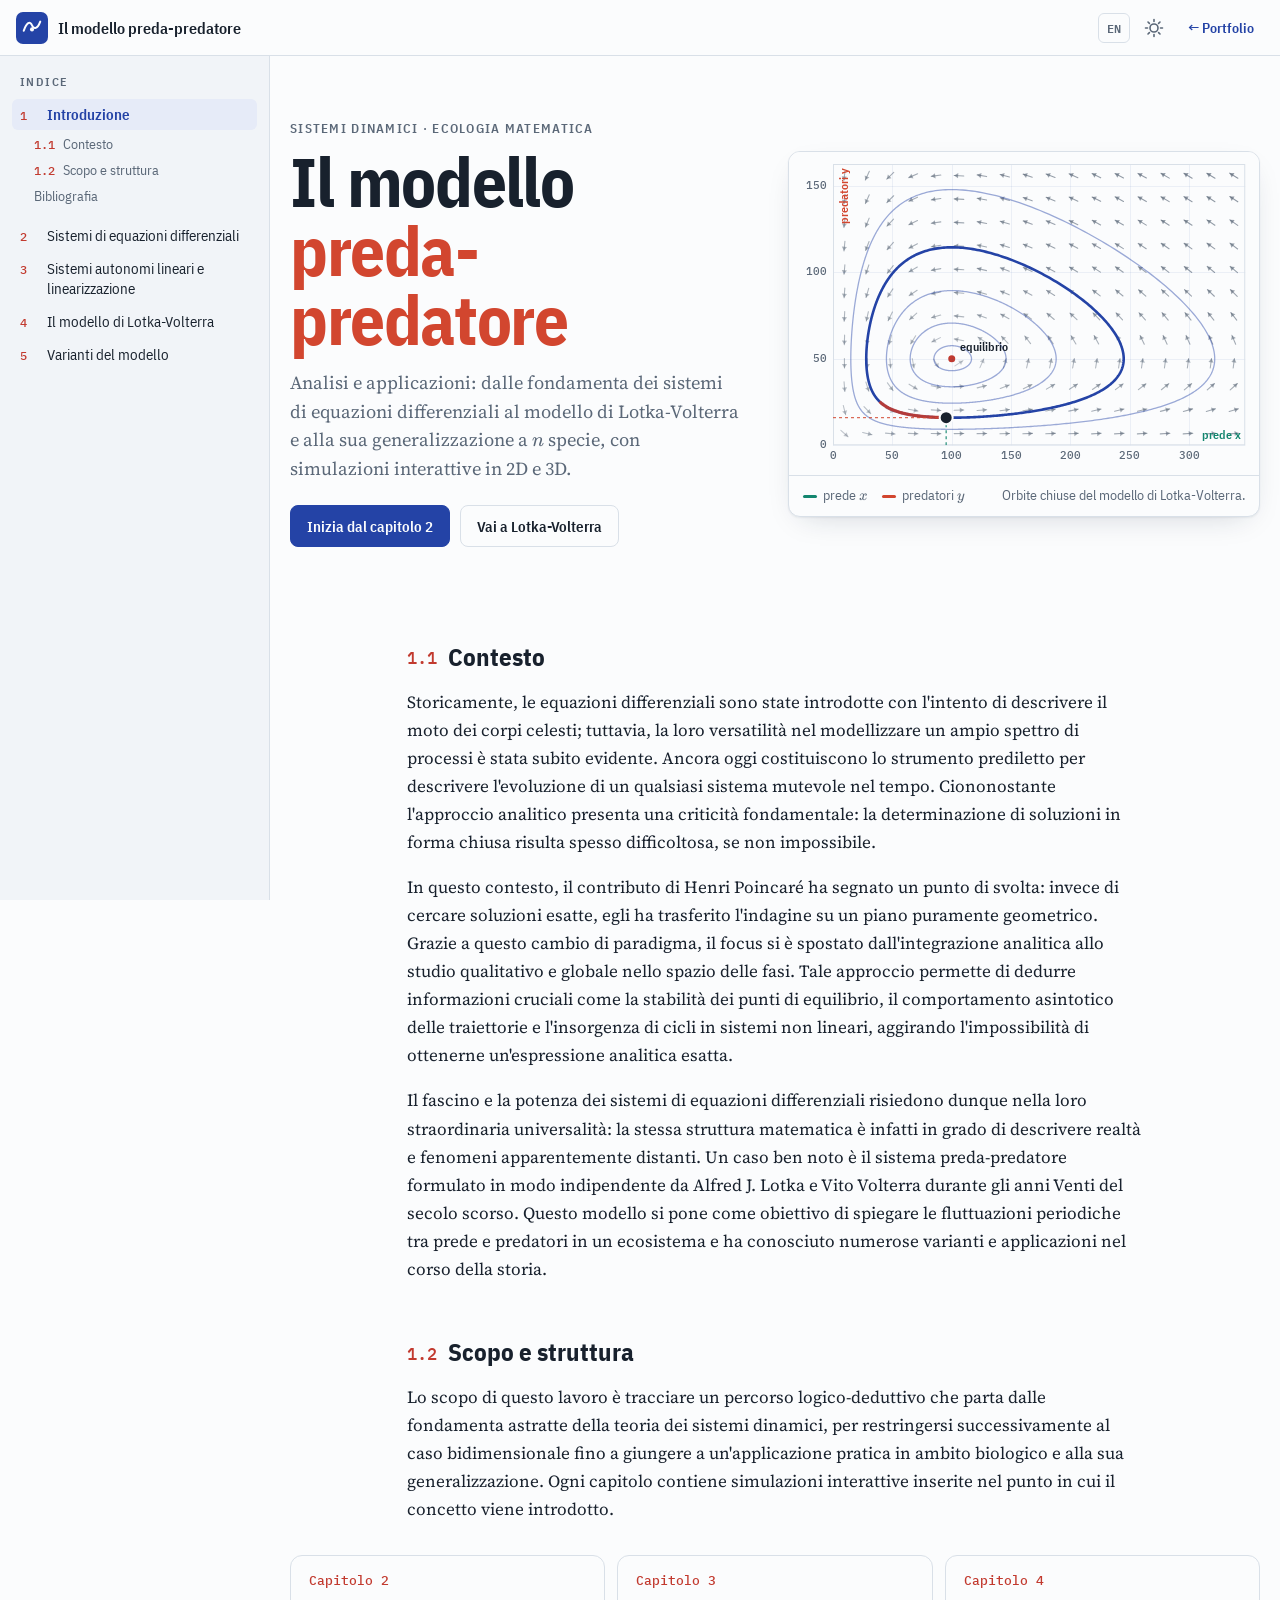
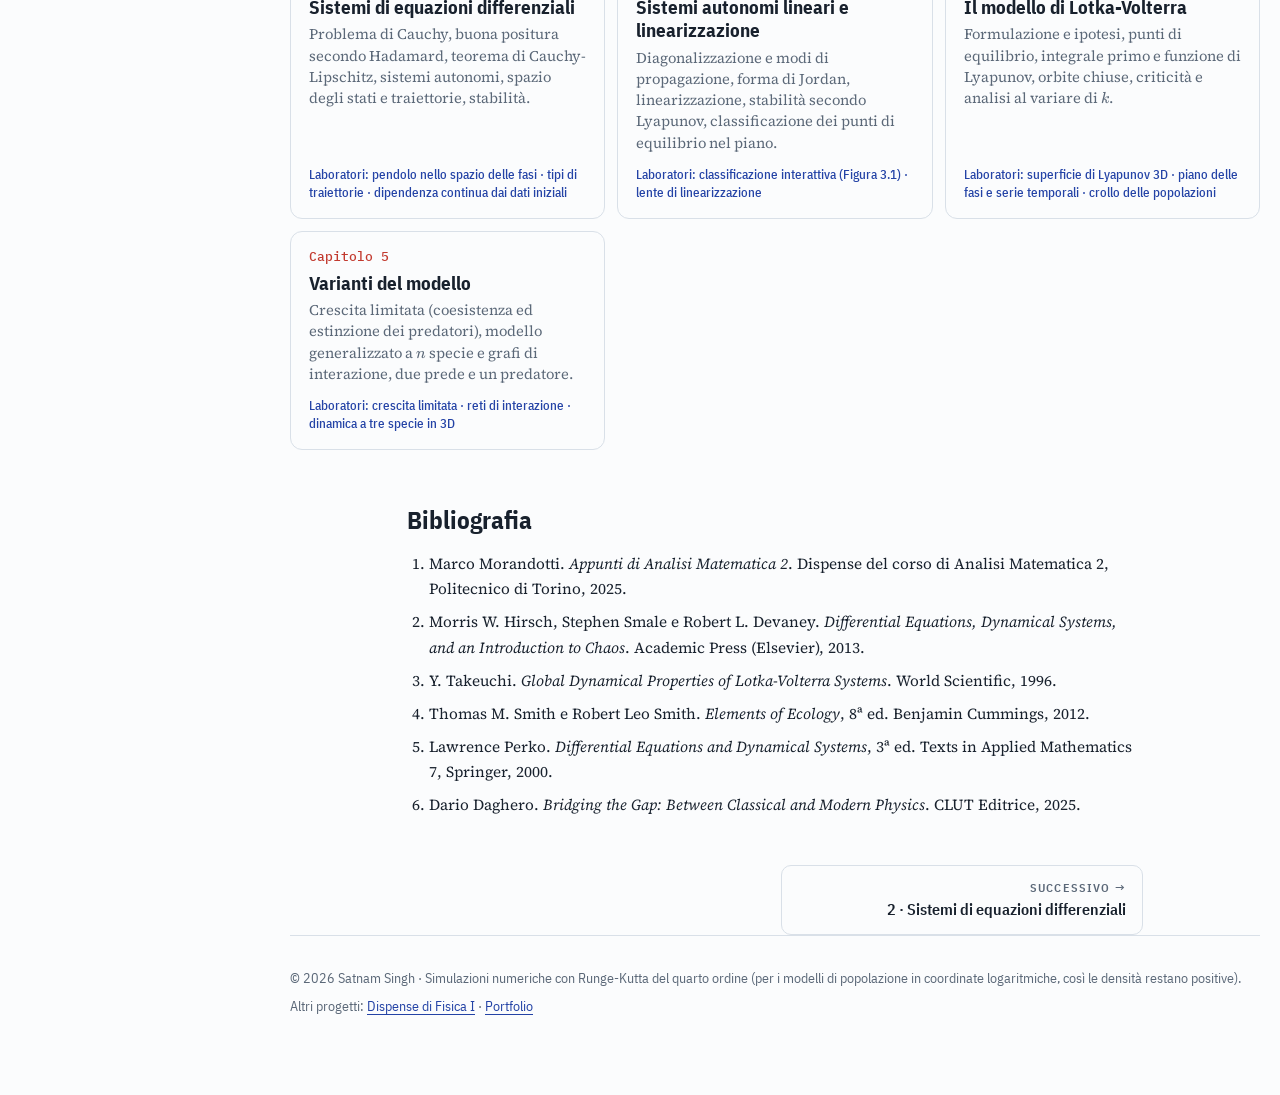
<file: index.html>
<!doctype html>
<html lang="it">
<head>
<meta charset="utf-8">
<title>Il modello preda-predatore – analisi e applicazioni</title>
<meta name="viewport" content="width=device-width, initial-scale=1, viewport-fit=cover">
<meta name="claude:viewport-fit-sides" content="cover">
<meta name="description" content="Il modello preda-predatore di Lotka-Volterra dalle basi: equazioni differenziali, spazio delle fasi, linearizzazione, funzione di Lyapunov e generalizzazione a n specie, con simulazioni interattive.">
<meta name="author" content="Satnam Singh">
<link rel="canonical" href="https://namsat.github.io/lotka-volterra/">
<meta property="og:title" content="Il modello preda-predatore – analisi e applicazioni">
<meta property="og:description" content="Il modello preda-predatore di Lotka-Volterra dalle basi: equazioni differenziali, spazio delle fasi, linearizzazione, funzione di Lyapunov e generalizzazione a n specie, con simulazioni interattive.">
<meta property="og:type" content="website">
<meta property="og:url" content="https://namsat.github.io/lotka-volterra/">
<meta property="og:site_name" content="Il modello preda-predatore">
<meta property="og:locale" content="it_IT">
<meta property="og:image" content="https://namsat.github.io/lotka-volterra/assets/og.png">
<meta name="twitter:card" content="summary_large_image">
<link rel="icon" href="assets/favicon.svg" type="image/svg+xml">
<link rel="icon" href="assets/favicon-48.png" sizes="48x48" type="image/png">
<link rel="apple-touch-icon" href="assets/apple-touch-icon.png">
<script type="application/ld+json">{"@context": "https://schema.org", "@type": "LearningResource", "headline": "Il modello preda-predatore – analisi e applicazioni", "name": "Il modello preda-predatore – analisi e applicazioni", "inLanguage": "it", "author": {"@type": "Person", "name": "Satnam Singh"}, "url": "https://namsat.github.io/lotka-volterra/", "image": "https://namsat.github.io/lotka-volterra/assets/og.png", "about": ["Lotka-Volterra", "sistemi dinamici", "equazioni differenziali"], "educationalLevel": "Università"}</script><script type="application/ld+json">{"@context": "https://schema.org", "@type": "BreadcrumbList", "itemListElement": [{"@type": "ListItem", "position": 1, "name": "Il modello preda-predatore", "item": "https://namsat.github.io/lotka-volterra/"}]}</script>
<script>try{var t=localStorage.getItem('lv-theme');if(t)document.documentElement.dataset.theme=t}catch(e){}</script>
<link rel="preconnect" href="https://fonts.googleapis.com">
<link rel="preconnect" href="https://fonts.gstatic.com" crossorigin>
<link rel="stylesheet" href="https://fonts.googleapis.com/css2?family=IBM+Plex+Mono:wght@400;500&family=IBM+Plex+Sans+Condensed:wght@500;600;700&family=Source+Serif+4:ital,opsz,wght@0,8..60,400;0,8..60,600;1,8..60,400&display=swap">
<link rel="stylesheet" href="assets/katex.min.css">
<link rel="stylesheet" href="assets/style.css">
<!-- analytics:start -->
<!-- Google tag (gtag.js) + consenso -->
<script>
(function(){
  if(!/(^|\.)namsat\.github\.io$/.test(location.hostname))return;
  var ID='G-EHDDLEJ30T',K='ss-consent',w=window,d=document;
  w.dataLayer=w.dataLayer||[];function gtag(){dataLayer.push(arguments)}w.gtag=gtag;
  var c=null;try{c=localStorage.getItem(K)}catch(e){}
  gtag('consent','default',{ad_storage:'denied',ad_user_data:'denied',ad_personalization:'denied',analytics_storage:c==='y'?'granted':'denied'});
  gtag('js',new Date());gtag('config',ID);
  var it=(d.documentElement.lang||'').slice(0,2)==='it';
  var T=it?{m:'Uso Google Analytics per contare le visite in forma aggregata. Niente pubblicità, niente profilazione.',y:'Accetta',n:'Rifiuta',p:'Preferenze cookie'}
          :{m:'I use Google Analytics to count visits in aggregate. No ads, no profiling.',y:'Accept',n:'Decline',p:'Cookie preferences'};
  function set(v){try{localStorage.setItem(K,v)}catch(e){}gtag('consent','update',{analytics_storage:v==='y'?'granted':'denied'});var b=d.getElementById('ss-cb');if(b)b.remove()}
  function show(){
    if(d.getElementById('ss-cb'))return;
    var b=d.createElement('div');b.id='ss-cb';b.setAttribute('role','dialog');b.setAttribute('aria-label',T.p);b.className='notranslate';
    b.innerHTML='<p>'+T.m+'</p><div><button type="button" data-v="n">'+T.n+'</button><button type="button" data-v="y">'+T.y+'</button></div>';
    b.addEventListener('click',function(e){var v=e.target.getAttribute&&e.target.getAttribute('data-v');if(v)set(v)});
    d.body.appendChild(b);
  }
  w.ssConsent=show;
  var css='#ss-cb{position:fixed;left:16px;right:16px;bottom:16px;z-index:2147483000;max-width:34rem;margin:0 auto;display:flex;flex-wrap:wrap;gap:.6rem 1rem;align-items:center;justify-content:space-between;padding:.75rem .9rem;border-radius:10px;font:14px/1.45 system-ui,-apple-system,Segoe UI,sans-serif;background:#fff;color:#1d1d1f;border:1px solid rgba(0,0,0,.14);box-shadow:0 8px 28px rgba(0,0,0,.16)}'
   +'#ss-cb p{margin:0;flex:1 1 16rem}#ss-cb div{display:flex;gap:.5rem}'
   +'#ss-cb button{font:inherit;cursor:pointer;padding:.4rem .9rem;border-radius:7px;border:1px solid currentColor;background:transparent;color:inherit}'
   +'#ss-cb button[data-v=y]{background:#1d1d1f;color:#fff;border-color:#1d1d1f}'
   +'@media (prefers-color-scheme:dark){:root:not([data-theme=light]) #ss-cb{background:#1f2023;color:#ececec;border-color:rgba(255,255,255,.16)}:root:not([data-theme=light]) #ss-cb button[data-v=y]{background:#ececec;color:#1f2023;border-color:#ececec}}'
   +':root[data-theme=dark] #ss-cb{background:#1f2023;color:#ececec;border-color:rgba(255,255,255,.16)}:root[data-theme=dark] #ss-cb button[data-v=y]{background:#ececec;color:#1f2023;border-color:#ececec}'
   +'.ss-cl{font:inherit;color:inherit;opacity:.75;background:none;border:0;padding:0;cursor:pointer;text-decoration:underline}';
  var st=d.createElement('style');st.textContent=css;d.head.appendChild(st);
  function ready(){
    var f=d.querySelectorAll('footer');f=f[f.length-1];
    if(f){var l=d.createElement('button');l.type='button';l.className='ss-cl';l.textContent=T.p;l.onclick=show;var p=d.createElement('p');p.appendChild(l);f.appendChild(p)}
    if(c!=='y'&&c!=='n')show();
  }
  if(d.readyState==='loading')d.addEventListener('DOMContentLoaded',ready);else ready();
})();
</script>
<script async src="https://www.googletagmanager.com/gtag/js?id=G-EHDDLEJ30T"></script>
<!-- analytics:end -->
</head>
<body>
<a class="skip" href="#main">Vai al contenuto</a>
<header class="top">
  <button class="icon-btn menu-btn" id="menu-btn" aria-label="Apri indice" aria-controls="side-nav" aria-expanded="false"><svg viewBox="0 0 20 20" aria-hidden="true"><path d="M3 5h14M3 10h14M3 15h14"/></svg></button>
  <a class="brand" href="index.html"><span class="brand-mark" aria-hidden="true"><svg viewBox="0 0 24 24"><path d="M3 15c3-9 7-11 9-6s6 4 9-4" fill="none" stroke="#fbfcfd" stroke-width="2.2" stroke-linecap="round"/><circle cx="12" cy="13.5" r="2.2" fill="#fbfcfd"/></svg></span><span class="brand-t">Il modello preda-predatore</span></a>
  <div class="top-r" style="margin-left:auto">
    <a class="en-btn" id="en-btn" href="#" hidden translate="no" lang="en" title="Read in English (Google Translate)">EN</a>
    <button class="icon-btn" id="theme-btn" aria-label="Cambia tema"><svg viewBox="0 0 20 20" aria-hidden="true"><circle cx="10" cy="10" r="4"/><path d="M10 1.5v2M10 16.5v2M1.5 10h2M16.5 10h2M4 4l1.4 1.4M14.6 14.6 16 16M4 16l1.4-1.4M14.6 5.4 16 4"/></svg></button>
    <a class="port" href="/">← Portfolio</a>
  </div>
</header>
<div class="layout">
  <nav class="side-nav" id="side-nav" aria-label="Indice">
    <h2>Indice</h2>
    <ol>
<li><a href="index.html" class="cur" aria-current="page"><span class="n">1</span><span>Introduzione</span></a>
<ol>
<li><a href="#contesto"><span class="n">1.1</span>Contesto</a></li>
<li><a href="#percorso"><span class="n">1.2</span>Scopo e struttura</a></li>
<li><a href="#bibliografia">Bibliografia</a></li>
</ol>
</li>
<li><a href="capitolo-2.html"><span class="n">2</span><span>Sistemi di equazioni differenziali</span></a>
</li>
<li><a href="capitolo-3.html"><span class="n">3</span><span>Sistemi autonomi lineari e linearizzazione</span></a>
</li>
<li><a href="capitolo-4.html"><span class="n">4</span><span>Il modello di Lotka-Volterra</span></a>
</li>
<li><a href="capitolo-5.html"><span class="n">5</span><span>Varianti del modello</span></a>
</li>
</ol>
  </nav>
  <div class="scrim" id="scrim" hidden></div>
  <main class="content" id="main">
<section class="hero">
  <div>
    <p class="eyebrow">Sistemi dinamici · ecologia matematica</p>
    <h1>Il modello <span class="c2">preda-predatore</span></h1>
    <p class="lede">Analisi e applicazioni: dalle fondamenta dei sistemi di equazioni differenziali al modello di Lotka-Volterra e alla sua generalizzazione a <span class="math inline notranslate" translate="no"><span class="katex"><span class="katex-html" aria-hidden="true"><span class="base"><span class="strut" style="height:0.4306em;"></span><span class="mord mathnormal">n</span></span></span></span></span> specie, con simulazioni interattive in 2D e 3D.</p>
    <div class="cta"><a class="btn btn-p" href="capitolo-2.html">Inizia dal capitolo 2</a><a class="btn" href="capitolo-4.html">Vai a Lotka-Volterra</a></div>
  </div>
  <figure class="hero-fig">
    <canvas id="hero-cv" width="640" height="440" aria-label="Animazione di un'orbita di Lotka-Volterra nel piano delle fasi"></canvas>
    <figcaption><span class="legend"><span><i style="background:var(--sp1)"></i>prede <span class="math inline notranslate" translate="no"><span class="katex"><span class="katex-html" aria-hidden="true"><span class="base"><span class="strut" style="height:0.4306em;"></span><span class="mord mathnormal">x</span></span></span></span></span></span><span><i style="background:var(--sp2)"></i>predatori <span class="math inline notranslate" translate="no"><span class="katex"><span class="katex-html" aria-hidden="true"><span class="base"><span class="strut" style="height:0.625em;vertical-align:-0.1944em;"></span><span class="mord mathnormal" style="margin-right:0.0359em;">y</span></span></span></span></span></span></span><span>Orbite chiuse del modello di Lotka-Volterra.</span></figcaption>
  </figure>
</section>

<article class="prose">
<h2 id="contesto"><span class="hn">1.1</span> Contesto</h2>
<p>Storicamente, le equazioni differenziali sono state introdotte con l'intento di descrivere il moto dei corpi celesti; tuttavia, la loro versatilità nel modellizzare un ampio spettro di processi è stata subito evidente. Ancora oggi costituiscono lo strumento prediletto per descrivere l'evoluzione di un qualsiasi sistema mutevole nel tempo. Ciononostante l'approccio analitico presenta una criticità fondamentale: la determinazione di soluzioni in forma chiusa risulta spesso difficoltosa, se non impossibile.</p>
<p>In questo contesto, il contributo di Henri Poincaré ha segnato un punto di svolta: invece di cercare soluzioni esatte, egli ha trasferito l'indagine su un piano puramente geometrico. Grazie a questo cambio di paradigma, il focus si è spostato dall'integrazione analitica allo studio qualitativo e globale nello spazio delle fasi. Tale approccio permette di dedurre informazioni cruciali come la stabilità dei punti di equilibrio, il comportamento asintotico delle traiettorie e l'insorgenza di cicli in sistemi non lineari, aggirando l'impossibilità di ottenerne un'espressione analitica esatta.</p>
<p>Il fascino e la potenza dei sistemi di equazioni differenziali risiedono dunque nella loro straordinaria universalità: la stessa struttura matematica è infatti in grado di descrivere realtà e fenomeni apparentemente distanti. Un caso ben noto è il sistema preda-predatore formulato in modo indipendente da Alfred J. Lotka e Vito Volterra durante gli anni Venti del secolo scorso. Questo modello si pone come obiettivo di spiegare le fluttuazioni periodiche tra prede e predatori in un ecosistema e ha conosciuto numerose varianti e applicazioni nel corso della storia.</p>

<h2 id="percorso"><span class="hn">1.2</span> Scopo e struttura</h2>
<p>Lo scopo di questo lavoro è tracciare un percorso logico-deduttivo che parta dalle fondamenta astratte della teoria dei sistemi dinamici, per restringersi successivamente al caso bidimensionale fino a giungere a un'applicazione pratica in ambito biologico e alla sua generalizzazione. Ogni capitolo contiene simulazioni interattive inserite nel punto in cui il concetto viene introdotto.</p>
</article>

<ol class="chap-cards">
  <li><a href="capitolo-2.html"><span class="card-n">Capitolo 2</span><span class="card-t">Sistemi di equazioni differenziali</span><span class="card-d">Problema di Cauchy, buona positura secondo Hadamard, teorema di Cauchy-Lipschitz, sistemi autonomi, spazio degli stati e traiettorie, stabilità.</span><span class="card-l">Laboratori: pendolo nello spazio delle fasi · tipi di traiettorie · dipendenza continua dai dati iniziali</span></a></li>
  <li><a href="capitolo-3.html"><span class="card-n">Capitolo 3</span><span class="card-t">Sistemi autonomi lineari e linearizzazione</span><span class="card-d">Diagonalizzazione e modi di propagazione, forma di Jordan, linearizzazione, stabilità secondo Lyapunov, classificazione dei punti di equilibrio nel piano.</span><span class="card-l">Laboratori: classificazione interattiva (Figura 3.1) · lente di linearizzazione</span></a></li>
  <li><a href="capitolo-4.html"><span class="card-n">Capitolo 4</span><span class="card-t">Il modello di Lotka-Volterra</span><span class="card-d">Formulazione e ipotesi, punti di equilibrio, integrale primo e funzione di Lyapunov, orbite chiuse, criticità e analisi al variare di <span class="math inline notranslate" translate="no"><span class="katex"><span class="katex-html" aria-hidden="true"><span class="base"><span class="strut" style="height:0.6944em;"></span><span class="mord mathnormal" style="margin-right:0.0315em;">k</span></span></span></span></span>.</span><span class="card-l">Laboratori: superficie di Lyapunov 3D · piano delle fasi e serie temporali · crollo delle popolazioni</span></a></li>
  <li><a href="capitolo-5.html"><span class="card-n">Capitolo 5</span><span class="card-t">Varianti del modello</span><span class="card-d">Crescita limitata (coesistenza ed estinzione dei predatori), modello generalizzato a <span class="math inline notranslate" translate="no"><span class="katex"><span class="katex-html" aria-hidden="true"><span class="base"><span class="strut" style="height:0.4306em;"></span><span class="mord mathnormal">n</span></span></span></span></span> specie e grafi di interazione, due prede e un predatore.</span><span class="card-l">Laboratori: crescita limitata · reti di interazione · dinamica a tre specie in 3D</span></a></li>
</ol>

<article class="prose">
<h2 id="bibliografia">Bibliografia</h2>
<ol class="biblio">
  <li>Marco Morandotti. <em>Appunti di Analisi Matematica 2</em>. Dispense del corso di Analisi Matematica 2, Politecnico di Torino, 2025.</li>
  <li>Morris W. Hirsch, Stephen Smale e Robert L. Devaney. <em>Differential Equations, Dynamical Systems, and an Introduction to Chaos</em>. Academic Press (Elsevier), 2013.</li>
  <li>Y. Takeuchi. <em>Global Dynamical Properties of Lotka-Volterra Systems</em>. World Scientific, 1996.</li>
  <li>Thomas M. Smith e Robert Leo Smith. <em>Elements of Ecology</em>, 8ª ed. Benjamin Cummings, 2012.</li>
  <li>Lawrence Perko. <em>Differential Equations and Dynamical Systems</em>, 3ª ed. Texts in Applied Mathematics 7, Springer, 2000.</li>
  <li>Dario Daghero. <em>Bridging the Gap: Between Classical and Modern Physics</em>. CLUT Editrice, 2025.</li>
</ol>
</article>

    <nav class="pn-row" aria-label="Capitoli"><span></span><a class="pn next" href="capitolo-2.html" rel="next"><span class="pn-l">Successivo →</span><span class="pn-t">2 · Sistemi di equazioni differenziali</span></a></nav>
    <footer class="foot">
      <p>© 2026 Satnam Singh · Simulazioni numeriche con Runge-Kutta del quarto ordine (per i modelli di popolazione in coordinate logaritmiche, così le densità restano positive).</p>
      <p>Altri progetti: <a href="https://namsat.github.io/fisica1/">Dispense di Fisica I</a> · <a href="/">Portfolio</a></p>
    </footer>
  </main>
</div>
<script src="assets/lv.js"></script>
</body>
</html>
</file>
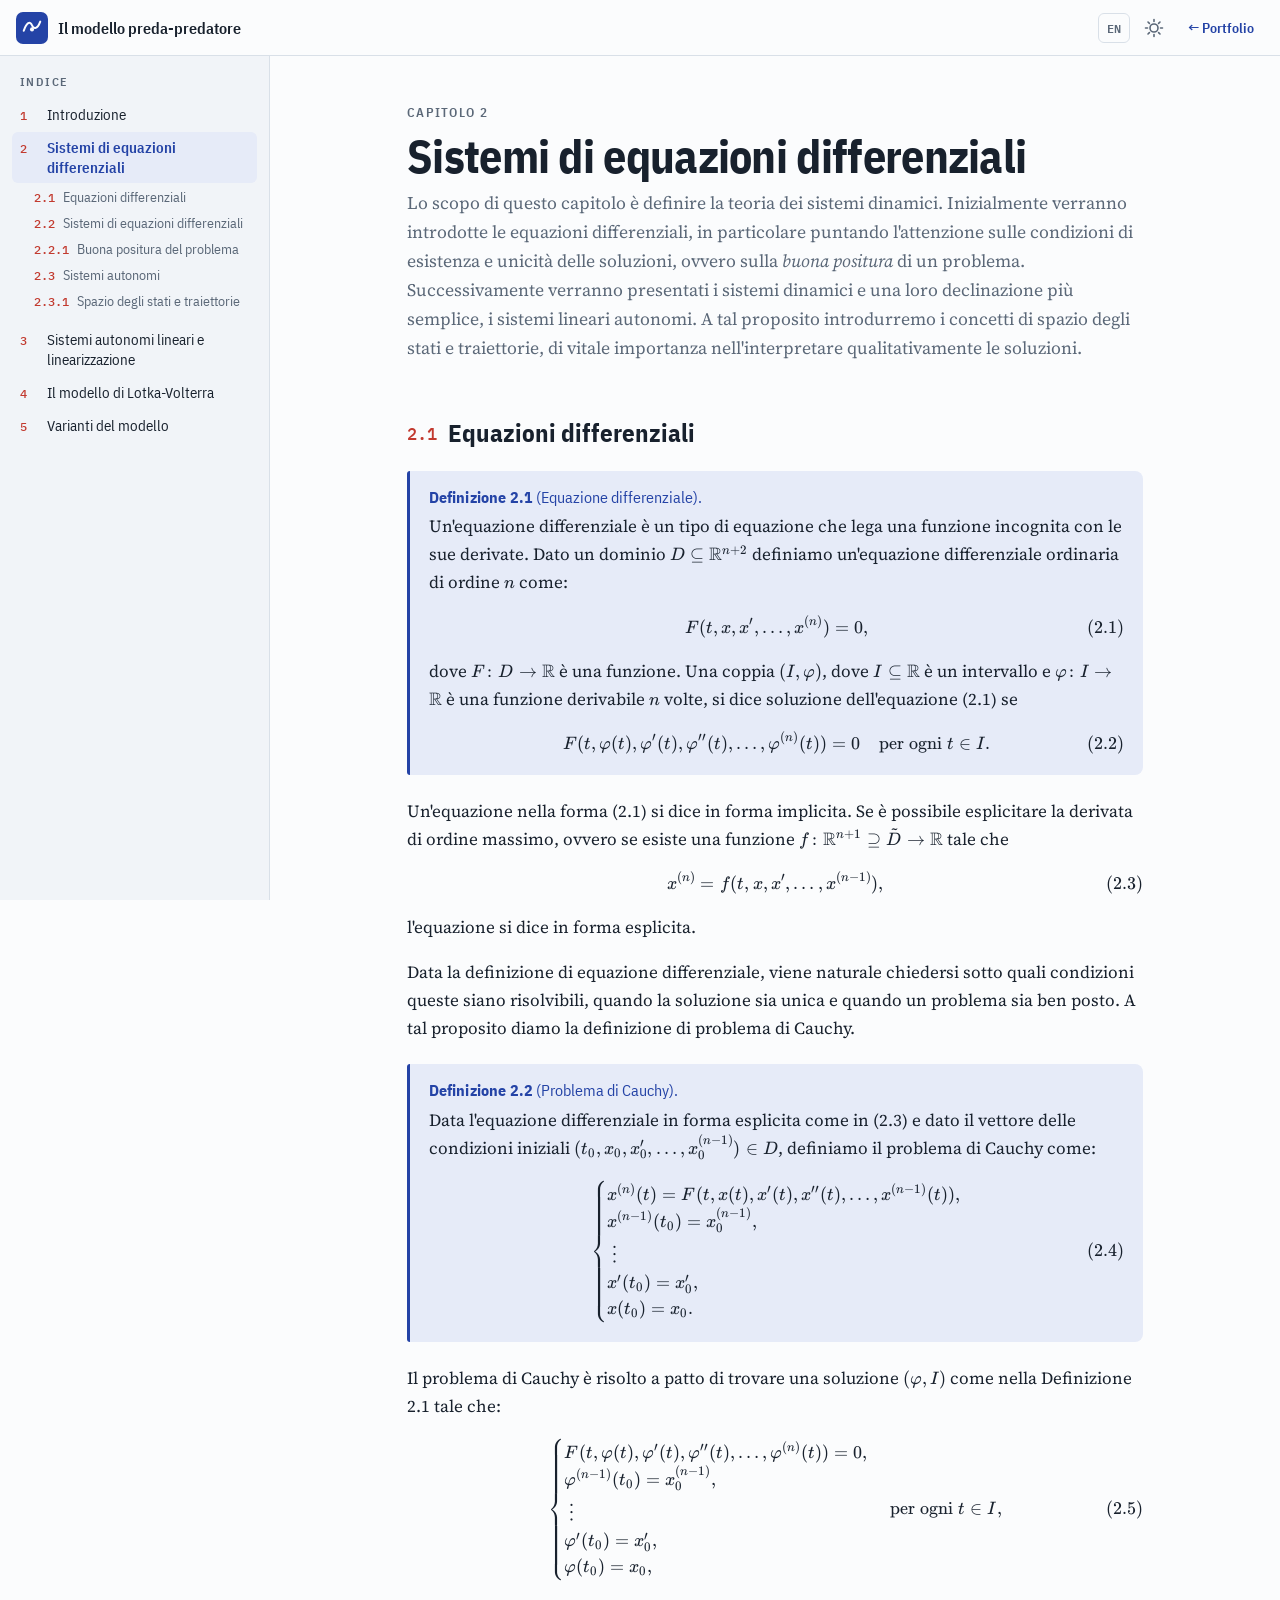
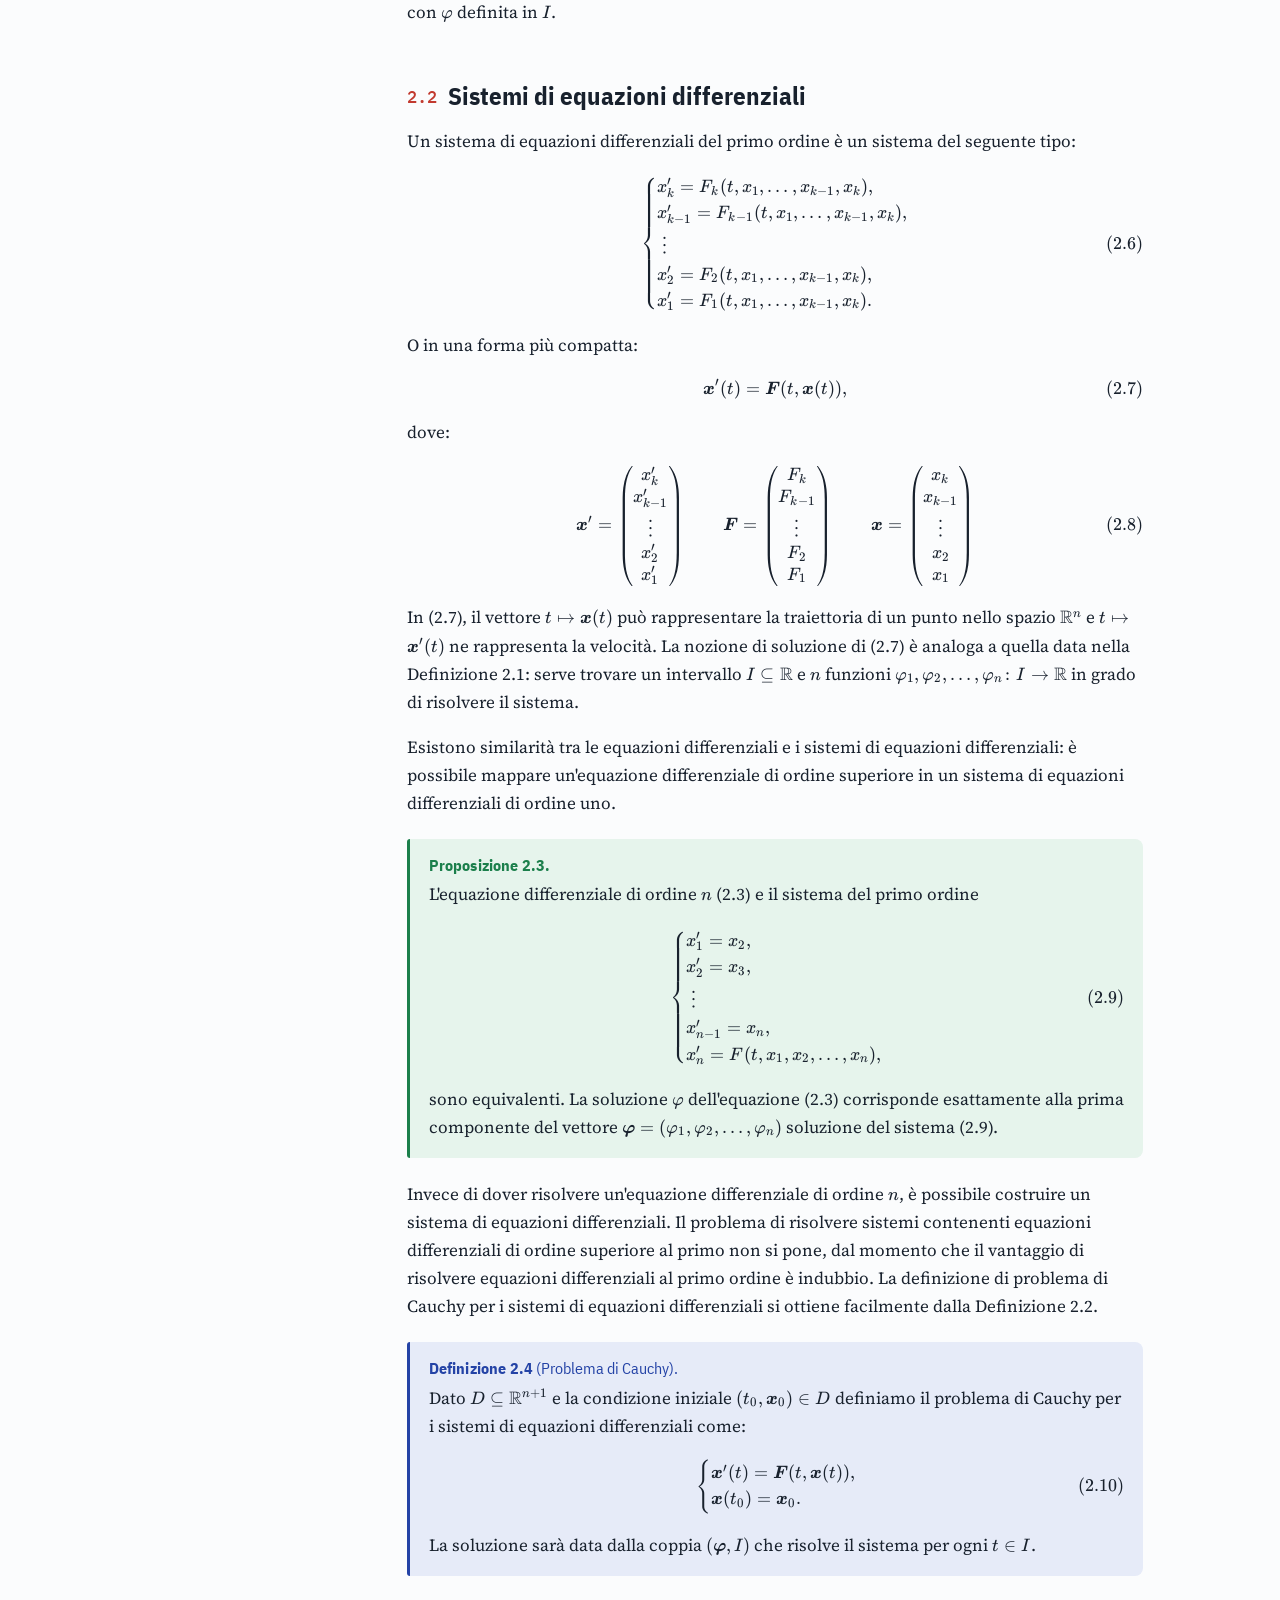
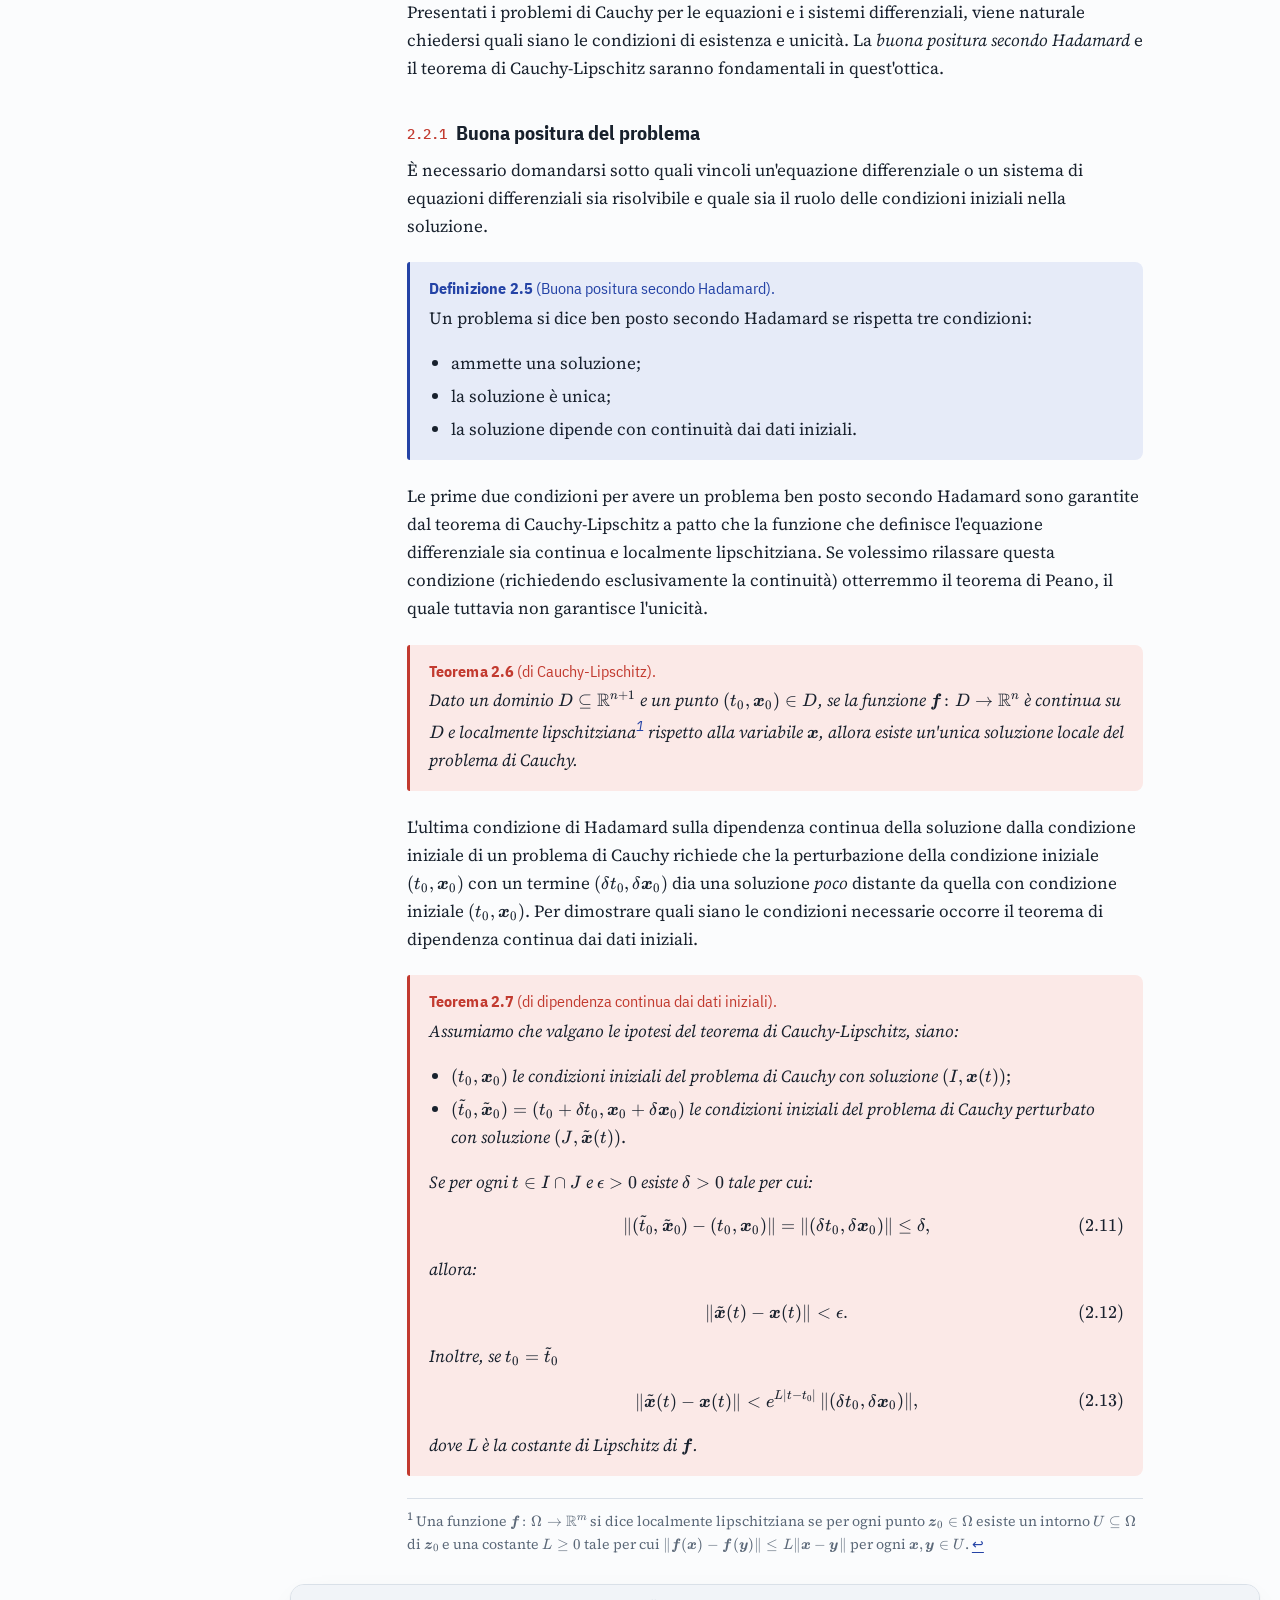
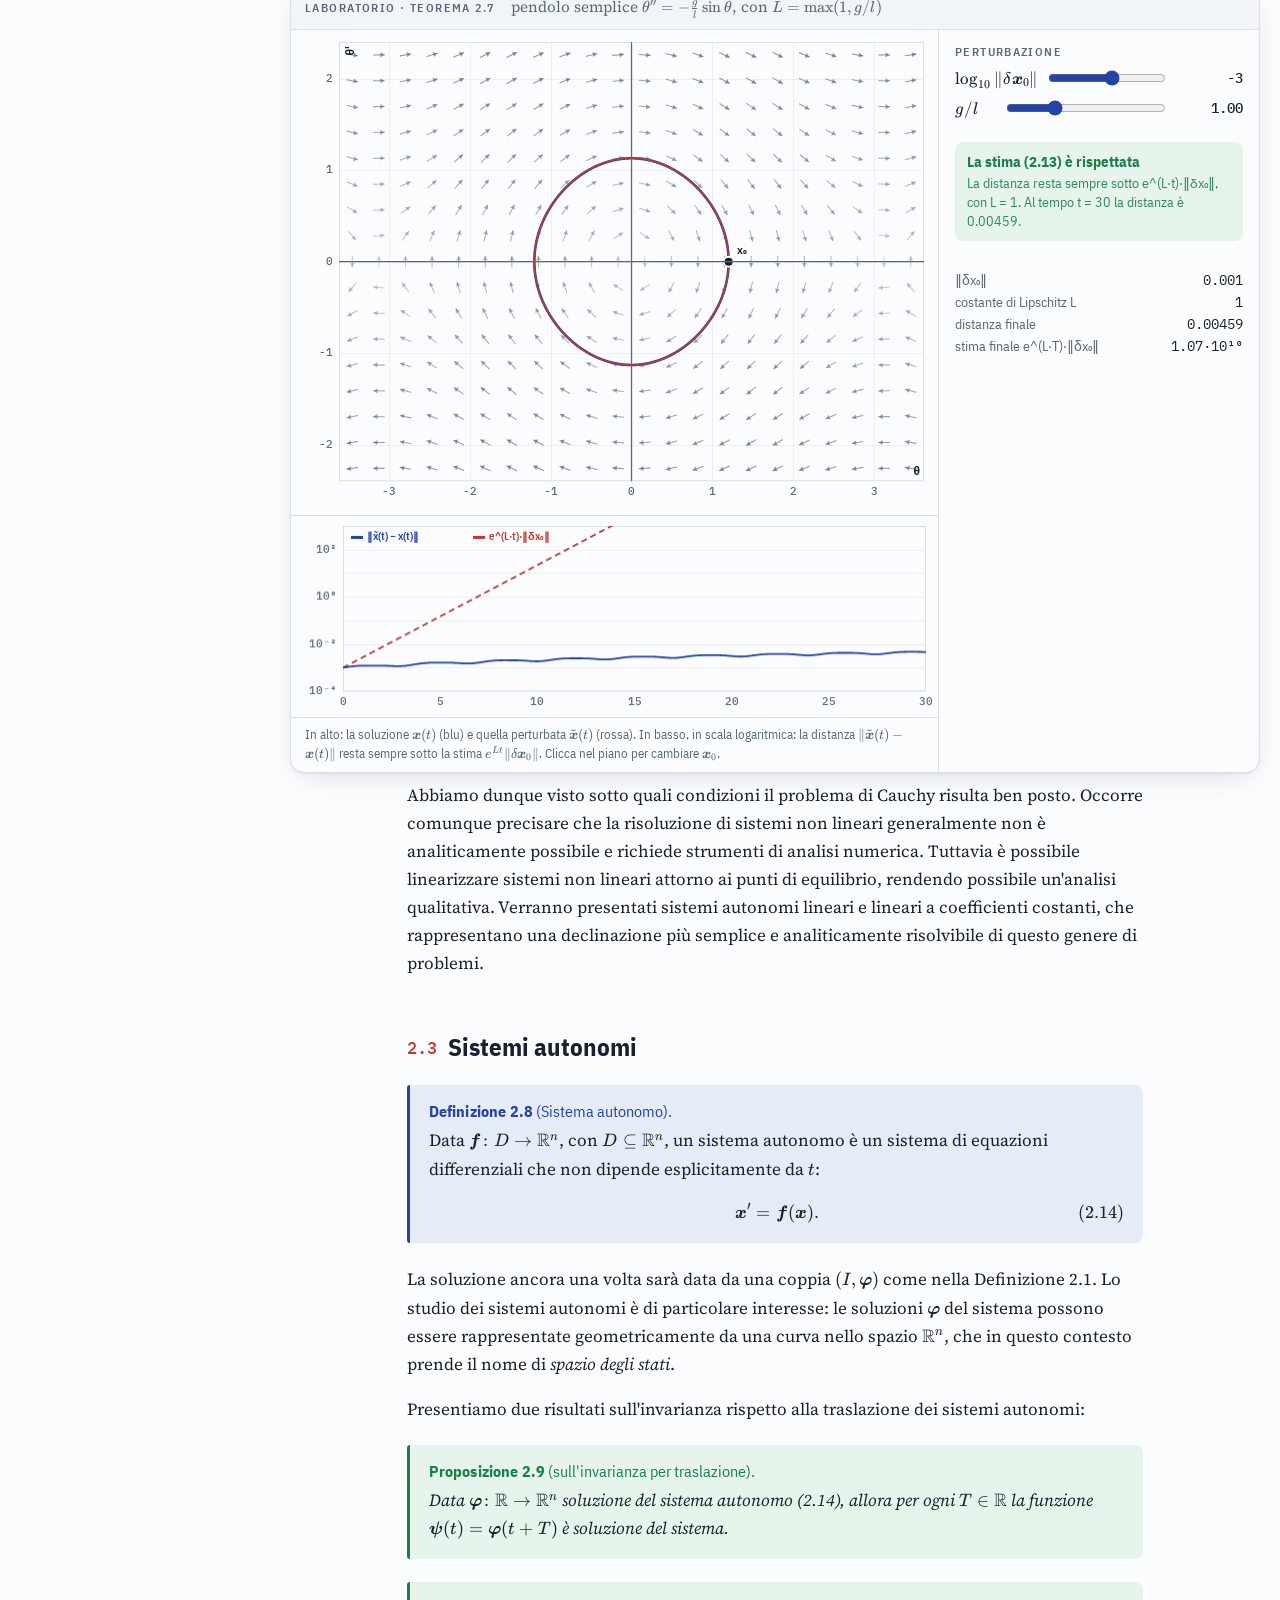
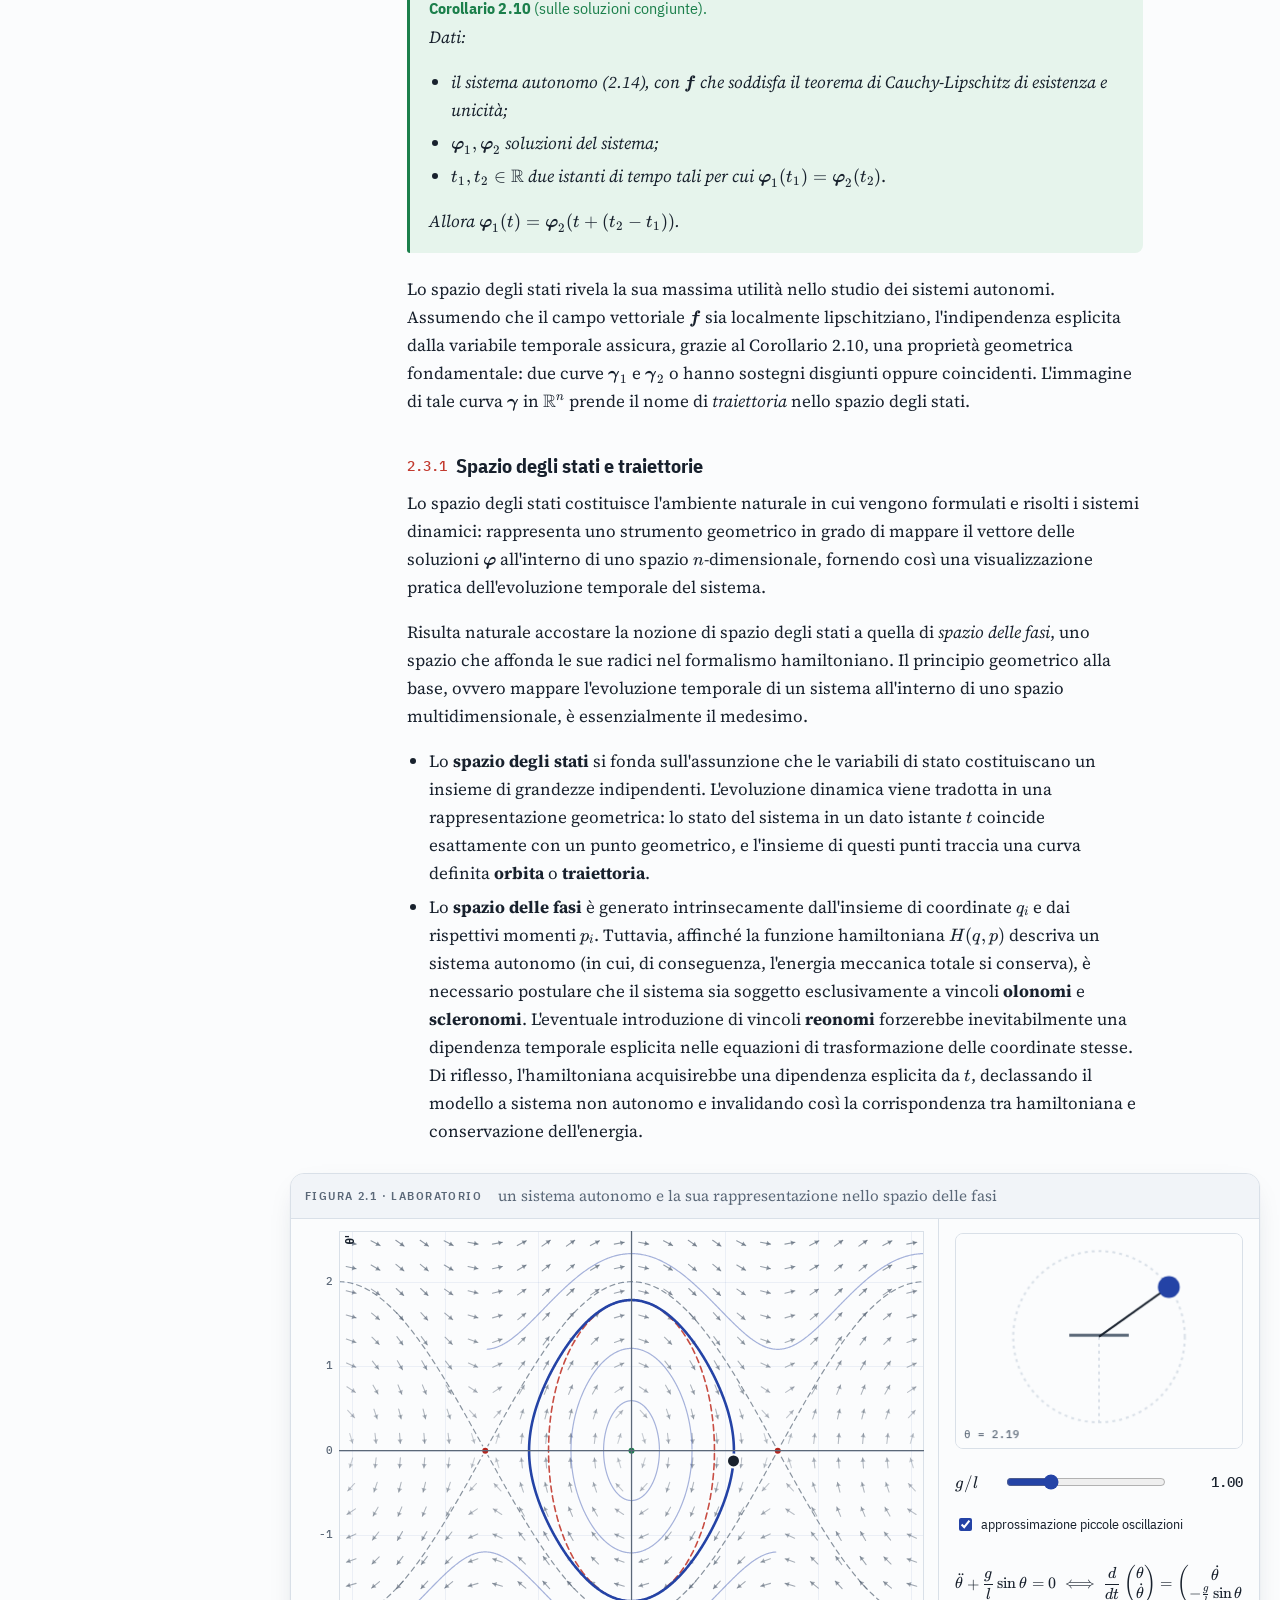
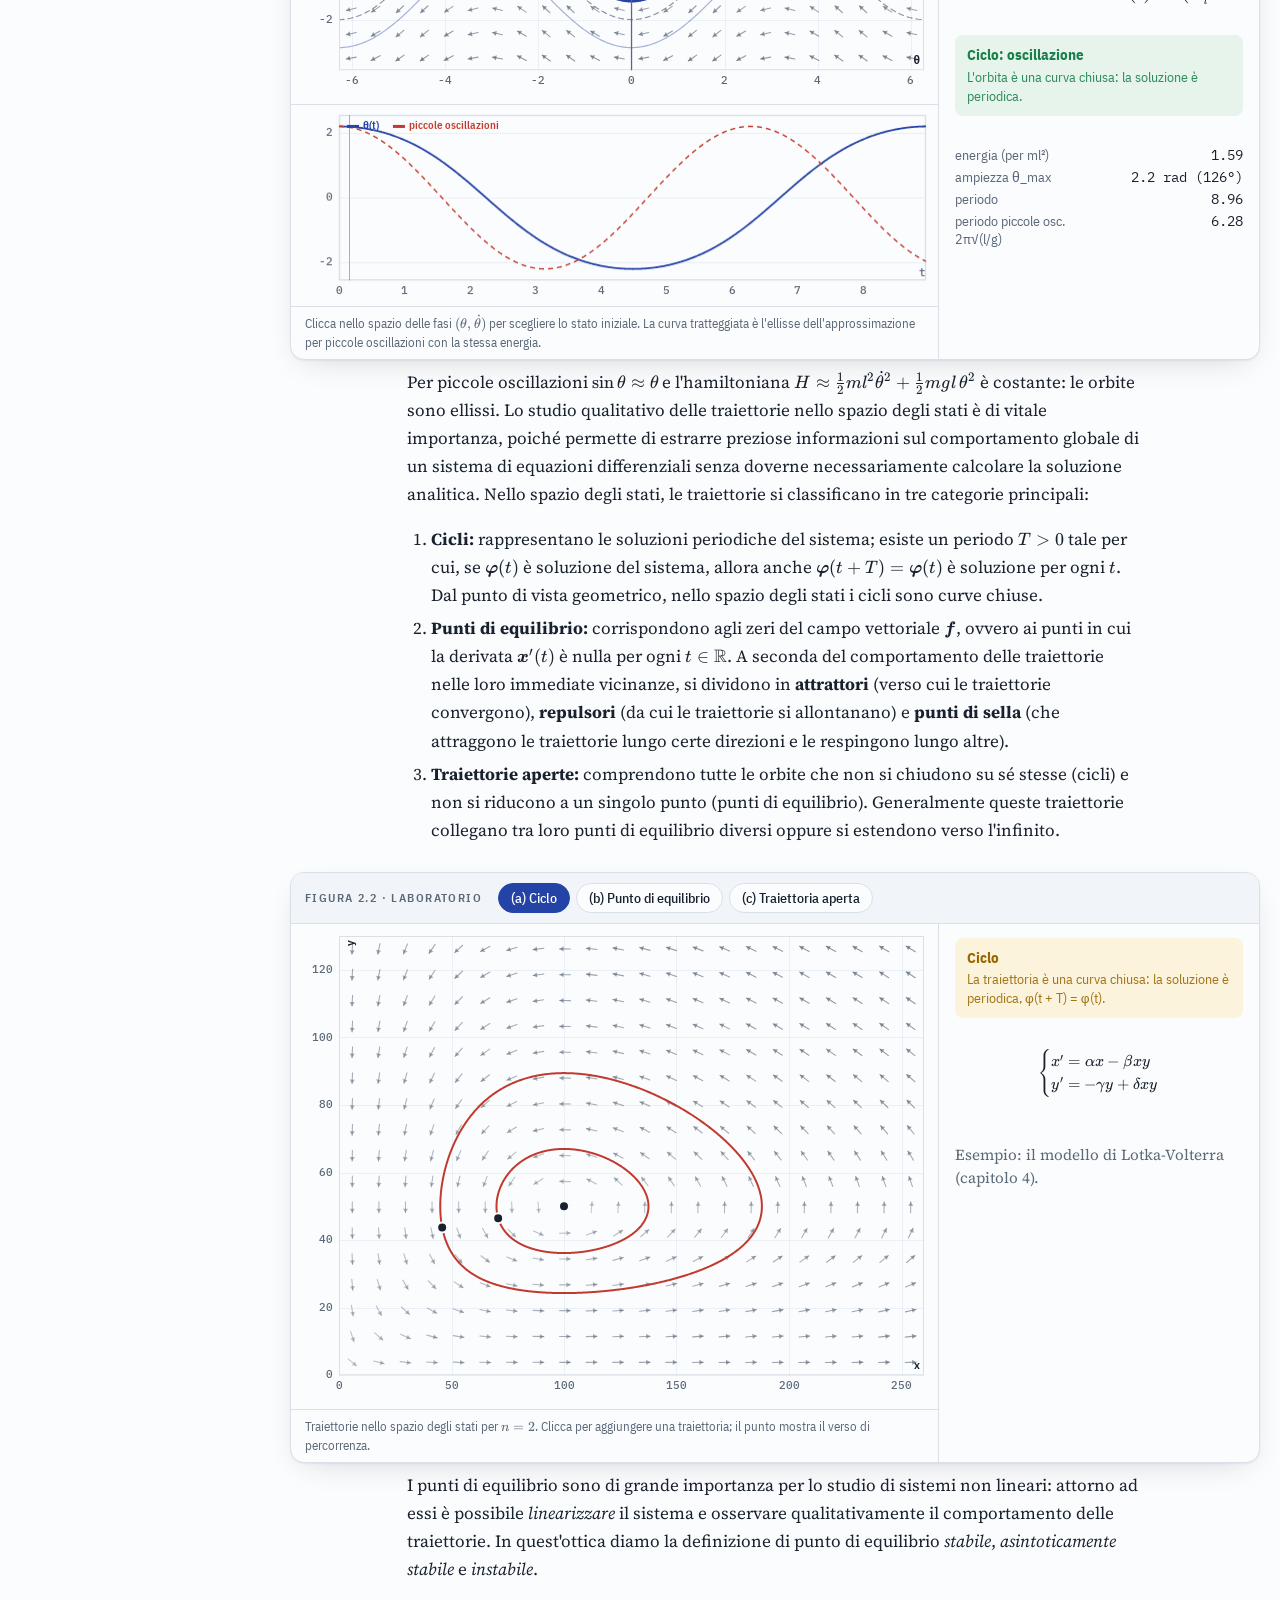
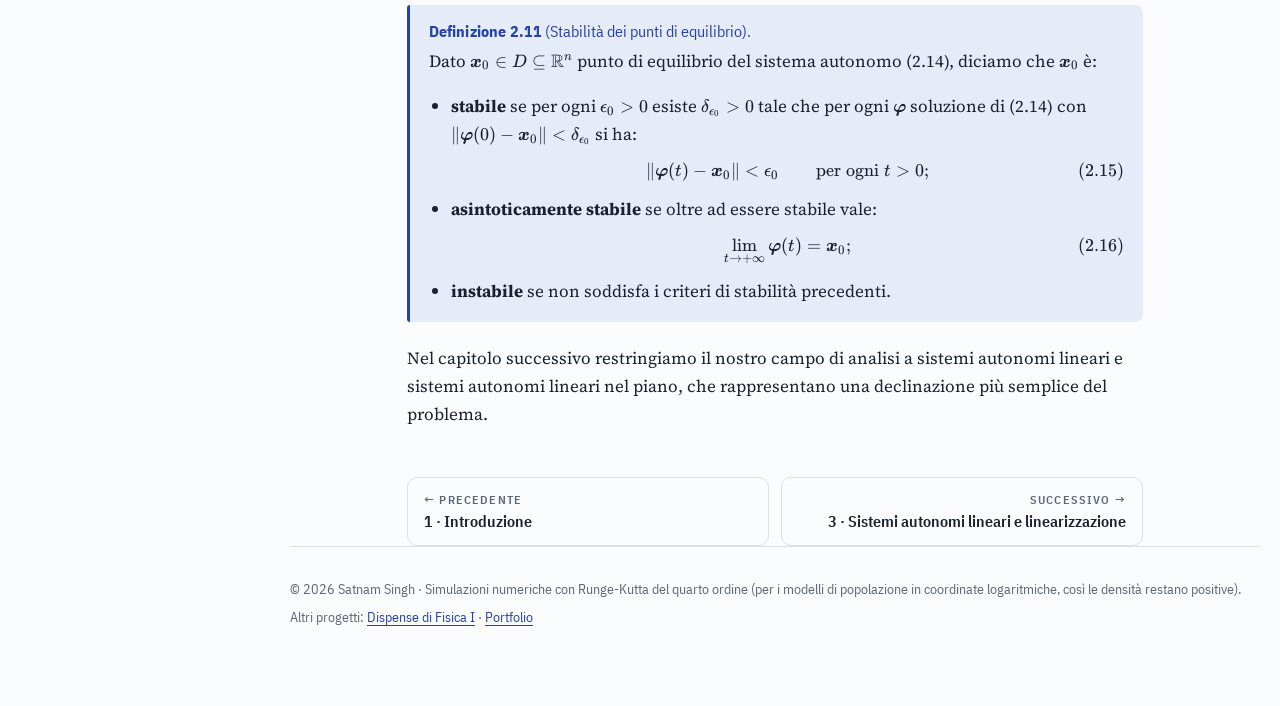
<file: capitolo-2.html>
<!doctype html>
<html lang="it">
<head>
<meta charset="utf-8">
<title>Sistemi di equazioni differenziali – problema di Cauchy, sistemi autonomi e spazio degli stati</title>
<meta name="viewport" content="width=device-width, initial-scale=1, viewport-fit=cover">
<meta name="claude:viewport-fit-sides" content="cover">
<meta name="description" content="Equazioni e sistemi differenziali, problema di Cauchy, buona positura secondo Hadamard, teorema di Cauchy-Lipschitz, dipendenza continua, sistemi autonomi, spazio degli stati e stabilità degli equilibri.">
<meta name="author" content="Satnam Singh">
<link rel="canonical" href="https://namsat.github.io/lotka-volterra/capitolo-2.html">
<meta property="og:title" content="Sistemi di equazioni differenziali – problema di Cauchy, sistemi autonomi e spazio degli stati">
<meta property="og:description" content="Equazioni e sistemi differenziali, problema di Cauchy, buona positura secondo Hadamard, teorema di Cauchy-Lipschitz, dipendenza continua, sistemi autonomi, spazio degli stati e stabilità degli equilibri.">
<meta property="og:type" content="article">
<meta property="og:url" content="https://namsat.github.io/lotka-volterra/capitolo-2.html">
<meta property="og:site_name" content="Il modello preda-predatore">
<meta property="og:locale" content="it_IT">
<meta property="og:image" content="https://namsat.github.io/lotka-volterra/assets/og.png">
<meta name="twitter:card" content="summary_large_image">
<link rel="icon" href="assets/favicon.svg" type="image/svg+xml">
<link rel="icon" href="assets/favicon-48.png" sizes="48x48" type="image/png">
<link rel="apple-touch-icon" href="assets/apple-touch-icon.png">
<script type="application/ld+json">{"@context": "https://schema.org", "@type": "Article", "headline": "Sistemi di equazioni differenziali – problema di Cauchy, sistemi autonomi e spazio degli stati", "name": "Sistemi di equazioni differenziali – problema di Cauchy, sistemi autonomi e spazio degli stati", "inLanguage": "it", "author": {"@type": "Person", "name": "Satnam Singh"}, "url": "https://namsat.github.io/lotka-volterra/capitolo-2.html", "image": "https://namsat.github.io/lotka-volterra/assets/og.png", "about": ["Lotka-Volterra", "sistemi dinamici", "equazioni differenziali"], "educationalLevel": "Università"}</script><script type="application/ld+json">{"@context": "https://schema.org", "@type": "BreadcrumbList", "itemListElement": [{"@type": "ListItem", "position": 1, "name": "Il modello preda-predatore", "item": "https://namsat.github.io/lotka-volterra/"}, {"@type": "ListItem", "position": 2, "name": "Sistemi di equazioni differenziali", "item": "https://namsat.github.io/lotka-volterra/capitolo-2.html"}]}</script>
<script>try{var t=localStorage.getItem('lv-theme');if(t)document.documentElement.dataset.theme=t}catch(e){}</script>
<link rel="preconnect" href="https://fonts.googleapis.com">
<link rel="preconnect" href="https://fonts.gstatic.com" crossorigin>
<link rel="stylesheet" href="https://fonts.googleapis.com/css2?family=IBM+Plex+Mono:wght@400;500&family=IBM+Plex+Sans+Condensed:wght@500;600;700&family=Source+Serif+4:ital,opsz,wght@0,8..60,400;0,8..60,600;1,8..60,400&display=swap">
<link rel="stylesheet" href="assets/katex.min.css">
<link rel="stylesheet" href="assets/style.css">
<!-- analytics:start -->
<!-- Google tag (gtag.js) + consenso -->
<script>
(function(){
  if(!/(^|\.)namsat\.github\.io$/.test(location.hostname))return;
  var ID='G-EHDDLEJ30T',K='ss-consent',w=window,d=document;
  w.dataLayer=w.dataLayer||[];function gtag(){dataLayer.push(arguments)}w.gtag=gtag;
  var c=null;try{c=localStorage.getItem(K)}catch(e){}
  gtag('consent','default',{ad_storage:'denied',ad_user_data:'denied',ad_personalization:'denied',analytics_storage:c==='y'?'granted':'denied'});
  gtag('js',new Date());gtag('config',ID);
  var it=(d.documentElement.lang||'').slice(0,2)==='it';
  var T=it?{m:'Uso Google Analytics per contare le visite in forma aggregata. Niente pubblicità, niente profilazione.',y:'Accetta',n:'Rifiuta',p:'Preferenze cookie'}
          :{m:'I use Google Analytics to count visits in aggregate. No ads, no profiling.',y:'Accept',n:'Decline',p:'Cookie preferences'};
  function set(v){try{localStorage.setItem(K,v)}catch(e){}gtag('consent','update',{analytics_storage:v==='y'?'granted':'denied'});var b=d.getElementById('ss-cb');if(b)b.remove()}
  function show(){
    if(d.getElementById('ss-cb'))return;
    var b=d.createElement('div');b.id='ss-cb';b.setAttribute('role','dialog');b.setAttribute('aria-label',T.p);b.className='notranslate';
    b.innerHTML='<p>'+T.m+'</p><div><button type="button" data-v="n">'+T.n+'</button><button type="button" data-v="y">'+T.y+'</button></div>';
    b.addEventListener('click',function(e){var v=e.target.getAttribute&&e.target.getAttribute('data-v');if(v)set(v)});
    d.body.appendChild(b);
  }
  w.ssConsent=show;
  var css='#ss-cb{position:fixed;left:16px;right:16px;bottom:16px;z-index:2147483000;max-width:34rem;margin:0 auto;display:flex;flex-wrap:wrap;gap:.6rem 1rem;align-items:center;justify-content:space-between;padding:.75rem .9rem;border-radius:10px;font:14px/1.45 system-ui,-apple-system,Segoe UI,sans-serif;background:#fff;color:#1d1d1f;border:1px solid rgba(0,0,0,.14);box-shadow:0 8px 28px rgba(0,0,0,.16)}'
   +'#ss-cb p{margin:0;flex:1 1 16rem}#ss-cb div{display:flex;gap:.5rem}'
   +'#ss-cb button{font:inherit;cursor:pointer;padding:.4rem .9rem;border-radius:7px;border:1px solid currentColor;background:transparent;color:inherit}'
   +'#ss-cb button[data-v=y]{background:#1d1d1f;color:#fff;border-color:#1d1d1f}'
   +'@media (prefers-color-scheme:dark){:root:not([data-theme=light]) #ss-cb{background:#1f2023;color:#ececec;border-color:rgba(255,255,255,.16)}:root:not([data-theme=light]) #ss-cb button[data-v=y]{background:#ececec;color:#1f2023;border-color:#ececec}}'
   +':root[data-theme=dark] #ss-cb{background:#1f2023;color:#ececec;border-color:rgba(255,255,255,.16)}:root[data-theme=dark] #ss-cb button[data-v=y]{background:#ececec;color:#1f2023;border-color:#ececec}'
   +'.ss-cl{font:inherit;color:inherit;opacity:.75;background:none;border:0;padding:0;cursor:pointer;text-decoration:underline}';
  var st=d.createElement('style');st.textContent=css;d.head.appendChild(st);
  function ready(){
    var f=d.querySelectorAll('footer');f=f[f.length-1];
    if(f){var l=d.createElement('button');l.type='button';l.className='ss-cl';l.textContent=T.p;l.onclick=show;var p=d.createElement('p');p.appendChild(l);f.appendChild(p)}
    if(c!=='y'&&c!=='n')show();
  }
  if(d.readyState==='loading')d.addEventListener('DOMContentLoaded',ready);else ready();
})();
</script>
<script async src="https://www.googletagmanager.com/gtag/js?id=G-EHDDLEJ30T"></script>
<!-- analytics:end -->
</head>
<body>
<a class="skip" href="#main">Vai al contenuto</a>
<header class="top">
  <button class="icon-btn menu-btn" id="menu-btn" aria-label="Apri indice" aria-controls="side-nav" aria-expanded="false"><svg viewBox="0 0 20 20" aria-hidden="true"><path d="M3 5h14M3 10h14M3 15h14"/></svg></button>
  <a class="brand" href="index.html"><span class="brand-mark" aria-hidden="true"><svg viewBox="0 0 24 24"><path d="M3 15c3-9 7-11 9-6s6 4 9-4" fill="none" stroke="#fbfcfd" stroke-width="2.2" stroke-linecap="round"/><circle cx="12" cy="13.5" r="2.2" fill="#fbfcfd"/></svg></span><span class="brand-t">Il modello preda-predatore</span></a>
  <div class="top-r" style="margin-left:auto">
    <a class="en-btn" id="en-btn" href="#" hidden translate="no" lang="en" title="Read in English (Google Translate)">EN</a>
    <button class="icon-btn" id="theme-btn" aria-label="Cambia tema"><svg viewBox="0 0 20 20" aria-hidden="true"><circle cx="10" cy="10" r="4"/><path d="M10 1.5v2M10 16.5v2M1.5 10h2M16.5 10h2M4 4l1.4 1.4M14.6 14.6 16 16M4 16l1.4-1.4M14.6 5.4 16 4"/></svg></button>
    <a class="port" href="/">← Portfolio</a>
  </div>
</header>
<div class="layout">
  <nav class="side-nav" id="side-nav" aria-label="Indice">
    <h2>Indice</h2>
    <ol>
<li><a href="index.html"><span class="n">1</span><span>Introduzione</span></a>
</li>
<li><a href="capitolo-2.html" class="cur" aria-current="page"><span class="n">2</span><span>Sistemi di equazioni differenziali</span></a>
<ol>
<li><a href="#equazioni-differenziali"><span class="n">2.1</span>Equazioni differenziali</a></li>
<li><a href="#sistemi-di-equazioni-differenziali"><span class="n">2.2</span>Sistemi di equazioni differenziali</a></li>
<li><a href="#buona-positura"><span class="n">2.2.1</span>Buona positura del problema</a></li>
<li><a href="#sistemi-autonomi"><span class="n">2.3</span>Sistemi autonomi</a></li>
<li><a href="#spazio-degli-stati"><span class="n">2.3.1</span>Spazio degli stati e traiettorie</a></li>
</ol>
</li>
<li><a href="capitolo-3.html"><span class="n">3</span><span>Sistemi autonomi lineari e linearizzazione</span></a>
</li>
<li><a href="capitolo-4.html"><span class="n">4</span><span>Il modello di Lotka-Volterra</span></a>
</li>
<li><a href="capitolo-5.html"><span class="n">5</span><span>Varianti del modello</span></a>
</li>
</ol>
  </nav>
  <div class="scrim" id="scrim" hidden></div>
  <main class="content" id="main">
<header class="ch-h"><p class="eyebrow">Capitolo 2</p><h1>Sistemi di equazioni differenziali</h1></header>
<article class="prose">
<p class="intro">Lo scopo di questo capitolo è definire la teoria dei sistemi dinamici. Inizialmente verranno introdotte le equazioni differenziali, in particolare puntando l'attenzione sulle condizioni di esistenza e unicità delle soluzioni, ovvero sulla <em>buona positura</em> di un problema. Successivamente verranno presentati i sistemi dinamici e una loro declinazione più semplice, i sistemi lineari autonomi. A tal proposito introdurremo i concetti di spazio degli stati e traiettorie, di vitale importanza nell'interpretare qualitativamente le soluzioni.</p>

<h2 id="equazioni-differenziali"><span class="hn">2.1</span> Equazioni differenziali</h2>
<div class="thm def"><p class="thm-h"><b>Definizione 2.1</b> (Equazione differenziale).</p>
<p>Un'equazione differenziale è un tipo di equazione che lega una funzione incognita con le sue derivate. Dato un dominio <span class="math inline notranslate" translate="no"><span class="katex"><span class="katex-html" aria-hidden="true"><span class="base"><span class="strut" style="height:0.8193em;vertical-align:-0.136em;"></span><span class="mord mathnormal" style="margin-right:0.0278em;">D</span><span class="mspace" style="margin-right:0.2778em;"></span><span class="mrel">⊆</span><span class="mspace" style="margin-right:0.2778em;"></span></span><span class="base"><span class="strut" style="height:0.8141em;"></span><span class="mord"><span class="mord mathbb">R</span><span class="msupsub"><span class="vlist-t"><span class="vlist-r"><span class="vlist" style="height:0.8141em;"><span style="top:-3.063em;margin-right:0.05em;"><span class="pstrut" style="height:2.7em;"></span><span class="sizing reset-size6 size3 mtight"><span class="mord mtight"><span class="mord mathnormal mtight">n</span><span class="mbin mtight">+</span><span class="mord mtight">2</span></span></span></span></span></span></span></span></span></span></span></span></span> definiamo un'equazione differenziale ordinaria di ordine <span class="math inline notranslate" translate="no"><span class="katex"><span class="katex-html" aria-hidden="true"><span class="base"><span class="strut" style="height:0.4306em;"></span><span class="mord mathnormal">n</span></span></span></span></span> come:</p>
<span class="math display notranslate" translate="no"><span class="katex-display"><span class="katex"><span class="katex-html" aria-hidden="true"><span class="base"><span class="strut" style="height:1.188em;vertical-align:-0.25em;"></span><span class="mord mathnormal" style="margin-right:0.1389em;">F</span><span class="mopen">(</span><span class="mord mathnormal">t</span><span class="mpunct">,</span><span class="mspace" style="margin-right:0.1667em;"></span><span class="mord mathnormal">x</span><span class="mpunct">,</span><span class="mspace" style="margin-right:0.1667em;"></span><span class="mord"><span class="mord mathnormal">x</span><span class="msupsub"><span class="vlist-t"><span class="vlist-r"><span class="vlist" style="height:0.8019em;"><span style="top:-3.113em;margin-right:0.05em;"><span class="pstrut" style="height:2.7em;"></span><span class="sizing reset-size6 size3 mtight"><span class="mord mtight"><span class="mord mtight">′</span></span></span></span></span></span></span></span></span><span class="mpunct">,</span><span class="mspace" style="margin-right:0.1667em;"></span><span class="minner">…</span><span class="mspace" style="margin-right:0.1667em;"></span><span class="mpunct">,</span><span class="mspace" style="margin-right:0.1667em;"></span><span class="mord"><span class="mord mathnormal">x</span><span class="msupsub"><span class="vlist-t"><span class="vlist-r"><span class="vlist" style="height:0.938em;"><span style="top:-3.113em;margin-right:0.05em;"><span class="pstrut" style="height:2.7em;"></span><span class="sizing reset-size6 size3 mtight"><span class="mord mtight"><span class="mopen mtight">(</span><span class="mord mathnormal mtight">n</span><span class="mclose mtight">)</span></span></span></span></span></span></span></span></span><span class="mclose">)</span><span class="mspace" style="margin-right:0.2778em;"></span><span class="mrel">=</span><span class="mspace" style="margin-right:0.2778em;"></span></span><span class="base"><span class="strut" style="height:0.8389em;vertical-align:-0.1944em;"></span><span class="mord">0</span><span class="mpunct">,</span></span><span class="tag"><span class="strut" style="height:1.188em;vertical-align:-0.25em;"></span><span class="mord text"><span class="mord">(</span><span class="mord"><span class="mord">2.1</span></span><span class="mord">)</span></span></span></span></span></span></span>
<p>dove <span class="math inline notranslate" translate="no"><span class="katex"><span class="katex-html" aria-hidden="true"><span class="base"><span class="strut" style="height:0.6833em;"></span><span class="mord mathnormal" style="margin-right:0.1389em;">F</span><span class="mspace nobreak"></span><span class="mspace" style="margin-right:0.1111em;"></span><span class="mpunct"></span><span class="mspace" style="margin-right:-0.1667em;"></span><span class="mspace" style="margin-right:0.1667em;"></span><span class="mord"><span class="mrel">:</span></span><span class="mspace" style="margin-right:0.3333em;"></span><span class="mord mathnormal" style="margin-right:0.0278em;">D</span><span class="mspace" style="margin-right:0.2778em;"></span><span class="mrel">→</span><span class="mspace" style="margin-right:0.2778em;"></span></span><span class="base"><span class="strut" style="height:0.6889em;"></span><span class="mord mathbb">R</span></span></span></span></span> è una funzione. Una coppia <span class="math inline notranslate" translate="no"><span class="katex"><span class="katex-html" aria-hidden="true"><span class="base"><span class="strut" style="height:1em;vertical-align:-0.25em;"></span><span class="mopen">(</span><span class="mord mathnormal" style="margin-right:0.0785em;">I</span><span class="mpunct">,</span><span class="mspace" style="margin-right:0.1667em;"></span><span class="mord mathnormal">φ</span><span class="mclose">)</span></span></span></span></span>, dove <span class="math inline notranslate" translate="no"><span class="katex"><span class="katex-html" aria-hidden="true"><span class="base"><span class="strut" style="height:0.8193em;vertical-align:-0.136em;"></span><span class="mord mathnormal" style="margin-right:0.0785em;">I</span><span class="mspace" style="margin-right:0.2778em;"></span><span class="mrel">⊆</span><span class="mspace" style="margin-right:0.2778em;"></span></span><span class="base"><span class="strut" style="height:0.6889em;"></span><span class="mord mathbb">R</span></span></span></span></span> è un intervallo e <span class="math inline notranslate" translate="no"><span class="katex"><span class="katex-html" aria-hidden="true"><span class="base"><span class="strut" style="height:0.8778em;vertical-align:-0.1944em;"></span><span class="mord mathnormal">φ</span><span class="mspace nobreak"></span><span class="mspace" style="margin-right:0.1111em;"></span><span class="mpunct"></span><span class="mspace" style="margin-right:-0.1667em;"></span><span class="mspace" style="margin-right:0.1667em;"></span><span class="mord"><span class="mrel">:</span></span><span class="mspace" style="margin-right:0.3333em;"></span><span class="mord mathnormal" style="margin-right:0.0785em;">I</span><span class="mspace" style="margin-right:0.2778em;"></span><span class="mrel">→</span><span class="mspace" style="margin-right:0.2778em;"></span></span><span class="base"><span class="strut" style="height:0.6889em;"></span><span class="mord mathbb">R</span></span></span></span></span> è una funzione derivabile <span class="math inline notranslate" translate="no"><span class="katex"><span class="katex-html" aria-hidden="true"><span class="base"><span class="strut" style="height:0.4306em;"></span><span class="mord mathnormal">n</span></span></span></span></span> volte, si dice soluzione dell'equazione (2.1) se</p>
<span class="math display notranslate" translate="no"><span class="katex-display"><span class="katex"><span class="katex-html" aria-hidden="true"><span class="base"><span class="strut" style="height:1.188em;vertical-align:-0.25em;"></span><span class="mord mathnormal" style="margin-right:0.1389em;">F</span><span class="mopen">(</span><span class="mord mathnormal">t</span><span class="mpunct">,</span><span class="mspace" style="margin-right:0.1667em;"></span><span class="mord mathnormal">φ</span><span class="mopen">(</span><span class="mord mathnormal">t</span><span class="mclose">)</span><span class="mpunct">,</span><span class="mspace" style="margin-right:0.1667em;"></span><span class="mord"><span class="mord mathnormal">φ</span><span class="msupsub"><span class="vlist-t"><span class="vlist-r"><span class="vlist" style="height:0.8019em;"><span style="top:-3.113em;margin-right:0.05em;"><span class="pstrut" style="height:2.7em;"></span><span class="sizing reset-size6 size3 mtight"><span class="mord mtight"><span class="mord mtight">′</span></span></span></span></span></span></span></span></span><span class="mopen">(</span><span class="mord mathnormal">t</span><span class="mclose">)</span><span class="mpunct">,</span><span class="mspace" style="margin-right:0.1667em;"></span><span class="mord"><span class="mord mathnormal">φ</span><span class="msupsub"><span class="vlist-t"><span class="vlist-r"><span class="vlist" style="height:0.8019em;"><span style="top:-3.113em;margin-right:0.05em;"><span class="pstrut" style="height:2.7em;"></span><span class="sizing reset-size6 size3 mtight"><span class="mord mtight"><span class="mord mtight">′′</span></span></span></span></span></span></span></span></span><span class="mopen">(</span><span class="mord mathnormal">t</span><span class="mclose">)</span><span class="mpunct">,</span><span class="mspace" style="margin-right:0.1667em;"></span><span class="minner">…</span><span class="mspace" style="margin-right:0.1667em;"></span><span class="mpunct">,</span><span class="mspace" style="margin-right:0.1667em;"></span><span class="mord"><span class="mord mathnormal">φ</span><span class="msupsub"><span class="vlist-t"><span class="vlist-r"><span class="vlist" style="height:0.938em;"><span style="top:-3.113em;margin-right:0.05em;"><span class="pstrut" style="height:2.7em;"></span><span class="sizing reset-size6 size3 mtight"><span class="mord mtight"><span class="mopen mtight">(</span><span class="mord mathnormal mtight">n</span><span class="mclose mtight">)</span></span></span></span></span></span></span></span></span><span class="mopen">(</span><span class="mord mathnormal">t</span><span class="mclose">))</span><span class="mspace" style="margin-right:0.2778em;"></span><span class="mrel">=</span><span class="mspace" style="margin-right:0.2778em;"></span></span><span class="base"><span class="strut" style="height:0.8623em;vertical-align:-0.1944em;"></span><span class="mord">0</span><span class="mspace" style="margin-right:1em;"></span><span class="mord text"><span class="mord">per ogni </span></span><span class="mord mathnormal">t</span><span class="mspace" style="margin-right:0.2778em;"></span><span class="mrel">∈</span><span class="mspace" style="margin-right:0.2778em;"></span></span><span class="base"><span class="strut" style="height:0.6833em;"></span><span class="mord mathnormal" style="margin-right:0.0785em;">I</span><span class="mord">.</span></span><span class="tag"><span class="strut" style="height:1.188em;vertical-align:-0.25em;"></span><span class="mord text"><span class="mord">(</span><span class="mord"><span class="mord">2.2</span></span><span class="mord">)</span></span></span></span></span></span></span>
</div>
<p>Un'equazione nella forma (2.1) si dice in forma implicita. Se è possibile esplicitare la derivata di ordine massimo, ovvero se esiste una funzione <span class="math inline notranslate" translate="no"><span class="katex"><span class="katex-html" aria-hidden="true"><span class="base"><span class="strut" style="height:1.0085em;vertical-align:-0.1944em;"></span><span class="mord mathnormal" style="margin-right:0.1076em;">f</span><span class="mspace nobreak"></span><span class="mspace" style="margin-right:0.1111em;"></span><span class="mpunct"></span><span class="mspace" style="margin-right:-0.1667em;"></span><span class="mspace" style="margin-right:0.1667em;"></span><span class="mord"><span class="mrel">:</span></span><span class="mspace" style="margin-right:0.3333em;"></span><span class="mord"><span class="mord mathbb">R</span><span class="msupsub"><span class="vlist-t"><span class="vlist-r"><span class="vlist" style="height:0.8141em;"><span style="top:-3.063em;margin-right:0.05em;"><span class="pstrut" style="height:2.7em;"></span><span class="sizing reset-size6 size3 mtight"><span class="mord mtight"><span class="mord mathnormal mtight">n</span><span class="mbin mtight">+</span><span class="mord mtight">1</span></span></span></span></span></span></span></span></span><span class="mspace" style="margin-right:0.2778em;"></span><span class="mrel">⊇</span><span class="mspace" style="margin-right:0.2778em;"></span></span><span class="base"><span class="strut" style="height:0.9202em;"></span><span class="mord accent"><span class="vlist-t"><span class="vlist-r"><span class="vlist" style="height:0.9202em;"><span style="top:-3em;"><span class="pstrut" style="height:3em;"></span><span class="mord mathnormal" style="margin-right:0.0278em;">D</span></span><span style="top:-3.6023em;"><span class="pstrut" style="height:3em;"></span><span class="accent-body" style="left:-0.1944em;"><span class="mord">~</span></span></span></span></span></span></span><span class="mspace" style="margin-right:0.2778em;"></span><span class="mrel">→</span><span class="mspace" style="margin-right:0.2778em;"></span></span><span class="base"><span class="strut" style="height:0.6889em;"></span><span class="mord mathbb">R</span></span></span></span></span> tale che</p>
<span class="math display notranslate" translate="no"><span class="katex-display"><span class="katex"><span class="katex-html" aria-hidden="true"><span class="base"><span class="strut" style="height:0.938em;"></span><span class="mord"><span class="mord mathnormal">x</span><span class="msupsub"><span class="vlist-t"><span class="vlist-r"><span class="vlist" style="height:0.938em;"><span style="top:-3.113em;margin-right:0.05em;"><span class="pstrut" style="height:2.7em;"></span><span class="sizing reset-size6 size3 mtight"><span class="mord mtight"><span class="mopen mtight">(</span><span class="mord mathnormal mtight">n</span><span class="mclose mtight">)</span></span></span></span></span></span></span></span></span><span class="mspace" style="margin-right:0.2778em;"></span><span class="mrel">=</span><span class="mspace" style="margin-right:0.2778em;"></span></span><span class="base"><span class="strut" style="height:1.188em;vertical-align:-0.25em;"></span><span class="mord mathnormal" style="margin-right:0.1076em;">f</span><span class="mopen">(</span><span class="mord mathnormal">t</span><span class="mpunct">,</span><span class="mspace" style="margin-right:0.1667em;"></span><span class="mord mathnormal">x</span><span class="mpunct">,</span><span class="mspace" style="margin-right:0.1667em;"></span><span class="mord"><span class="mord mathnormal">x</span><span class="msupsub"><span class="vlist-t"><span class="vlist-r"><span class="vlist" style="height:0.8019em;"><span style="top:-3.113em;margin-right:0.05em;"><span class="pstrut" style="height:2.7em;"></span><span class="sizing reset-size6 size3 mtight"><span class="mord mtight"><span class="mord mtight">′</span></span></span></span></span></span></span></span></span><span class="mpunct">,</span><span class="mspace" style="margin-right:0.1667em;"></span><span class="minner">…</span><span class="mspace" style="margin-right:0.1667em;"></span><span class="mpunct">,</span><span class="mspace" style="margin-right:0.1667em;"></span><span class="mord"><span class="mord mathnormal">x</span><span class="msupsub"><span class="vlist-t"><span class="vlist-r"><span class="vlist" style="height:0.938em;"><span style="top:-3.113em;margin-right:0.05em;"><span class="pstrut" style="height:2.7em;"></span><span class="sizing reset-size6 size3 mtight"><span class="mord mtight"><span class="mopen mtight">(</span><span class="mord mathnormal mtight">n</span><span class="mbin mtight">−</span><span class="mord mtight">1</span><span class="mclose mtight">)</span></span></span></span></span></span></span></span></span><span class="mclose">)</span><span class="mpunct">,</span></span><span class="tag"><span class="strut" style="height:1.188em;vertical-align:-0.25em;"></span><span class="mord text"><span class="mord">(</span><span class="mord"><span class="mord">2.3</span></span><span class="mord">)</span></span></span></span></span></span></span>
<p>l'equazione si dice in forma esplicita.</p>
<p>Data la definizione di equazione differenziale, viene naturale chiedersi sotto quali condizioni queste siano risolvibili, quando la soluzione sia unica e quando un problema sia ben posto. A tal proposito diamo la definizione di problema di Cauchy.</p>
<div class="thm def"><p class="thm-h"><b>Definizione 2.2</b> (Problema di Cauchy).</p>
<p>Data l'equazione differenziale in forma esplicita come in (2.3) e dato il vettore delle condizioni iniziali <span class="math inline notranslate" translate="no"><span class="katex"><span class="katex-html" aria-hidden="true"><span class="base"><span class="strut" style="height:1.3111em;vertical-align:-0.2663em;"></span><span class="mopen">(</span><span class="mord"><span class="mord mathnormal">t</span><span class="msupsub"><span class="vlist-t vlist-t2"><span class="vlist-r"><span class="vlist" style="height:0.3011em;"><span style="top:-2.55em;margin-left:0em;margin-right:0.05em;"><span class="pstrut" style="height:2.7em;"></span><span class="sizing reset-size6 size3 mtight"><span class="mord mtight">0</span></span></span></span><span class="vlist-s">​</span></span><span class="vlist-r"><span class="vlist" style="height:0.15em;"><span></span></span></span></span></span></span><span class="mpunct">,</span><span class="mspace" style="margin-right:0.1667em;"></span><span class="mord"><span class="mord mathnormal">x</span><span class="msupsub"><span class="vlist-t vlist-t2"><span class="vlist-r"><span class="vlist" style="height:0.3011em;"><span style="top:-2.55em;margin-left:0em;margin-right:0.05em;"><span class="pstrut" style="height:2.7em;"></span><span class="sizing reset-size6 size3 mtight"><span class="mord mtight">0</span></span></span></span><span class="vlist-s">​</span></span><span class="vlist-r"><span class="vlist" style="height:0.15em;"><span></span></span></span></span></span></span><span class="mpunct">,</span><span class="mspace" style="margin-right:0.1667em;"></span><span class="mord"><span class="mord mathnormal">x</span><span class="msupsub"><span class="vlist-t vlist-t2"><span class="vlist-r"><span class="vlist" style="height:0.7519em;"><span style="top:-2.4519em;margin-left:0em;margin-right:0.05em;"><span class="pstrut" style="height:2.7em;"></span><span class="sizing reset-size6 size3 mtight"><span class="mord mtight">0</span></span></span><span style="top:-3.063em;margin-right:0.05em;"><span class="pstrut" style="height:2.7em;"></span><span class="sizing reset-size6 size3 mtight"><span class="mord mtight"><span class="mord mtight">′</span></span></span></span></span><span class="vlist-s">​</span></span><span class="vlist-r"><span class="vlist" style="height:0.2481em;"><span></span></span></span></span></span></span><span class="mpunct">,</span><span class="mspace" style="margin-right:0.1667em;"></span><span class="minner">…</span><span class="mspace" style="margin-right:0.1667em;"></span><span class="mpunct">,</span><span class="mspace" style="margin-right:0.1667em;"></span><span class="mord"><span class="mord mathnormal">x</span><span class="msupsub"><span class="vlist-t vlist-t2"><span class="vlist-r"><span class="vlist" style="height:1.0448em;"><span style="top:-2.4337em;margin-left:0em;margin-right:0.05em;"><span class="pstrut" style="height:2.7em;"></span><span class="sizing reset-size6 size3 mtight"><span class="mord mtight">0</span></span></span><span style="top:-3.2198em;margin-right:0.05em;"><span class="pstrut" style="height:2.7em;"></span><span class="sizing reset-size6 size3 mtight"><span class="mord mtight"><span class="mopen mtight">(</span><span class="mord mathnormal mtight">n</span><span class="mbin mtight">−</span><span class="mord mtight">1</span><span class="mclose mtight">)</span></span></span></span></span><span class="vlist-s">​</span></span><span class="vlist-r"><span class="vlist" style="height:0.2663em;"><span></span></span></span></span></span></span><span class="mclose">)</span><span class="mspace" style="margin-right:0.2778em;"></span><span class="mrel">∈</span><span class="mspace" style="margin-right:0.2778em;"></span></span><span class="base"><span class="strut" style="height:0.6833em;"></span><span class="mord mathnormal" style="margin-right:0.0278em;">D</span></span></span></span></span>, definiamo il problema di Cauchy come:</p>
<span class="math display notranslate" translate="no"><span class="katex-display"><span class="katex"><span class="katex-html" aria-hidden="true"><span class="base"><span class="strut" style="height:7.8em;vertical-align:-3.65em;"></span><span class="minner"><span class="mopen"><span class="delimsizing mult"><span class="vlist-t vlist-t2"><span class="vlist-r"><span class="vlist" style="height:4.15em;"><span style="top:-1.366em;"><span class="pstrut" style="height:4.116em;"></span><span class="delimsizinginner delim-size4"><span>⎩</span></span></span><span style="top:-1.358em;"><span class="pstrut" style="height:4.116em;"></span><span style="height:2.116em;width:0.8889em;"><svg xmlns="http://www.w3.org/2000/svg" width="0.8889em" height="2.116em" style="width:0.8889em" viewBox="0 0 888.89 2116" preserveAspectRatio="xMinYMin"><path d="M384 0 H504 V2116 H384z M384 0 H504 V2116 H384z"/></svg></span></span><span style="top:-4.116em;"><span class="pstrut" style="height:4.116em;"></span><span class="delimsizinginner delim-size4"><span>⎨</span></span></span><span style="top:-5.258em;"><span class="pstrut" style="height:4.116em;"></span><span style="height:2.116em;width:0.8889em;"><svg xmlns="http://www.w3.org/2000/svg" width="0.8889em" height="2.116em" style="width:0.8889em" viewBox="0 0 888.89 2116" preserveAspectRatio="xMinYMin"><path d="M384 0 H504 V2116 H384z M384 0 H504 V2116 H384z"/></svg></span></span><span style="top:-7.366em;"><span class="pstrut" style="height:4.116em;"></span><span class="delimsizinginner delim-size4"><span>⎧</span></span></span></span><span class="vlist-s">​</span></span><span class="vlist-r"><span class="vlist" style="height:3.65em;"><span></span></span></span></span></span></span><span class="mord"><span class="mtable"><span class="col-align-l"><span class="vlist-t vlist-t2"><span class="vlist-r"><span class="vlist" style="height:4.1144em;"><span style="top:-6.7939em;"><span class="pstrut" style="height:3.6875em;"></span><span class="mord"><span class="mord"><span class="mord mathnormal">x</span><span class="msupsub"><span class="vlist-t"><span class="vlist-r"><span class="vlist" style="height:0.888em;"><span style="top:-3.063em;margin-right:0.05em;"><span class="pstrut" style="height:2.7em;"></span><span class="sizing reset-size6 size3 mtight"><span class="mord mtight"><span class="mopen mtight">(</span><span class="mord mathnormal mtight">n</span><span class="mclose mtight">)</span></span></span></span></span></span></span></span></span><span class="mopen">(</span><span class="mord mathnormal">t</span><span class="mclose">)</span><span class="mspace" style="margin-right:0.2778em;"></span><span class="mrel">=</span><span class="mspace" style="margin-right:0.2778em;"></span><span class="mord mathnormal" style="margin-right:0.1389em;">F</span><span class="mopen">(</span><span class="mord mathnormal">t</span><span class="mpunct">,</span><span class="mspace" style="margin-right:0.1667em;"></span><span class="mord mathnormal">x</span><span class="mopen">(</span><span class="mord mathnormal">t</span><span class="mclose">)</span><span class="mpunct">,</span><span class="mspace" style="margin-right:0.1667em;"></span><span class="mord"><span class="mord mathnormal">x</span><span class="msupsub"><span class="vlist-t"><span class="vlist-r"><span class="vlist" style="height:0.7519em;"><span style="top:-3.063em;margin-right:0.05em;"><span class="pstrut" style="height:2.7em;"></span><span class="sizing reset-size6 size3 mtight"><span class="mord mtight"><span class="mord mtight">′</span></span></span></span></span></span></span></span></span><span class="mopen">(</span><span class="mord mathnormal">t</span><span class="mclose">)</span><span class="mpunct">,</span><span class="mspace" style="margin-right:0.1667em;"></span><span class="mord"><span class="mord mathnormal">x</span><span class="msupsub"><span class="vlist-t"><span class="vlist-r"><span class="vlist" style="height:0.7519em;"><span style="top:-3.063em;margin-right:0.05em;"><span class="pstrut" style="height:2.7em;"></span><span class="sizing reset-size6 size3 mtight"><span class="mord mtight"><span class="mord mtight">′′</span></span></span></span></span></span></span></span></span><span class="mopen">(</span><span class="mord mathnormal">t</span><span class="mclose">)</span><span class="mpunct">,</span><span class="mspace" style="margin-right:0.1667em;"></span><span class="minner">…</span><span class="mspace" style="margin-right:0.1667em;"></span><span class="mpunct">,</span><span class="mspace" style="margin-right:0.1667em;"></span><span class="mord"><span class="mord mathnormal">x</span><span class="msupsub"><span class="vlist-t"><span class="vlist-r"><span class="vlist" style="height:0.888em;"><span style="top:-3.063em;margin-right:0.05em;"><span class="pstrut" style="height:2.7em;"></span><span class="sizing reset-size6 size3 mtight"><span class="mord mtight"><span class="mopen mtight">(</span><span class="mord mathnormal mtight">n</span><span class="mbin mtight">−</span><span class="mord mtight">1</span><span class="mclose mtight">)</span></span></span></span></span></span></span></span></span><span class="mopen">(</span><span class="mord mathnormal">t</span><span class="mclose">))</span><span class="mpunct">,</span></span></span><span style="top:-5.3171em;"><span class="pstrut" style="height:3.6875em;"></span><span class="mord"><span class="mord"><span class="mord mathnormal">x</span><span class="msupsub"><span class="vlist-t"><span class="vlist-r"><span class="vlist" style="height:0.888em;"><span style="top:-3.063em;margin-right:0.05em;"><span class="pstrut" style="height:2.7em;"></span><span class="sizing reset-size6 size3 mtight"><span class="mord mtight"><span class="mopen mtight">(</span><span class="mord mathnormal mtight">n</span><span class="mbin mtight">−</span><span class="mord mtight">1</span><span class="mclose mtight">)</span></span></span></span></span></span></span></span></span><span class="mopen">(</span><span class="mord"><span class="mord mathnormal">t</span><span class="msupsub"><span class="vlist-t vlist-t2"><span class="vlist-r"><span class="vlist" style="height:0.3011em;"><span style="top:-2.55em;margin-left:0em;margin-right:0.05em;"><span class="pstrut" style="height:2.7em;"></span><span class="sizing reset-size6 size3 mtight"><span class="mord mtight">0</span></span></span></span><span class="vlist-s">​</span></span><span class="vlist-r"><span class="vlist" style="height:0.15em;"><span></span></span></span></span></span></span><span class="mclose">)</span><span class="mspace" style="margin-right:0.2778em;"></span><span class="mrel">=</span><span class="mspace" style="margin-right:0.2778em;"></span><span class="mord"><span class="mord mathnormal">x</span><span class="msupsub"><span class="vlist-t vlist-t2"><span class="vlist-r"><span class="vlist" style="height:1.0448em;"><span style="top:-2.4337em;margin-left:0em;margin-right:0.05em;"><span class="pstrut" style="height:2.7em;"></span><span class="sizing reset-size6 size3 mtight"><span class="mord mtight">0</span></span></span><span style="top:-3.2198em;margin-right:0.05em;"><span class="pstrut" style="height:2.7em;"></span><span class="sizing reset-size6 size3 mtight"><span class="mord mtight"><span class="mopen mtight">(</span><span class="mord mathnormal mtight">n</span><span class="mbin mtight">−</span><span class="mord mtight">1</span><span class="mclose mtight">)</span></span></span></span></span><span class="vlist-s">​</span></span><span class="vlist-r"><span class="vlist" style="height:0.2663em;"><span></span></span></span></span></span></span><span class="mpunct">,</span></span></span><span style="top:-3.3851em;"><span class="pstrut" style="height:3.6875em;"></span><span class="mord"><span class="mspace"> </span><span class="mord"><span class="mord">⋮</span><span class="mord rule" style="border-right-width:0em;border-top-width:1.5em;bottom:0em;"></span></span></span></span><span style="top:-1.9451em;"><span class="pstrut" style="height:3.6875em;"></span><span class="mord"><span class="mord"><span class="mord mathnormal">x</span><span class="msupsub"><span class="vlist-t"><span class="vlist-r"><span class="vlist" style="height:0.7519em;"><span style="top:-3.063em;margin-right:0.05em;"><span class="pstrut" style="height:2.7em;"></span><span class="sizing reset-size6 size3 mtight"><span class="mord mtight"><span class="mord mtight">′</span></span></span></span></span></span></span></span></span><span class="mopen">(</span><span class="mord"><span class="mord mathnormal">t</span><span class="msupsub"><span class="vlist-t vlist-t2"><span class="vlist-r"><span class="vlist" style="height:0.3011em;"><span style="top:-2.55em;margin-left:0em;margin-right:0.05em;"><span class="pstrut" style="height:2.7em;"></span><span class="sizing reset-size6 size3 mtight"><span class="mord mtight">0</span></span></span></span><span class="vlist-s">​</span></span><span class="vlist-r"><span class="vlist" style="height:0.15em;"><span></span></span></span></span></span></span><span class="mclose">)</span><span class="mspace" style="margin-right:0.2778em;"></span><span class="mrel">=</span><span class="mspace" style="margin-right:0.2778em;"></span><span class="mord"><span class="mord mathnormal">x</span><span class="msupsub"><span class="vlist-t vlist-t2"><span class="vlist-r"><span class="vlist" style="height:0.7519em;"><span style="top:-2.4519em;margin-left:0em;margin-right:0.05em;"><span class="pstrut" style="height:2.7em;"></span><span class="sizing reset-size6 size3 mtight"><span class="mord mtight">0</span></span></span><span style="top:-3.063em;margin-right:0.05em;"><span class="pstrut" style="height:2.7em;"></span><span class="sizing reset-size6 size3 mtight"><span class="mord mtight"><span class="mord mtight">′</span></span></span></span></span><span class="vlist-s">​</span></span><span class="vlist-r"><span class="vlist" style="height:0.2481em;"><span></span></span></span></span></span></span><span class="mpunct">,</span></span></span><span style="top:-0.5051em;"><span class="pstrut" style="height:3.6875em;"></span><span class="mord"><span class="mord mathnormal">x</span><span class="mopen">(</span><span class="mord"><span class="mord mathnormal">t</span><span class="msupsub"><span class="vlist-t vlist-t2"><span class="vlist-r"><span class="vlist" style="height:0.3011em;"><span style="top:-2.55em;margin-left:0em;margin-right:0.05em;"><span class="pstrut" style="height:2.7em;"></span><span class="sizing reset-size6 size3 mtight"><span class="mord mtight">0</span></span></span></span><span class="vlist-s">​</span></span><span class="vlist-r"><span class="vlist" style="height:0.15em;"><span></span></span></span></span></span></span><span class="mclose">)</span><span class="mspace" style="margin-right:0.2778em;"></span><span class="mrel">=</span><span class="mspace" style="margin-right:0.2778em;"></span><span class="mord"><span class="mord mathnormal">x</span><span class="msupsub"><span class="vlist-t vlist-t2"><span class="vlist-r"><span class="vlist" style="height:0.3011em;"><span style="top:-2.55em;margin-left:0em;margin-right:0.05em;"><span class="pstrut" style="height:2.7em;"></span><span class="sizing reset-size6 size3 mtight"><span class="mord mtight">0</span></span></span></span><span class="vlist-s">​</span></span><span class="vlist-r"><span class="vlist" style="height:0.15em;"><span></span></span></span></span></span></span><span class="mord">.</span></span></span></span><span class="vlist-s">​</span></span><span class="vlist-r"><span class="vlist" style="height:3.6144em;"><span></span></span></span></span></span></span></span><span class="mclose nulldelimiter"></span></span></span><span class="tag"><span class="strut" style="height:7.8em;vertical-align:-3.65em;"></span><span class="mord text"><span class="mord">(</span><span class="mord"><span class="mord">2.4</span></span><span class="mord">)</span></span></span></span></span></span></span>
</div>
<p>Il problema di Cauchy è risolto a patto di trovare una soluzione <span class="math inline notranslate" translate="no"><span class="katex"><span class="katex-html" aria-hidden="true"><span class="base"><span class="strut" style="height:1em;vertical-align:-0.25em;"></span><span class="mopen">(</span><span class="mord mathnormal">φ</span><span class="mpunct">,</span><span class="mspace" style="margin-right:0.1667em;"></span><span class="mord mathnormal" style="margin-right:0.0785em;">I</span><span class="mclose">)</span></span></span></span></span> come nella Definizione 2.1 tale che:</p>
<span class="math display notranslate" translate="no"><span class="katex-display"><span class="katex"><span class="katex-html" aria-hidden="true"><span class="base"><span class="strut" style="height:7.8em;vertical-align:-3.65em;"></span><span class="minner"><span class="mopen"><span class="delimsizing mult"><span class="vlist-t vlist-t2"><span class="vlist-r"><span class="vlist" style="height:4.15em;"><span style="top:-1.366em;"><span class="pstrut" style="height:4.116em;"></span><span class="delimsizinginner delim-size4"><span>⎩</span></span></span><span style="top:-1.358em;"><span class="pstrut" style="height:4.116em;"></span><span style="height:2.116em;width:0.8889em;"><svg xmlns="http://www.w3.org/2000/svg" width="0.8889em" height="2.116em" style="width:0.8889em" viewBox="0 0 888.89 2116" preserveAspectRatio="xMinYMin"><path d="M384 0 H504 V2116 H384z M384 0 H504 V2116 H384z"/></svg></span></span><span style="top:-4.116em;"><span class="pstrut" style="height:4.116em;"></span><span class="delimsizinginner delim-size4"><span>⎨</span></span></span><span style="top:-5.258em;"><span class="pstrut" style="height:4.116em;"></span><span style="height:2.116em;width:0.8889em;"><svg xmlns="http://www.w3.org/2000/svg" width="0.8889em" height="2.116em" style="width:0.8889em" viewBox="0 0 888.89 2116" preserveAspectRatio="xMinYMin"><path d="M384 0 H504 V2116 H384z M384 0 H504 V2116 H384z"/></svg></span></span><span style="top:-7.366em;"><span class="pstrut" style="height:4.116em;"></span><span class="delimsizinginner delim-size4"><span>⎧</span></span></span></span><span class="vlist-s">​</span></span><span class="vlist-r"><span class="vlist" style="height:3.65em;"><span></span></span></span></span></span></span><span class="mord"><span class="mtable"><span class="col-align-l"><span class="vlist-t vlist-t2"><span class="vlist-r"><span class="vlist" style="height:4.1144em;"><span style="top:-6.7939em;"><span class="pstrut" style="height:3.6875em;"></span><span class="mord"><span class="mord mathnormal" style="margin-right:0.1389em;">F</span><span class="mopen">(</span><span class="mord mathnormal">t</span><span class="mpunct">,</span><span class="mspace" style="margin-right:0.1667em;"></span><span class="mord mathnormal">φ</span><span class="mopen">(</span><span class="mord mathnormal">t</span><span class="mclose">)</span><span class="mpunct">,</span><span class="mspace" style="margin-right:0.1667em;"></span><span class="mord"><span class="mord mathnormal">φ</span><span class="msupsub"><span class="vlist-t"><span class="vlist-r"><span class="vlist" style="height:0.7519em;"><span style="top:-3.063em;margin-right:0.05em;"><span class="pstrut" style="height:2.7em;"></span><span class="sizing reset-size6 size3 mtight"><span class="mord mtight"><span class="mord mtight">′</span></span></span></span></span></span></span></span></span><span class="mopen">(</span><span class="mord mathnormal">t</span><span class="mclose">)</span><span class="mpunct">,</span><span class="mspace" style="margin-right:0.1667em;"></span><span class="mord"><span class="mord mathnormal">φ</span><span class="msupsub"><span class="vlist-t"><span class="vlist-r"><span class="vlist" style="height:0.7519em;"><span style="top:-3.063em;margin-right:0.05em;"><span class="pstrut" style="height:2.7em;"></span><span class="sizing reset-size6 size3 mtight"><span class="mord mtight"><span class="mord mtight">′′</span></span></span></span></span></span></span></span></span><span class="mopen">(</span><span class="mord mathnormal">t</span><span class="mclose">)</span><span class="mpunct">,</span><span class="mspace" style="margin-right:0.1667em;"></span><span class="minner">…</span><span class="mspace" style="margin-right:0.1667em;"></span><span class="mpunct">,</span><span class="mspace" style="margin-right:0.1667em;"></span><span class="mord"><span class="mord mathnormal">φ</span><span class="msupsub"><span class="vlist-t"><span class="vlist-r"><span class="vlist" style="height:0.888em;"><span style="top:-3.063em;margin-right:0.05em;"><span class="pstrut" style="height:2.7em;"></span><span class="sizing reset-size6 size3 mtight"><span class="mord mtight"><span class="mopen mtight">(</span><span class="mord mathnormal mtight">n</span><span class="mclose mtight">)</span></span></span></span></span></span></span></span></span><span class="mopen">(</span><span class="mord mathnormal">t</span><span class="mclose">))</span><span class="mspace" style="margin-right:0.2778em;"></span><span class="mrel">=</span><span class="mspace" style="margin-right:0.2778em;"></span><span class="mord">0</span><span class="mpunct">,</span></span></span><span style="top:-5.3171em;"><span class="pstrut" style="height:3.6875em;"></span><span class="mord"><span class="mord"><span class="mord mathnormal">φ</span><span class="msupsub"><span class="vlist-t"><span class="vlist-r"><span class="vlist" style="height:0.888em;"><span style="top:-3.063em;margin-right:0.05em;"><span class="pstrut" style="height:2.7em;"></span><span class="sizing reset-size6 size3 mtight"><span class="mord mtight"><span class="mopen mtight">(</span><span class="mord mathnormal mtight">n</span><span class="mbin mtight">−</span><span class="mord mtight">1</span><span class="mclose mtight">)</span></span></span></span></span></span></span></span></span><span class="mopen">(</span><span class="mord"><span class="mord mathnormal">t</span><span class="msupsub"><span class="vlist-t vlist-t2"><span class="vlist-r"><span class="vlist" style="height:0.3011em;"><span style="top:-2.55em;margin-left:0em;margin-right:0.05em;"><span class="pstrut" style="height:2.7em;"></span><span class="sizing reset-size6 size3 mtight"><span class="mord mtight">0</span></span></span></span><span class="vlist-s">​</span></span><span class="vlist-r"><span class="vlist" style="height:0.15em;"><span></span></span></span></span></span></span><span class="mclose">)</span><span class="mspace" style="margin-right:0.2778em;"></span><span class="mrel">=</span><span class="mspace" style="margin-right:0.2778em;"></span><span class="mord"><span class="mord mathnormal">x</span><span class="msupsub"><span class="vlist-t vlist-t2"><span class="vlist-r"><span class="vlist" style="height:1.0448em;"><span style="top:-2.4337em;margin-left:0em;margin-right:0.05em;"><span class="pstrut" style="height:2.7em;"></span><span class="sizing reset-size6 size3 mtight"><span class="mord mtight">0</span></span></span><span style="top:-3.2198em;margin-right:0.05em;"><span class="pstrut" style="height:2.7em;"></span><span class="sizing reset-size6 size3 mtight"><span class="mord mtight"><span class="mopen mtight">(</span><span class="mord mathnormal mtight">n</span><span class="mbin mtight">−</span><span class="mord mtight">1</span><span class="mclose mtight">)</span></span></span></span></span><span class="vlist-s">​</span></span><span class="vlist-r"><span class="vlist" style="height:0.2663em;"><span></span></span></span></span></span></span><span class="mpunct">,</span></span></span><span style="top:-3.3851em;"><span class="pstrut" style="height:3.6875em;"></span><span class="mord"><span class="mspace"> </span><span class="mord"><span class="mord">⋮</span><span class="mord rule" style="border-right-width:0em;border-top-width:1.5em;bottom:0em;"></span></span></span></span><span style="top:-1.9451em;"><span class="pstrut" style="height:3.6875em;"></span><span class="mord"><span class="mord"><span class="mord mathnormal">φ</span><span class="msupsub"><span class="vlist-t"><span class="vlist-r"><span class="vlist" style="height:0.7519em;"><span style="top:-3.063em;margin-right:0.05em;"><span class="pstrut" style="height:2.7em;"></span><span class="sizing reset-size6 size3 mtight"><span class="mord mtight"><span class="mord mtight">′</span></span></span></span></span></span></span></span></span><span class="mopen">(</span><span class="mord"><span class="mord mathnormal">t</span><span class="msupsub"><span class="vlist-t vlist-t2"><span class="vlist-r"><span class="vlist" style="height:0.3011em;"><span style="top:-2.55em;margin-left:0em;margin-right:0.05em;"><span class="pstrut" style="height:2.7em;"></span><span class="sizing reset-size6 size3 mtight"><span class="mord mtight">0</span></span></span></span><span class="vlist-s">​</span></span><span class="vlist-r"><span class="vlist" style="height:0.15em;"><span></span></span></span></span></span></span><span class="mclose">)</span><span class="mspace" style="margin-right:0.2778em;"></span><span class="mrel">=</span><span class="mspace" style="margin-right:0.2778em;"></span><span class="mord"><span class="mord mathnormal">x</span><span class="msupsub"><span class="vlist-t vlist-t2"><span class="vlist-r"><span class="vlist" style="height:0.7519em;"><span style="top:-2.4519em;margin-left:0em;margin-right:0.05em;"><span class="pstrut" style="height:2.7em;"></span><span class="sizing reset-size6 size3 mtight"><span class="mord mtight">0</span></span></span><span style="top:-3.063em;margin-right:0.05em;"><span class="pstrut" style="height:2.7em;"></span><span class="sizing reset-size6 size3 mtight"><span class="mord mtight"><span class="mord mtight">′</span></span></span></span></span><span class="vlist-s">​</span></span><span class="vlist-r"><span class="vlist" style="height:0.2481em;"><span></span></span></span></span></span></span><span class="mpunct">,</span></span></span><span style="top:-0.5051em;"><span class="pstrut" style="height:3.6875em;"></span><span class="mord"><span class="mord mathnormal">φ</span><span class="mopen">(</span><span class="mord"><span class="mord mathnormal">t</span><span class="msupsub"><span class="vlist-t vlist-t2"><span class="vlist-r"><span class="vlist" style="height:0.3011em;"><span style="top:-2.55em;margin-left:0em;margin-right:0.05em;"><span class="pstrut" style="height:2.7em;"></span><span class="sizing reset-size6 size3 mtight"><span class="mord mtight">0</span></span></span></span><span class="vlist-s">​</span></span><span class="vlist-r"><span class="vlist" style="height:0.15em;"><span></span></span></span></span></span></span><span class="mclose">)</span><span class="mspace" style="margin-right:0.2778em;"></span><span class="mrel">=</span><span class="mspace" style="margin-right:0.2778em;"></span><span class="mord"><span class="mord mathnormal">x</span><span class="msupsub"><span class="vlist-t vlist-t2"><span class="vlist-r"><span class="vlist" style="height:0.3011em;"><span style="top:-2.55em;margin-left:0em;margin-right:0.05em;"><span class="pstrut" style="height:2.7em;"></span><span class="sizing reset-size6 size3 mtight"><span class="mord mtight">0</span></span></span></span><span class="vlist-s">​</span></span><span class="vlist-r"><span class="vlist" style="height:0.15em;"><span></span></span></span></span></span></span><span class="mpunct">,</span></span></span></span><span class="vlist-s">​</span></span><span class="vlist-r"><span class="vlist" style="height:3.6144em;"><span></span></span></span></span></span></span></span><span class="mclose nulldelimiter"></span></span><span class="mspace" style="margin-right:1em;"></span><span class="mspace" style="margin-right:0.1667em;"></span><span class="mord text"><span class="mord">per ogni </span></span><span class="mord mathnormal">t</span><span class="mspace" style="margin-right:0.2778em;"></span><span class="mrel">∈</span><span class="mspace" style="margin-right:0.2778em;"></span></span><span class="base"><span class="strut" style="height:0.8778em;vertical-align:-0.1944em;"></span><span class="mord mathnormal" style="margin-right:0.0785em;">I</span><span class="mpunct">,</span></span><span class="tag"><span class="strut" style="height:7.8em;vertical-align:-3.65em;"></span><span class="mord text"><span class="mord">(</span><span class="mord"><span class="mord">2.5</span></span><span class="mord">)</span></span></span></span></span></span></span>
<p>con <span class="math inline notranslate" translate="no"><span class="katex"><span class="katex-html" aria-hidden="true"><span class="base"><span class="strut" style="height:0.625em;vertical-align:-0.1944em;"></span><span class="mord mathnormal">φ</span></span></span></span></span> definita in <span class="math inline notranslate" translate="no"><span class="katex"><span class="katex-html" aria-hidden="true"><span class="base"><span class="strut" style="height:0.6833em;"></span><span class="mord mathnormal" style="margin-right:0.0785em;">I</span></span></span></span></span>.</p>

<h2 id="sistemi-di-equazioni-differenziali"><span class="hn">2.2</span> Sistemi di equazioni differenziali</h2>
<p>Un sistema di equazioni differenziali del primo ordine è un sistema del seguente tipo:</p>
<span class="math display notranslate" translate="no"><span class="katex-display"><span class="katex"><span class="katex-html" aria-hidden="true"><span class="base"><span class="strut" style="height:7.692em;vertical-align:-3.596em;"></span><span class="minner"><span class="mopen"><span class="delimsizing mult"><span class="vlist-t vlist-t2"><span class="vlist-r"><span class="vlist" style="height:3.85em;"><span style="top:-1.366em;"><span class="pstrut" style="height:3.816em;"></span><span class="delimsizinginner delim-size4"><span>⎩</span></span></span><span style="top:-1.358em;"><span class="pstrut" style="height:3.816em;"></span><span style="height:1.816em;width:0.8889em;"><svg xmlns="http://www.w3.org/2000/svg" width="0.8889em" height="1.816em" style="width:0.8889em" viewBox="0 0 888.89 1816" preserveAspectRatio="xMinYMin"><path d="M384 0 H504 V1816 H384z M384 0 H504 V1816 H384z"/></svg></span></span><span style="top:-3.816em;"><span class="pstrut" style="height:3.816em;"></span><span class="delimsizinginner delim-size4"><span>⎨</span></span></span><span style="top:-4.958em;"><span class="pstrut" style="height:3.816em;"></span><span style="height:1.816em;width:0.8889em;"><svg xmlns="http://www.w3.org/2000/svg" width="0.8889em" height="1.816em" style="width:0.8889em" viewBox="0 0 888.89 1816" preserveAspectRatio="xMinYMin"><path d="M384 0 H504 V1816 H384z M384 0 H504 V1816 H384z"/></svg></span></span><span style="top:-6.766em;"><span class="pstrut" style="height:3.816em;"></span><span class="delimsizinginner delim-size4"><span>⎧</span></span></span></span><span class="vlist-s">​</span></span><span class="vlist-r"><span class="vlist" style="height:3.35em;"><span></span></span></span></span></span></span><span class="mord"><span class="mtable"><span class="col-align-l"><span class="vlist-t vlist-t2"><span class="vlist-r"><span class="vlist" style="height:4.096em;"><span style="top:-6.7755em;"><span class="pstrut" style="height:3.6875em;"></span><span class="mord"><span class="mord"><span class="mord mathnormal">x</span><span class="msupsub"><span class="vlist-t vlist-t2"><span class="vlist-r"><span class="vlist" style="height:0.7519em;"><span style="top:-2.4169em;margin-left:0em;margin-right:0.05em;"><span class="pstrut" style="height:2.7em;"></span><span class="sizing reset-size6 size3 mtight"><span class="mord mathnormal mtight" style="margin-right:0.0315em;">k</span></span></span><span style="top:-3.063em;margin-right:0.05em;"><span class="pstrut" style="height:2.7em;"></span><span class="sizing reset-size6 size3 mtight"><span class="mord mtight"><span class="mord mtight">′</span></span></span></span></span><span class="vlist-s">​</span></span><span class="vlist-r"><span class="vlist" style="height:0.2831em;"><span></span></span></span></span></span></span><span class="mspace" style="margin-right:0.2778em;"></span><span class="mrel">=</span><span class="mspace" style="margin-right:0.2778em;"></span><span class="mord"><span class="mord mathnormal" style="margin-right:0.1389em;">F</span><span class="msupsub"><span class="vlist-t vlist-t2"><span class="vlist-r"><span class="vlist" style="height:0.3361em;"><span style="top:-2.55em;margin-left:-0.1389em;margin-right:0.05em;"><span class="pstrut" style="height:2.7em;"></span><span class="sizing reset-size6 size3 mtight"><span class="mord mathnormal mtight" style="margin-right:0.0315em;">k</span></span></span></span><span class="vlist-s">​</span></span><span class="vlist-r"><span class="vlist" style="height:0.15em;"><span></span></span></span></span></span></span><span class="mopen">(</span><span class="mord mathnormal">t</span><span class="mpunct">,</span><span class="mspace" style="margin-right:0.1667em;"></span><span class="mord"><span class="mord mathnormal">x</span><span class="msupsub"><span class="vlist-t vlist-t2"><span class="vlist-r"><span class="vlist" style="height:0.3011em;"><span style="top:-2.55em;margin-left:0em;margin-right:0.05em;"><span class="pstrut" style="height:2.7em;"></span><span class="sizing reset-size6 size3 mtight"><span class="mord mtight">1</span></span></span></span><span class="vlist-s">​</span></span><span class="vlist-r"><span class="vlist" style="height:0.15em;"><span></span></span></span></span></span></span><span class="mpunct">,</span><span class="mspace" style="margin-right:0.1667em;"></span><span class="minner">…</span><span class="mspace" style="margin-right:0.1667em;"></span><span class="mpunct">,</span><span class="mspace" style="margin-right:0.1667em;"></span><span class="mord"><span class="mord mathnormal">x</span><span class="msupsub"><span class="vlist-t vlist-t2"><span class="vlist-r"><span class="vlist" style="height:0.3361em;"><span style="top:-2.55em;margin-left:0em;margin-right:0.05em;"><span class="pstrut" style="height:2.7em;"></span><span class="sizing reset-size6 size3 mtight"><span class="mord mtight"><span class="mord mathnormal mtight" style="margin-right:0.0315em;">k</span><span class="mbin mtight">−</span><span class="mord mtight">1</span></span></span></span></span><span class="vlist-s">​</span></span><span class="vlist-r"><span class="vlist" style="height:0.2083em;"><span></span></span></span></span></span></span><span class="mpunct">,</span><span class="mspace" style="margin-right:0.1667em;"></span><span class="mord"><span class="mord mathnormal">x</span><span class="msupsub"><span class="vlist-t vlist-t2"><span class="vlist-r"><span class="vlist" style="height:0.3361em;"><span style="top:-2.55em;margin-left:0em;margin-right:0.05em;"><span class="pstrut" style="height:2.7em;"></span><span class="sizing reset-size6 size3 mtight"><span class="mord mathnormal mtight" style="margin-right:0.0315em;">k</span></span></span></span><span class="vlist-s">​</span></span><span class="vlist-r"><span class="vlist" style="height:0.15em;"><span></span></span></span></span></span></span><span class="mclose">)</span><span class="mpunct">,</span></span></span><span style="top:-5.3355em;"><span class="pstrut" style="height:3.6875em;"></span><span class="mord"><span class="mord"><span class="mord mathnormal">x</span><span class="msupsub"><span class="vlist-t vlist-t2"><span class="vlist-r"><span class="vlist" style="height:0.7519em;"><span style="top:-2.4169em;margin-left:0em;margin-right:0.05em;"><span class="pstrut" style="height:2.7em;"></span><span class="sizing reset-size6 size3 mtight"><span class="mord mtight"><span class="mord mathnormal mtight" style="margin-right:0.0315em;">k</span><span class="mbin mtight">−</span><span class="mord mtight">1</span></span></span></span><span style="top:-3.063em;margin-right:0.05em;"><span class="pstrut" style="height:2.7em;"></span><span class="sizing reset-size6 size3 mtight"><span class="mord mtight"><span class="mord mtight">′</span></span></span></span></span><span class="vlist-s">​</span></span><span class="vlist-r"><span class="vlist" style="height:0.3414em;"><span></span></span></span></span></span></span><span class="mspace" style="margin-right:0.2778em;"></span><span class="mrel">=</span><span class="mspace" style="margin-right:0.2778em;"></span><span class="mord"><span class="mord mathnormal" style="margin-right:0.1389em;">F</span><span class="msupsub"><span class="vlist-t vlist-t2"><span class="vlist-r"><span class="vlist" style="height:0.3361em;"><span style="top:-2.55em;margin-left:-0.1389em;margin-right:0.05em;"><span class="pstrut" style="height:2.7em;"></span><span class="sizing reset-size6 size3 mtight"><span class="mord mtight"><span class="mord mathnormal mtight" style="margin-right:0.0315em;">k</span><span class="mbin mtight">−</span><span class="mord mtight">1</span></span></span></span></span><span class="vlist-s">​</span></span><span class="vlist-r"><span class="vlist" style="height:0.2083em;"><span></span></span></span></span></span></span><span class="mopen">(</span><span class="mord mathnormal">t</span><span class="mpunct">,</span><span class="mspace" style="margin-right:0.1667em;"></span><span class="mord"><span class="mord mathnormal">x</span><span class="msupsub"><span class="vlist-t vlist-t2"><span class="vlist-r"><span class="vlist" style="height:0.3011em;"><span style="top:-2.55em;margin-left:0em;margin-right:0.05em;"><span class="pstrut" style="height:2.7em;"></span><span class="sizing reset-size6 size3 mtight"><span class="mord mtight">1</span></span></span></span><span class="vlist-s">​</span></span><span class="vlist-r"><span class="vlist" style="height:0.15em;"><span></span></span></span></span></span></span><span class="mpunct">,</span><span class="mspace" style="margin-right:0.1667em;"></span><span class="minner">…</span><span class="mspace" style="margin-right:0.1667em;"></span><span class="mpunct">,</span><span class="mspace" style="margin-right:0.1667em;"></span><span class="mord"><span class="mord mathnormal">x</span><span class="msupsub"><span class="vlist-t vlist-t2"><span class="vlist-r"><span class="vlist" style="height:0.3361em;"><span style="top:-2.55em;margin-left:0em;margin-right:0.05em;"><span class="pstrut" style="height:2.7em;"></span><span class="sizing reset-size6 size3 mtight"><span class="mord mtight"><span class="mord mathnormal mtight" style="margin-right:0.0315em;">k</span><span class="mbin mtight">−</span><span class="mord mtight">1</span></span></span></span></span><span class="vlist-s">​</span></span><span class="vlist-r"><span class="vlist" style="height:0.2083em;"><span></span></span></span></span></span></span><span class="mpunct">,</span><span class="mspace" style="margin-right:0.1667em;"></span><span class="mord"><span class="mord mathnormal">x</span><span class="msupsub"><span class="vlist-t vlist-t2"><span class="vlist-r"><span class="vlist" style="height:0.3361em;"><span style="top:-2.55em;margin-left:0em;margin-right:0.05em;"><span class="pstrut" style="height:2.7em;"></span><span class="sizing reset-size6 size3 mtight"><span class="mord mathnormal mtight" style="margin-right:0.0315em;">k</span></span></span></span><span class="vlist-s">​</span></span><span class="vlist-r"><span class="vlist" style="height:0.15em;"><span></span></span></span></span></span></span><span class="mclose">)</span><span class="mpunct">,</span></span></span><span style="top:-3.4035em;"><span class="pstrut" style="height:3.6875em;"></span><span class="mord"><span class="mspace"> </span><span class="mord"><span class="mord">⋮</span><span class="mord rule" style="border-right-width:0em;border-top-width:1.5em;bottom:0em;"></span></span></span></span><span style="top:-1.9635em;"><span class="pstrut" style="height:3.6875em;"></span><span class="mord"><span class="mord"><span class="mord mathnormal">x</span><span class="msupsub"><span class="vlist-t vlist-t2"><span class="vlist-r"><span class="vlist" style="height:0.7519em;"><span style="top:-2.4519em;margin-left:0em;margin-right:0.05em;"><span class="pstrut" style="height:2.7em;"></span><span class="sizing reset-size6 size3 mtight"><span class="mord mtight">2</span></span></span><span style="top:-3.063em;margin-right:0.05em;"><span class="pstrut" style="height:2.7em;"></span><span class="sizing reset-size6 size3 mtight"><span class="mord mtight"><span class="mord mtight">′</span></span></span></span></span><span class="vlist-s">​</span></span><span class="vlist-r"><span class="vlist" style="height:0.2481em;"><span></span></span></span></span></span></span><span class="mspace" style="margin-right:0.2778em;"></span><span class="mrel">=</span><span class="mspace" style="margin-right:0.2778em;"></span><span class="mord"><span class="mord mathnormal" style="margin-right:0.1389em;">F</span><span class="msupsub"><span class="vlist-t vlist-t2"><span class="vlist-r"><span class="vlist" style="height:0.3011em;"><span style="top:-2.55em;margin-left:-0.1389em;margin-right:0.05em;"><span class="pstrut" style="height:2.7em;"></span><span class="sizing reset-size6 size3 mtight"><span class="mord mtight">2</span></span></span></span><span class="vlist-s">​</span></span><span class="vlist-r"><span class="vlist" style="height:0.15em;"><span></span></span></span></span></span></span><span class="mopen">(</span><span class="mord mathnormal">t</span><span class="mpunct">,</span><span class="mspace" style="margin-right:0.1667em;"></span><span class="mord"><span class="mord mathnormal">x</span><span class="msupsub"><span class="vlist-t vlist-t2"><span class="vlist-r"><span class="vlist" style="height:0.3011em;"><span style="top:-2.55em;margin-left:0em;margin-right:0.05em;"><span class="pstrut" style="height:2.7em;"></span><span class="sizing reset-size6 size3 mtight"><span class="mord mtight">1</span></span></span></span><span class="vlist-s">​</span></span><span class="vlist-r"><span class="vlist" style="height:0.15em;"><span></span></span></span></span></span></span><span class="mpunct">,</span><span class="mspace" style="margin-right:0.1667em;"></span><span class="minner">…</span><span class="mspace" style="margin-right:0.1667em;"></span><span class="mpunct">,</span><span class="mspace" style="margin-right:0.1667em;"></span><span class="mord"><span class="mord mathnormal">x</span><span class="msupsub"><span class="vlist-t vlist-t2"><span class="vlist-r"><span class="vlist" style="height:0.3361em;"><span style="top:-2.55em;margin-left:0em;margin-right:0.05em;"><span class="pstrut" style="height:2.7em;"></span><span class="sizing reset-size6 size3 mtight"><span class="mord mtight"><span class="mord mathnormal mtight" style="margin-right:0.0315em;">k</span><span class="mbin mtight">−</span><span class="mord mtight">1</span></span></span></span></span><span class="vlist-s">​</span></span><span class="vlist-r"><span class="vlist" style="height:0.2083em;"><span></span></span></span></span></span></span><span class="mpunct">,</span><span class="mspace" style="margin-right:0.1667em;"></span><span class="mord"><span class="mord mathnormal">x</span><span class="msupsub"><span class="vlist-t vlist-t2"><span class="vlist-r"><span class="vlist" style="height:0.3361em;"><span style="top:-2.55em;margin-left:0em;margin-right:0.05em;"><span class="pstrut" style="height:2.7em;"></span><span class="sizing reset-size6 size3 mtight"><span class="mord mathnormal mtight" style="margin-right:0.0315em;">k</span></span></span></span><span class="vlist-s">​</span></span><span class="vlist-r"><span class="vlist" style="height:0.15em;"><span></span></span></span></span></span></span><span class="mclose">)</span><span class="mpunct">,</span></span></span><span style="top:-0.5235em;"><span class="pstrut" style="height:3.6875em;"></span><span class="mord"><span class="mord"><span class="mord mathnormal">x</span><span class="msupsub"><span class="vlist-t vlist-t2"><span class="vlist-r"><span class="vlist" style="height:0.7519em;"><span style="top:-2.4519em;margin-left:0em;margin-right:0.05em;"><span class="pstrut" style="height:2.7em;"></span><span class="sizing reset-size6 size3 mtight"><span class="mord mtight">1</span></span></span><span style="top:-3.063em;margin-right:0.05em;"><span class="pstrut" style="height:2.7em;"></span><span class="sizing reset-size6 size3 mtight"><span class="mord mtight"><span class="mord mtight">′</span></span></span></span></span><span class="vlist-s">​</span></span><span class="vlist-r"><span class="vlist" style="height:0.2481em;"><span></span></span></span></span></span></span><span class="mspace" style="margin-right:0.2778em;"></span><span class="mrel">=</span><span class="mspace" style="margin-right:0.2778em;"></span><span class="mord"><span class="mord mathnormal" style="margin-right:0.1389em;">F</span><span class="msupsub"><span class="vlist-t vlist-t2"><span class="vlist-r"><span class="vlist" style="height:0.3011em;"><span style="top:-2.55em;margin-left:-0.1389em;margin-right:0.05em;"><span class="pstrut" style="height:2.7em;"></span><span class="sizing reset-size6 size3 mtight"><span class="mord mtight">1</span></span></span></span><span class="vlist-s">​</span></span><span class="vlist-r"><span class="vlist" style="height:0.15em;"><span></span></span></span></span></span></span><span class="mopen">(</span><span class="mord mathnormal">t</span><span class="mpunct">,</span><span class="mspace" style="margin-right:0.1667em;"></span><span class="mord"><span class="mord mathnormal">x</span><span class="msupsub"><span class="vlist-t vlist-t2"><span class="vlist-r"><span class="vlist" style="height:0.3011em;"><span style="top:-2.55em;margin-left:0em;margin-right:0.05em;"><span class="pstrut" style="height:2.7em;"></span><span class="sizing reset-size6 size3 mtight"><span class="mord mtight">1</span></span></span></span><span class="vlist-s">​</span></span><span class="vlist-r"><span class="vlist" style="height:0.15em;"><span></span></span></span></span></span></span><span class="mpunct">,</span><span class="mspace" style="margin-right:0.1667em;"></span><span class="minner">…</span><span class="mspace" style="margin-right:0.1667em;"></span><span class="mpunct">,</span><span class="mspace" style="margin-right:0.1667em;"></span><span class="mord"><span class="mord mathnormal">x</span><span class="msupsub"><span class="vlist-t vlist-t2"><span class="vlist-r"><span class="vlist" style="height:0.3361em;"><span style="top:-2.55em;margin-left:0em;margin-right:0.05em;"><span class="pstrut" style="height:2.7em;"></span><span class="sizing reset-size6 size3 mtight"><span class="mord mtight"><span class="mord mathnormal mtight" style="margin-right:0.0315em;">k</span><span class="mbin mtight">−</span><span class="mord mtight">1</span></span></span></span></span><span class="vlist-s">​</span></span><span class="vlist-r"><span class="vlist" style="height:0.2083em;"><span></span></span></span></span></span></span><span class="mpunct">,</span><span class="mspace" style="margin-right:0.1667em;"></span><span class="mord"><span class="mord mathnormal">x</span><span class="msupsub"><span class="vlist-t vlist-t2"><span class="vlist-r"><span class="vlist" style="height:0.3361em;"><span style="top:-2.55em;margin-left:0em;margin-right:0.05em;"><span class="pstrut" style="height:2.7em;"></span><span class="sizing reset-size6 size3 mtight"><span class="mord mathnormal mtight" style="margin-right:0.0315em;">k</span></span></span></span><span class="vlist-s">​</span></span><span class="vlist-r"><span class="vlist" style="height:0.15em;"><span></span></span></span></span></span></span><span class="mclose">)</span><span class="mord">.</span></span></span></span><span class="vlist-s">​</span></span><span class="vlist-r"><span class="vlist" style="height:3.596em;"><span></span></span></span></span></span></span></span><span class="mclose nulldelimiter"></span></span></span><span class="tag"><span class="strut" style="height:7.692em;vertical-align:-3.596em;"></span><span class="mord text"><span class="mord">(</span><span class="mord"><span class="mord">2.6</span></span><span class="mord">)</span></span></span></span></span></span></span>
<p>O in una forma più compatta:</p>
<span class="math display notranslate" translate="no"><span class="katex-display"><span class="katex"><span class="katex-html" aria-hidden="true"><span class="base"><span class="strut" style="height:1.0519em;vertical-align:-0.25em;"></span><span class="mord"><span class="mord"><span class="mord"><span class="mord boldsymbol">x</span></span></span><span class="msupsub"><span class="vlist-t"><span class="vlist-r"><span class="vlist" style="height:0.8019em;"><span style="top:-3.113em;margin-right:0.05em;"><span class="pstrut" style="height:2.7em;"></span><span class="sizing reset-size6 size3 mtight"><span class="mord mtight"><span class="mord mtight">′</span></span></span></span></span></span></span></span></span><span class="mopen">(</span><span class="mord mathnormal">t</span><span class="mclose">)</span><span class="mspace" style="margin-right:0.2778em;"></span><span class="mrel">=</span><span class="mspace" style="margin-right:0.2778em;"></span></span><span class="base"><span class="strut" style="height:1em;vertical-align:-0.25em;"></span><span class="mord"><span class="mord"><span class="mord boldsymbol" style="margin-right:0.1597em;">F</span></span></span><span class="mopen">(</span><span class="mord mathnormal">t</span><span class="mpunct">,</span><span class="mspace" style="margin-right:0.1667em;"></span><span class="mord"><span class="mord"><span class="mord boldsymbol">x</span></span></span><span class="mopen">(</span><span class="mord mathnormal">t</span><span class="mclose">))</span><span class="mpunct">,</span></span><span class="tag"><span class="strut" style="height:1.0519em;vertical-align:-0.25em;"></span><span class="mord text"><span class="mord">(</span><span class="mord"><span class="mord">2.7</span></span><span class="mord">)</span></span></span></span></span></span></span>
<p>dove:</p>
<span class="math display notranslate" translate="no"><span class="katex-display"><span class="katex"><span class="katex-html" aria-hidden="true"><span class="base"><span class="strut" style="height:0.8019em;"></span><span class="mord"><span class="mord"><span class="mord"><span class="mord boldsymbol">x</span></span></span><span class="msupsub"><span class="vlist-t"><span class="vlist-r"><span class="vlist" style="height:0.8019em;"><span style="top:-3.113em;margin-right:0.05em;"><span class="pstrut" style="height:2.7em;"></span><span class="sizing reset-size6 size3 mtight"><span class="mord mtight"><span class="mord mtight">′</span></span></span></span></span></span></span></span></span><span class="mspace" style="margin-right:0.2778em;"></span><span class="mrel">=</span><span class="mspace" style="margin-right:0.2778em;"></span></span><span class="base"><span class="strut" style="height:6.66em;vertical-align:-3.08em;"></span><span class="minner"><span class="mopen"><span class="delimsizing mult"><span class="vlist-t vlist-t2"><span class="vlist-r"><span class="vlist" style="height:3.55em;"><span style="top:-5.55em;"><span class="pstrut" style="height:8.6em;"></span><span style="width:0.875em;height:6.6em;"><svg xmlns="http://www.w3.org/2000/svg" width="0.875em" height="6.6em" viewBox="0 0 875 6600"><path d="M863,9c0,-2,-2,-5,-6,-9c0,0,-17,0,-17,0c-12.7,0,-19.3,0.3,-20,1
c-5.3,5.3,-10.3,11,-15,17c-242.7,294.7,-395.3,682,-458,1162c-21.3,163.3,-33.3,349,
-36,557 l0,3084c0.2,6,0,26,0,60c2,159.3,10,310.7,24,454c53.3,528,210,
949.7,470,1265c4.7,6,9.7,11.7,15,17c0.7,0.7,7,1,19,1c0,0,18,0,18,0c4,-4,6,-7,6,-9
c0,-2.7,-3.3,-8.7,-10,-18c-135.3,-192.7,-235.5,-414.3,-300.5,-665c-65,-250.7,-102.5,
-544.7,-112.5,-882c-2,-104,-3,-167,-3,-189
l0,-3092c0,-162.7,5.7,-314,17,-454c20.7,-272,63.7,-513,129,-723c65.3,
-210,155.3,-396.3,270,-559c6.7,-9.3,10,-15.3,10,-18z"/></svg></span></span></span><span class="vlist-s">​</span></span><span class="vlist-r"><span class="vlist" style="height:3.05em;"><span></span></span></span></span></span></span><span class="mord"><span class="mtable"><span class="col-align-c"><span class="vlist-t vlist-t2"><span class="vlist-r"><span class="vlist" style="height:3.58em;"><span style="top:-6.4275em;"><span class="pstrut" style="height:3.6875em;"></span><span class="mord"><span class="mord"><span class="mord mathnormal">x</span><span class="msupsub"><span class="vlist-t vlist-t2"><span class="vlist-r"><span class="vlist" style="height:0.7519em;"><span style="top:-2.4169em;margin-left:0em;margin-right:0.05em;"><span class="pstrut" style="height:2.7em;"></span><span class="sizing reset-size6 size3 mtight"><span class="mord mathnormal mtight" style="margin-right:0.0315em;">k</span></span></span><span style="top:-3.063em;margin-right:0.05em;"><span class="pstrut" style="height:2.7em;"></span><span class="sizing reset-size6 size3 mtight"><span class="mord mtight"><span class="mord mtight">′</span></span></span></span></span><span class="vlist-s">​</span></span><span class="vlist-r"><span class="vlist" style="height:0.2831em;"><span></span></span></span></span></span></span></span></span><span style="top:-5.2275em;"><span class="pstrut" style="height:3.6875em;"></span><span class="mord"><span class="mord"><span class="mord mathnormal">x</span><span class="msupsub"><span class="vlist-t vlist-t2"><span class="vlist-r"><span class="vlist" style="height:0.7519em;"><span style="top:-2.4169em;margin-left:0em;margin-right:0.05em;"><span class="pstrut" style="height:2.7em;"></span><span class="sizing reset-size6 size3 mtight"><span class="mord mtight"><span class="mord mathnormal mtight" style="margin-right:0.0315em;">k</span><span class="mbin mtight">−</span><span class="mord mtight">1</span></span></span></span><span style="top:-3.063em;margin-right:0.05em;"><span class="pstrut" style="height:2.7em;"></span><span class="sizing reset-size6 size3 mtight"><span class="mord mtight"><span class="mord mtight">′</span></span></span></span></span><span class="vlist-s">​</span></span><span class="vlist-r"><span class="vlist" style="height:0.3414em;"><span></span></span></span></span></span></span></span></span><span style="top:-3.3675em;"><span class="pstrut" style="height:3.6875em;"></span><span class="mord"><span class="mord"><span class="mord">⋮</span><span class="mord rule" style="border-right-width:0em;border-top-width:1.5em;bottom:0em;"></span></span></span></span><span style="top:-2.1675em;"><span class="pstrut" style="height:3.6875em;"></span><span class="mord"><span class="mord"><span class="mord mathnormal">x</span><span class="msupsub"><span class="vlist-t vlist-t2"><span class="vlist-r"><span class="vlist" style="height:0.7519em;"><span style="top:-2.4519em;margin-left:0em;margin-right:0.05em;"><span class="pstrut" style="height:2.7em;"></span><span class="sizing reset-size6 size3 mtight"><span class="mord mtight">2</span></span></span><span style="top:-3.063em;margin-right:0.05em;"><span class="pstrut" style="height:2.7em;"></span><span class="sizing reset-size6 size3 mtight"><span class="mord mtight"><span class="mord mtight">′</span></span></span></span></span><span class="vlist-s">​</span></span><span class="vlist-r"><span class="vlist" style="height:0.2481em;"><span></span></span></span></span></span></span></span></span><span style="top:-0.9675em;"><span class="pstrut" style="height:3.6875em;"></span><span class="mord"><span class="mord"><span class="mord mathnormal">x</span><span class="msupsub"><span class="vlist-t vlist-t2"><span class="vlist-r"><span class="vlist" style="height:0.7519em;"><span style="top:-2.4519em;margin-left:0em;margin-right:0.05em;"><span class="pstrut" style="height:2.7em;"></span><span class="sizing reset-size6 size3 mtight"><span class="mord mtight">1</span></span></span><span style="top:-3.063em;margin-right:0.05em;"><span class="pstrut" style="height:2.7em;"></span><span class="sizing reset-size6 size3 mtight"><span class="mord mtight"><span class="mord mtight">′</span></span></span></span></span><span class="vlist-s">​</span></span><span class="vlist-r"><span class="vlist" style="height:0.2481em;"><span></span></span></span></span></span></span></span></span></span><span class="vlist-s">​</span></span><span class="vlist-r"><span class="vlist" style="height:3.08em;"><span></span></span></span></span></span></span></span><span class="mclose"><span class="delimsizing mult"><span class="vlist-t vlist-t2"><span class="vlist-r"><span class="vlist" style="height:3.55em;"><span style="top:-5.55em;"><span class="pstrut" style="height:8.6em;"></span><span style="width:0.875em;height:6.6em;"><svg xmlns="http://www.w3.org/2000/svg" width="0.875em" height="6.6em" viewBox="0 0 875 6600"><path d="M76,0c-16.7,0,-25,3,-25,9c0,2,2,6.3,6,13c21.3,28.7,42.3,60.3,
63,95c96.7,156.7,172.8,332.5,228.5,527.5c55.7,195,92.8,416.5,111.5,664.5
c11.3,139.3,17,290.7,17,454c0,28,1.7,43,3.3,45l0,3009
c-3,4,-3.3,16.7,-3.3,38c0,162,-5.7,313.7,-17,455c-18.7,248,-55.8,469.3,-111.5,664
c-55.7,194.7,-131.8,370.3,-228.5,527c-20.7,34.7,-41.7,66.3,-63,95c-2,3.3,-4,7,-6,11
c0,7.3,5.7,11,17,11c0,0,11,0,11,0c9.3,0,14.3,-0.3,15,-1c5.3,-5.3,10.3,-11,15,-17
c242.7,-294.7,395.3,-681.7,458,-1161c21.3,-164.7,33.3,-350.7,36,-558
l0,-3144c-2,-159.3,-10,-310.7,-24,-454c-53.3,-528,-210,-949.7,
-470,-1265c-4.7,-6,-9.7,-11.7,-15,-17c-0.7,-0.7,-6.7,-1,-18,-1z"/></svg></span></span></span><span class="vlist-s">​</span></span><span class="vlist-r"><span class="vlist" style="height:3.05em;"><span></span></span></span></span></span></span></span><span class="mspace" style="margin-right:2em;"></span><span class="mspace" style="margin-right:0.1667em;"></span><span class="mord"><span class="mord"><span class="mord boldsymbol" style="margin-right:0.1597em;">F</span></span></span><span class="mspace" style="margin-right:0.2778em;"></span><span class="mrel">=</span><span class="mspace" style="margin-right:0.2778em;"></span></span><span class="base"><span class="strut" style="height:6.66em;vertical-align:-3.08em;"></span><span class="minner"><span class="mopen"><span class="delimsizing mult"><span class="vlist-t vlist-t2"><span class="vlist-r"><span class="vlist" style="height:3.55em;"><span style="top:-5.55em;"><span class="pstrut" style="height:8.6em;"></span><span style="width:0.875em;height:6.6em;"><svg xmlns="http://www.w3.org/2000/svg" width="0.875em" height="6.6em" viewBox="0 0 875 6600"><path d="M863,9c0,-2,-2,-5,-6,-9c0,0,-17,0,-17,0c-12.7,0,-19.3,0.3,-20,1
c-5.3,5.3,-10.3,11,-15,17c-242.7,294.7,-395.3,682,-458,1162c-21.3,163.3,-33.3,349,
-36,557 l0,3084c0.2,6,0,26,0,60c2,159.3,10,310.7,24,454c53.3,528,210,
949.7,470,1265c4.7,6,9.7,11.7,15,17c0.7,0.7,7,1,19,1c0,0,18,0,18,0c4,-4,6,-7,6,-9
c0,-2.7,-3.3,-8.7,-10,-18c-135.3,-192.7,-235.5,-414.3,-300.5,-665c-65,-250.7,-102.5,
-544.7,-112.5,-882c-2,-104,-3,-167,-3,-189
l0,-3092c0,-162.7,5.7,-314,17,-454c20.7,-272,63.7,-513,129,-723c65.3,
-210,155.3,-396.3,270,-559c6.7,-9.3,10,-15.3,10,-18z"/></svg></span></span></span><span class="vlist-s">​</span></span><span class="vlist-r"><span class="vlist" style="height:3.05em;"><span></span></span></span></span></span></span><span class="mord"><span class="mtable"><span class="col-align-c"><span class="vlist-t vlist-t2"><span class="vlist-r"><span class="vlist" style="height:3.58em;"><span style="top:-6.4275em;"><span class="pstrut" style="height:3.6875em;"></span><span class="mord"><span class="mord"><span class="mord mathnormal" style="margin-right:0.1389em;">F</span><span class="msupsub"><span class="vlist-t vlist-t2"><span class="vlist-r"><span class="vlist" style="height:0.3361em;"><span style="top:-2.55em;margin-left:-0.1389em;margin-right:0.05em;"><span class="pstrut" style="height:2.7em;"></span><span class="sizing reset-size6 size3 mtight"><span class="mord mathnormal mtight" style="margin-right:0.0315em;">k</span></span></span></span><span class="vlist-s">​</span></span><span class="vlist-r"><span class="vlist" style="height:0.15em;"><span></span></span></span></span></span></span></span></span><span style="top:-5.2275em;"><span class="pstrut" style="height:3.6875em;"></span><span class="mord"><span class="mord"><span class="mord mathnormal" style="margin-right:0.1389em;">F</span><span class="msupsub"><span class="vlist-t vlist-t2"><span class="vlist-r"><span class="vlist" style="height:0.3361em;"><span style="top:-2.55em;margin-left:-0.1389em;margin-right:0.05em;"><span class="pstrut" style="height:2.7em;"></span><span class="sizing reset-size6 size3 mtight"><span class="mord mtight"><span class="mord mathnormal mtight" style="margin-right:0.0315em;">k</span><span class="mbin mtight">−</span><span class="mord mtight">1</span></span></span></span></span><span class="vlist-s">​</span></span><span class="vlist-r"><span class="vlist" style="height:0.2083em;"><span></span></span></span></span></span></span></span></span><span style="top:-3.3675em;"><span class="pstrut" style="height:3.6875em;"></span><span class="mord"><span class="mord"><span class="mord">⋮</span><span class="mord rule" style="border-right-width:0em;border-top-width:1.5em;bottom:0em;"></span></span></span></span><span style="top:-2.1675em;"><span class="pstrut" style="height:3.6875em;"></span><span class="mord"><span class="mord"><span class="mord mathnormal" style="margin-right:0.1389em;">F</span><span class="msupsub"><span class="vlist-t vlist-t2"><span class="vlist-r"><span class="vlist" style="height:0.3011em;"><span style="top:-2.55em;margin-left:-0.1389em;margin-right:0.05em;"><span class="pstrut" style="height:2.7em;"></span><span class="sizing reset-size6 size3 mtight"><span class="mord mtight">2</span></span></span></span><span class="vlist-s">​</span></span><span class="vlist-r"><span class="vlist" style="height:0.15em;"><span></span></span></span></span></span></span></span></span><span style="top:-0.9675em;"><span class="pstrut" style="height:3.6875em;"></span><span class="mord"><span class="mord"><span class="mord mathnormal" style="margin-right:0.1389em;">F</span><span class="msupsub"><span class="vlist-t vlist-t2"><span class="vlist-r"><span class="vlist" style="height:0.3011em;"><span style="top:-2.55em;margin-left:-0.1389em;margin-right:0.05em;"><span class="pstrut" style="height:2.7em;"></span><span class="sizing reset-size6 size3 mtight"><span class="mord mtight">1</span></span></span></span><span class="vlist-s">​</span></span><span class="vlist-r"><span class="vlist" style="height:0.15em;"><span></span></span></span></span></span></span></span></span></span><span class="vlist-s">​</span></span><span class="vlist-r"><span class="vlist" style="height:3.08em;"><span></span></span></span></span></span></span></span><span class="mclose"><span class="delimsizing mult"><span class="vlist-t vlist-t2"><span class="vlist-r"><span class="vlist" style="height:3.55em;"><span style="top:-5.55em;"><span class="pstrut" style="height:8.6em;"></span><span style="width:0.875em;height:6.6em;"><svg xmlns="http://www.w3.org/2000/svg" width="0.875em" height="6.6em" viewBox="0 0 875 6600"><path d="M76,0c-16.7,0,-25,3,-25,9c0,2,2,6.3,6,13c21.3,28.7,42.3,60.3,
63,95c96.7,156.7,172.8,332.5,228.5,527.5c55.7,195,92.8,416.5,111.5,664.5
c11.3,139.3,17,290.7,17,454c0,28,1.7,43,3.3,45l0,3009
c-3,4,-3.3,16.7,-3.3,38c0,162,-5.7,313.7,-17,455c-18.7,248,-55.8,469.3,-111.5,664
c-55.7,194.7,-131.8,370.3,-228.5,527c-20.7,34.7,-41.7,66.3,-63,95c-2,3.3,-4,7,-6,11
c0,7.3,5.7,11,17,11c0,0,11,0,11,0c9.3,0,14.3,-0.3,15,-1c5.3,-5.3,10.3,-11,15,-17
c242.7,-294.7,395.3,-681.7,458,-1161c21.3,-164.7,33.3,-350.7,36,-558
l0,-3144c-2,-159.3,-10,-310.7,-24,-454c-53.3,-528,-210,-949.7,
-470,-1265c-4.7,-6,-9.7,-11.7,-15,-17c-0.7,-0.7,-6.7,-1,-18,-1z"/></svg></span></span></span><span class="vlist-s">​</span></span><span class="vlist-r"><span class="vlist" style="height:3.05em;"><span></span></span></span></span></span></span></span><span class="mspace" style="margin-right:2em;"></span><span class="mspace" style="margin-right:0.1667em;"></span><span class="mord"><span class="mord"><span class="mord boldsymbol">x</span></span></span><span class="mspace" style="margin-right:0.2778em;"></span><span class="mrel">=</span><span class="mspace" style="margin-right:0.2778em;"></span></span><span class="base"><span class="strut" style="height:6.66em;vertical-align:-3.08em;"></span><span class="minner"><span class="mopen"><span class="delimsizing mult"><span class="vlist-t vlist-t2"><span class="vlist-r"><span class="vlist" style="height:3.55em;"><span style="top:-5.55em;"><span class="pstrut" style="height:8.6em;"></span><span style="width:0.875em;height:6.6em;"><svg xmlns="http://www.w3.org/2000/svg" width="0.875em" height="6.6em" viewBox="0 0 875 6600"><path d="M863,9c0,-2,-2,-5,-6,-9c0,0,-17,0,-17,0c-12.7,0,-19.3,0.3,-20,1
c-5.3,5.3,-10.3,11,-15,17c-242.7,294.7,-395.3,682,-458,1162c-21.3,163.3,-33.3,349,
-36,557 l0,3084c0.2,6,0,26,0,60c2,159.3,10,310.7,24,454c53.3,528,210,
949.7,470,1265c4.7,6,9.7,11.7,15,17c0.7,0.7,7,1,19,1c0,0,18,0,18,0c4,-4,6,-7,6,-9
c0,-2.7,-3.3,-8.7,-10,-18c-135.3,-192.7,-235.5,-414.3,-300.5,-665c-65,-250.7,-102.5,
-544.7,-112.5,-882c-2,-104,-3,-167,-3,-189
l0,-3092c0,-162.7,5.7,-314,17,-454c20.7,-272,63.7,-513,129,-723c65.3,
-210,155.3,-396.3,270,-559c6.7,-9.3,10,-15.3,10,-18z"/></svg></span></span></span><span class="vlist-s">​</span></span><span class="vlist-r"><span class="vlist" style="height:3.05em;"><span></span></span></span></span></span></span><span class="mord"><span class="mtable"><span class="col-align-c"><span class="vlist-t vlist-t2"><span class="vlist-r"><span class="vlist" style="height:3.58em;"><span style="top:-6.4275em;"><span class="pstrut" style="height:3.6875em;"></span><span class="mord"><span class="mord"><span class="mord mathnormal">x</span><span class="msupsub"><span class="vlist-t vlist-t2"><span class="vlist-r"><span class="vlist" style="height:0.3361em;"><span style="top:-2.55em;margin-left:0em;margin-right:0.05em;"><span class="pstrut" style="height:2.7em;"></span><span class="sizing reset-size6 size3 mtight"><span class="mord mathnormal mtight" style="margin-right:0.0315em;">k</span></span></span></span><span class="vlist-s">​</span></span><span class="vlist-r"><span class="vlist" style="height:0.15em;"><span></span></span></span></span></span></span></span></span><span style="top:-5.2275em;"><span class="pstrut" style="height:3.6875em;"></span><span class="mord"><span class="mord"><span class="mord mathnormal">x</span><span class="msupsub"><span class="vlist-t vlist-t2"><span class="vlist-r"><span class="vlist" style="height:0.3361em;"><span style="top:-2.55em;margin-left:0em;margin-right:0.05em;"><span class="pstrut" style="height:2.7em;"></span><span class="sizing reset-size6 size3 mtight"><span class="mord mtight"><span class="mord mathnormal mtight" style="margin-right:0.0315em;">k</span><span class="mbin mtight">−</span><span class="mord mtight">1</span></span></span></span></span><span class="vlist-s">​</span></span><span class="vlist-r"><span class="vlist" style="height:0.2083em;"><span></span></span></span></span></span></span></span></span><span style="top:-3.3675em;"><span class="pstrut" style="height:3.6875em;"></span><span class="mord"><span class="mord"><span class="mord">⋮</span><span class="mord rule" style="border-right-width:0em;border-top-width:1.5em;bottom:0em;"></span></span></span></span><span style="top:-2.1675em;"><span class="pstrut" style="height:3.6875em;"></span><span class="mord"><span class="mord"><span class="mord mathnormal">x</span><span class="msupsub"><span class="vlist-t vlist-t2"><span class="vlist-r"><span class="vlist" style="height:0.3011em;"><span style="top:-2.55em;margin-left:0em;margin-right:0.05em;"><span class="pstrut" style="height:2.7em;"></span><span class="sizing reset-size6 size3 mtight"><span class="mord mtight">2</span></span></span></span><span class="vlist-s">​</span></span><span class="vlist-r"><span class="vlist" style="height:0.15em;"><span></span></span></span></span></span></span></span></span><span style="top:-0.9675em;"><span class="pstrut" style="height:3.6875em;"></span><span class="mord"><span class="mord"><span class="mord mathnormal">x</span><span class="msupsub"><span class="vlist-t vlist-t2"><span class="vlist-r"><span class="vlist" style="height:0.3011em;"><span style="top:-2.55em;margin-left:0em;margin-right:0.05em;"><span class="pstrut" style="height:2.7em;"></span><span class="sizing reset-size6 size3 mtight"><span class="mord mtight">1</span></span></span></span><span class="vlist-s">​</span></span><span class="vlist-r"><span class="vlist" style="height:0.15em;"><span></span></span></span></span></span></span></span></span></span><span class="vlist-s">​</span></span><span class="vlist-r"><span class="vlist" style="height:3.08em;"><span></span></span></span></span></span></span></span><span class="mclose"><span class="delimsizing mult"><span class="vlist-t vlist-t2"><span class="vlist-r"><span class="vlist" style="height:3.55em;"><span style="top:-5.55em;"><span class="pstrut" style="height:8.6em;"></span><span style="width:0.875em;height:6.6em;"><svg xmlns="http://www.w3.org/2000/svg" width="0.875em" height="6.6em" viewBox="0 0 875 6600"><path d="M76,0c-16.7,0,-25,3,-25,9c0,2,2,6.3,6,13c21.3,28.7,42.3,60.3,
63,95c96.7,156.7,172.8,332.5,228.5,527.5c55.7,195,92.8,416.5,111.5,664.5
c11.3,139.3,17,290.7,17,454c0,28,1.7,43,3.3,45l0,3009
c-3,4,-3.3,16.7,-3.3,38c0,162,-5.7,313.7,-17,455c-18.7,248,-55.8,469.3,-111.5,664
c-55.7,194.7,-131.8,370.3,-228.5,527c-20.7,34.7,-41.7,66.3,-63,95c-2,3.3,-4,7,-6,11
c0,7.3,5.7,11,17,11c0,0,11,0,11,0c9.3,0,14.3,-0.3,15,-1c5.3,-5.3,10.3,-11,15,-17
c242.7,-294.7,395.3,-681.7,458,-1161c21.3,-164.7,33.3,-350.7,36,-558
l0,-3144c-2,-159.3,-10,-310.7,-24,-454c-53.3,-528,-210,-949.7,
-470,-1265c-4.7,-6,-9.7,-11.7,-15,-17c-0.7,-0.7,-6.7,-1,-18,-1z"/></svg></span></span></span><span class="vlist-s">​</span></span><span class="vlist-r"><span class="vlist" style="height:3.05em;"><span></span></span></span></span></span></span></span></span><span class="tag"><span class="strut" style="height:6.66em;vertical-align:-3.08em;"></span><span class="mord text"><span class="mord">(</span><span class="mord"><span class="mord">2.8</span></span><span class="mord">)</span></span></span></span></span></span></span>
<p>In (2.7), il vettore <span class="math inline notranslate" translate="no"><span class="katex"><span class="katex-html" aria-hidden="true"><span class="base"><span class="strut" style="height:0.6261em;vertical-align:-0.011em;"></span><span class="mord mathnormal">t</span><span class="mspace" style="margin-right:0.2778em;"></span><span class="mrel">↦</span><span class="mspace" style="margin-right:0.2778em;"></span></span><span class="base"><span class="strut" style="height:1em;vertical-align:-0.25em;"></span><span class="mord"><span class="mord"><span class="mord boldsymbol">x</span></span></span><span class="mopen">(</span><span class="mord mathnormal">t</span><span class="mclose">)</span></span></span></span></span> può rappresentare la traiettoria di un punto nello spazio <span class="math inline notranslate" translate="no"><span class="katex"><span class="katex-html" aria-hidden="true"><span class="base"><span class="strut" style="height:0.6889em;"></span><span class="mord"><span class="mord mathbb">R</span><span class="msupsub"><span class="vlist-t"><span class="vlist-r"><span class="vlist" style="height:0.6644em;"><span style="top:-3.063em;margin-right:0.05em;"><span class="pstrut" style="height:2.7em;"></span><span class="sizing reset-size6 size3 mtight"><span class="mord mathnormal mtight">n</span></span></span></span></span></span></span></span></span></span></span></span> e <span class="math inline notranslate" translate="no"><span class="katex"><span class="katex-html" aria-hidden="true"><span class="base"><span class="strut" style="height:0.6261em;vertical-align:-0.011em;"></span><span class="mord mathnormal">t</span><span class="mspace" style="margin-right:0.2778em;"></span><span class="mrel">↦</span><span class="mspace" style="margin-right:0.2778em;"></span></span><span class="base"><span class="strut" style="height:1.0019em;vertical-align:-0.25em;"></span><span class="mord"><span class="mord"><span class="mord"><span class="mord boldsymbol">x</span></span></span><span class="msupsub"><span class="vlist-t"><span class="vlist-r"><span class="vlist" style="height:0.7519em;"><span style="top:-3.063em;margin-right:0.05em;"><span class="pstrut" style="height:2.7em;"></span><span class="sizing reset-size6 size3 mtight"><span class="mord mtight"><span class="mord mtight">′</span></span></span></span></span></span></span></span></span><span class="mopen">(</span><span class="mord mathnormal">t</span><span class="mclose">)</span></span></span></span></span> ne rappresenta la velocità. La nozione di soluzione di (2.7) è analoga a quella data nella Definizione 2.1: serve trovare un intervallo <span class="math inline notranslate" translate="no"><span class="katex"><span class="katex-html" aria-hidden="true"><span class="base"><span class="strut" style="height:0.8193em;vertical-align:-0.136em;"></span><span class="mord mathnormal" style="margin-right:0.0785em;">I</span><span class="mspace" style="margin-right:0.2778em;"></span><span class="mrel">⊆</span><span class="mspace" style="margin-right:0.2778em;"></span></span><span class="base"><span class="strut" style="height:0.6889em;"></span><span class="mord mathbb">R</span></span></span></span></span> e <span class="math inline notranslate" translate="no"><span class="katex"><span class="katex-html" aria-hidden="true"><span class="base"><span class="strut" style="height:0.4306em;"></span><span class="mord mathnormal">n</span></span></span></span></span> funzioni <span class="math inline notranslate" translate="no"><span class="katex"><span class="katex-html" aria-hidden="true"><span class="base"><span class="strut" style="height:0.8778em;vertical-align:-0.1944em;"></span><span class="mord"><span class="mord mathnormal">φ</span><span class="msupsub"><span class="vlist-t vlist-t2"><span class="vlist-r"><span class="vlist" style="height:0.3011em;"><span style="top:-2.55em;margin-left:0em;margin-right:0.05em;"><span class="pstrut" style="height:2.7em;"></span><span class="sizing reset-size6 size3 mtight"><span class="mord mtight">1</span></span></span></span><span class="vlist-s">​</span></span><span class="vlist-r"><span class="vlist" style="height:0.15em;"><span></span></span></span></span></span></span><span class="mpunct">,</span><span class="mspace" style="margin-right:0.1667em;"></span><span class="mord"><span class="mord mathnormal">φ</span><span class="msupsub"><span class="vlist-t vlist-t2"><span class="vlist-r"><span class="vlist" style="height:0.3011em;"><span style="top:-2.55em;margin-left:0em;margin-right:0.05em;"><span class="pstrut" style="height:2.7em;"></span><span class="sizing reset-size6 size3 mtight"><span class="mord mtight">2</span></span></span></span><span class="vlist-s">​</span></span><span class="vlist-r"><span class="vlist" style="height:0.15em;"><span></span></span></span></span></span></span><span class="mpunct">,</span><span class="mspace" style="margin-right:0.1667em;"></span><span class="minner">…</span><span class="mspace" style="margin-right:0.1667em;"></span><span class="mpunct">,</span><span class="mspace" style="margin-right:0.1667em;"></span><span class="mord"><span class="mord mathnormal">φ</span><span class="msupsub"><span class="vlist-t vlist-t2"><span class="vlist-r"><span class="vlist" style="height:0.1514em;"><span style="top:-2.55em;margin-left:0em;margin-right:0.05em;"><span class="pstrut" style="height:2.7em;"></span><span class="sizing reset-size6 size3 mtight"><span class="mord mathnormal mtight">n</span></span></span></span><span class="vlist-s">​</span></span><span class="vlist-r"><span class="vlist" style="height:0.15em;"><span></span></span></span></span></span></span><span class="mspace nobreak"></span><span class="mspace" style="margin-right:0.1111em;"></span><span class="mpunct"></span><span class="mspace" style="margin-right:-0.1667em;"></span><span class="mspace" style="margin-right:0.1667em;"></span><span class="mord"><span class="mrel">:</span></span><span class="mspace" style="margin-right:0.3333em;"></span><span class="mord mathnormal" style="margin-right:0.0785em;">I</span><span class="mspace" style="margin-right:0.2778em;"></span><span class="mrel">→</span><span class="mspace" style="margin-right:0.2778em;"></span></span><span class="base"><span class="strut" style="height:0.6889em;"></span><span class="mord mathbb">R</span></span></span></span></span> in grado di risolvere il sistema.</p>
<p>Esistono similarità tra le equazioni differenziali e i sistemi di equazioni differenziali: è possibile mappare un'equazione differenziale di ordine superiore in un sistema di equazioni differenziali di ordine uno.</p>
<div class="thm prop"><p class="thm-h"><b>Proposizione 2.3.</b></p>
<p>L'equazione differenziale di ordine <span class="math inline notranslate" translate="no"><span class="katex"><span class="katex-html" aria-hidden="true"><span class="base"><span class="strut" style="height:0.4306em;"></span><span class="mord mathnormal">n</span></span></span></span></span> (2.3) e il sistema del primo ordine</p>
<span class="math display notranslate" translate="no"><span class="katex-display"><span class="katex"><span class="katex-html" aria-hidden="true"><span class="base"><span class="strut" style="height:7.692em;vertical-align:-3.596em;"></span><span class="minner"><span class="mopen"><span class="delimsizing mult"><span class="vlist-t vlist-t2"><span class="vlist-r"><span class="vlist" style="height:3.85em;"><span style="top:-1.366em;"><span class="pstrut" style="height:3.816em;"></span><span class="delimsizinginner delim-size4"><span>⎩</span></span></span><span style="top:-1.358em;"><span class="pstrut" style="height:3.816em;"></span><span style="height:1.816em;width:0.8889em;"><svg xmlns="http://www.w3.org/2000/svg" width="0.8889em" height="1.816em" style="width:0.8889em" viewBox="0 0 888.89 1816" preserveAspectRatio="xMinYMin"><path d="M384 0 H504 V1816 H384z M384 0 H504 V1816 H384z"/></svg></span></span><span style="top:-3.816em;"><span class="pstrut" style="height:3.816em;"></span><span class="delimsizinginner delim-size4"><span>⎨</span></span></span><span style="top:-4.958em;"><span class="pstrut" style="height:3.816em;"></span><span style="height:1.816em;width:0.8889em;"><svg xmlns="http://www.w3.org/2000/svg" width="0.8889em" height="1.816em" style="width:0.8889em" viewBox="0 0 888.89 1816" preserveAspectRatio="xMinYMin"><path d="M384 0 H504 V1816 H384z M384 0 H504 V1816 H384z"/></svg></span></span><span style="top:-6.766em;"><span class="pstrut" style="height:3.816em;"></span><span class="delimsizinginner delim-size4"><span>⎧</span></span></span></span><span class="vlist-s">​</span></span><span class="vlist-r"><span class="vlist" style="height:3.35em;"><span></span></span></span></span></span></span><span class="mord"><span class="mtable"><span class="col-align-l"><span class="vlist-t vlist-t2"><span class="vlist-r"><span class="vlist" style="height:4.096em;"><span style="top:-6.7755em;"><span class="pstrut" style="height:3.6875em;"></span><span class="mord"><span class="mord"><span class="mord mathnormal">x</span><span class="msupsub"><span class="vlist-t vlist-t2"><span class="vlist-r"><span class="vlist" style="height:0.7519em;"><span style="top:-2.4519em;margin-left:0em;margin-right:0.05em;"><span class="pstrut" style="height:2.7em;"></span><span class="sizing reset-size6 size3 mtight"><span class="mord mtight">1</span></span></span><span style="top:-3.063em;margin-right:0.05em;"><span class="pstrut" style="height:2.7em;"></span><span class="sizing reset-size6 size3 mtight"><span class="mord mtight"><span class="mord mtight">′</span></span></span></span></span><span class="vlist-s">​</span></span><span class="vlist-r"><span class="vlist" style="height:0.2481em;"><span></span></span></span></span></span></span><span class="mspace" style="margin-right:0.2778em;"></span><span class="mrel">=</span><span class="mspace" style="margin-right:0.2778em;"></span><span class="mord"><span class="mord mathnormal">x</span><span class="msupsub"><span class="vlist-t vlist-t2"><span class="vlist-r"><span class="vlist" style="height:0.3011em;"><span style="top:-2.55em;margin-left:0em;margin-right:0.05em;"><span class="pstrut" style="height:2.7em;"></span><span class="sizing reset-size6 size3 mtight"><span class="mord mtight">2</span></span></span></span><span class="vlist-s">​</span></span><span class="vlist-r"><span class="vlist" style="height:0.15em;"><span></span></span></span></span></span></span><span class="mpunct">,</span></span></span><span style="top:-5.3355em;"><span class="pstrut" style="height:3.6875em;"></span><span class="mord"><span class="mord"><span class="mord mathnormal">x</span><span class="msupsub"><span class="vlist-t vlist-t2"><span class="vlist-r"><span class="vlist" style="height:0.7519em;"><span style="top:-2.4519em;margin-left:0em;margin-right:0.05em;"><span class="pstrut" style="height:2.7em;"></span><span class="sizing reset-size6 size3 mtight"><span class="mord mtight">2</span></span></span><span style="top:-3.063em;margin-right:0.05em;"><span class="pstrut" style="height:2.7em;"></span><span class="sizing reset-size6 size3 mtight"><span class="mord mtight"><span class="mord mtight">′</span></span></span></span></span><span class="vlist-s">​</span></span><span class="vlist-r"><span class="vlist" style="height:0.2481em;"><span></span></span></span></span></span></span><span class="mspace" style="margin-right:0.2778em;"></span><span class="mrel">=</span><span class="mspace" style="margin-right:0.2778em;"></span><span class="mord"><span class="mord mathnormal">x</span><span class="msupsub"><span class="vlist-t vlist-t2"><span class="vlist-r"><span class="vlist" style="height:0.3011em;"><span style="top:-2.55em;margin-left:0em;margin-right:0.05em;"><span class="pstrut" style="height:2.7em;"></span><span class="sizing reset-size6 size3 mtight"><span class="mord mtight">3</span></span></span></span><span class="vlist-s">​</span></span><span class="vlist-r"><span class="vlist" style="height:0.15em;"><span></span></span></span></span></span></span><span class="mpunct">,</span></span></span><span style="top:-3.4035em;"><span class="pstrut" style="height:3.6875em;"></span><span class="mord"><span class="mspace"> </span><span class="mord"><span class="mord">⋮</span><span class="mord rule" style="border-right-width:0em;border-top-width:1.5em;bottom:0em;"></span></span></span></span><span style="top:-1.9635em;"><span class="pstrut" style="height:3.6875em;"></span><span class="mord"><span class="mord"><span class="mord mathnormal">x</span><span class="msupsub"><span class="vlist-t vlist-t2"><span class="vlist-r"><span class="vlist" style="height:0.7519em;"><span style="top:-2.4519em;margin-left:0em;margin-right:0.05em;"><span class="pstrut" style="height:2.7em;"></span><span class="sizing reset-size6 size3 mtight"><span class="mord mtight"><span class="mord mathnormal mtight">n</span><span class="mbin mtight">−</span><span class="mord mtight">1</span></span></span></span><span style="top:-3.063em;margin-right:0.05em;"><span class="pstrut" style="height:2.7em;"></span><span class="sizing reset-size6 size3 mtight"><span class="mord mtight"><span class="mord mtight">′</span></span></span></span></span><span class="vlist-s">​</span></span><span class="vlist-r"><span class="vlist" style="height:0.3064em;"><span></span></span></span></span></span></span><span class="mspace" style="margin-right:0.2778em;"></span><span class="mrel">=</span><span class="mspace" style="margin-right:0.2778em;"></span><span class="mord"><span class="mord mathnormal">x</span><span class="msupsub"><span class="vlist-t vlist-t2"><span class="vlist-r"><span class="vlist" style="height:0.1514em;"><span style="top:-2.55em;margin-left:0em;margin-right:0.05em;"><span class="pstrut" style="height:2.7em;"></span><span class="sizing reset-size6 size3 mtight"><span class="mord mathnormal mtight">n</span></span></span></span><span class="vlist-s">​</span></span><span class="vlist-r"><span class="vlist" style="height:0.15em;"><span></span></span></span></span></span></span><span class="mpunct">,</span></span></span><span style="top:-0.5235em;"><span class="pstrut" style="height:3.6875em;"></span><span class="mord"><span class="mord"><span class="mord mathnormal">x</span><span class="msupsub"><span class="vlist-t vlist-t2"><span class="vlist-r"><span class="vlist" style="height:0.7519em;"><span style="top:-2.453em;margin-left:0em;margin-right:0.05em;"><span class="pstrut" style="height:2.7em;"></span><span class="sizing reset-size6 size3 mtight"><span class="mord mathnormal mtight">n</span></span></span><span style="top:-3.063em;margin-right:0.05em;"><span class="pstrut" style="height:2.7em;"></span><span class="sizing reset-size6 size3 mtight"><span class="mord mtight"><span class="mord mtight">′</span></span></span></span></span><span class="vlist-s">​</span></span><span class="vlist-r"><span class="vlist" style="height:0.247em;"><span></span></span></span></span></span></span><span class="mspace" style="margin-right:0.2778em;"></span><span class="mrel">=</span><span class="mspace" style="margin-right:0.2778em;"></span><span class="mord mathnormal" style="margin-right:0.1389em;">F</span><span class="mopen">(</span><span class="mord mathnormal">t</span><span class="mpunct">,</span><span class="mspace" style="margin-right:0.1667em;"></span><span class="mord"><span class="mord mathnormal">x</span><span class="msupsub"><span class="vlist-t vlist-t2"><span class="vlist-r"><span class="vlist" style="height:0.3011em;"><span style="top:-2.55em;margin-left:0em;margin-right:0.05em;"><span class="pstrut" style="height:2.7em;"></span><span class="sizing reset-size6 size3 mtight"><span class="mord mtight">1</span></span></span></span><span class="vlist-s">​</span></span><span class="vlist-r"><span class="vlist" style="height:0.15em;"><span></span></span></span></span></span></span><span class="mpunct">,</span><span class="mspace" style="margin-right:0.1667em;"></span><span class="mord"><span class="mord mathnormal">x</span><span class="msupsub"><span class="vlist-t vlist-t2"><span class="vlist-r"><span class="vlist" style="height:0.3011em;"><span style="top:-2.55em;margin-left:0em;margin-right:0.05em;"><span class="pstrut" style="height:2.7em;"></span><span class="sizing reset-size6 size3 mtight"><span class="mord mtight">2</span></span></span></span><span class="vlist-s">​</span></span><span class="vlist-r"><span class="vlist" style="height:0.15em;"><span></span></span></span></span></span></span><span class="mpunct">,</span><span class="mspace" style="margin-right:0.1667em;"></span><span class="minner">…</span><span class="mspace" style="margin-right:0.1667em;"></span><span class="mpunct">,</span><span class="mspace" style="margin-right:0.1667em;"></span><span class="mord"><span class="mord mathnormal">x</span><span class="msupsub"><span class="vlist-t vlist-t2"><span class="vlist-r"><span class="vlist" style="height:0.1514em;"><span style="top:-2.55em;margin-left:0em;margin-right:0.05em;"><span class="pstrut" style="height:2.7em;"></span><span class="sizing reset-size6 size3 mtight"><span class="mord mathnormal mtight">n</span></span></span></span><span class="vlist-s">​</span></span><span class="vlist-r"><span class="vlist" style="height:0.15em;"><span></span></span></span></span></span></span><span class="mclose">)</span><span class="mpunct">,</span></span></span></span><span class="vlist-s">​</span></span><span class="vlist-r"><span class="vlist" style="height:3.596em;"><span></span></span></span></span></span></span></span><span class="mclose nulldelimiter"></span></span></span><span class="tag"><span class="strut" style="height:7.692em;vertical-align:-3.596em;"></span><span class="mord text"><span class="mord">(</span><span class="mord"><span class="mord">2.9</span></span><span class="mord">)</span></span></span></span></span></span></span>
<p>sono equivalenti. La soluzione <span class="math inline notranslate" translate="no"><span class="katex"><span class="katex-html" aria-hidden="true"><span class="base"><span class="strut" style="height:0.625em;vertical-align:-0.1944em;"></span><span class="mord mathnormal">φ</span></span></span></span></span> dell'equazione (2.3) corrisponde esattamente alla prima componente del vettore <span class="math inline notranslate" translate="no"><span class="katex"><span class="katex-html" aria-hidden="true"><span class="base"><span class="strut" style="height:0.6389em;vertical-align:-0.1944em;"></span><span class="mord"><span class="mord"><span class="mord boldsymbol">φ</span></span></span><span class="mspace" style="margin-right:0.2778em;"></span><span class="mrel">=</span><span class="mspace" style="margin-right:0.2778em;"></span></span><span class="base"><span class="strut" style="height:1em;vertical-align:-0.25em;"></span><span class="mopen">(</span><span class="mord"><span class="mord mathnormal">φ</span><span class="msupsub"><span class="vlist-t vlist-t2"><span class="vlist-r"><span class="vlist" style="height:0.3011em;"><span style="top:-2.55em;margin-left:0em;margin-right:0.05em;"><span class="pstrut" style="height:2.7em;"></span><span class="sizing reset-size6 size3 mtight"><span class="mord mtight">1</span></span></span></span><span class="vlist-s">​</span></span><span class="vlist-r"><span class="vlist" style="height:0.15em;"><span></span></span></span></span></span></span><span class="mpunct">,</span><span class="mspace" style="margin-right:0.1667em;"></span><span class="mord"><span class="mord mathnormal">φ</span><span class="msupsub"><span class="vlist-t vlist-t2"><span class="vlist-r"><span class="vlist" style="height:0.3011em;"><span style="top:-2.55em;margin-left:0em;margin-right:0.05em;"><span class="pstrut" style="height:2.7em;"></span><span class="sizing reset-size6 size3 mtight"><span class="mord mtight">2</span></span></span></span><span class="vlist-s">​</span></span><span class="vlist-r"><span class="vlist" style="height:0.15em;"><span></span></span></span></span></span></span><span class="mpunct">,</span><span class="mspace" style="margin-right:0.1667em;"></span><span class="minner">…</span><span class="mspace" style="margin-right:0.1667em;"></span><span class="mpunct">,</span><span class="mspace" style="margin-right:0.1667em;"></span><span class="mord"><span class="mord mathnormal">φ</span><span class="msupsub"><span class="vlist-t vlist-t2"><span class="vlist-r"><span class="vlist" style="height:0.1514em;"><span style="top:-2.55em;margin-left:0em;margin-right:0.05em;"><span class="pstrut" style="height:2.7em;"></span><span class="sizing reset-size6 size3 mtight"><span class="mord mathnormal mtight">n</span></span></span></span><span class="vlist-s">​</span></span><span class="vlist-r"><span class="vlist" style="height:0.15em;"><span></span></span></span></span></span></span><span class="mclose">)</span></span></span></span></span> soluzione del sistema (2.9).</p>
</div>
<p>Invece di dover risolvere un'equazione differenziale di ordine <span class="math inline notranslate" translate="no"><span class="katex"><span class="katex-html" aria-hidden="true"><span class="base"><span class="strut" style="height:0.4306em;"></span><span class="mord mathnormal">n</span></span></span></span></span>, è possibile costruire un sistema di equazioni differenziali. Il problema di risolvere sistemi contenenti equazioni differenziali di ordine superiore al primo non si pone, dal momento che il vantaggio di risolvere equazioni differenziali al primo ordine è indubbio. La definizione di problema di Cauchy per i sistemi di equazioni differenziali si ottiene facilmente dalla Definizione 2.2.</p>
<div class="thm def"><p class="thm-h"><b>Definizione 2.4</b> (Problema di Cauchy).</p>
<p>Dato <span class="math inline notranslate" translate="no"><span class="katex"><span class="katex-html" aria-hidden="true"><span class="base"><span class="strut" style="height:0.8193em;vertical-align:-0.136em;"></span><span class="mord mathnormal" style="margin-right:0.0278em;">D</span><span class="mspace" style="margin-right:0.2778em;"></span><span class="mrel">⊆</span><span class="mspace" style="margin-right:0.2778em;"></span></span><span class="base"><span class="strut" style="height:0.8141em;"></span><span class="mord"><span class="mord mathbb">R</span><span class="msupsub"><span class="vlist-t"><span class="vlist-r"><span class="vlist" style="height:0.8141em;"><span style="top:-3.063em;margin-right:0.05em;"><span class="pstrut" style="height:2.7em;"></span><span class="sizing reset-size6 size3 mtight"><span class="mord mtight"><span class="mord mathnormal mtight">n</span><span class="mbin mtight">+</span><span class="mord mtight">1</span></span></span></span></span></span></span></span></span></span></span></span></span> e la condizione iniziale <span class="math inline notranslate" translate="no"><span class="katex"><span class="katex-html" aria-hidden="true"><span class="base"><span class="strut" style="height:1em;vertical-align:-0.25em;"></span><span class="mopen">(</span><span class="mord"><span class="mord mathnormal">t</span><span class="msupsub"><span class="vlist-t vlist-t2"><span class="vlist-r"><span class="vlist" style="height:0.3011em;"><span style="top:-2.55em;margin-left:0em;margin-right:0.05em;"><span class="pstrut" style="height:2.7em;"></span><span class="sizing reset-size6 size3 mtight"><span class="mord mtight">0</span></span></span></span><span class="vlist-s">​</span></span><span class="vlist-r"><span class="vlist" style="height:0.15em;"><span></span></span></span></span></span></span><span class="mpunct">,</span><span class="mspace" style="margin-right:0.1667em;"></span><span class="mord"><span class="mord"><span class="mord"><span class="mord boldsymbol">x</span></span></span><span class="msupsub"><span class="vlist-t vlist-t2"><span class="vlist-r"><span class="vlist" style="height:0.3011em;"><span style="top:-2.55em;margin-right:0.05em;"><span class="pstrut" style="height:2.7em;"></span><span class="sizing reset-size6 size3 mtight"><span class="mord mtight">0</span></span></span></span><span class="vlist-s">​</span></span><span class="vlist-r"><span class="vlist" style="height:0.15em;"><span></span></span></span></span></span></span><span class="mclose">)</span><span class="mspace" style="margin-right:0.2778em;"></span><span class="mrel">∈</span><span class="mspace" style="margin-right:0.2778em;"></span></span><span class="base"><span class="strut" style="height:0.6833em;"></span><span class="mord mathnormal" style="margin-right:0.0278em;">D</span></span></span></span></span> definiamo il problema di Cauchy per i sistemi di equazioni differenziali come:</p>
<span class="math display notranslate" translate="no"><span class="katex-display"><span class="katex"><span class="katex-html" aria-hidden="true"><span class="base"><span class="strut" style="height:3em;vertical-align:-1.25em;"></span><span class="minner"><span class="mopen delimcenter" style="top:0em;"><span class="delimsizing size4">{</span></span><span class="mord"><span class="mtable"><span class="col-align-l"><span class="vlist-t vlist-t2"><span class="vlist-r"><span class="vlist" style="height:1.69em;"><span style="top:-3.69em;"><span class="pstrut" style="height:3.008em;"></span><span class="mord"><span class="mord"><span class="mord"><span class="mord"><span class="mord boldsymbol">x</span></span></span><span class="msupsub"><span class="vlist-t"><span class="vlist-r"><span class="vlist" style="height:0.7519em;"><span style="top:-3.063em;margin-right:0.05em;"><span class="pstrut" style="height:2.7em;"></span><span class="sizing reset-size6 size3 mtight"><span class="mord mtight"><span class="mord mtight">′</span></span></span></span></span></span></span></span></span><span class="mopen">(</span><span class="mord mathnormal">t</span><span class="mclose">)</span><span class="mspace" style="margin-right:0.2778em;"></span><span class="mrel">=</span><span class="mspace" style="margin-right:0.2778em;"></span><span class="mord"><span class="mord"><span class="mord boldsymbol" style="margin-right:0.1597em;">F</span></span></span><span class="mopen">(</span><span class="mord mathnormal">t</span><span class="mpunct">,</span><span class="mspace" style="margin-right:0.1667em;"></span><span class="mord"><span class="mord"><span class="mord boldsymbol">x</span></span></span><span class="mopen">(</span><span class="mord mathnormal">t</span><span class="mclose">))</span><span class="mpunct">,</span></span></span><span style="top:-2.25em;"><span class="pstrut" style="height:3.008em;"></span><span class="mord"><span class="mord"><span class="mord"><span class="mord boldsymbol">x</span></span></span><span class="mopen">(</span><span class="mord"><span class="mord mathnormal">t</span><span class="msupsub"><span class="vlist-t vlist-t2"><span class="vlist-r"><span class="vlist" style="height:0.3011em;"><span style="top:-2.55em;margin-left:0em;margin-right:0.05em;"><span class="pstrut" style="height:2.7em;"></span><span class="sizing reset-size6 size3 mtight"><span class="mord mtight">0</span></span></span></span><span class="vlist-s">​</span></span><span class="vlist-r"><span class="vlist" style="height:0.15em;"><span></span></span></span></span></span></span><span class="mclose">)</span><span class="mspace" style="margin-right:0.2778em;"></span><span class="mrel">=</span><span class="mspace" style="margin-right:0.2778em;"></span><span class="mord"><span class="mord"><span class="mord"><span class="mord boldsymbol">x</span></span></span><span class="msupsub"><span class="vlist-t vlist-t2"><span class="vlist-r"><span class="vlist" style="height:0.3011em;"><span style="top:-2.55em;margin-right:0.05em;"><span class="pstrut" style="height:2.7em;"></span><span class="sizing reset-size6 size3 mtight"><span class="mord mtight">0</span></span></span></span><span class="vlist-s">​</span></span><span class="vlist-r"><span class="vlist" style="height:0.15em;"><span></span></span></span></span></span></span><span class="mord">.</span></span></span></span><span class="vlist-s">​</span></span><span class="vlist-r"><span class="vlist" style="height:1.19em;"><span></span></span></span></span></span></span></span><span class="mclose nulldelimiter"></span></span></span><span class="tag"><span class="strut" style="height:3em;vertical-align:-1.25em;"></span><span class="mord text"><span class="mord">(</span><span class="mord"><span class="mord">2.10</span></span><span class="mord">)</span></span></span></span></span></span></span>
<p>La soluzione sarà data dalla coppia <span class="math inline notranslate" translate="no"><span class="katex"><span class="katex-html" aria-hidden="true"><span class="base"><span class="strut" style="height:1em;vertical-align:-0.25em;"></span><span class="mopen">(</span><span class="mord"><span class="mord"><span class="mord boldsymbol">φ</span></span></span><span class="mpunct">,</span><span class="mspace" style="margin-right:0.1667em;"></span><span class="mord mathnormal" style="margin-right:0.0785em;">I</span><span class="mclose">)</span></span></span></span></span> che risolve il sistema per ogni <span class="math inline notranslate" translate="no"><span class="katex"><span class="katex-html" aria-hidden="true"><span class="base"><span class="strut" style="height:0.6542em;vertical-align:-0.0391em;"></span><span class="mord mathnormal">t</span><span class="mspace" style="margin-right:0.2778em;"></span><span class="mrel">∈</span><span class="mspace" style="margin-right:0.2778em;"></span></span><span class="base"><span class="strut" style="height:0.6833em;"></span><span class="mord mathnormal" style="margin-right:0.0785em;">I</span></span></span></span></span>.</p>
</div>
<p>Presentati i problemi di Cauchy per le equazioni e i sistemi differenziali, viene naturale chiedersi quali siano le condizioni di esistenza e unicità. La <em>buona positura secondo Hadamard</em> e il teorema di Cauchy-Lipschitz saranno fondamentali in quest'ottica.</p>

<h3 id="buona-positura"><span class="hn">2.2.1</span> Buona positura del problema</h3>
<p>È necessario domandarsi sotto quali vincoli un'equazione differenziale o un sistema di equazioni differenziali sia risolvibile e quale sia il ruolo delle condizioni iniziali nella soluzione.</p>
<div class="thm def"><p class="thm-h"><b>Definizione 2.5</b> (Buona positura secondo Hadamard).</p>
<p>Un problema si dice ben posto secondo Hadamard se rispetta tre condizioni:</p>
<ul><li>ammette una soluzione;</li><li>la soluzione è unica;</li><li>la soluzione dipende con continuità dai dati iniziali.</li></ul>
</div>
<p>Le prime due condizioni per avere un problema ben posto secondo Hadamard sono garantite dal teorema di Cauchy-Lipschitz a patto che la funzione che definisce l'equazione differenziale sia continua e localmente lipschitziana. Se volessimo rilassare questa condizione (richiedendo esclusivamente la continuità) otterremmo il teorema di Peano, il quale tuttavia non garantisce l'unicità.</p>
<div class="thm teo"><p class="thm-h"><b>Teorema 2.6</b> (di Cauchy-Lipschitz).</p>
<p><em>Dato un dominio <span class="math inline notranslate" translate="no"><span class="katex"><span class="katex-html" aria-hidden="true"><span class="base"><span class="strut" style="height:0.8193em;vertical-align:-0.136em;"></span><span class="mord mathnormal" style="margin-right:0.0278em;">D</span><span class="mspace" style="margin-right:0.2778em;"></span><span class="mrel">⊆</span><span class="mspace" style="margin-right:0.2778em;"></span></span><span class="base"><span class="strut" style="height:0.8141em;"></span><span class="mord"><span class="mord mathbb">R</span><span class="msupsub"><span class="vlist-t"><span class="vlist-r"><span class="vlist" style="height:0.8141em;"><span style="top:-3.063em;margin-right:0.05em;"><span class="pstrut" style="height:2.7em;"></span><span class="sizing reset-size6 size3 mtight"><span class="mord mtight"><span class="mord mathnormal mtight">n</span><span class="mbin mtight">+</span><span class="mord mtight">1</span></span></span></span></span></span></span></span></span></span></span></span></span> e un punto <span class="math inline notranslate" translate="no"><span class="katex"><span class="katex-html" aria-hidden="true"><span class="base"><span class="strut" style="height:1em;vertical-align:-0.25em;"></span><span class="mopen">(</span><span class="mord"><span class="mord mathnormal">t</span><span class="msupsub"><span class="vlist-t vlist-t2"><span class="vlist-r"><span class="vlist" style="height:0.3011em;"><span style="top:-2.55em;margin-left:0em;margin-right:0.05em;"><span class="pstrut" style="height:2.7em;"></span><span class="sizing reset-size6 size3 mtight"><span class="mord mtight">0</span></span></span></span><span class="vlist-s">​</span></span><span class="vlist-r"><span class="vlist" style="height:0.15em;"><span></span></span></span></span></span></span><span class="mpunct">,</span><span class="mspace" style="margin-right:0.1667em;"></span><span class="mord"><span class="mord"><span class="mord"><span class="mord boldsymbol">x</span></span></span><span class="msupsub"><span class="vlist-t vlist-t2"><span class="vlist-r"><span class="vlist" style="height:0.3011em;"><span style="top:-2.55em;margin-right:0.05em;"><span class="pstrut" style="height:2.7em;"></span><span class="sizing reset-size6 size3 mtight"><span class="mord mtight">0</span></span></span></span><span class="vlist-s">​</span></span><span class="vlist-r"><span class="vlist" style="height:0.15em;"><span></span></span></span></span></span></span><span class="mclose">)</span><span class="mspace" style="margin-right:0.2778em;"></span><span class="mrel">∈</span><span class="mspace" style="margin-right:0.2778em;"></span></span><span class="base"><span class="strut" style="height:0.6833em;"></span><span class="mord mathnormal" style="margin-right:0.0278em;">D</span></span></span></span></span>, se la funzione <span class="math inline notranslate" translate="no"><span class="katex"><span class="katex-html" aria-hidden="true"><span class="base"><span class="strut" style="height:0.8889em;vertical-align:-0.1944em;"></span><span class="mord"><span class="mord"><span class="mord boldsymbol" style="margin-right:0.1104em;">f</span></span></span><span class="mspace nobreak"></span><span class="mspace" style="margin-right:0.1111em;"></span><span class="mpunct"></span><span class="mspace" style="margin-right:-0.1667em;"></span><span class="mspace" style="margin-right:0.1667em;"></span><span class="mord"><span class="mrel">:</span></span><span class="mspace" style="margin-right:0.3333em;"></span><span class="mord mathnormal" style="margin-right:0.0278em;">D</span><span class="mspace" style="margin-right:0.2778em;"></span><span class="mrel">→</span><span class="mspace" style="margin-right:0.2778em;"></span></span><span class="base"><span class="strut" style="height:0.6889em;"></span><span class="mord"><span class="mord mathbb">R</span><span class="msupsub"><span class="vlist-t"><span class="vlist-r"><span class="vlist" style="height:0.6644em;"><span style="top:-3.063em;margin-right:0.05em;"><span class="pstrut" style="height:2.7em;"></span><span class="sizing reset-size6 size3 mtight"><span class="mord mathnormal mtight">n</span></span></span></span></span></span></span></span></span></span></span></span> è continua su <span class="math inline notranslate" translate="no"><span class="katex"><span class="katex-html" aria-hidden="true"><span class="base"><span class="strut" style="height:0.6833em;"></span><span class="mord mathnormal" style="margin-right:0.0278em;">D</span></span></span></span></span> e localmente lipschitziana<sup class="fn" id="fnr1"><a href="#fn1">1</a></sup> rispetto alla variabile <span class="math inline notranslate" translate="no"><span class="katex"><span class="katex-html" aria-hidden="true"><span class="base"><span class="strut" style="height:0.4444em;"></span><span class="mord"><span class="mord"><span class="mord boldsymbol">x</span></span></span></span></span></span></span>, allora esiste un'unica soluzione locale del problema di Cauchy.</em></p>
</div>
<p>L'ultima condizione di Hadamard sulla dipendenza continua della soluzione dalla condizione iniziale di un problema di Cauchy richiede che la perturbazione della condizione iniziale <span class="math inline notranslate" translate="no"><span class="katex"><span class="katex-html" aria-hidden="true"><span class="base"><span class="strut" style="height:1em;vertical-align:-0.25em;"></span><span class="mopen">(</span><span class="mord"><span class="mord mathnormal">t</span><span class="msupsub"><span class="vlist-t vlist-t2"><span class="vlist-r"><span class="vlist" style="height:0.3011em;"><span style="top:-2.55em;margin-left:0em;margin-right:0.05em;"><span class="pstrut" style="height:2.7em;"></span><span class="sizing reset-size6 size3 mtight"><span class="mord mtight">0</span></span></span></span><span class="vlist-s">​</span></span><span class="vlist-r"><span class="vlist" style="height:0.15em;"><span></span></span></span></span></span></span><span class="mpunct">,</span><span class="mspace" style="margin-right:0.1667em;"></span><span class="mord"><span class="mord"><span class="mord"><span class="mord boldsymbol">x</span></span></span><span class="msupsub"><span class="vlist-t vlist-t2"><span class="vlist-r"><span class="vlist" style="height:0.3011em;"><span style="top:-2.55em;margin-right:0.05em;"><span class="pstrut" style="height:2.7em;"></span><span class="sizing reset-size6 size3 mtight"><span class="mord mtight">0</span></span></span></span><span class="vlist-s">​</span></span><span class="vlist-r"><span class="vlist" style="height:0.15em;"><span></span></span></span></span></span></span><span class="mclose">)</span></span></span></span></span> con un termine <span class="math inline notranslate" translate="no"><span class="katex"><span class="katex-html" aria-hidden="true"><span class="base"><span class="strut" style="height:1em;vertical-align:-0.25em;"></span><span class="mopen">(</span><span class="mord mathnormal" style="margin-right:0.0379em;">δ</span><span class="mord"><span class="mord mathnormal">t</span><span class="msupsub"><span class="vlist-t vlist-t2"><span class="vlist-r"><span class="vlist" style="height:0.3011em;"><span style="top:-2.55em;margin-left:0em;margin-right:0.05em;"><span class="pstrut" style="height:2.7em;"></span><span class="sizing reset-size6 size3 mtight"><span class="mord mtight">0</span></span></span></span><span class="vlist-s">​</span></span><span class="vlist-r"><span class="vlist" style="height:0.15em;"><span></span></span></span></span></span></span><span class="mpunct">,</span><span class="mspace" style="margin-right:0.1667em;"></span><span class="mord mathnormal" style="margin-right:0.0379em;">δ</span><span class="mord"><span class="mord"><span class="mord"><span class="mord boldsymbol">x</span></span></span><span class="msupsub"><span class="vlist-t vlist-t2"><span class="vlist-r"><span class="vlist" style="height:0.3011em;"><span style="top:-2.55em;margin-right:0.05em;"><span class="pstrut" style="height:2.7em;"></span><span class="sizing reset-size6 size3 mtight"><span class="mord mtight">0</span></span></span></span><span class="vlist-s">​</span></span><span class="vlist-r"><span class="vlist" style="height:0.15em;"><span></span></span></span></span></span></span><span class="mclose">)</span></span></span></span></span> dia una soluzione <em>poco</em> distante da quella con condizione iniziale <span class="math inline notranslate" translate="no"><span class="katex"><span class="katex-html" aria-hidden="true"><span class="base"><span class="strut" style="height:1em;vertical-align:-0.25em;"></span><span class="mopen">(</span><span class="mord"><span class="mord mathnormal">t</span><span class="msupsub"><span class="vlist-t vlist-t2"><span class="vlist-r"><span class="vlist" style="height:0.3011em;"><span style="top:-2.55em;margin-left:0em;margin-right:0.05em;"><span class="pstrut" style="height:2.7em;"></span><span class="sizing reset-size6 size3 mtight"><span class="mord mtight">0</span></span></span></span><span class="vlist-s">​</span></span><span class="vlist-r"><span class="vlist" style="height:0.15em;"><span></span></span></span></span></span></span><span class="mpunct">,</span><span class="mspace" style="margin-right:0.1667em;"></span><span class="mord"><span class="mord"><span class="mord"><span class="mord boldsymbol">x</span></span></span><span class="msupsub"><span class="vlist-t vlist-t2"><span class="vlist-r"><span class="vlist" style="height:0.3011em;"><span style="top:-2.55em;margin-right:0.05em;"><span class="pstrut" style="height:2.7em;"></span><span class="sizing reset-size6 size3 mtight"><span class="mord mtight">0</span></span></span></span><span class="vlist-s">​</span></span><span class="vlist-r"><span class="vlist" style="height:0.15em;"><span></span></span></span></span></span></span><span class="mclose">)</span></span></span></span></span>. Per dimostrare quali siano le condizioni necessarie occorre il teorema di dipendenza continua dai dati iniziali.</p>
<div class="thm teo"><p class="thm-h"><b>Teorema 2.7</b> (di dipendenza continua dai dati iniziali).</p>
<p><em>Assumiamo che valgano le ipotesi del teorema di Cauchy-Lipschitz, siano:</em></p>
<ul><li><span class="math inline notranslate" translate="no"><span class="katex"><span class="katex-html" aria-hidden="true"><span class="base"><span class="strut" style="height:1em;vertical-align:-0.25em;"></span><span class="mopen">(</span><span class="mord"><span class="mord mathnormal">t</span><span class="msupsub"><span class="vlist-t vlist-t2"><span class="vlist-r"><span class="vlist" style="height:0.3011em;"><span style="top:-2.55em;margin-left:0em;margin-right:0.05em;"><span class="pstrut" style="height:2.7em;"></span><span class="sizing reset-size6 size3 mtight"><span class="mord mtight">0</span></span></span></span><span class="vlist-s">​</span></span><span class="vlist-r"><span class="vlist" style="height:0.15em;"><span></span></span></span></span></span></span><span class="mpunct">,</span><span class="mspace" style="margin-right:0.1667em;"></span><span class="mord"><span class="mord"><span class="mord"><span class="mord boldsymbol">x</span></span></span><span class="msupsub"><span class="vlist-t vlist-t2"><span class="vlist-r"><span class="vlist" style="height:0.3011em;"><span style="top:-2.55em;margin-right:0.05em;"><span class="pstrut" style="height:2.7em;"></span><span class="sizing reset-size6 size3 mtight"><span class="mord mtight">0</span></span></span></span><span class="vlist-s">​</span></span><span class="vlist-r"><span class="vlist" style="height:0.15em;"><span></span></span></span></span></span></span><span class="mclose">)</span></span></span></span></span> <em>le condizioni iniziali del problema di Cauchy con soluzione</em> <span class="math inline notranslate" translate="no"><span class="katex"><span class="katex-html" aria-hidden="true"><span class="base"><span class="strut" style="height:1em;vertical-align:-0.25em;"></span><span class="mopen">(</span><span class="mord mathnormal" style="margin-right:0.0785em;">I</span><span class="mpunct">,</span><span class="mspace" style="margin-right:0.1667em;"></span><span class="mord"><span class="mord"><span class="mord boldsymbol">x</span></span></span><span class="mopen">(</span><span class="mord mathnormal">t</span><span class="mclose">))</span></span></span></span></span>;</li>
<li><span class="math inline notranslate" translate="no"><span class="katex"><span class="katex-html" aria-hidden="true"><span class="base"><span class="strut" style="height:1.1019em;vertical-align:-0.25em;"></span><span class="mopen">(</span><span class="mord"><span class="mord accent"><span class="vlist-t"><span class="vlist-r"><span class="vlist" style="height:0.8519em;"><span style="top:-3em;"><span class="pstrut" style="height:3em;"></span><span class="mord mathnormal">t</span></span><span style="top:-3.5341em;"><span class="pstrut" style="height:3em;"></span><span class="accent-body" style="left:-0.1667em;"><span class="mord">~</span></span></span></span></span></span></span><span class="msupsub"><span class="vlist-t vlist-t2"><span class="vlist-r"><span class="vlist" style="height:0.3011em;"><span style="top:-2.55em;margin-left:0em;margin-right:0.05em;"><span class="pstrut" style="height:2.7em;"></span><span class="sizing reset-size6 size3 mtight"><span class="mord mtight">0</span></span></span></span><span class="vlist-s">​</span></span><span class="vlist-r"><span class="vlist" style="height:0.15em;"><span></span></span></span></span></span></span><span class="mpunct">,</span><span class="mspace" style="margin-right:0.1667em;"></span><span class="mord"><span class="mord accent"><span class="vlist-t"><span class="vlist-r"><span class="vlist" style="height:0.6813em;"><span style="top:-3em;"><span class="pstrut" style="height:3em;"></span><span class="mord"><span class="mord"><span class="mord boldsymbol">x</span></span></span></span><span style="top:-3.3634em;"><span class="pstrut" style="height:3em;"></span><span class="accent-body" style="left:-0.25em;"><span class="mord">~</span></span></span></span></span></span></span><span class="msupsub"><span class="vlist-t vlist-t2"><span class="vlist-r"><span class="vlist" style="height:0.3011em;"><span style="top:-2.55em;margin-right:0.05em;"><span class="pstrut" style="height:2.7em;"></span><span class="sizing reset-size6 size3 mtight"><span class="mord mtight">0</span></span></span></span><span class="vlist-s">​</span></span><span class="vlist-r"><span class="vlist" style="height:0.15em;"><span></span></span></span></span></span></span><span class="mclose">)</span><span class="mspace" style="margin-right:0.2778em;"></span><span class="mrel">=</span><span class="mspace" style="margin-right:0.2778em;"></span></span><span class="base"><span class="strut" style="height:1em;vertical-align:-0.25em;"></span><span class="mopen">(</span><span class="mord"><span class="mord mathnormal">t</span><span class="msupsub"><span class="vlist-t vlist-t2"><span class="vlist-r"><span class="vlist" style="height:0.3011em;"><span style="top:-2.55em;margin-left:0em;margin-right:0.05em;"><span class="pstrut" style="height:2.7em;"></span><span class="sizing reset-size6 size3 mtight"><span class="mord mtight">0</span></span></span></span><span class="vlist-s">​</span></span><span class="vlist-r"><span class="vlist" style="height:0.15em;"><span></span></span></span></span></span></span><span class="mspace" style="margin-right:0.2222em;"></span><span class="mbin">+</span><span class="mspace" style="margin-right:0.2222em;"></span></span><span class="base"><span class="strut" style="height:0.8889em;vertical-align:-0.1944em;"></span><span class="mord mathnormal" style="margin-right:0.0379em;">δ</span><span class="mord"><span class="mord mathnormal">t</span><span class="msupsub"><span class="vlist-t vlist-t2"><span class="vlist-r"><span class="vlist" style="height:0.3011em;"><span style="top:-2.55em;margin-left:0em;margin-right:0.05em;"><span class="pstrut" style="height:2.7em;"></span><span class="sizing reset-size6 size3 mtight"><span class="mord mtight">0</span></span></span></span><span class="vlist-s">​</span></span><span class="vlist-r"><span class="vlist" style="height:0.15em;"><span></span></span></span></span></span></span><span class="mpunct">,</span><span class="mspace" style="margin-right:0.1667em;"></span><span class="mord"><span class="mord"><span class="mord"><span class="mord boldsymbol">x</span></span></span><span class="msupsub"><span class="vlist-t vlist-t2"><span class="vlist-r"><span class="vlist" style="height:0.3011em;"><span style="top:-2.55em;margin-right:0.05em;"><span class="pstrut" style="height:2.7em;"></span><span class="sizing reset-size6 size3 mtight"><span class="mord mtight">0</span></span></span></span><span class="vlist-s">​</span></span><span class="vlist-r"><span class="vlist" style="height:0.15em;"><span></span></span></span></span></span></span><span class="mspace" style="margin-right:0.2222em;"></span><span class="mbin">+</span><span class="mspace" style="margin-right:0.2222em;"></span></span><span class="base"><span class="strut" style="height:1em;vertical-align:-0.25em;"></span><span class="mord mathnormal" style="margin-right:0.0379em;">δ</span><span class="mord"><span class="mord"><span class="mord"><span class="mord boldsymbol">x</span></span></span><span class="msupsub"><span class="vlist-t vlist-t2"><span class="vlist-r"><span class="vlist" style="height:0.3011em;"><span style="top:-2.55em;margin-right:0.05em;"><span class="pstrut" style="height:2.7em;"></span><span class="sizing reset-size6 size3 mtight"><span class="mord mtight">0</span></span></span></span><span class="vlist-s">​</span></span><span class="vlist-r"><span class="vlist" style="height:0.15em;"><span></span></span></span></span></span></span><span class="mclose">)</span></span></span></span></span> <em>le condizioni iniziali del problema di Cauchy perturbato con soluzione</em> <span class="math inline notranslate" translate="no"><span class="katex"><span class="katex-html" aria-hidden="true"><span class="base"><span class="strut" style="height:1em;vertical-align:-0.25em;"></span><span class="mopen">(</span><span class="mord mathnormal" style="margin-right:0.0962em;">J</span><span class="mpunct">,</span><span class="mspace" style="margin-right:0.1667em;"></span><span class="mord accent"><span class="vlist-t"><span class="vlist-r"><span class="vlist" style="height:0.6813em;"><span style="top:-3em;"><span class="pstrut" style="height:3em;"></span><span class="mord"><span class="mord"><span class="mord boldsymbol">x</span></span></span></span><span style="top:-3.3634em;"><span class="pstrut" style="height:3em;"></span><span class="accent-body" style="left:-0.25em;"><span class="mord">~</span></span></span></span></span></span></span><span class="mopen">(</span><span class="mord mathnormal">t</span><span class="mclose">))</span></span></span></span></span>.</li></ul>
<p><em>Se per ogni <span class="math inline notranslate" translate="no"><span class="katex"><span class="katex-html" aria-hidden="true"><span class="base"><span class="strut" style="height:0.6542em;vertical-align:-0.0391em;"></span><span class="mord mathnormal">t</span><span class="mspace" style="margin-right:0.2778em;"></span><span class="mrel">∈</span><span class="mspace" style="margin-right:0.2778em;"></span></span><span class="base"><span class="strut" style="height:0.6833em;"></span><span class="mord mathnormal" style="margin-right:0.0785em;">I</span><span class="mspace" style="margin-right:0.2222em;"></span><span class="mbin">∩</span><span class="mspace" style="margin-right:0.2222em;"></span></span><span class="base"><span class="strut" style="height:0.6833em;"></span><span class="mord mathnormal" style="margin-right:0.0962em;">J</span></span></span></span></span> e <span class="math inline notranslate" translate="no"><span class="katex"><span class="katex-html" aria-hidden="true"><span class="base"><span class="strut" style="height:0.5782em;vertical-align:-0.0391em;"></span><span class="mord mathnormal">ϵ</span><span class="mspace" style="margin-right:0.2778em;"></span><span class="mrel">&gt;</span><span class="mspace" style="margin-right:0.2778em;"></span></span><span class="base"><span class="strut" style="height:0.6444em;"></span><span class="mord">0</span></span></span></span></span> esiste <span class="math inline notranslate" translate="no"><span class="katex"><span class="katex-html" aria-hidden="true"><span class="base"><span class="strut" style="height:0.7335em;vertical-align:-0.0391em;"></span><span class="mord mathnormal" style="margin-right:0.0379em;">δ</span><span class="mspace" style="margin-right:0.2778em;"></span><span class="mrel">&gt;</span><span class="mspace" style="margin-right:0.2778em;"></span></span><span class="base"><span class="strut" style="height:0.6444em;"></span><span class="mord">0</span></span></span></span></span> tale per cui:</em></p>
<span class="math display notranslate" translate="no"><span class="katex-display"><span class="katex"><span class="katex-html" aria-hidden="true"><span class="base"><span class="strut" style="height:1.1019em;vertical-align:-0.25em;"></span><span class="mord">∥</span><span class="mopen">(</span><span class="mord"><span class="mord accent"><span class="vlist-t"><span class="vlist-r"><span class="vlist" style="height:0.8519em;"><span style="top:-3em;"><span class="pstrut" style="height:3em;"></span><span class="mord mathnormal">t</span></span><span style="top:-3.5341em;"><span class="pstrut" style="height:3em;"></span><span class="accent-body" style="left:-0.1667em;"><span class="mord">~</span></span></span></span></span></span></span><span class="msupsub"><span class="vlist-t vlist-t2"><span class="vlist-r"><span class="vlist" style="height:0.3011em;"><span style="top:-2.55em;margin-left:0em;margin-right:0.05em;"><span class="pstrut" style="height:2.7em;"></span><span class="sizing reset-size6 size3 mtight"><span class="mord mtight">0</span></span></span></span><span class="vlist-s">​</span></span><span class="vlist-r"><span class="vlist" style="height:0.15em;"><span></span></span></span></span></span></span><span class="mpunct">,</span><span class="mspace" style="margin-right:0.1667em;"></span><span class="mord"><span class="mord accent"><span class="vlist-t"><span class="vlist-r"><span class="vlist" style="height:0.6813em;"><span style="top:-3em;"><span class="pstrut" style="height:3em;"></span><span class="mord"><span class="mord"><span class="mord boldsymbol">x</span></span></span></span><span style="top:-3.3634em;"><span class="pstrut" style="height:3em;"></span><span class="accent-body" style="left:-0.25em;"><span class="mord">~</span></span></span></span></span></span></span><span class="msupsub"><span class="vlist-t vlist-t2"><span class="vlist-r"><span class="vlist" style="height:0.3011em;"><span style="top:-2.55em;margin-right:0.05em;"><span class="pstrut" style="height:2.7em;"></span><span class="sizing reset-size6 size3 mtight"><span class="mord mtight">0</span></span></span></span><span class="vlist-s">​</span></span><span class="vlist-r"><span class="vlist" style="height:0.15em;"><span></span></span></span></span></span></span><span class="mclose">)</span><span class="mspace" style="margin-right:0.2222em;"></span><span class="mbin">−</span><span class="mspace" style="margin-right:0.2222em;"></span></span><span class="base"><span class="strut" style="height:1em;vertical-align:-0.25em;"></span><span class="mopen">(</span><span class="mord"><span class="mord mathnormal">t</span><span class="msupsub"><span class="vlist-t vlist-t2"><span class="vlist-r"><span class="vlist" style="height:0.3011em;"><span style="top:-2.55em;margin-left:0em;margin-right:0.05em;"><span class="pstrut" style="height:2.7em;"></span><span class="sizing reset-size6 size3 mtight"><span class="mord mtight">0</span></span></span></span><span class="vlist-s">​</span></span><span class="vlist-r"><span class="vlist" style="height:0.15em;"><span></span></span></span></span></span></span><span class="mpunct">,</span><span class="mspace" style="margin-right:0.1667em;"></span><span class="mord"><span class="mord"><span class="mord"><span class="mord boldsymbol">x</span></span></span><span class="msupsub"><span class="vlist-t vlist-t2"><span class="vlist-r"><span class="vlist" style="height:0.3011em;"><span style="top:-2.55em;margin-right:0.05em;"><span class="pstrut" style="height:2.7em;"></span><span class="sizing reset-size6 size3 mtight"><span class="mord mtight">0</span></span></span></span><span class="vlist-s">​</span></span><span class="vlist-r"><span class="vlist" style="height:0.15em;"><span></span></span></span></span></span></span><span class="mclose">)</span><span class="mord">∥</span><span class="mspace" style="margin-right:0.2778em;"></span><span class="mrel">=</span><span class="mspace" style="margin-right:0.2778em;"></span></span><span class="base"><span class="strut" style="height:1em;vertical-align:-0.25em;"></span><span class="mord">∥</span><span class="mopen">(</span><span class="mord mathnormal" style="margin-right:0.0379em;">δ</span><span class="mord"><span class="mord mathnormal">t</span><span class="msupsub"><span class="vlist-t vlist-t2"><span class="vlist-r"><span class="vlist" style="height:0.3011em;"><span style="top:-2.55em;margin-left:0em;margin-right:0.05em;"><span class="pstrut" style="height:2.7em;"></span><span class="sizing reset-size6 size3 mtight"><span class="mord mtight">0</span></span></span></span><span class="vlist-s">​</span></span><span class="vlist-r"><span class="vlist" style="height:0.15em;"><span></span></span></span></span></span></span><span class="mpunct">,</span><span class="mspace" style="margin-right:0.1667em;"></span><span class="mord mathnormal" style="margin-right:0.0379em;">δ</span><span class="mord"><span class="mord"><span class="mord"><span class="mord boldsymbol">x</span></span></span><span class="msupsub"><span class="vlist-t vlist-t2"><span class="vlist-r"><span class="vlist" style="height:0.3011em;"><span style="top:-2.55em;margin-right:0.05em;"><span class="pstrut" style="height:2.7em;"></span><span class="sizing reset-size6 size3 mtight"><span class="mord mtight">0</span></span></span></span><span class="vlist-s">​</span></span><span class="vlist-r"><span class="vlist" style="height:0.15em;"><span></span></span></span></span></span></span><span class="mclose">)</span><span class="mord">∥</span><span class="mspace" style="margin-right:0.2778em;"></span><span class="mrel">≤</span><span class="mspace" style="margin-right:0.2778em;"></span></span><span class="base"><span class="strut" style="height:0.8889em;vertical-align:-0.1944em;"></span><span class="mord mathnormal" style="margin-right:0.0379em;">δ</span><span class="mpunct">,</span></span><span class="tag"><span class="strut" style="height:1.1019em;vertical-align:-0.25em;"></span><span class="mord text"><span class="mord">(</span><span class="mord"><span class="mord">2.11</span></span><span class="mord">)</span></span></span></span></span></span></span>
<p><em>allora:</em></p>
<span class="math display notranslate" translate="no"><span class="katex-display"><span class="katex"><span class="katex-html" aria-hidden="true"><span class="base"><span class="strut" style="height:1em;vertical-align:-0.25em;"></span><span class="mord">∥</span><span class="mord accent"><span class="vlist-t"><span class="vlist-r"><span class="vlist" style="height:0.6813em;"><span style="top:-3em;"><span class="pstrut" style="height:3em;"></span><span class="mord"><span class="mord"><span class="mord boldsymbol">x</span></span></span></span><span style="top:-3.3634em;"><span class="pstrut" style="height:3em;"></span><span class="accent-body" style="left:-0.25em;"><span class="mord">~</span></span></span></span></span></span></span><span class="mopen">(</span><span class="mord mathnormal">t</span><span class="mclose">)</span><span class="mspace" style="margin-right:0.2222em;"></span><span class="mbin">−</span><span class="mspace" style="margin-right:0.2222em;"></span></span><span class="base"><span class="strut" style="height:1em;vertical-align:-0.25em;"></span><span class="mord"><span class="mord"><span class="mord boldsymbol">x</span></span></span><span class="mopen">(</span><span class="mord mathnormal">t</span><span class="mclose">)</span><span class="mord">∥</span><span class="mspace" style="margin-right:0.2778em;"></span><span class="mrel">&lt;</span><span class="mspace" style="margin-right:0.2778em;"></span></span><span class="base"><span class="strut" style="height:0.4306em;"></span><span class="mord mathnormal">ϵ</span><span class="mord">.</span></span><span class="tag"><span class="strut" style="height:1em;vertical-align:-0.25em;"></span><span class="mord text"><span class="mord">(</span><span class="mord"><span class="mord">2.12</span></span><span class="mord">)</span></span></span></span></span></span></span>
<p><em>Inoltre, se <span class="math inline notranslate" translate="no"><span class="katex"><span class="katex-html" aria-hidden="true"><span class="base"><span class="strut" style="height:0.7651em;vertical-align:-0.15em;"></span><span class="mord"><span class="mord mathnormal">t</span><span class="msupsub"><span class="vlist-t vlist-t2"><span class="vlist-r"><span class="vlist" style="height:0.3011em;"><span style="top:-2.55em;margin-left:0em;margin-right:0.05em;"><span class="pstrut" style="height:2.7em;"></span><span class="sizing reset-size6 size3 mtight"><span class="mord mtight">0</span></span></span></span><span class="vlist-s">​</span></span><span class="vlist-r"><span class="vlist" style="height:0.15em;"><span></span></span></span></span></span></span><span class="mspace" style="margin-right:0.2778em;"></span><span class="mrel">=</span><span class="mspace" style="margin-right:0.2778em;"></span></span><span class="base"><span class="strut" style="height:1.0019em;vertical-align:-0.15em;"></span><span class="mord"><span class="mord accent"><span class="vlist-t"><span class="vlist-r"><span class="vlist" style="height:0.8519em;"><span style="top:-3em;"><span class="pstrut" style="height:3em;"></span><span class="mord mathnormal">t</span></span><span style="top:-3.5341em;"><span class="pstrut" style="height:3em;"></span><span class="accent-body" style="left:-0.1667em;"><span class="mord">~</span></span></span></span></span></span></span><span class="msupsub"><span class="vlist-t vlist-t2"><span class="vlist-r"><span class="vlist" style="height:0.3011em;"><span style="top:-2.55em;margin-left:0em;margin-right:0.05em;"><span class="pstrut" style="height:2.7em;"></span><span class="sizing reset-size6 size3 mtight"><span class="mord mtight">0</span></span></span></span><span class="vlist-s">​</span></span><span class="vlist-r"><span class="vlist" style="height:0.15em;"><span></span></span></span></span></span></span></span></span></span></span></em></p>
<span class="math display notranslate" translate="no"><span class="katex-display"><span class="katex"><span class="katex-html" aria-hidden="true"><span class="base"><span class="strut" style="height:1em;vertical-align:-0.25em;"></span><span class="mord">∥</span><span class="mord accent"><span class="vlist-t"><span class="vlist-r"><span class="vlist" style="height:0.6813em;"><span style="top:-3em;"><span class="pstrut" style="height:3em;"></span><span class="mord"><span class="mord"><span class="mord boldsymbol">x</span></span></span></span><span style="top:-3.3634em;"><span class="pstrut" style="height:3em;"></span><span class="accent-body" style="left:-0.25em;"><span class="mord">~</span></span></span></span></span></span></span><span class="mopen">(</span><span class="mord mathnormal">t</span><span class="mclose">)</span><span class="mspace" style="margin-right:0.2222em;"></span><span class="mbin">−</span><span class="mspace" style="margin-right:0.2222em;"></span></span><span class="base"><span class="strut" style="height:1em;vertical-align:-0.25em;"></span><span class="mord"><span class="mord"><span class="mord boldsymbol">x</span></span></span><span class="mopen">(</span><span class="mord mathnormal">t</span><span class="mclose">)</span><span class="mord">∥</span><span class="mspace" style="margin-right:0.2778em;"></span><span class="mrel">&lt;</span><span class="mspace" style="margin-right:0.2778em;"></span></span><span class="base"><span class="strut" style="height:1.188em;vertical-align:-0.25em;"></span><span class="mord"><span class="mord mathnormal">e</span><span class="msupsub"><span class="vlist-t"><span class="vlist-r"><span class="vlist" style="height:0.938em;"><span style="top:-3.113em;margin-right:0.05em;"><span class="pstrut" style="height:2.7em;"></span><span class="sizing reset-size6 size3 mtight"><span class="mord mtight"><span class="mord mathnormal mtight">L</span><span class="mord mtight">∣</span><span class="mord mathnormal mtight">t</span><span class="mbin mtight">−</span><span class="mord mtight"><span class="mord mathnormal mtight">t</span><span class="msupsub"><span class="vlist-t vlist-t2"><span class="vlist-r"><span class="vlist" style="height:0.3173em;"><span style="top:-2.357em;margin-left:0em;margin-right:0.0714em;"><span class="pstrut" style="height:2.5em;"></span><span class="sizing reset-size3 size1 mtight"><span class="mord mtight">0</span></span></span></span><span class="vlist-s">​</span></span><span class="vlist-r"><span class="vlist" style="height:0.143em;"><span></span></span></span></span></span></span><span class="mord mtight">∣</span></span></span></span></span></span></span></span></span><span class="mspace" style="margin-right:0.1667em;"></span><span class="mord">∥</span><span class="mopen">(</span><span class="mord mathnormal" style="margin-right:0.0379em;">δ</span><span class="mord"><span class="mord mathnormal">t</span><span class="msupsub"><span class="vlist-t vlist-t2"><span class="vlist-r"><span class="vlist" style="height:0.3011em;"><span style="top:-2.55em;margin-left:0em;margin-right:0.05em;"><span class="pstrut" style="height:2.7em;"></span><span class="sizing reset-size6 size3 mtight"><span class="mord mtight">0</span></span></span></span><span class="vlist-s">​</span></span><span class="vlist-r"><span class="vlist" style="height:0.15em;"><span></span></span></span></span></span></span><span class="mpunct">,</span><span class="mspace" style="margin-right:0.1667em;"></span><span class="mord mathnormal" style="margin-right:0.0379em;">δ</span><span class="mord"><span class="mord"><span class="mord"><span class="mord boldsymbol">x</span></span></span><span class="msupsub"><span class="vlist-t vlist-t2"><span class="vlist-r"><span class="vlist" style="height:0.3011em;"><span style="top:-2.55em;margin-right:0.05em;"><span class="pstrut" style="height:2.7em;"></span><span class="sizing reset-size6 size3 mtight"><span class="mord mtight">0</span></span></span></span><span class="vlist-s">​</span></span><span class="vlist-r"><span class="vlist" style="height:0.15em;"><span></span></span></span></span></span></span><span class="mclose">)</span><span class="mord">∥</span><span class="mpunct">,</span></span><span class="tag"><span class="strut" style="height:1.188em;vertical-align:-0.25em;"></span><span class="mord text"><span class="mord">(</span><span class="mord"><span class="mord">2.13</span></span><span class="mord">)</span></span></span></span></span></span></span>
<p><em>dove <span class="math inline notranslate" translate="no"><span class="katex"><span class="katex-html" aria-hidden="true"><span class="base"><span class="strut" style="height:0.6833em;"></span><span class="mord mathnormal">L</span></span></span></span></span> è la costante di Lipschitz di <span class="math inline notranslate" translate="no"><span class="katex"><span class="katex-html" aria-hidden="true"><span class="base"><span class="strut" style="height:0.8889em;vertical-align:-0.1944em;"></span><span class="mord"><span class="mord"><span class="mord boldsymbol" style="margin-right:0.1104em;">f</span></span></span></span></span></span></span>.</em></p>
</div>
<p class="fnote" id="fn1"><sup>1</sup> Una funzione <span class="math inline notranslate" translate="no"><span class="katex"><span class="katex-html" aria-hidden="true"><span class="base"><span class="strut" style="height:0.8889em;vertical-align:-0.1944em;"></span><span class="mord"><span class="mord"><span class="mord boldsymbol" style="margin-right:0.1104em;">f</span></span></span><span class="mspace nobreak"></span><span class="mspace" style="margin-right:0.1111em;"></span><span class="mpunct"></span><span class="mspace" style="margin-right:-0.1667em;"></span><span class="mspace" style="margin-right:0.1667em;"></span><span class="mord"><span class="mrel">:</span></span><span class="mspace" style="margin-right:0.3333em;"></span><span class="mord">Ω</span><span class="mspace" style="margin-right:0.2778em;"></span><span class="mrel">→</span><span class="mspace" style="margin-right:0.2778em;"></span></span><span class="base"><span class="strut" style="height:0.6889em;"></span><span class="mord"><span class="mord mathbb">R</span><span class="msupsub"><span class="vlist-t"><span class="vlist-r"><span class="vlist" style="height:0.6644em;"><span style="top:-3.063em;margin-right:0.05em;"><span class="pstrut" style="height:2.7em;"></span><span class="sizing reset-size6 size3 mtight"><span class="mord mathnormal mtight">m</span></span></span></span></span></span></span></span></span></span></span></span> si dice localmente lipschitziana se per ogni punto <span class="math inline notranslate" translate="no"><span class="katex"><span class="katex-html" aria-hidden="true"><span class="base"><span class="strut" style="height:0.6891em;vertical-align:-0.15em;"></span><span class="mord"><span class="mord"><span class="mord"><span class="mord boldsymbol" style="margin-right:0.0421em;">z</span></span></span><span class="msupsub"><span class="vlist-t vlist-t2"><span class="vlist-r"><span class="vlist" style="height:0.3011em;"><span style="top:-2.55em;margin-right:0.05em;"><span class="pstrut" style="height:2.7em;"></span><span class="sizing reset-size6 size3 mtight"><span class="mord mtight">0</span></span></span></span><span class="vlist-s">​</span></span><span class="vlist-r"><span class="vlist" style="height:0.15em;"><span></span></span></span></span></span></span><span class="mspace" style="margin-right:0.2778em;"></span><span class="mrel">∈</span><span class="mspace" style="margin-right:0.2778em;"></span></span><span class="base"><span class="strut" style="height:0.6833em;"></span><span class="mord">Ω</span></span></span></span></span> esiste un intorno <span class="math inline notranslate" translate="no"><span class="katex"><span class="katex-html" aria-hidden="true"><span class="base"><span class="strut" style="height:0.8193em;vertical-align:-0.136em;"></span><span class="mord mathnormal" style="margin-right:0.109em;">U</span><span class="mspace" style="margin-right:0.2778em;"></span><span class="mrel">⊆</span><span class="mspace" style="margin-right:0.2778em;"></span></span><span class="base"><span class="strut" style="height:0.6833em;"></span><span class="mord">Ω</span></span></span></span></span> di <span class="math inline notranslate" translate="no"><span class="katex"><span class="katex-html" aria-hidden="true"><span class="base"><span class="strut" style="height:0.5944em;vertical-align:-0.15em;"></span><span class="mord"><span class="mord"><span class="mord"><span class="mord boldsymbol" style="margin-right:0.0421em;">z</span></span></span><span class="msupsub"><span class="vlist-t vlist-t2"><span class="vlist-r"><span class="vlist" style="height:0.3011em;"><span style="top:-2.55em;margin-right:0.05em;"><span class="pstrut" style="height:2.7em;"></span><span class="sizing reset-size6 size3 mtight"><span class="mord mtight">0</span></span></span></span><span class="vlist-s">​</span></span><span class="vlist-r"><span class="vlist" style="height:0.15em;"><span></span></span></span></span></span></span></span></span></span></span> e una costante <span class="math inline notranslate" translate="no"><span class="katex"><span class="katex-html" aria-hidden="true"><span class="base"><span class="strut" style="height:0.8193em;vertical-align:-0.136em;"></span><span class="mord mathnormal">L</span><span class="mspace" style="margin-right:0.2778em;"></span><span class="mrel">≥</span><span class="mspace" style="margin-right:0.2778em;"></span></span><span class="base"><span class="strut" style="height:0.6444em;"></span><span class="mord">0</span></span></span></span></span> tale per cui <span class="math inline notranslate" translate="no"><span class="katex"><span class="katex-html" aria-hidden="true"><span class="base"><span class="strut" style="height:1em;vertical-align:-0.25em;"></span><span class="mord">∥</span><span class="mord"><span class="mord"><span class="mord boldsymbol" style="margin-right:0.1104em;">f</span></span></span><span class="mopen">(</span><span class="mord"><span class="mord"><span class="mord boldsymbol">x</span></span></span><span class="mclose">)</span><span class="mspace" style="margin-right:0.2222em;"></span><span class="mbin">−</span><span class="mspace" style="margin-right:0.2222em;"></span></span><span class="base"><span class="strut" style="height:1em;vertical-align:-0.25em;"></span><span class="mord"><span class="mord"><span class="mord boldsymbol" style="margin-right:0.1104em;">f</span></span></span><span class="mopen">(</span><span class="mord"><span class="mord"><span class="mord boldsymbol" style="margin-right:0.037em;">y</span></span></span><span class="mclose">)</span><span class="mord">∥</span><span class="mspace" style="margin-right:0.2778em;"></span><span class="mrel">≤</span><span class="mspace" style="margin-right:0.2778em;"></span></span><span class="base"><span class="strut" style="height:1em;vertical-align:-0.25em;"></span><span class="mord mathnormal">L</span><span class="mord">∥</span><span class="mord"><span class="mord"><span class="mord boldsymbol">x</span></span></span><span class="mspace" style="margin-right:0.2222em;"></span><span class="mbin">−</span><span class="mspace" style="margin-right:0.2222em;"></span></span><span class="base"><span class="strut" style="height:1em;vertical-align:-0.25em;"></span><span class="mord"><span class="mord"><span class="mord boldsymbol" style="margin-right:0.037em;">y</span></span></span><span class="mord">∥</span></span></span></span></span> per ogni <span class="math inline notranslate" translate="no"><span class="katex"><span class="katex-html" aria-hidden="true"><span class="base"><span class="strut" style="height:0.7335em;vertical-align:-0.1944em;"></span><span class="mord"><span class="mord"><span class="mord boldsymbol">x</span></span></span><span class="mpunct">,</span><span class="mspace" style="margin-right:0.1667em;"></span><span class="mord"><span class="mord"><span class="mord boldsymbol" style="margin-right:0.037em;">y</span></span></span><span class="mspace" style="margin-right:0.2778em;"></span><span class="mrel">∈</span><span class="mspace" style="margin-right:0.2778em;"></span></span><span class="base"><span class="strut" style="height:0.6833em;"></span><span class="mord mathnormal" style="margin-right:0.109em;">U</span></span></span></span></span>. <a href="#fnr1" aria-label="Torna al testo">↩</a></p>
</article>

<div class="lab" id="lab-dep">
  <div class="lab-bar"><span class="lab-tag">Laboratorio · Teorema 2.7</span><span class="note">pendolo semplice <span class="math inline notranslate" translate="no"><span class="katex"><span class="katex-html" aria-hidden="true"><span class="base"><span class="strut" style="height:0.7519em;"></span><span class="mord"><span class="mord mathnormal" style="margin-right:0.0278em;">θ</span><span class="msupsub"><span class="vlist-t"><span class="vlist-r"><span class="vlist" style="height:0.7519em;"><span style="top:-3.063em;margin-right:0.05em;"><span class="pstrut" style="height:2.7em;"></span><span class="sizing reset-size6 size3 mtight"><span class="mord mtight"><span class="mord mtight">′′</span></span></span></span></span></span></span></span></span><span class="mspace" style="margin-right:0.2778em;"></span><span class="mrel">=</span><span class="mspace" style="margin-right:0.2778em;"></span></span><span class="base"><span class="strut" style="height:1.0925em;vertical-align:-0.345em;"></span><span class="mord">−</span><span class="mord"><span class="mopen nulldelimiter"></span><span class="mfrac"><span class="vlist-t vlist-t2"><span class="vlist-r"><span class="vlist" style="height:0.7475em;"><span style="top:-2.655em;"><span class="pstrut" style="height:3em;"></span><span class="sizing reset-size6 size3 mtight"><span class="mord mtight"><span class="mord mathnormal mtight" style="margin-right:0.0197em;">l</span></span></span></span><span style="top:-3.23em;"><span class="pstrut" style="height:3em;"></span><span class="frac-line" style="border-bottom-width:0.04em;"></span></span><span style="top:-3.4461em;"><span class="pstrut" style="height:3em;"></span><span class="sizing reset-size6 size3 mtight"><span class="mord mtight"><span class="mord mathnormal mtight" style="margin-right:0.0359em;">g</span></span></span></span></span><span class="vlist-s">​</span></span><span class="vlist-r"><span class="vlist" style="height:0.345em;"><span></span></span></span></span></span><span class="mclose nulldelimiter"></span></span><span class="mspace" style="margin-right:0.1667em;"></span><span class="mop">sin</span><span class="mspace" style="margin-right:0.1667em;"></span><span class="mord mathnormal" style="margin-right:0.0278em;">θ</span></span></span></span></span>, con <span class="math inline notranslate" translate="no"><span class="katex"><span class="katex-html" aria-hidden="true"><span class="base"><span class="strut" style="height:0.6833em;"></span><span class="mord mathnormal">L</span><span class="mspace" style="margin-right:0.2778em;"></span><span class="mrel">=</span><span class="mspace" style="margin-right:0.2778em;"></span></span><span class="base"><span class="strut" style="height:1em;vertical-align:-0.25em;"></span><span class="mop">max</span><span class="mopen">(</span><span class="mord">1</span><span class="mpunct">,</span><span class="mspace" style="margin-right:0.1667em;"></span><span class="mord mathnormal" style="margin-right:0.0359em;">g</span><span class="mord">/</span><span class="mord mathnormal" style="margin-right:0.0197em;">l</span><span class="mclose">)</span></span></span></span></span></span></div>
  <div class="lab-body">
    <div class="lab-main">
      <canvas class="cv-plane" id="dep-cv" aria-label="Due traiettorie con condizioni iniziali vicine: clicca per spostare la condizione iniziale"></canvas>
      <canvas class="cv-ts" id="dep-ts" aria-label="Distanza tra le due soluzioni e stima esponenziale (2.13)"></canvas>
      <div class="hint">In alto: la soluzione <span class="math inline notranslate" translate="no"><span class="katex"><span class="katex-html" aria-hidden="true"><span class="base"><span class="strut" style="height:1em;vertical-align:-0.25em;"></span><span class="mord"><span class="mord"><span class="mord boldsymbol">x</span></span></span><span class="mopen">(</span><span class="mord mathnormal">t</span><span class="mclose">)</span></span></span></span></span> (blu) e quella perturbata <span class="math inline notranslate" translate="no"><span class="katex"><span class="katex-html" aria-hidden="true"><span class="base"><span class="strut" style="height:1em;vertical-align:-0.25em;"></span><span class="mord accent"><span class="vlist-t"><span class="vlist-r"><span class="vlist" style="height:0.6813em;"><span style="top:-3em;"><span class="pstrut" style="height:3em;"></span><span class="mord"><span class="mord"><span class="mord boldsymbol">x</span></span></span></span><span style="top:-3.3634em;"><span class="pstrut" style="height:3em;"></span><span class="accent-body" style="left:-0.25em;"><span class="mord">~</span></span></span></span></span></span></span><span class="mopen">(</span><span class="mord mathnormal">t</span><span class="mclose">)</span></span></span></span></span> (rossa). In basso, in scala logaritmica: la distanza <span class="math inline notranslate" translate="no"><span class="katex"><span class="katex-html" aria-hidden="true"><span class="base"><span class="strut" style="height:1em;vertical-align:-0.25em;"></span><span class="mord">∥</span><span class="mord accent"><span class="vlist-t"><span class="vlist-r"><span class="vlist" style="height:0.6813em;"><span style="top:-3em;"><span class="pstrut" style="height:3em;"></span><span class="mord"><span class="mord"><span class="mord boldsymbol">x</span></span></span></span><span style="top:-3.3634em;"><span class="pstrut" style="height:3em;"></span><span class="accent-body" style="left:-0.25em;"><span class="mord">~</span></span></span></span></span></span></span><span class="mopen">(</span><span class="mord mathnormal">t</span><span class="mclose">)</span><span class="mspace" style="margin-right:0.2222em;"></span><span class="mbin">−</span><span class="mspace" style="margin-right:0.2222em;"></span></span><span class="base"><span class="strut" style="height:1em;vertical-align:-0.25em;"></span><span class="mord"><span class="mord"><span class="mord boldsymbol">x</span></span></span><span class="mopen">(</span><span class="mord mathnormal">t</span><span class="mclose">)</span><span class="mord">∥</span></span></span></span></span> resta sempre sotto la stima <span class="math inline notranslate" translate="no"><span class="katex"><span class="katex-html" aria-hidden="true"><span class="base"><span class="strut" style="height:1.0913em;vertical-align:-0.25em;"></span><span class="mord"><span class="mord mathnormal">e</span><span class="msupsub"><span class="vlist-t"><span class="vlist-r"><span class="vlist" style="height:0.8413em;"><span style="top:-3.063em;margin-right:0.05em;"><span class="pstrut" style="height:2.7em;"></span><span class="sizing reset-size6 size3 mtight"><span class="mord mtight"><span class="mord mathnormal mtight">L</span><span class="mord mathnormal mtight">t</span></span></span></span></span></span></span></span></span><span class="mord">∥</span><span class="mord mathnormal" style="margin-right:0.0379em;">δ</span><span class="mord"><span class="mord"><span class="mord"><span class="mord boldsymbol">x</span></span></span><span class="msupsub"><span class="vlist-t vlist-t2"><span class="vlist-r"><span class="vlist" style="height:0.3011em;"><span style="top:-2.55em;margin-right:0.05em;"><span class="pstrut" style="height:2.7em;"></span><span class="sizing reset-size6 size3 mtight"><span class="mord mtight">0</span></span></span></span><span class="vlist-s">​</span></span><span class="vlist-r"><span class="vlist" style="height:0.15em;"><span></span></span></span></span></span></span><span class="mord">∥</span></span></span></span></span>. Clicca nel piano per cambiare <span class="math inline notranslate" translate="no"><span class="katex"><span class="katex-html" aria-hidden="true"><span class="base"><span class="strut" style="height:0.5944em;vertical-align:-0.15em;"></span><span class="mord"><span class="mord"><span class="mord"><span class="mord boldsymbol">x</span></span></span><span class="msupsub"><span class="vlist-t vlist-t2"><span class="vlist-r"><span class="vlist" style="height:0.3011em;"><span style="top:-2.55em;margin-right:0.05em;"><span class="pstrut" style="height:2.7em;"></span><span class="sizing reset-size6 size3 mtight"><span class="mord mtight">0</span></span></span></span><span class="vlist-s">​</span></span><span class="vlist-r"><span class="vlist" style="height:0.15em;"><span></span></span></span></span></span></span></span></span></span></span>.</div>
    </div>
    <div class="side">
      <div>
        <h4>Perturbazione</h4>
        <div class="ctl"><label for="dep-d"><span class="math inline notranslate" translate="no"><span class="katex"><span class="katex-html" aria-hidden="true"><span class="base"><span class="strut" style="height:1em;vertical-align:-0.25em;"></span><span class="mop"><span class="mop">lo<span style="margin-right:0.0139em;">g</span></span><span class="msupsub"><span class="vlist-t vlist-t2"><span class="vlist-r"><span class="vlist" style="height:0.207em;"><span style="top:-2.4559em;margin-right:0.05em;"><span class="pstrut" style="height:2.7em;"></span><span class="sizing reset-size6 size3 mtight"><span class="mord mtight"><span class="mord mtight">10</span></span></span></span></span><span class="vlist-s">​</span></span><span class="vlist-r"><span class="vlist" style="height:0.2441em;"><span></span></span></span></span></span></span><span class="mspace" style="margin-right:0.1667em;"></span><span class="mord">∥</span><span class="mord mathnormal" style="margin-right:0.0379em;">δ</span><span class="mord"><span class="mord"><span class="mord"><span class="mord boldsymbol">x</span></span></span><span class="msupsub"><span class="vlist-t vlist-t2"><span class="vlist-r"><span class="vlist" style="height:0.3011em;"><span style="top:-2.55em;margin-right:0.05em;"><span class="pstrut" style="height:2.7em;"></span><span class="sizing reset-size6 size3 mtight"><span class="mord mtight">0</span></span></span></span><span class="vlist-s">​</span></span><span class="vlist-r"><span class="vlist" style="height:0.15em;"><span></span></span></span></span></span></span><span class="mord">∥</span></span></span></span></span></label><input type="range" id="dep-d" min="-6" max="-0.5" step="0.1" value="-3"><output for="dep-d"></output></div>
        <div class="ctl"><label for="dep-k"><span class="math inline notranslate" translate="no"><span class="katex"><span class="katex-html" aria-hidden="true"><span class="base"><span class="strut" style="height:1em;vertical-align:-0.25em;"></span><span class="mord mathnormal" style="margin-right:0.0359em;">g</span><span class="mord">/</span><span class="mord mathnormal" style="margin-right:0.0197em;">l</span></span></span></span></span></label><input type="range" id="dep-k" min="0.2" max="3" step="0.05" value="1"><output for="dep-k"></output></div>
      </div>
      <div class="status" id="dep-status"></div>
      <dl class="ro" id="dep-ro"></dl>
    </div>
  </div>
</div>

<article class="prose">
<p>Abbiamo dunque visto sotto quali condizioni il problema di Cauchy risulta ben posto. Occorre comunque precisare che la risoluzione di sistemi non lineari generalmente non è analiticamente possibile e richiede strumenti di analisi numerica. Tuttavia è possibile linearizzare sistemi non lineari attorno ai punti di equilibrio, rendendo possibile un'analisi qualitativa. Verranno presentati sistemi autonomi lineari e lineari a coefficienti costanti, che rappresentano una declinazione più semplice e analiticamente risolvibile di questo genere di problemi.</p>

<h2 id="sistemi-autonomi"><span class="hn">2.3</span> Sistemi autonomi</h2>
<div class="thm def"><p class="thm-h"><b>Definizione 2.8</b> (Sistema autonomo).</p>
<p>Data <span class="math inline notranslate" translate="no"><span class="katex"><span class="katex-html" aria-hidden="true"><span class="base"><span class="strut" style="height:0.8889em;vertical-align:-0.1944em;"></span><span class="mord"><span class="mord"><span class="mord boldsymbol" style="margin-right:0.1104em;">f</span></span></span><span class="mspace nobreak"></span><span class="mspace" style="margin-right:0.1111em;"></span><span class="mpunct"></span><span class="mspace" style="margin-right:-0.1667em;"></span><span class="mspace" style="margin-right:0.1667em;"></span><span class="mord"><span class="mrel">:</span></span><span class="mspace" style="margin-right:0.3333em;"></span><span class="mord mathnormal" style="margin-right:0.0278em;">D</span><span class="mspace" style="margin-right:0.2778em;"></span><span class="mrel">→</span><span class="mspace" style="margin-right:0.2778em;"></span></span><span class="base"><span class="strut" style="height:0.6889em;"></span><span class="mord"><span class="mord mathbb">R</span><span class="msupsub"><span class="vlist-t"><span class="vlist-r"><span class="vlist" style="height:0.6644em;"><span style="top:-3.063em;margin-right:0.05em;"><span class="pstrut" style="height:2.7em;"></span><span class="sizing reset-size6 size3 mtight"><span class="mord mathnormal mtight">n</span></span></span></span></span></span></span></span></span></span></span></span>, con <span class="math inline notranslate" translate="no"><span class="katex"><span class="katex-html" aria-hidden="true"><span class="base"><span class="strut" style="height:0.8193em;vertical-align:-0.136em;"></span><span class="mord mathnormal" style="margin-right:0.0278em;">D</span><span class="mspace" style="margin-right:0.2778em;"></span><span class="mrel">⊆</span><span class="mspace" style="margin-right:0.2778em;"></span></span><span class="base"><span class="strut" style="height:0.6889em;"></span><span class="mord"><span class="mord mathbb">R</span><span class="msupsub"><span class="vlist-t"><span class="vlist-r"><span class="vlist" style="height:0.6644em;"><span style="top:-3.063em;margin-right:0.05em;"><span class="pstrut" style="height:2.7em;"></span><span class="sizing reset-size6 size3 mtight"><span class="mord mathnormal mtight">n</span></span></span></span></span></span></span></span></span></span></span></span>, un sistema autonomo è un sistema di equazioni differenziali che non dipende esplicitamente da <span class="math inline notranslate" translate="no"><span class="katex"><span class="katex-html" aria-hidden="true"><span class="base"><span class="strut" style="height:0.6151em;"></span><span class="mord mathnormal">t</span></span></span></span></span>:</p>
<span class="math display notranslate" translate="no"><span class="katex-display"><span class="katex"><span class="katex-html" aria-hidden="true"><span class="base"><span class="strut" style="height:0.8019em;"></span><span class="mord"><span class="mord"><span class="mord"><span class="mord boldsymbol">x</span></span></span><span class="msupsub"><span class="vlist-t"><span class="vlist-r"><span class="vlist" style="height:0.8019em;"><span style="top:-3.113em;margin-right:0.05em;"><span class="pstrut" style="height:2.7em;"></span><span class="sizing reset-size6 size3 mtight"><span class="mord mtight"><span class="mord mtight">′</span></span></span></span></span></span></span></span></span><span class="mspace" style="margin-right:0.2778em;"></span><span class="mrel">=</span><span class="mspace" style="margin-right:0.2778em;"></span></span><span class="base"><span class="strut" style="height:1em;vertical-align:-0.25em;"></span><span class="mord"><span class="mord"><span class="mord boldsymbol" style="margin-right:0.1104em;">f</span></span></span><span class="mopen">(</span><span class="mord"><span class="mord"><span class="mord boldsymbol">x</span></span></span><span class="mclose">)</span><span class="mord">.</span></span><span class="tag"><span class="strut" style="height:1.0519em;vertical-align:-0.25em;"></span><span class="mord text"><span class="mord">(</span><span class="mord"><span class="mord">2.14</span></span><span class="mord">)</span></span></span></span></span></span></span>
</div>
<p>La soluzione ancora una volta sarà data da una coppia <span class="math inline notranslate" translate="no"><span class="katex"><span class="katex-html" aria-hidden="true"><span class="base"><span class="strut" style="height:1em;vertical-align:-0.25em;"></span><span class="mopen">(</span><span class="mord mathnormal" style="margin-right:0.0785em;">I</span><span class="mpunct">,</span><span class="mspace" style="margin-right:0.1667em;"></span><span class="mord"><span class="mord"><span class="mord boldsymbol">φ</span></span></span><span class="mclose">)</span></span></span></span></span> come nella Definizione 2.1. Lo studio dei sistemi autonomi è di particolare interesse: le soluzioni <span class="math inline notranslate" translate="no"><span class="katex"><span class="katex-html" aria-hidden="true"><span class="base"><span class="strut" style="height:0.6389em;vertical-align:-0.1944em;"></span><span class="mord"><span class="mord"><span class="mord boldsymbol">φ</span></span></span></span></span></span></span> del sistema possono essere rappresentate geometricamente da una curva nello spazio <span class="math inline notranslate" translate="no"><span class="katex"><span class="katex-html" aria-hidden="true"><span class="base"><span class="strut" style="height:0.6889em;"></span><span class="mord"><span class="mord mathbb">R</span><span class="msupsub"><span class="vlist-t"><span class="vlist-r"><span class="vlist" style="height:0.6644em;"><span style="top:-3.063em;margin-right:0.05em;"><span class="pstrut" style="height:2.7em;"></span><span class="sizing reset-size6 size3 mtight"><span class="mord mathnormal mtight">n</span></span></span></span></span></span></span></span></span></span></span></span>, che in questo contesto prende il nome di <em>spazio degli stati</em>.</p>
<p>Presentiamo due risultati sull'invarianza rispetto alla traslazione dei sistemi autonomi:</p>
<div class="thm prop"><p class="thm-h"><b>Proposizione 2.9</b> (sull'invarianza per traslazione).</p>
<p><em>Data <span class="math inline notranslate" translate="no"><span class="katex"><span class="katex-html" aria-hidden="true"><span class="base"><span class="strut" style="height:0.8833em;vertical-align:-0.1944em;"></span><span class="mord"><span class="mord"><span class="mord boldsymbol">φ</span></span></span><span class="mspace nobreak"></span><span class="mspace" style="margin-right:0.1111em;"></span><span class="mpunct"></span><span class="mspace" style="margin-right:-0.1667em;"></span><span class="mspace" style="margin-right:0.1667em;"></span><span class="mord"><span class="mrel">:</span></span><span class="mspace" style="margin-right:0.3333em;"></span><span class="mord mathbb">R</span><span class="mspace" style="margin-right:0.2778em;"></span><span class="mrel">→</span><span class="mspace" style="margin-right:0.2778em;"></span></span><span class="base"><span class="strut" style="height:0.6889em;"></span><span class="mord"><span class="mord mathbb">R</span><span class="msupsub"><span class="vlist-t"><span class="vlist-r"><span class="vlist" style="height:0.6644em;"><span style="top:-3.063em;margin-right:0.05em;"><span class="pstrut" style="height:2.7em;"></span><span class="sizing reset-size6 size3 mtight"><span class="mord mathnormal mtight">n</span></span></span></span></span></span></span></span></span></span></span></span> soluzione del sistema autonomo (2.14), allora per ogni <span class="math inline notranslate" translate="no"><span class="katex"><span class="katex-html" aria-hidden="true"><span class="base"><span class="strut" style="height:0.7224em;vertical-align:-0.0391em;"></span><span class="mord mathnormal" style="margin-right:0.1389em;">T</span><span class="mspace" style="margin-right:0.2778em;"></span><span class="mrel">∈</span><span class="mspace" style="margin-right:0.2778em;"></span></span><span class="base"><span class="strut" style="height:0.6889em;"></span><span class="mord mathbb">R</span></span></span></span></span> la funzione <span class="math inline notranslate" translate="no"><span class="katex"><span class="katex-html" aria-hidden="true"><span class="base"><span class="strut" style="height:1em;vertical-align:-0.25em;"></span><span class="mord"><span class="mord"><span class="mord boldsymbol" style="margin-right:0.037em;">ψ</span></span></span><span class="mopen">(</span><span class="mord mathnormal">t</span><span class="mclose">)</span><span class="mspace" style="margin-right:0.2778em;"></span><span class="mrel">=</span><span class="mspace" style="margin-right:0.2778em;"></span></span><span class="base"><span class="strut" style="height:1em;vertical-align:-0.25em;"></span><span class="mord"><span class="mord"><span class="mord boldsymbol">φ</span></span></span><span class="mopen">(</span><span class="mord mathnormal">t</span><span class="mspace" style="margin-right:0.2222em;"></span><span class="mbin">+</span><span class="mspace" style="margin-right:0.2222em;"></span></span><span class="base"><span class="strut" style="height:1em;vertical-align:-0.25em;"></span><span class="mord mathnormal" style="margin-right:0.1389em;">T</span><span class="mclose">)</span></span></span></span></span> è soluzione del sistema.</em></p>
</div>
<div class="thm prop"><p class="thm-h"><b>Corollario 2.10</b> (sulle soluzioni congiunte).</p>
<p><em>Dati:</em></p>
<ul><li><em>il sistema autonomo (2.14), con <span class="math inline notranslate" translate="no"><span class="katex"><span class="katex-html" aria-hidden="true"><span class="base"><span class="strut" style="height:0.8889em;vertical-align:-0.1944em;"></span><span class="mord"><span class="mord"><span class="mord boldsymbol" style="margin-right:0.1104em;">f</span></span></span></span></span></span></span> che soddisfa il teorema di Cauchy-Lipschitz di esistenza e unicità;</em></li>
<li><span class="math inline notranslate" translate="no"><span class="katex"><span class="katex-html" aria-hidden="true"><span class="base"><span class="strut" style="height:0.6886em;vertical-align:-0.2441em;"></span><span class="mord"><span class="mord"><span class="mord"><span class="mord boldsymbol">φ</span></span></span><span class="msupsub"><span class="vlist-t vlist-t2"><span class="vlist-r"><span class="vlist" style="height:0.207em;"><span style="top:-2.4559em;margin-right:0.05em;"><span class="pstrut" style="height:2.7em;"></span><span class="sizing reset-size6 size3 mtight"><span class="mord mtight">1</span></span></span></span><span class="vlist-s">​</span></span><span class="vlist-r"><span class="vlist" style="height:0.2441em;"><span></span></span></span></span></span></span><span class="mpunct">,</span><span class="mspace" style="margin-right:0.1667em;"></span><span class="mord"><span class="mord"><span class="mord"><span class="mord boldsymbol">φ</span></span></span><span class="msupsub"><span class="vlist-t vlist-t2"><span class="vlist-r"><span class="vlist" style="height:0.207em;"><span style="top:-2.4559em;margin-right:0.05em;"><span class="pstrut" style="height:2.7em;"></span><span class="sizing reset-size6 size3 mtight"><span class="mord mtight">2</span></span></span></span><span class="vlist-s">​</span></span><span class="vlist-r"><span class="vlist" style="height:0.2441em;"><span></span></span></span></span></span></span></span></span></span></span> <em>soluzioni del sistema;</em></li>
<li><span class="math inline notranslate" translate="no"><span class="katex"><span class="katex-html" aria-hidden="true"><span class="base"><span class="strut" style="height:0.8095em;vertical-align:-0.1944em;"></span><span class="mord"><span class="mord mathnormal">t</span><span class="msupsub"><span class="vlist-t vlist-t2"><span class="vlist-r"><span class="vlist" style="height:0.3011em;"><span style="top:-2.55em;margin-left:0em;margin-right:0.05em;"><span class="pstrut" style="height:2.7em;"></span><span class="sizing reset-size6 size3 mtight"><span class="mord mtight">1</span></span></span></span><span class="vlist-s">​</span></span><span class="vlist-r"><span class="vlist" style="height:0.15em;"><span></span></span></span></span></span></span><span class="mpunct">,</span><span class="mspace" style="margin-right:0.1667em;"></span><span class="mord"><span class="mord mathnormal">t</span><span class="msupsub"><span class="vlist-t vlist-t2"><span class="vlist-r"><span class="vlist" style="height:0.3011em;"><span style="top:-2.55em;margin-left:0em;margin-right:0.05em;"><span class="pstrut" style="height:2.7em;"></span><span class="sizing reset-size6 size3 mtight"><span class="mord mtight">2</span></span></span></span><span class="vlist-s">​</span></span><span class="vlist-r"><span class="vlist" style="height:0.15em;"><span></span></span></span></span></span></span><span class="mspace" style="margin-right:0.2778em;"></span><span class="mrel">∈</span><span class="mspace" style="margin-right:0.2778em;"></span></span><span class="base"><span class="strut" style="height:0.6889em;"></span><span class="mord mathbb">R</span></span></span></span></span> <em>due istanti di tempo tali per cui</em> <span class="math inline notranslate" translate="no"><span class="katex"><span class="katex-html" aria-hidden="true"><span class="base"><span class="strut" style="height:1em;vertical-align:-0.25em;"></span><span class="mord"><span class="mord"><span class="mord"><span class="mord boldsymbol">φ</span></span></span><span class="msupsub"><span class="vlist-t vlist-t2"><span class="vlist-r"><span class="vlist" style="height:0.207em;"><span style="top:-2.4559em;margin-right:0.05em;"><span class="pstrut" style="height:2.7em;"></span><span class="sizing reset-size6 size3 mtight"><span class="mord mtight">1</span></span></span></span><span class="vlist-s">​</span></span><span class="vlist-r"><span class="vlist" style="height:0.2441em;"><span></span></span></span></span></span></span><span class="mopen">(</span><span class="mord"><span class="mord mathnormal">t</span><span class="msupsub"><span class="vlist-t vlist-t2"><span class="vlist-r"><span class="vlist" style="height:0.3011em;"><span style="top:-2.55em;margin-left:0em;margin-right:0.05em;"><span class="pstrut" style="height:2.7em;"></span><span class="sizing reset-size6 size3 mtight"><span class="mord mtight">1</span></span></span></span><span class="vlist-s">​</span></span><span class="vlist-r"><span class="vlist" style="height:0.15em;"><span></span></span></span></span></span></span><span class="mclose">)</span><span class="mspace" style="margin-right:0.2778em;"></span><span class="mrel">=</span><span class="mspace" style="margin-right:0.2778em;"></span></span><span class="base"><span class="strut" style="height:1em;vertical-align:-0.25em;"></span><span class="mord"><span class="mord"><span class="mord"><span class="mord boldsymbol">φ</span></span></span><span class="msupsub"><span class="vlist-t vlist-t2"><span class="vlist-r"><span class="vlist" style="height:0.207em;"><span style="top:-2.4559em;margin-right:0.05em;"><span class="pstrut" style="height:2.7em;"></span><span class="sizing reset-size6 size3 mtight"><span class="mord mtight">2</span></span></span></span><span class="vlist-s">​</span></span><span class="vlist-r"><span class="vlist" style="height:0.2441em;"><span></span></span></span></span></span></span><span class="mopen">(</span><span class="mord"><span class="mord mathnormal">t</span><span class="msupsub"><span class="vlist-t vlist-t2"><span class="vlist-r"><span class="vlist" style="height:0.3011em;"><span style="top:-2.55em;margin-left:0em;margin-right:0.05em;"><span class="pstrut" style="height:2.7em;"></span><span class="sizing reset-size6 size3 mtight"><span class="mord mtight">2</span></span></span></span><span class="vlist-s">​</span></span><span class="vlist-r"><span class="vlist" style="height:0.15em;"><span></span></span></span></span></span></span><span class="mclose">)</span></span></span></span></span>.</li></ul>
<p><em>Allora <span class="math inline notranslate" translate="no"><span class="katex"><span class="katex-html" aria-hidden="true"><span class="base"><span class="strut" style="height:1em;vertical-align:-0.25em;"></span><span class="mord"><span class="mord"><span class="mord"><span class="mord boldsymbol">φ</span></span></span><span class="msupsub"><span class="vlist-t vlist-t2"><span class="vlist-r"><span class="vlist" style="height:0.207em;"><span style="top:-2.4559em;margin-right:0.05em;"><span class="pstrut" style="height:2.7em;"></span><span class="sizing reset-size6 size3 mtight"><span class="mord mtight">1</span></span></span></span><span class="vlist-s">​</span></span><span class="vlist-r"><span class="vlist" style="height:0.2441em;"><span></span></span></span></span></span></span><span class="mopen">(</span><span class="mord mathnormal">t</span><span class="mclose">)</span><span class="mspace" style="margin-right:0.2778em;"></span><span class="mrel">=</span><span class="mspace" style="margin-right:0.2778em;"></span></span><span class="base"><span class="strut" style="height:1em;vertical-align:-0.25em;"></span><span class="mord"><span class="mord"><span class="mord"><span class="mord boldsymbol">φ</span></span></span><span class="msupsub"><span class="vlist-t vlist-t2"><span class="vlist-r"><span class="vlist" style="height:0.207em;"><span style="top:-2.4559em;margin-right:0.05em;"><span class="pstrut" style="height:2.7em;"></span><span class="sizing reset-size6 size3 mtight"><span class="mord mtight">2</span></span></span></span><span class="vlist-s">​</span></span><span class="vlist-r"><span class="vlist" style="height:0.2441em;"><span></span></span></span></span></span></span><span class="mopen">(</span><span class="mord mathnormal">t</span><span class="mspace" style="margin-right:0.2222em;"></span><span class="mbin">+</span><span class="mspace" style="margin-right:0.2222em;"></span></span><span class="base"><span class="strut" style="height:1em;vertical-align:-0.25em;"></span><span class="mopen">(</span><span class="mord"><span class="mord mathnormal">t</span><span class="msupsub"><span class="vlist-t vlist-t2"><span class="vlist-r"><span class="vlist" style="height:0.3011em;"><span style="top:-2.55em;margin-left:0em;margin-right:0.05em;"><span class="pstrut" style="height:2.7em;"></span><span class="sizing reset-size6 size3 mtight"><span class="mord mtight">2</span></span></span></span><span class="vlist-s">​</span></span><span class="vlist-r"><span class="vlist" style="height:0.15em;"><span></span></span></span></span></span></span><span class="mspace" style="margin-right:0.2222em;"></span><span class="mbin">−</span><span class="mspace" style="margin-right:0.2222em;"></span></span><span class="base"><span class="strut" style="height:1em;vertical-align:-0.25em;"></span><span class="mord"><span class="mord mathnormal">t</span><span class="msupsub"><span class="vlist-t vlist-t2"><span class="vlist-r"><span class="vlist" style="height:0.3011em;"><span style="top:-2.55em;margin-left:0em;margin-right:0.05em;"><span class="pstrut" style="height:2.7em;"></span><span class="sizing reset-size6 size3 mtight"><span class="mord mtight">1</span></span></span></span><span class="vlist-s">​</span></span><span class="vlist-r"><span class="vlist" style="height:0.15em;"><span></span></span></span></span></span></span><span class="mclose">))</span></span></span></span></span>.</em></p>
</div>
<p>Lo spazio degli stati rivela la sua massima utilità nello studio dei sistemi autonomi. Assumendo che il campo vettoriale <span class="math inline notranslate" translate="no"><span class="katex"><span class="katex-html" aria-hidden="true"><span class="base"><span class="strut" style="height:0.8889em;vertical-align:-0.1944em;"></span><span class="mord"><span class="mord"><span class="mord boldsymbol" style="margin-right:0.1104em;">f</span></span></span></span></span></span></span> sia localmente lipschitziano, l'indipendenza esplicita dalla variabile temporale assicura, grazie al Corollario 2.10, una proprietà geometrica fondamentale: due curve <span class="math inline notranslate" translate="no"><span class="katex"><span class="katex-html" aria-hidden="true"><span class="base"><span class="strut" style="height:0.6886em;vertical-align:-0.2441em;"></span><span class="mord"><span class="mord"><span class="mord"><span class="mord boldsymbol" style="margin-right:0.0639em;">γ</span></span></span><span class="msupsub"><span class="vlist-t vlist-t2"><span class="vlist-r"><span class="vlist" style="height:0.207em;"><span style="top:-2.4559em;margin-right:0.05em;"><span class="pstrut" style="height:2.7em;"></span><span class="sizing reset-size6 size3 mtight"><span class="mord mtight">1</span></span></span></span><span class="vlist-s">​</span></span><span class="vlist-r"><span class="vlist" style="height:0.2441em;"><span></span></span></span></span></span></span></span></span></span></span> e <span class="math inline notranslate" translate="no"><span class="katex"><span class="katex-html" aria-hidden="true"><span class="base"><span class="strut" style="height:0.6886em;vertical-align:-0.2441em;"></span><span class="mord"><span class="mord"><span class="mord"><span class="mord boldsymbol" style="margin-right:0.0639em;">γ</span></span></span><span class="msupsub"><span class="vlist-t vlist-t2"><span class="vlist-r"><span class="vlist" style="height:0.207em;"><span style="top:-2.4559em;margin-right:0.05em;"><span class="pstrut" style="height:2.7em;"></span><span class="sizing reset-size6 size3 mtight"><span class="mord mtight">2</span></span></span></span><span class="vlist-s">​</span></span><span class="vlist-r"><span class="vlist" style="height:0.2441em;"><span></span></span></span></span></span></span></span></span></span></span> o hanno sostegni disgiunti oppure coincidenti. L'immagine di tale curva <span class="math inline notranslate" translate="no"><span class="katex"><span class="katex-html" aria-hidden="true"><span class="base"><span class="strut" style="height:0.6389em;vertical-align:-0.1944em;"></span><span class="mord"><span class="mord"><span class="mord boldsymbol" style="margin-right:0.0639em;">γ</span></span></span></span></span></span></span> in <span class="math inline notranslate" translate="no"><span class="katex"><span class="katex-html" aria-hidden="true"><span class="base"><span class="strut" style="height:0.6889em;"></span><span class="mord"><span class="mord mathbb">R</span><span class="msupsub"><span class="vlist-t"><span class="vlist-r"><span class="vlist" style="height:0.6644em;"><span style="top:-3.063em;margin-right:0.05em;"><span class="pstrut" style="height:2.7em;"></span><span class="sizing reset-size6 size3 mtight"><span class="mord mathnormal mtight">n</span></span></span></span></span></span></span></span></span></span></span></span> prende il nome di <em>traiettoria</em> nello spazio degli stati.</p>

<h3 id="spazio-degli-stati"><span class="hn">2.3.1</span> Spazio degli stati e traiettorie</h3>
<p>Lo spazio degli stati costituisce l'ambiente naturale in cui vengono formulati e risolti i sistemi dinamici: rappresenta uno strumento geometrico in grado di mappare il vettore delle soluzioni <span class="math inline notranslate" translate="no"><span class="katex"><span class="katex-html" aria-hidden="true"><span class="base"><span class="strut" style="height:0.6389em;vertical-align:-0.1944em;"></span><span class="mord"><span class="mord"><span class="mord boldsymbol">φ</span></span></span></span></span></span></span> all'interno di uno spazio <span class="math inline notranslate" translate="no"><span class="katex"><span class="katex-html" aria-hidden="true"><span class="base"><span class="strut" style="height:0.4306em;"></span><span class="mord mathnormal">n</span></span></span></span></span>-dimensionale, fornendo così una visualizzazione pratica dell'evoluzione temporale del sistema.</p>
<p>Risulta naturale accostare la nozione di spazio degli stati a quella di <em>spazio delle fasi</em>, uno spazio che affonda le sue radici nel formalismo hamiltoniano. Il principio geometrico alla base, ovvero mappare l'evoluzione temporale di un sistema all'interno di uno spazio multidimensionale, è essenzialmente il medesimo.</p>
<ul>
<li>Lo <strong>spazio degli stati</strong> si fonda sull'assunzione che le variabili di stato costituiscano un insieme di grandezze indipendenti. L'evoluzione dinamica viene tradotta in una rappresentazione geometrica: lo stato del sistema in un dato istante <span class="math inline notranslate" translate="no"><span class="katex"><span class="katex-html" aria-hidden="true"><span class="base"><span class="strut" style="height:0.6151em;"></span><span class="mord mathnormal">t</span></span></span></span></span> coincide esattamente con un punto geometrico, e l'insieme di questi punti traccia una curva definita <strong>orbita</strong> o <strong>traiettoria</strong>.</li>
<li>Lo <strong>spazio delle fasi</strong> è generato intrinsecamente dall'insieme di coordinate <span class="math inline notranslate" translate="no"><span class="katex"><span class="katex-html" aria-hidden="true"><span class="base"><span class="strut" style="height:0.625em;vertical-align:-0.1944em;"></span><span class="mord"><span class="mord mathnormal" style="margin-right:0.0359em;">q</span><span class="msupsub"><span class="vlist-t vlist-t2"><span class="vlist-r"><span class="vlist" style="height:0.3117em;"><span style="top:-2.55em;margin-left:-0.0359em;margin-right:0.05em;"><span class="pstrut" style="height:2.7em;"></span><span class="sizing reset-size6 size3 mtight"><span class="mord mathnormal mtight">i</span></span></span></span><span class="vlist-s">​</span></span><span class="vlist-r"><span class="vlist" style="height:0.15em;"><span></span></span></span></span></span></span></span></span></span></span> e dai rispettivi momenti <span class="math inline notranslate" translate="no"><span class="katex"><span class="katex-html" aria-hidden="true"><span class="base"><span class="strut" style="height:0.625em;vertical-align:-0.1944em;"></span><span class="mord"><span class="mord mathnormal">p</span><span class="msupsub"><span class="vlist-t vlist-t2"><span class="vlist-r"><span class="vlist" style="height:0.3117em;"><span style="top:-2.55em;margin-left:0em;margin-right:0.05em;"><span class="pstrut" style="height:2.7em;"></span><span class="sizing reset-size6 size3 mtight"><span class="mord mathnormal mtight">i</span></span></span></span><span class="vlist-s">​</span></span><span class="vlist-r"><span class="vlist" style="height:0.15em;"><span></span></span></span></span></span></span></span></span></span></span>. Tuttavia, affinché la funzione hamiltoniana <span class="math inline notranslate" translate="no"><span class="katex"><span class="katex-html" aria-hidden="true"><span class="base"><span class="strut" style="height:1em;vertical-align:-0.25em;"></span><span class="mord mathnormal" style="margin-right:0.0813em;">H</span><span class="mopen">(</span><span class="mord mathnormal" style="margin-right:0.0359em;">q</span><span class="mpunct">,</span><span class="mspace" style="margin-right:0.1667em;"></span><span class="mord mathnormal">p</span><span class="mclose">)</span></span></span></span></span> descriva un sistema autonomo (in cui, di conseguenza, l'energia meccanica totale si conserva), è necessario postulare che il sistema sia soggetto esclusivamente a vincoli <strong>olonomi</strong> e <strong>scleronomi</strong>. L'eventuale introduzione di vincoli <strong>reonomi</strong> forzerebbe inevitabilmente una dipendenza temporale esplicita nelle equazioni di trasformazione delle coordinate stesse. Di riflesso, l'hamiltoniana acquisirebbe una dipendenza esplicita da <span class="math inline notranslate" translate="no"><span class="katex"><span class="katex-html" aria-hidden="true"><span class="base"><span class="strut" style="height:0.6151em;"></span><span class="mord mathnormal">t</span></span></span></span></span>, declassando il modello a sistema non autonomo e invalidando così la corrispondenza tra hamiltoniana e conservazione dell'energia.</li>
</ul>
</article>

<div class="lab" id="lab-pend">
  <div class="lab-bar"><span class="lab-tag">Figura 2.1 · Laboratorio</span><span class="note">un sistema autonomo e la sua rappresentazione nello spazio delle fasi</span></div>
  <div class="lab-body">
    <div class="lab-main">
      <canvas class="cv-plane" id="pend-cv" aria-label="Spazio delle fasi del pendolo: clicca per scegliere lo stato iniziale"></canvas>
      <canvas class="cv-ts" id="pend-ts" aria-label="Angolo nel tempo"></canvas>
      <div class="hint">Clicca nello spazio delle fasi <span class="math inline notranslate" translate="no"><span class="katex"><span class="katex-html" aria-hidden="true"><span class="base"><span class="strut" style="height:1.1813em;vertical-align:-0.25em;"></span><span class="mopen">(</span><span class="mord mathnormal" style="margin-right:0.0278em;">θ</span><span class="mpunct">,</span><span class="mspace" style="margin-right:0.1667em;"></span><span class="mord accent"><span class="vlist-t"><span class="vlist-r"><span class="vlist" style="height:0.9313em;"><span style="top:-3em;"><span class="pstrut" style="height:3em;"></span><span class="mord mathnormal" style="margin-right:0.0278em;">θ</span></span><span style="top:-3.2634em;"><span class="pstrut" style="height:3em;"></span><span class="accent-body" style="left:-0.0556em;"><span class="mord">˙</span></span></span></span></span></span></span><span class="mclose">)</span></span></span></span></span> per scegliere lo stato iniziale. La curva tratteggiata è l'ellisse dell'approssimazione per piccole oscillazioni con la stessa energia.</div>
    </div>
    <div class="side">
      <canvas class="cv-pend" id="pend-anim" aria-label="Animazione del pendolo"></canvas>
      <div>
        <div class="ctl"><label for="pend-k"><span class="math inline notranslate" translate="no"><span class="katex"><span class="katex-html" aria-hidden="true"><span class="base"><span class="strut" style="height:1em;vertical-align:-0.25em;"></span><span class="mord mathnormal" style="margin-right:0.0359em;">g</span><span class="mord">/</span><span class="mord mathnormal" style="margin-right:0.0197em;">l</span></span></span></span></span></label><input type="range" id="pend-k" min="0.3" max="3" step="0.05" value="1"><output for="pend-k"></output></div>
      </div>
      <div class="toggles"><label><input type="checkbox" id="pend-lin" checked> approssimazione piccole oscillazioni</label></div>
      <span class="math display notranslate" translate="no"><span class="katex-display"><span class="katex"><span class="katex-html" aria-hidden="true"><span class="base"><span class="strut" style="height:1.0146em;vertical-align:-0.0833em;"></span><span class="mord accent"><span class="vlist-t"><span class="vlist-r"><span class="vlist" style="height:0.9313em;"><span style="top:-3em;"><span class="pstrut" style="height:3em;"></span><span class="mord mathnormal" style="margin-right:0.0278em;">θ</span></span><span style="top:-3.2634em;"><span class="pstrut" style="height:3em;"></span><span class="accent-body" style="left:-0.1667em;"><span class="mord">¨</span></span></span></span></span></span></span><span class="mspace" style="margin-right:0.2222em;"></span><span class="mbin">+</span><span class="mspace" style="margin-right:0.2222em;"></span></span><span class="base"><span class="strut" style="height:1.7936em;vertical-align:-0.686em;"></span><span class="mord"><span class="mopen nulldelimiter"></span><span class="mfrac"><span class="vlist-t vlist-t2"><span class="vlist-r"><span class="vlist" style="height:1.1076em;"><span style="top:-2.314em;"><span class="pstrut" style="height:3em;"></span><span class="mord"><span class="mord mathnormal" style="margin-right:0.0197em;">l</span></span></span><span style="top:-3.23em;"><span class="pstrut" style="height:3em;"></span><span class="frac-line" style="border-bottom-width:0.04em;"></span></span><span style="top:-3.677em;"><span class="pstrut" style="height:3em;"></span><span class="mord"><span class="mord mathnormal" style="margin-right:0.0359em;">g</span></span></span></span><span class="vlist-s">​</span></span><span class="vlist-r"><span class="vlist" style="height:0.686em;"><span></span></span></span></span></span><span class="mclose nulldelimiter"></span></span><span class="mspace" style="margin-right:0.1667em;"></span><span class="mop">sin</span><span class="mspace" style="margin-right:0.1667em;"></span><span class="mord mathnormal" style="margin-right:0.0278em;">θ</span><span class="mspace" style="margin-right:0.2778em;"></span><span class="mrel">=</span><span class="mspace" style="margin-right:0.2778em;"></span></span><span class="base"><span class="strut" style="height:0.6684em;vertical-align:-0.024em;"></span><span class="mord">0</span><span class="mspace" style="margin-right:0.2778em;"></span><span class="mspace" style="margin-right:0.2778em;"></span><span class="mrel">⟺</span><span class="mspace" style="margin-right:0.2778em;"></span><span class="mspace" style="margin-right:0.2778em;"></span></span><span class="base"><span class="strut" style="height:2.4913em;vertical-align:-0.9957em;"></span><span class="mord"><span class="mopen nulldelimiter"></span><span class="mfrac"><span class="vlist-t vlist-t2"><span class="vlist-r"><span class="vlist" style="height:1.3714em;"><span style="top:-2.314em;"><span class="pstrut" style="height:3em;"></span><span class="mord"><span class="mord mathnormal">d</span><span class="mord mathnormal">t</span></span></span><span style="top:-3.23em;"><span class="pstrut" style="height:3em;"></span><span class="frac-line" style="border-bottom-width:0.04em;"></span></span><span style="top:-3.677em;"><span class="pstrut" style="height:3em;"></span><span class="mord"><span class="mord mathnormal">d</span></span></span></span><span class="vlist-s">​</span></span><span class="vlist-r"><span class="vlist" style="height:0.686em;"><span></span></span></span></span></span><span class="mclose nulldelimiter"></span></span><span class="mspace" style="margin-right:0.1667em;"></span><span class="minner"><span class="mopen delimcenter" style="top:0em;"><span class="delimsizing size3">(</span></span><span class="mord"><span class="mtable"><span class="col-align-c"><span class="vlist-t vlist-t2"><span class="vlist-r"><span class="vlist" style="height:1.4957em;"><span style="top:-3.6557em;"><span class="pstrut" style="height:3em;"></span><span class="mord"><span class="mord mathnormal" style="margin-right:0.0278em;">θ</span></span></span><span style="top:-2.3643em;"><span class="pstrut" style="height:3em;"></span><span class="mord"><span class="mord accent"><span class="vlist-t"><span class="vlist-r"><span class="vlist" style="height:0.9313em;"><span style="top:-3em;"><span class="pstrut" style="height:3em;"></span><span class="mord mathnormal" style="margin-right:0.0278em;">θ</span></span><span style="top:-3.2634em;"><span class="pstrut" style="height:3em;"></span><span class="accent-body" style="left:-0.0556em;"><span class="mord">˙</span></span></span></span></span></span></span></span></span></span><span class="vlist-s">​</span></span><span class="vlist-r"><span class="vlist" style="height:0.9957em;"><span></span></span></span></span></span></span></span><span class="mclose delimcenter" style="top:0em;"><span class="delimsizing size3">)</span></span></span><span class="mspace" style="margin-right:0.2778em;"></span><span class="mrel">=</span><span class="mspace" style="margin-right:0.2778em;"></span></span><span class="base"><span class="strut" style="height:2.4913em;vertical-align:-0.9957em;"></span><span class="minner"><span class="mopen delimcenter" style="top:0em;"><span class="delimsizing size3">(</span></span><span class="mord"><span class="mtable"><span class="col-align-c"><span class="vlist-t vlist-t2"><span class="vlist-r"><span class="vlist" style="height:1.4957em;"><span style="top:-3.5644em;"><span class="pstrut" style="height:3em;"></span><span class="mord"><span class="mord accent"><span class="vlist-t"><span class="vlist-r"><span class="vlist" style="height:0.9313em;"><span style="top:-3em;"><span class="pstrut" style="height:3em;"></span><span class="mord mathnormal" style="margin-right:0.0278em;">θ</span></span><span style="top:-3.2634em;"><span class="pstrut" style="height:3em;"></span><span class="accent-body" style="left:-0.0556em;"><span class="mord">˙</span></span></span></span></span></span></span></span></span><span style="top:-2.3643em;"><span class="pstrut" style="height:3em;"></span><span class="mord"><span class="mord">−</span><span class="mord"><span class="mopen nulldelimiter"></span><span class="mfrac"><span class="vlist-t vlist-t2"><span class="vlist-r"><span class="vlist" style="height:0.7475em;"><span style="top:-2.655em;"><span class="pstrut" style="height:3em;"></span><span class="sizing reset-size6 size3 mtight"><span class="mord mtight"><span class="mord mathnormal mtight" style="margin-right:0.0197em;">l</span></span></span></span><span style="top:-3.23em;"><span class="pstrut" style="height:3em;"></span><span class="frac-line" style="border-bottom-width:0.04em;"></span></span><span style="top:-3.4461em;"><span class="pstrut" style="height:3em;"></span><span class="sizing reset-size6 size3 mtight"><span class="mord mtight"><span class="mord mathnormal mtight" style="margin-right:0.0359em;">g</span></span></span></span></span><span class="vlist-s">​</span></span><span class="vlist-r"><span class="vlist" style="height:0.345em;"><span></span></span></span></span></span><span class="mclose nulldelimiter"></span></span><span class="mspace" style="margin-right:0.1667em;"></span><span class="mop">sin</span><span class="mspace" style="margin-right:0.1667em;"></span><span class="mord mathnormal" style="margin-right:0.0278em;">θ</span></span></span></span><span class="vlist-s">​</span></span><span class="vlist-r"><span class="vlist" style="height:0.9957em;"><span></span></span></span></span></span></span></span><span class="mclose delimcenter" style="top:0em;"><span class="delimsizing size3">)</span></span></span></span></span></span></span></span>
      <div class="status" id="pend-status"></div>
      <dl class="ro" id="pend-ro"></dl>
    </div>
  </div>
</div>

<article class="prose">
<p>Per piccole oscillazioni <span class="math inline notranslate" translate="no"><span class="katex"><span class="katex-html" aria-hidden="true"><span class="base"><span class="strut" style="height:0.6944em;"></span><span class="mop">sin</span><span class="mspace" style="margin-right:0.1667em;"></span><span class="mord mathnormal" style="margin-right:0.0278em;">θ</span><span class="mspace" style="margin-right:0.2778em;"></span><span class="mrel">≈</span><span class="mspace" style="margin-right:0.2778em;"></span></span><span class="base"><span class="strut" style="height:0.6944em;"></span><span class="mord mathnormal" style="margin-right:0.0278em;">θ</span></span></span></span></span> e l'hamiltoniana <span class="math inline notranslate" translate="no"><span class="katex"><span class="katex-html" aria-hidden="true"><span class="base"><span class="strut" style="height:0.6833em;"></span><span class="mord mathnormal" style="margin-right:0.0813em;">H</span><span class="mspace" style="margin-right:0.2778em;"></span><span class="mrel">≈</span><span class="mspace" style="margin-right:0.2778em;"></span></span><span class="base"><span class="strut" style="height:1.2763em;vertical-align:-0.345em;"></span><span class="mord"><span class="mopen nulldelimiter"></span><span class="mfrac"><span class="vlist-t vlist-t2"><span class="vlist-r"><span class="vlist" style="height:0.8451em;"><span style="top:-2.655em;"><span class="pstrut" style="height:3em;"></span><span class="sizing reset-size6 size3 mtight"><span class="mord mtight"><span class="mord mtight">2</span></span></span></span><span style="top:-3.23em;"><span class="pstrut" style="height:3em;"></span><span class="frac-line" style="border-bottom-width:0.04em;"></span></span><span style="top:-3.394em;"><span class="pstrut" style="height:3em;"></span><span class="sizing reset-size6 size3 mtight"><span class="mord mtight"><span class="mord mtight">1</span></span></span></span></span><span class="vlist-s">​</span></span><span class="vlist-r"><span class="vlist" style="height:0.345em;"><span></span></span></span></span></span><span class="mclose nulldelimiter"></span></span><span class="mord mathnormal">m</span><span class="mord"><span class="mord mathnormal" style="margin-right:0.0197em;">l</span><span class="msupsub"><span class="vlist-t"><span class="vlist-r"><span class="vlist" style="height:0.8141em;"><span style="top:-3.063em;margin-right:0.05em;"><span class="pstrut" style="height:2.7em;"></span><span class="sizing reset-size6 size3 mtight"><span class="mord mtight">2</span></span></span></span></span></span></span></span><span class="mord"><span class="mord accent"><span class="vlist-t"><span class="vlist-r"><span class="vlist" style="height:0.9313em;"><span style="top:-3em;"><span class="pstrut" style="height:3em;"></span><span class="mord mathnormal" style="margin-right:0.0278em;">θ</span></span><span style="top:-3.2634em;"><span class="pstrut" style="height:3em;"></span><span class="accent-body" style="left:-0.0556em;"><span class="mord">˙</span></span></span></span></span></span></span><span class="msupsub"><span class="vlist-t"><span class="vlist-r"><span class="vlist" style="height:0.8141em;"><span style="top:-3.063em;margin-right:0.05em;"><span class="pstrut" style="height:2.7em;"></span><span class="sizing reset-size6 size3 mtight"><span class="mord mtight">2</span></span></span></span></span></span></span></span><span class="mspace" style="margin-right:0.2222em;"></span><span class="mbin">+</span><span class="mspace" style="margin-right:0.2222em;"></span></span><span class="base"><span class="strut" style="height:1.1901em;vertical-align:-0.345em;"></span><span class="mord"><span class="mopen nulldelimiter"></span><span class="mfrac"><span class="vlist-t vlist-t2"><span class="vlist-r"><span class="vlist" style="height:0.8451em;"><span style="top:-2.655em;"><span class="pstrut" style="height:3em;"></span><span class="sizing reset-size6 size3 mtight"><span class="mord mtight"><span class="mord mtight">2</span></span></span></span><span style="top:-3.23em;"><span class="pstrut" style="height:3em;"></span><span class="frac-line" style="border-bottom-width:0.04em;"></span></span><span style="top:-3.394em;"><span class="pstrut" style="height:3em;"></span><span class="sizing reset-size6 size3 mtight"><span class="mord mtight"><span class="mord mtight">1</span></span></span></span></span><span class="vlist-s">​</span></span><span class="vlist-r"><span class="vlist" style="height:0.345em;"><span></span></span></span></span></span><span class="mclose nulldelimiter"></span></span><span class="mord mathnormal">m</span><span class="mord mathnormal" style="margin-right:0.0359em;">g</span><span class="mord mathnormal" style="margin-right:0.0197em;">l</span><span class="mspace" style="margin-right:0.1667em;"></span><span class="mord"><span class="mord mathnormal" style="margin-right:0.0278em;">θ</span><span class="msupsub"><span class="vlist-t"><span class="vlist-r"><span class="vlist" style="height:0.8141em;"><span style="top:-3.063em;margin-right:0.05em;"><span class="pstrut" style="height:2.7em;"></span><span class="sizing reset-size6 size3 mtight"><span class="mord mtight">2</span></span></span></span></span></span></span></span></span></span></span></span> è costante: le orbite sono ellissi. Lo studio qualitativo delle traiettorie nello spazio degli stati è di vitale importanza, poiché permette di estrarre preziose informazioni sul comportamento globale di un sistema di equazioni differenziali senza doverne necessariamente calcolare la soluzione analitica. Nello spazio degli stati, le traiettorie si classificano in tre categorie principali:</p>
<ol>
<li><strong>Cicli:</strong> rappresentano le soluzioni periodiche del sistema; esiste un periodo <span class="math inline notranslate" translate="no"><span class="katex"><span class="katex-html" aria-hidden="true"><span class="base"><span class="strut" style="height:0.7224em;vertical-align:-0.0391em;"></span><span class="mord mathnormal" style="margin-right:0.1389em;">T</span><span class="mspace" style="margin-right:0.2778em;"></span><span class="mrel">&gt;</span><span class="mspace" style="margin-right:0.2778em;"></span></span><span class="base"><span class="strut" style="height:0.6444em;"></span><span class="mord">0</span></span></span></span></span> tale per cui, se <span class="math inline notranslate" translate="no"><span class="katex"><span class="katex-html" aria-hidden="true"><span class="base"><span class="strut" style="height:1em;vertical-align:-0.25em;"></span><span class="mord"><span class="mord"><span class="mord boldsymbol">φ</span></span></span><span class="mopen">(</span><span class="mord mathnormal">t</span><span class="mclose">)</span></span></span></span></span> è soluzione del sistema, allora anche <span class="math inline notranslate" translate="no"><span class="katex"><span class="katex-html" aria-hidden="true"><span class="base"><span class="strut" style="height:1em;vertical-align:-0.25em;"></span><span class="mord"><span class="mord"><span class="mord boldsymbol">φ</span></span></span><span class="mopen">(</span><span class="mord mathnormal">t</span><span class="mspace" style="margin-right:0.2222em;"></span><span class="mbin">+</span><span class="mspace" style="margin-right:0.2222em;"></span></span><span class="base"><span class="strut" style="height:1em;vertical-align:-0.25em;"></span><span class="mord mathnormal" style="margin-right:0.1389em;">T</span><span class="mclose">)</span><span class="mspace" style="margin-right:0.2778em;"></span><span class="mrel">=</span><span class="mspace" style="margin-right:0.2778em;"></span></span><span class="base"><span class="strut" style="height:1em;vertical-align:-0.25em;"></span><span class="mord"><span class="mord"><span class="mord boldsymbol">φ</span></span></span><span class="mopen">(</span><span class="mord mathnormal">t</span><span class="mclose">)</span></span></span></span></span> è soluzione per ogni <span class="math inline notranslate" translate="no"><span class="katex"><span class="katex-html" aria-hidden="true"><span class="base"><span class="strut" style="height:0.6151em;"></span><span class="mord mathnormal">t</span></span></span></span></span>. Dal punto di vista geometrico, nello spazio degli stati i cicli sono curve chiuse.</li>
<li><strong>Punti di equilibrio:</strong> corrispondono agli zeri del campo vettoriale <span class="math inline notranslate" translate="no"><span class="katex"><span class="katex-html" aria-hidden="true"><span class="base"><span class="strut" style="height:0.8889em;vertical-align:-0.1944em;"></span><span class="mord"><span class="mord"><span class="mord boldsymbol" style="margin-right:0.1104em;">f</span></span></span></span></span></span></span>, ovvero ai punti in cui la derivata <span class="math inline notranslate" translate="no"><span class="katex"><span class="katex-html" aria-hidden="true"><span class="base"><span class="strut" style="height:1.0019em;vertical-align:-0.25em;"></span><span class="mord"><span class="mord"><span class="mord"><span class="mord boldsymbol">x</span></span></span><span class="msupsub"><span class="vlist-t"><span class="vlist-r"><span class="vlist" style="height:0.7519em;"><span style="top:-3.063em;margin-right:0.05em;"><span class="pstrut" style="height:2.7em;"></span><span class="sizing reset-size6 size3 mtight"><span class="mord mtight"><span class="mord mtight">′</span></span></span></span></span></span></span></span></span><span class="mopen">(</span><span class="mord mathnormal">t</span><span class="mclose">)</span></span></span></span></span> è nulla per ogni <span class="math inline notranslate" translate="no"><span class="katex"><span class="katex-html" aria-hidden="true"><span class="base"><span class="strut" style="height:0.6542em;vertical-align:-0.0391em;"></span><span class="mord mathnormal">t</span><span class="mspace" style="margin-right:0.2778em;"></span><span class="mrel">∈</span><span class="mspace" style="margin-right:0.2778em;"></span></span><span class="base"><span class="strut" style="height:0.6889em;"></span><span class="mord mathbb">R</span></span></span></span></span>. A seconda del comportamento delle traiettorie nelle loro immediate vicinanze, si dividono in <strong>attrattori</strong> (verso cui le traiettorie convergono), <strong>repulsori</strong> (da cui le traiettorie si allontanano) e <strong>punti di sella</strong> (che attraggono le traiettorie lungo certe direzioni e le respingono lungo altre).</li>
<li><strong>Traiettorie aperte:</strong> comprendono tutte le orbite che non si chiudono su sé stesse (cicli) e non si riducono a un singolo punto (punti di equilibrio). Generalmente queste traiettorie collegano tra loro punti di equilibrio diversi oppure si estendono verso l'infinito.</li>
</ol>
</article>

<div class="lab" id="lab-traj">
  <div class="lab-bar"><span class="lab-tag">Figura 2.2 · Laboratorio</span><div class="presets" id="traj-presets"></div></div>
  <div class="lab-body">
    <div class="lab-main">
      <canvas class="cv-plane" id="traj-cv" aria-label="Traiettorie nello spazio degli stati per n = 2: clicca per aggiungerne"></canvas>
      <div class="hint">Traiettorie nello spazio degli stati per <span class="math inline notranslate" translate="no"><span class="katex"><span class="katex-html" aria-hidden="true"><span class="base"><span class="strut" style="height:0.4306em;"></span><span class="mord mathnormal">n</span><span class="mspace" style="margin-right:0.2778em;"></span><span class="mrel">=</span><span class="mspace" style="margin-right:0.2778em;"></span></span><span class="base"><span class="strut" style="height:0.6444em;"></span><span class="mord">2</span></span></span></span></span>. Clicca per aggiungere una traiettoria; il punto mostra il verso di percorrenza.</div>
    </div>
    <div class="side">
      <div class="status" id="traj-status"></div>
      <div id="traj-eqs">
        <div data-k="ciclo"><span class="math display notranslate" translate="no"><span class="katex-display"><span class="katex"><span class="katex-html" aria-hidden="true"><span class="base"><span class="strut" style="height:3em;vertical-align:-1.25em;"></span><span class="minner"><span class="mopen delimcenter" style="top:0em;"><span class="delimsizing size4">{</span></span><span class="mord"><span class="mtable"><span class="col-align-l"><span class="vlist-t vlist-t2"><span class="vlist-r"><span class="vlist" style="height:1.69em;"><span style="top:-3.69em;"><span class="pstrut" style="height:3.008em;"></span><span class="mord"><span class="mord"><span class="mord mathnormal">x</span><span class="msupsub"><span class="vlist-t"><span class="vlist-r"><span class="vlist" style="height:0.7519em;"><span style="top:-3.063em;margin-right:0.05em;"><span class="pstrut" style="height:2.7em;"></span><span class="sizing reset-size6 size3 mtight"><span class="mord mtight"><span class="mord mtight">′</span></span></span></span></span></span></span></span></span><span class="mspace" style="margin-right:0.2778em;"></span><span class="mrel">=</span><span class="mspace" style="margin-right:0.2778em;"></span><span class="mord mathnormal" style="margin-right:0.0037em;">α</span><span class="mord mathnormal">x</span><span class="mspace" style="margin-right:0.2222em;"></span><span class="mbin">−</span><span class="mspace" style="margin-right:0.2222em;"></span><span class="mord mathnormal" style="margin-right:0.0528em;">β</span><span class="mord mathnormal">x</span><span class="mord mathnormal" style="margin-right:0.0359em;">y</span></span></span><span style="top:-2.25em;"><span class="pstrut" style="height:3.008em;"></span><span class="mord"><span class="mord"><span class="mord mathnormal" style="margin-right:0.0359em;">y</span><span class="msupsub"><span class="vlist-t"><span class="vlist-r"><span class="vlist" style="height:0.7519em;"><span style="top:-3.063em;margin-right:0.05em;"><span class="pstrut" style="height:2.7em;"></span><span class="sizing reset-size6 size3 mtight"><span class="mord mtight"><span class="mord mtight">′</span></span></span></span></span></span></span></span></span><span class="mspace" style="margin-right:0.2778em;"></span><span class="mrel">=</span><span class="mspace" style="margin-right:0.2778em;"></span><span class="mord">−</span><span class="mord mathnormal" style="margin-right:0.0556em;">γ</span><span class="mord mathnormal" style="margin-right:0.0359em;">y</span><span class="mspace" style="margin-right:0.2222em;"></span><span class="mbin">+</span><span class="mspace" style="margin-right:0.2222em;"></span><span class="mord mathnormal" style="margin-right:0.0379em;">δ</span><span class="mord mathnormal">x</span><span class="mord mathnormal" style="margin-right:0.0359em;">y</span></span></span></span><span class="vlist-s">​</span></span><span class="vlist-r"><span class="vlist" style="height:1.19em;"><span></span></span></span></span></span></span></span><span class="mclose nulldelimiter"></span></span></span></span></span></span></span></div>
        <div data-k="eq" hidden><span class="math display notranslate" translate="no"><span class="katex-display"><span class="katex"><span class="katex-html" aria-hidden="true"><span class="base"><span class="strut" style="height:3em;vertical-align:-1.25em;"></span><span class="minner"><span class="mopen delimcenter" style="top:0em;"><span class="delimsizing size4">{</span></span><span class="mord"><span class="mtable"><span class="col-align-l"><span class="vlist-t vlist-t2"><span class="vlist-r"><span class="vlist" style="height:1.69em;"><span style="top:-3.69em;"><span class="pstrut" style="height:3.008em;"></span><span class="mord"><span class="mord"><span class="mord mathnormal">x</span><span class="msupsub"><span class="vlist-t"><span class="vlist-r"><span class="vlist" style="height:0.7519em;"><span style="top:-3.063em;margin-right:0.05em;"><span class="pstrut" style="height:2.7em;"></span><span class="sizing reset-size6 size3 mtight"><span class="mord mtight"><span class="mord mtight">′</span></span></span></span></span></span></span></span></span><span class="mspace" style="margin-right:0.2778em;"></span><span class="mrel">=</span><span class="mspace" style="margin-right:0.2778em;"></span><span class="mord">−</span><span class="mord">0.3</span><span class="mord mathnormal">x</span><span class="mspace" style="margin-right:0.2222em;"></span><span class="mbin">−</span><span class="mspace" style="margin-right:0.2222em;"></span><span class="mord">1.2</span><span class="mord mathnormal" style="margin-right:0.0359em;">y</span></span></span><span style="top:-2.25em;"><span class="pstrut" style="height:3.008em;"></span><span class="mord"><span class="mord"><span class="mord mathnormal" style="margin-right:0.0359em;">y</span><span class="msupsub"><span class="vlist-t"><span class="vlist-r"><span class="vlist" style="height:0.7519em;"><span style="top:-3.063em;margin-right:0.05em;"><span class="pstrut" style="height:2.7em;"></span><span class="sizing reset-size6 size3 mtight"><span class="mord mtight"><span class="mord mtight">′</span></span></span></span></span></span></span></span></span><span class="mspace" style="margin-right:0.2778em;"></span><span class="mrel">=</span><span class="mspace" style="margin-right:0.2778em;"></span><span class="mord">1.2</span><span class="mord mathnormal">x</span><span class="mspace" style="margin-right:0.2222em;"></span><span class="mbin">−</span><span class="mspace" style="margin-right:0.2222em;"></span><span class="mord">0.3</span><span class="mord mathnormal" style="margin-right:0.0359em;">y</span></span></span></span><span class="vlist-s">​</span></span><span class="vlist-r"><span class="vlist" style="height:1.19em;"><span></span></span></span></span></span></span></span><span class="mclose nulldelimiter"></span></span></span></span></span></span></span></div>
        <div data-k="aperta" hidden><span class="math display notranslate" translate="no"><span class="katex-display"><span class="katex"><span class="katex-html" aria-hidden="true"><span class="base"><span class="strut" style="height:3em;vertical-align:-1.25em;"></span><span class="minner"><span class="mopen delimcenter" style="top:0em;"><span class="delimsizing size4">{</span></span><span class="mord"><span class="mtable"><span class="col-align-l"><span class="vlist-t vlist-t2"><span class="vlist-r"><span class="vlist" style="height:1.69em;"><span style="top:-3.69em;"><span class="pstrut" style="height:3.008em;"></span><span class="mord"><span class="mord"><span class="mord mathnormal">x</span><span class="msupsub"><span class="vlist-t"><span class="vlist-r"><span class="vlist" style="height:0.7519em;"><span style="top:-3.063em;margin-right:0.05em;"><span class="pstrut" style="height:2.7em;"></span><span class="sizing reset-size6 size3 mtight"><span class="mord mtight"><span class="mord mtight">′</span></span></span></span></span></span></span></span></span><span class="mspace" style="margin-right:0.2778em;"></span><span class="mrel">=</span><span class="mspace" style="margin-right:0.2778em;"></span><span class="mord mathnormal">x</span></span></span><span style="top:-2.25em;"><span class="pstrut" style="height:3.008em;"></span><span class="mord"><span class="mord"><span class="mord mathnormal" style="margin-right:0.0359em;">y</span><span class="msupsub"><span class="vlist-t"><span class="vlist-r"><span class="vlist" style="height:0.7519em;"><span style="top:-3.063em;margin-right:0.05em;"><span class="pstrut" style="height:2.7em;"></span><span class="sizing reset-size6 size3 mtight"><span class="mord mtight"><span class="mord mtight">′</span></span></span></span></span></span></span></span></span><span class="mspace" style="margin-right:0.2778em;"></span><span class="mrel">=</span><span class="mspace" style="margin-right:0.2778em;"></span><span class="mord">−</span><span class="mord mathnormal" style="margin-right:0.0359em;">y</span></span></span></span><span class="vlist-s">​</span></span><span class="vlist-r"><span class="vlist" style="height:1.19em;"><span></span></span></span></span></span></span></span><span class="mclose nulldelimiter"></span></span></span></span></span></span></span></div>
      </div>
      <p class="note" id="traj-note"></p>
    </div>
  </div>
</div>

<article class="prose">
<p>I punti di equilibrio sono di grande importanza per lo studio di sistemi non lineari: attorno ad essi è possibile <em>linearizzare</em> il sistema e osservare qualitativamente il comportamento delle traiettorie. In quest'ottica diamo la definizione di punto di equilibrio <em>stabile</em>, <em>asintoticamente stabile</em> e <em>instabile</em>.</p>
<div class="thm def"><p class="thm-h"><b>Definizione 2.11</b> (Stabilità dei punti di equilibrio).</p>
<p>Dato <span class="math inline notranslate" translate="no"><span class="katex"><span class="katex-html" aria-hidden="true"><span class="base"><span class="strut" style="height:0.6891em;vertical-align:-0.15em;"></span><span class="mord"><span class="mord"><span class="mord"><span class="mord boldsymbol">x</span></span></span><span class="msupsub"><span class="vlist-t vlist-t2"><span class="vlist-r"><span class="vlist" style="height:0.3011em;"><span style="top:-2.55em;margin-right:0.05em;"><span class="pstrut" style="height:2.7em;"></span><span class="sizing reset-size6 size3 mtight"><span class="mord mtight">0</span></span></span></span><span class="vlist-s">​</span></span><span class="vlist-r"><span class="vlist" style="height:0.15em;"><span></span></span></span></span></span></span><span class="mspace" style="margin-right:0.2778em;"></span><span class="mrel">∈</span><span class="mspace" style="margin-right:0.2778em;"></span></span><span class="base"><span class="strut" style="height:0.8193em;vertical-align:-0.136em;"></span><span class="mord mathnormal" style="margin-right:0.0278em;">D</span><span class="mspace" style="margin-right:0.2778em;"></span><span class="mrel">⊆</span><span class="mspace" style="margin-right:0.2778em;"></span></span><span class="base"><span class="strut" style="height:0.6889em;"></span><span class="mord"><span class="mord mathbb">R</span><span class="msupsub"><span class="vlist-t"><span class="vlist-r"><span class="vlist" style="height:0.6644em;"><span style="top:-3.063em;margin-right:0.05em;"><span class="pstrut" style="height:2.7em;"></span><span class="sizing reset-size6 size3 mtight"><span class="mord mathnormal mtight">n</span></span></span></span></span></span></span></span></span></span></span></span> punto di equilibrio del sistema autonomo (2.14), diciamo che <span class="math inline notranslate" translate="no"><span class="katex"><span class="katex-html" aria-hidden="true"><span class="base"><span class="strut" style="height:0.5944em;vertical-align:-0.15em;"></span><span class="mord"><span class="mord"><span class="mord"><span class="mord boldsymbol">x</span></span></span><span class="msupsub"><span class="vlist-t vlist-t2"><span class="vlist-r"><span class="vlist" style="height:0.3011em;"><span style="top:-2.55em;margin-right:0.05em;"><span class="pstrut" style="height:2.7em;"></span><span class="sizing reset-size6 size3 mtight"><span class="mord mtight">0</span></span></span></span><span class="vlist-s">​</span></span><span class="vlist-r"><span class="vlist" style="height:0.15em;"><span></span></span></span></span></span></span></span></span></span></span> è:</p>
<ul><li><strong>stabile</strong> se per ogni <span class="math inline notranslate" translate="no"><span class="katex"><span class="katex-html" aria-hidden="true"><span class="base"><span class="strut" style="height:0.6891em;vertical-align:-0.15em;"></span><span class="mord"><span class="mord mathnormal">ϵ</span><span class="msupsub"><span class="vlist-t vlist-t2"><span class="vlist-r"><span class="vlist" style="height:0.3011em;"><span style="top:-2.55em;margin-left:0em;margin-right:0.05em;"><span class="pstrut" style="height:2.7em;"></span><span class="sizing reset-size6 size3 mtight"><span class="mord mtight">0</span></span></span></span><span class="vlist-s">​</span></span><span class="vlist-r"><span class="vlist" style="height:0.15em;"><span></span></span></span></span></span></span><span class="mspace" style="margin-right:0.2778em;"></span><span class="mrel">&gt;</span><span class="mspace" style="margin-right:0.2778em;"></span></span><span class="base"><span class="strut" style="height:0.6444em;"></span><span class="mord">0</span></span></span></span></span> esiste <span class="math inline notranslate" translate="no"><span class="katex"><span class="katex-html" aria-hidden="true"><span class="base"><span class="strut" style="height:0.9445em;vertical-align:-0.2501em;"></span><span class="mord"><span class="mord mathnormal" style="margin-right:0.0379em;">δ</span><span class="msupsub"><span class="vlist-t vlist-t2"><span class="vlist-r"><span class="vlist" style="height:0.1514em;"><span style="top:-2.55em;margin-left:-0.0379em;margin-right:0.05em;"><span class="pstrut" style="height:2.7em;"></span><span class="sizing reset-size6 size3 mtight"><span class="mord mtight"><span class="mord mtight"><span class="mord mathnormal mtight">ϵ</span><span class="msupsub"><span class="vlist-t vlist-t2"><span class="vlist-r"><span class="vlist" style="height:0.3173em;"><span style="top:-2.357em;margin-left:0em;margin-right:0.0714em;"><span class="pstrut" style="height:2.5em;"></span><span class="sizing reset-size3 size1 mtight"><span class="mord mtight">0</span></span></span></span><span class="vlist-s">​</span></span><span class="vlist-r"><span class="vlist" style="height:0.143em;"><span></span></span></span></span></span></span></span></span></span></span><span class="vlist-s">​</span></span><span class="vlist-r"><span class="vlist" style="height:0.2501em;"><span></span></span></span></span></span></span><span class="mspace" style="margin-right:0.2778em;"></span><span class="mrel">&gt;</span><span class="mspace" style="margin-right:0.2778em;"></span></span><span class="base"><span class="strut" style="height:0.6444em;"></span><span class="mord">0</span></span></span></span></span> tale che per ogni <span class="math inline notranslate" translate="no"><span class="katex"><span class="katex-html" aria-hidden="true"><span class="base"><span class="strut" style="height:0.6389em;vertical-align:-0.1944em;"></span><span class="mord"><span class="mord"><span class="mord boldsymbol">φ</span></span></span></span></span></span></span> soluzione di (2.14) con <span class="math inline notranslate" translate="no"><span class="katex"><span class="katex-html" aria-hidden="true"><span class="base"><span class="strut" style="height:1em;vertical-align:-0.25em;"></span><span class="mord">∥</span><span class="mord"><span class="mord"><span class="mord boldsymbol">φ</span></span></span><span class="mopen">(</span><span class="mord">0</span><span class="mclose">)</span><span class="mspace" style="margin-right:0.2222em;"></span><span class="mbin">−</span><span class="mspace" style="margin-right:0.2222em;"></span></span><span class="base"><span class="strut" style="height:1em;vertical-align:-0.25em;"></span><span class="mord"><span class="mord"><span class="mord"><span class="mord boldsymbol">x</span></span></span><span class="msupsub"><span class="vlist-t vlist-t2"><span class="vlist-r"><span class="vlist" style="height:0.3011em;"><span style="top:-2.55em;margin-right:0.05em;"><span class="pstrut" style="height:2.7em;"></span><span class="sizing reset-size6 size3 mtight"><span class="mord mtight">0</span></span></span></span><span class="vlist-s">​</span></span><span class="vlist-r"><span class="vlist" style="height:0.15em;"><span></span></span></span></span></span></span><span class="mord">∥</span><span class="mspace" style="margin-right:0.2778em;"></span><span class="mrel">&lt;</span><span class="mspace" style="margin-right:0.2778em;"></span></span><span class="base"><span class="strut" style="height:0.9445em;vertical-align:-0.2501em;"></span><span class="mord"><span class="mord mathnormal" style="margin-right:0.0379em;">δ</span><span class="msupsub"><span class="vlist-t vlist-t2"><span class="vlist-r"><span class="vlist" style="height:0.1514em;"><span style="top:-2.55em;margin-left:-0.0379em;margin-right:0.05em;"><span class="pstrut" style="height:2.7em;"></span><span class="sizing reset-size6 size3 mtight"><span class="mord mtight"><span class="mord mtight"><span class="mord mathnormal mtight">ϵ</span><span class="msupsub"><span class="vlist-t vlist-t2"><span class="vlist-r"><span class="vlist" style="height:0.3173em;"><span style="top:-2.357em;margin-left:0em;margin-right:0.0714em;"><span class="pstrut" style="height:2.5em;"></span><span class="sizing reset-size3 size1 mtight"><span class="mord mtight">0</span></span></span></span><span class="vlist-s">​</span></span><span class="vlist-r"><span class="vlist" style="height:0.143em;"><span></span></span></span></span></span></span></span></span></span></span><span class="vlist-s">​</span></span><span class="vlist-r"><span class="vlist" style="height:0.2501em;"><span></span></span></span></span></span></span></span></span></span></span> si ha:
<span class="math display notranslate" translate="no"><span class="katex-display"><span class="katex"><span class="katex-html" aria-hidden="true"><span class="base"><span class="strut" style="height:1em;vertical-align:-0.25em;"></span><span class="mord">∥</span><span class="mord"><span class="mord"><span class="mord boldsymbol">φ</span></span></span><span class="mopen">(</span><span class="mord mathnormal">t</span><span class="mclose">)</span><span class="mspace" style="margin-right:0.2222em;"></span><span class="mbin">−</span><span class="mspace" style="margin-right:0.2222em;"></span></span><span class="base"><span class="strut" style="height:1em;vertical-align:-0.25em;"></span><span class="mord"><span class="mord"><span class="mord"><span class="mord boldsymbol">x</span></span></span><span class="msupsub"><span class="vlist-t vlist-t2"><span class="vlist-r"><span class="vlist" style="height:0.3011em;"><span style="top:-2.55em;margin-right:0.05em;"><span class="pstrut" style="height:2.7em;"></span><span class="sizing reset-size6 size3 mtight"><span class="mord mtight">0</span></span></span></span><span class="vlist-s">​</span></span><span class="vlist-r"><span class="vlist" style="height:0.15em;"><span></span></span></span></span></span></span><span class="mord">∥</span><span class="mspace" style="margin-right:0.2778em;"></span><span class="mrel">&lt;</span><span class="mspace" style="margin-right:0.2778em;"></span></span><span class="base"><span class="strut" style="height:0.8623em;vertical-align:-0.1944em;"></span><span class="mord"><span class="mord mathnormal">ϵ</span><span class="msupsub"><span class="vlist-t vlist-t2"><span class="vlist-r"><span class="vlist" style="height:0.3011em;"><span style="top:-2.55em;margin-left:0em;margin-right:0.05em;"><span class="pstrut" style="height:2.7em;"></span><span class="sizing reset-size6 size3 mtight"><span class="mord mtight">0</span></span></span></span><span class="vlist-s">​</span></span><span class="vlist-r"><span class="vlist" style="height:0.15em;"><span></span></span></span></span></span></span><span class="mspace" style="margin-right:2em;"></span><span class="mord text"><span class="mord">per ogni </span></span><span class="mord mathnormal">t</span><span class="mspace" style="margin-right:0.2778em;"></span><span class="mrel">&gt;</span><span class="mspace" style="margin-right:0.2778em;"></span></span><span class="base"><span class="strut" style="height:0.8389em;vertical-align:-0.1944em;"></span><span class="mord">0</span><span class="mpunct">;</span></span><span class="tag"><span class="strut" style="height:1em;vertical-align:-0.25em;"></span><span class="mord text"><span class="mord">(</span><span class="mord"><span class="mord">2.15</span></span><span class="mord">)</span></span></span></span></span></span></span></li>
<li><strong>asintoticamente stabile</strong> se oltre ad essere stabile vale:
<span class="math display notranslate" translate="no"><span class="katex-display"><span class="katex"><span class="katex-html" aria-hidden="true"><span class="base"><span class="strut" style="height:1.5083em;vertical-align:-0.7583em;"></span><span class="mop op-limits"><span class="vlist-t vlist-t2"><span class="vlist-r"><span class="vlist" style="height:0.6944em;"><span style="top:-2.4em;margin-left:0em;"><span class="pstrut" style="height:3em;"></span><span class="sizing reset-size6 size3 mtight"><span class="mord mtight"><span class="mord mathnormal mtight">t</span><span class="mrel mtight">→</span><span class="mord mtight">+</span><span class="mord mtight">∞</span></span></span></span><span style="top:-3em;"><span class="pstrut" style="height:3em;"></span><span><span class="mop">lim</span></span></span></span><span class="vlist-s">​</span></span><span class="vlist-r"><span class="vlist" style="height:0.7583em;"><span></span></span></span></span></span><span class="mspace" style="margin-right:0.1667em;"></span><span class="mord"><span class="mord"><span class="mord boldsymbol">φ</span></span></span><span class="mopen">(</span><span class="mord mathnormal">t</span><span class="mclose">)</span><span class="mspace" style="margin-right:0.2778em;"></span><span class="mrel">=</span><span class="mspace" style="margin-right:0.2778em;"></span></span><span class="base"><span class="strut" style="height:0.6389em;vertical-align:-0.1944em;"></span><span class="mord"><span class="mord"><span class="mord"><span class="mord boldsymbol">x</span></span></span><span class="msupsub"><span class="vlist-t vlist-t2"><span class="vlist-r"><span class="vlist" style="height:0.3011em;"><span style="top:-2.55em;margin-right:0.05em;"><span class="pstrut" style="height:2.7em;"></span><span class="sizing reset-size6 size3 mtight"><span class="mord mtight">0</span></span></span></span><span class="vlist-s">​</span></span><span class="vlist-r"><span class="vlist" style="height:0.15em;"><span></span></span></span></span></span></span><span class="mpunct">;</span></span><span class="tag"><span class="strut" style="height:1.5083em;vertical-align:-0.7583em;"></span><span class="mord text"><span class="mord">(</span><span class="mord"><span class="mord">2.16</span></span><span class="mord">)</span></span></span></span></span></span></span></li>
<li><strong>instabile</strong> se non soddisfa i criteri di stabilità precedenti.</li></ul>
</div>
<p>Nel capitolo successivo restringiamo il nostro campo di analisi a sistemi autonomi lineari e sistemi autonomi lineari nel piano, che rappresentano una declinazione più semplice del problema.</p>
</article>

    <nav class="pn-row" aria-label="Capitoli"><a class="pn prev" href="index.html" rel="prev"><span class="pn-l">← Precedente</span><span class="pn-t">1 · Introduzione</span></a><a class="pn next" href="capitolo-3.html" rel="next"><span class="pn-l">Successivo →</span><span class="pn-t">3 · Sistemi autonomi lineari e linearizzazione</span></a></nav>
    <footer class="foot">
      <p>© 2026 Satnam Singh · Simulazioni numeriche con Runge-Kutta del quarto ordine (per i modelli di popolazione in coordinate logaritmiche, così le densità restano positive).</p>
      <p>Altri progetti: <a href="https://namsat.github.io/fisica1/">Dispense di Fisica I</a> · <a href="/">Portfolio</a></p>
    </footer>
  </main>
</div>
<script src="assets/lv.js"></script>
</body>
</html>
</file>
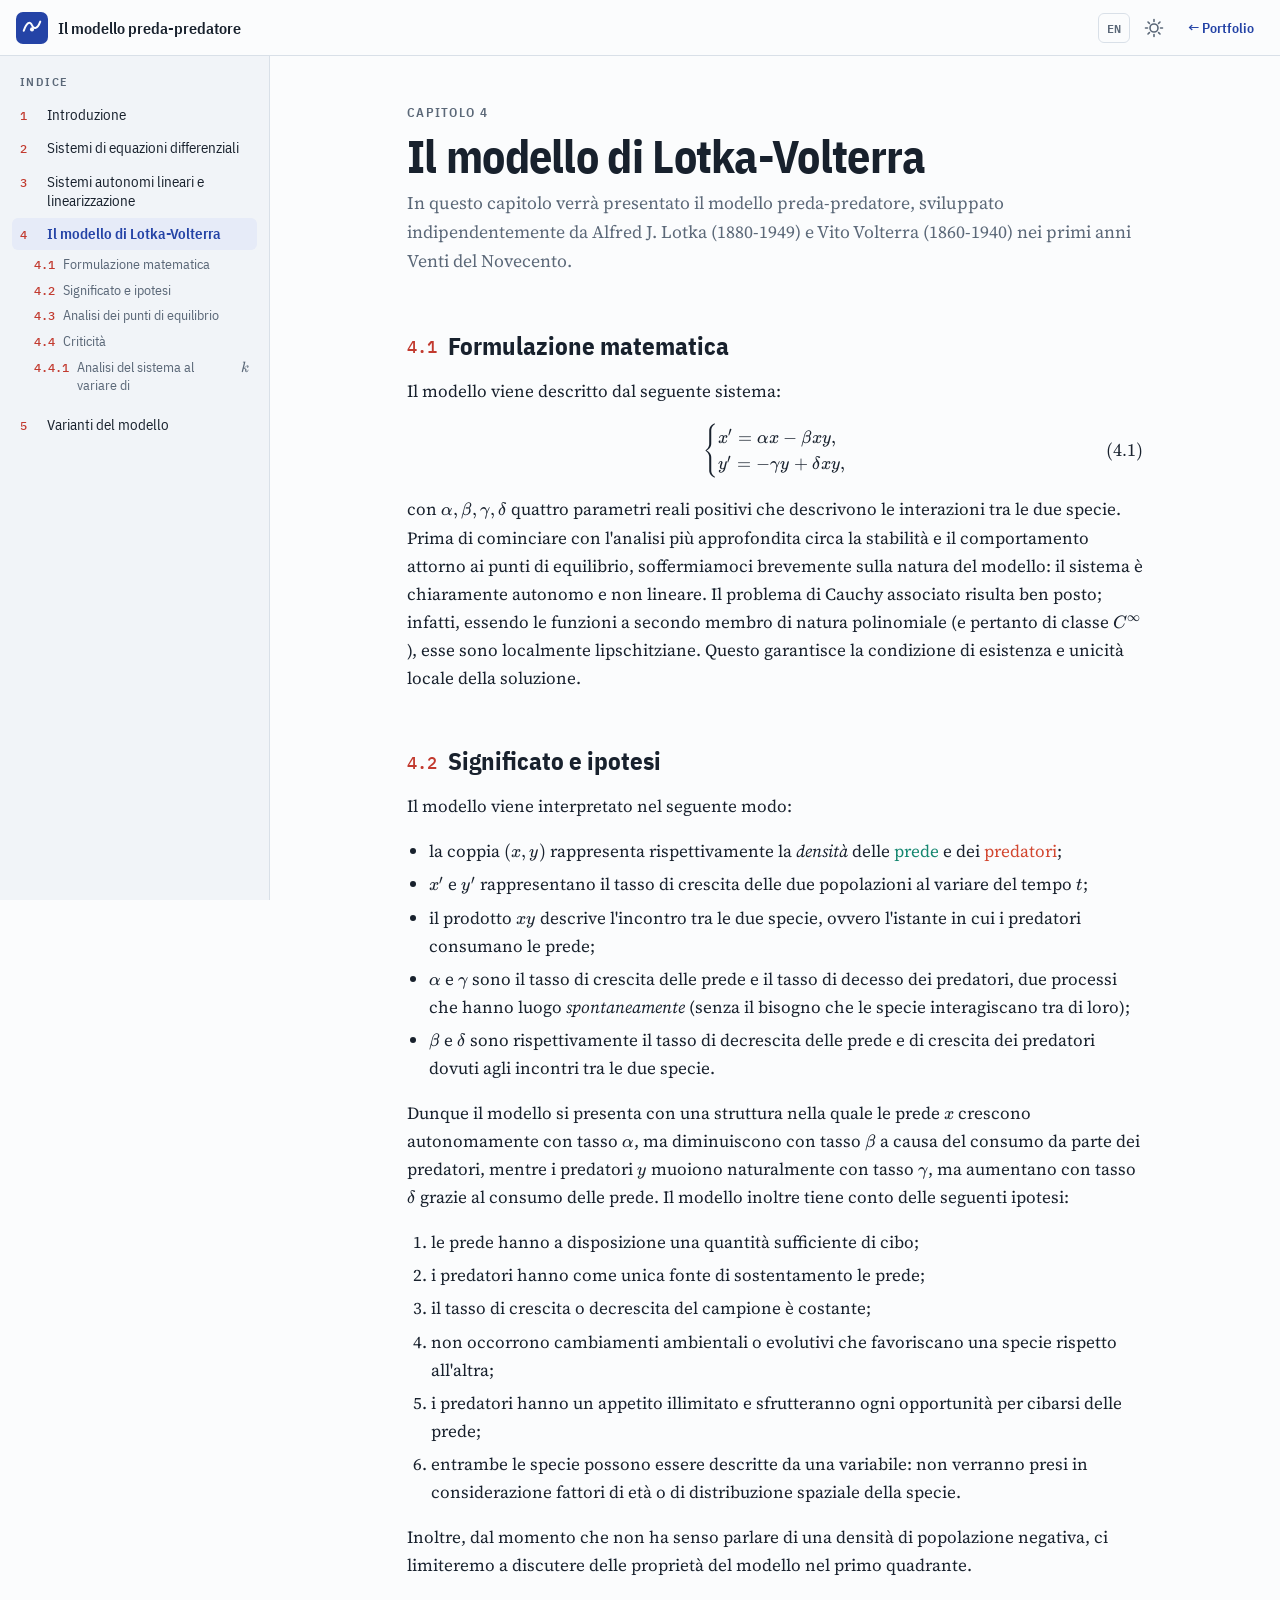
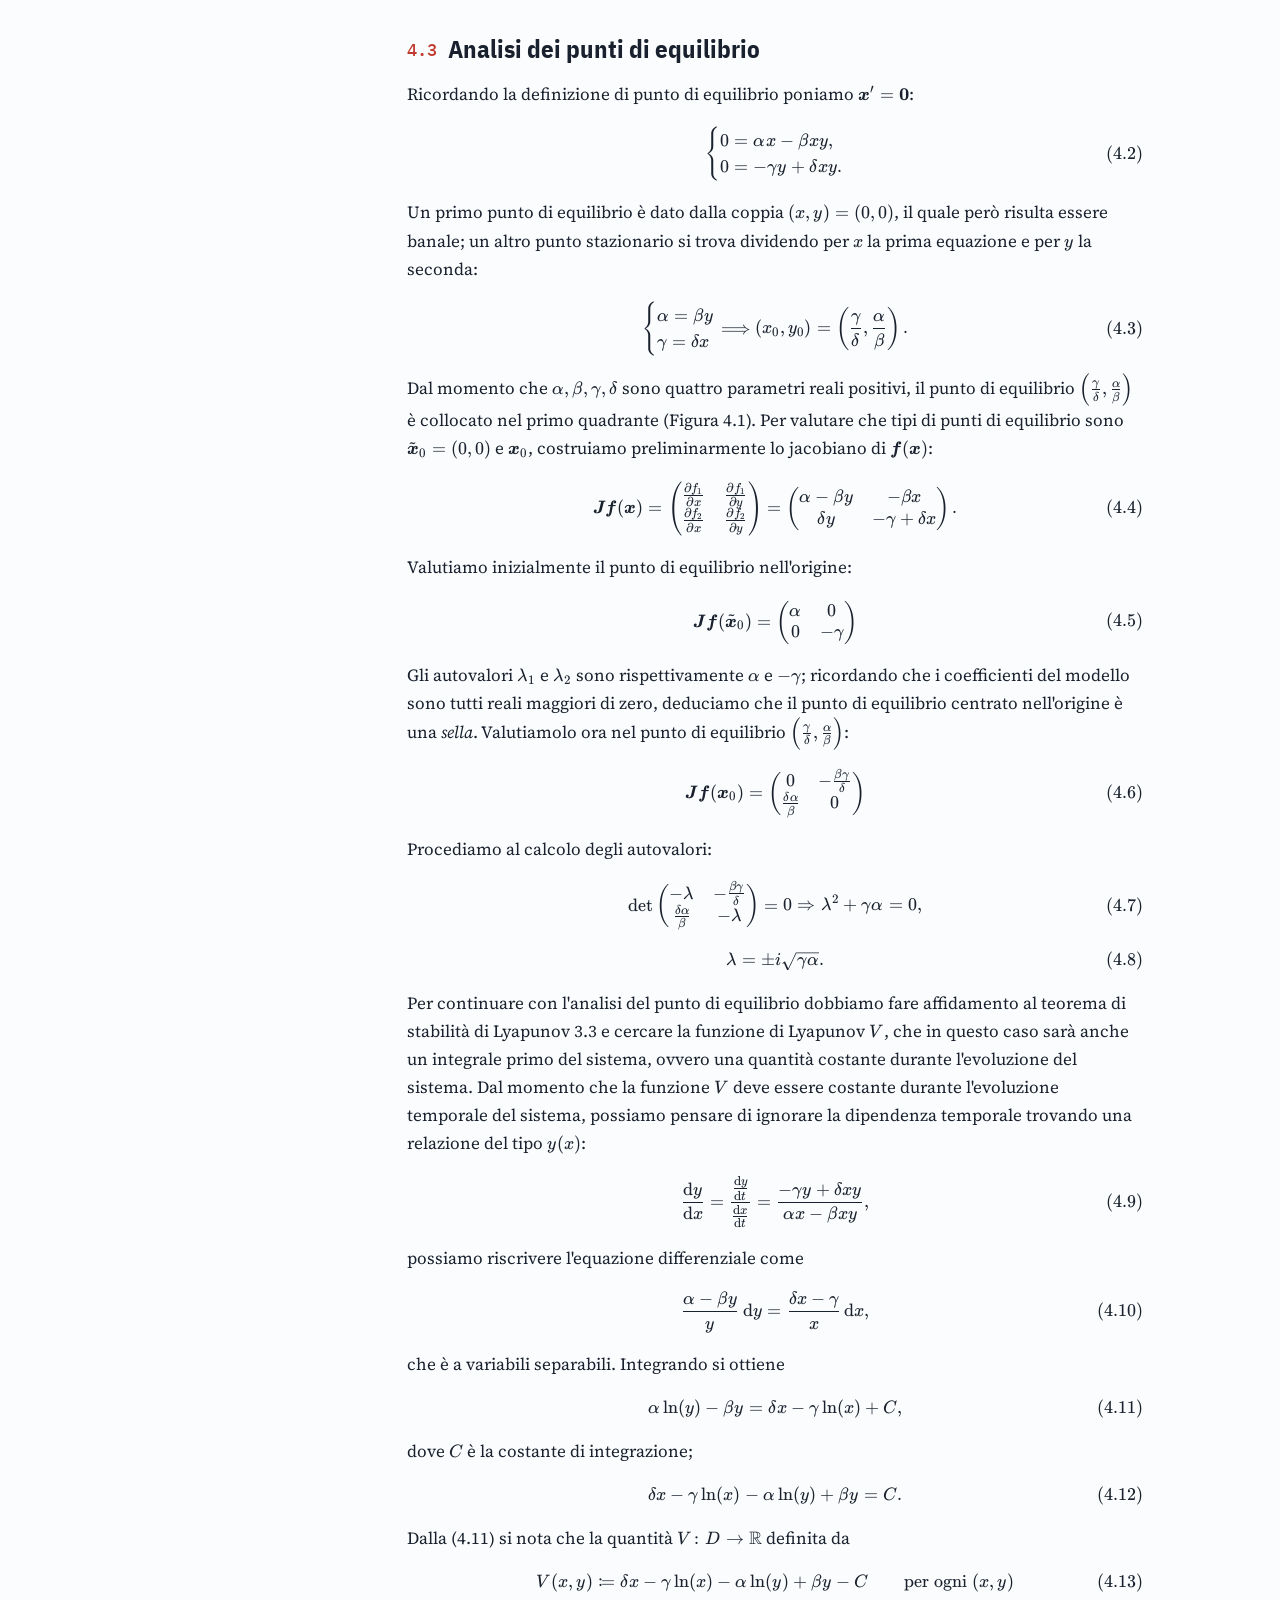
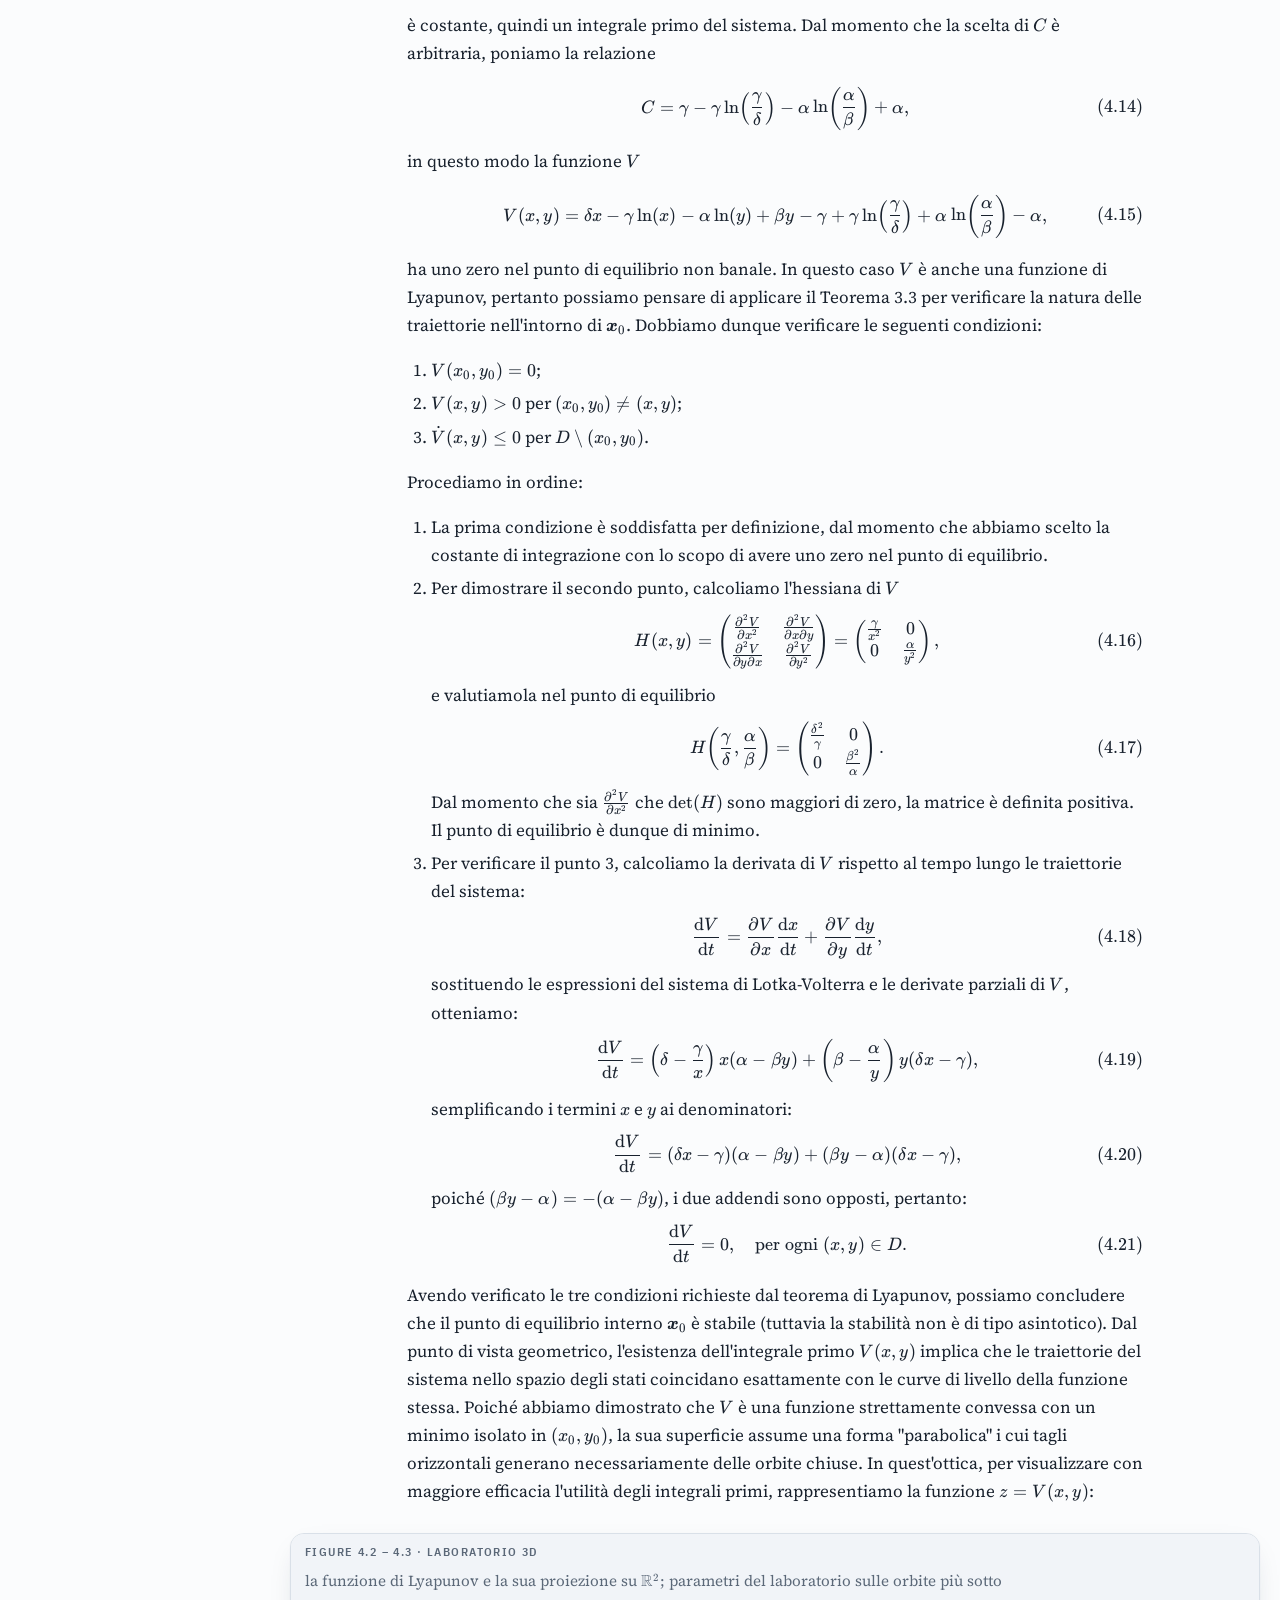
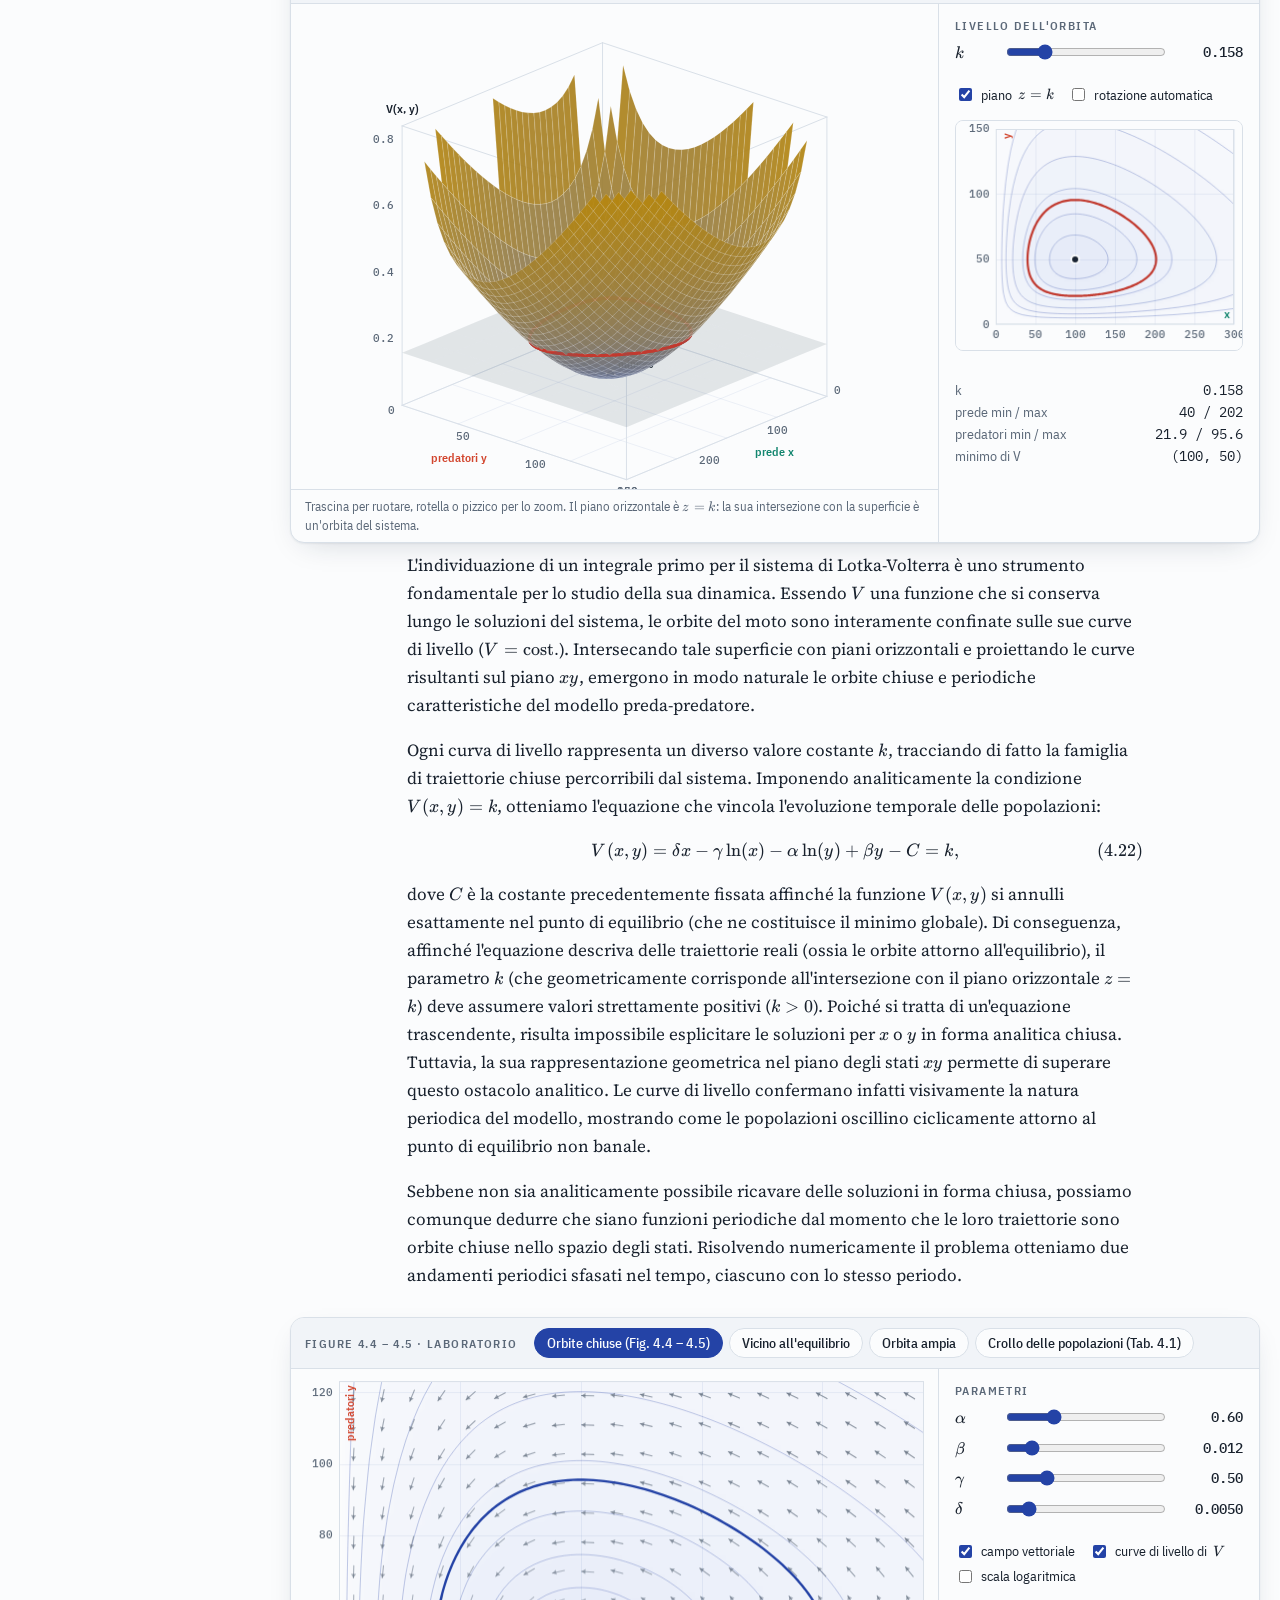
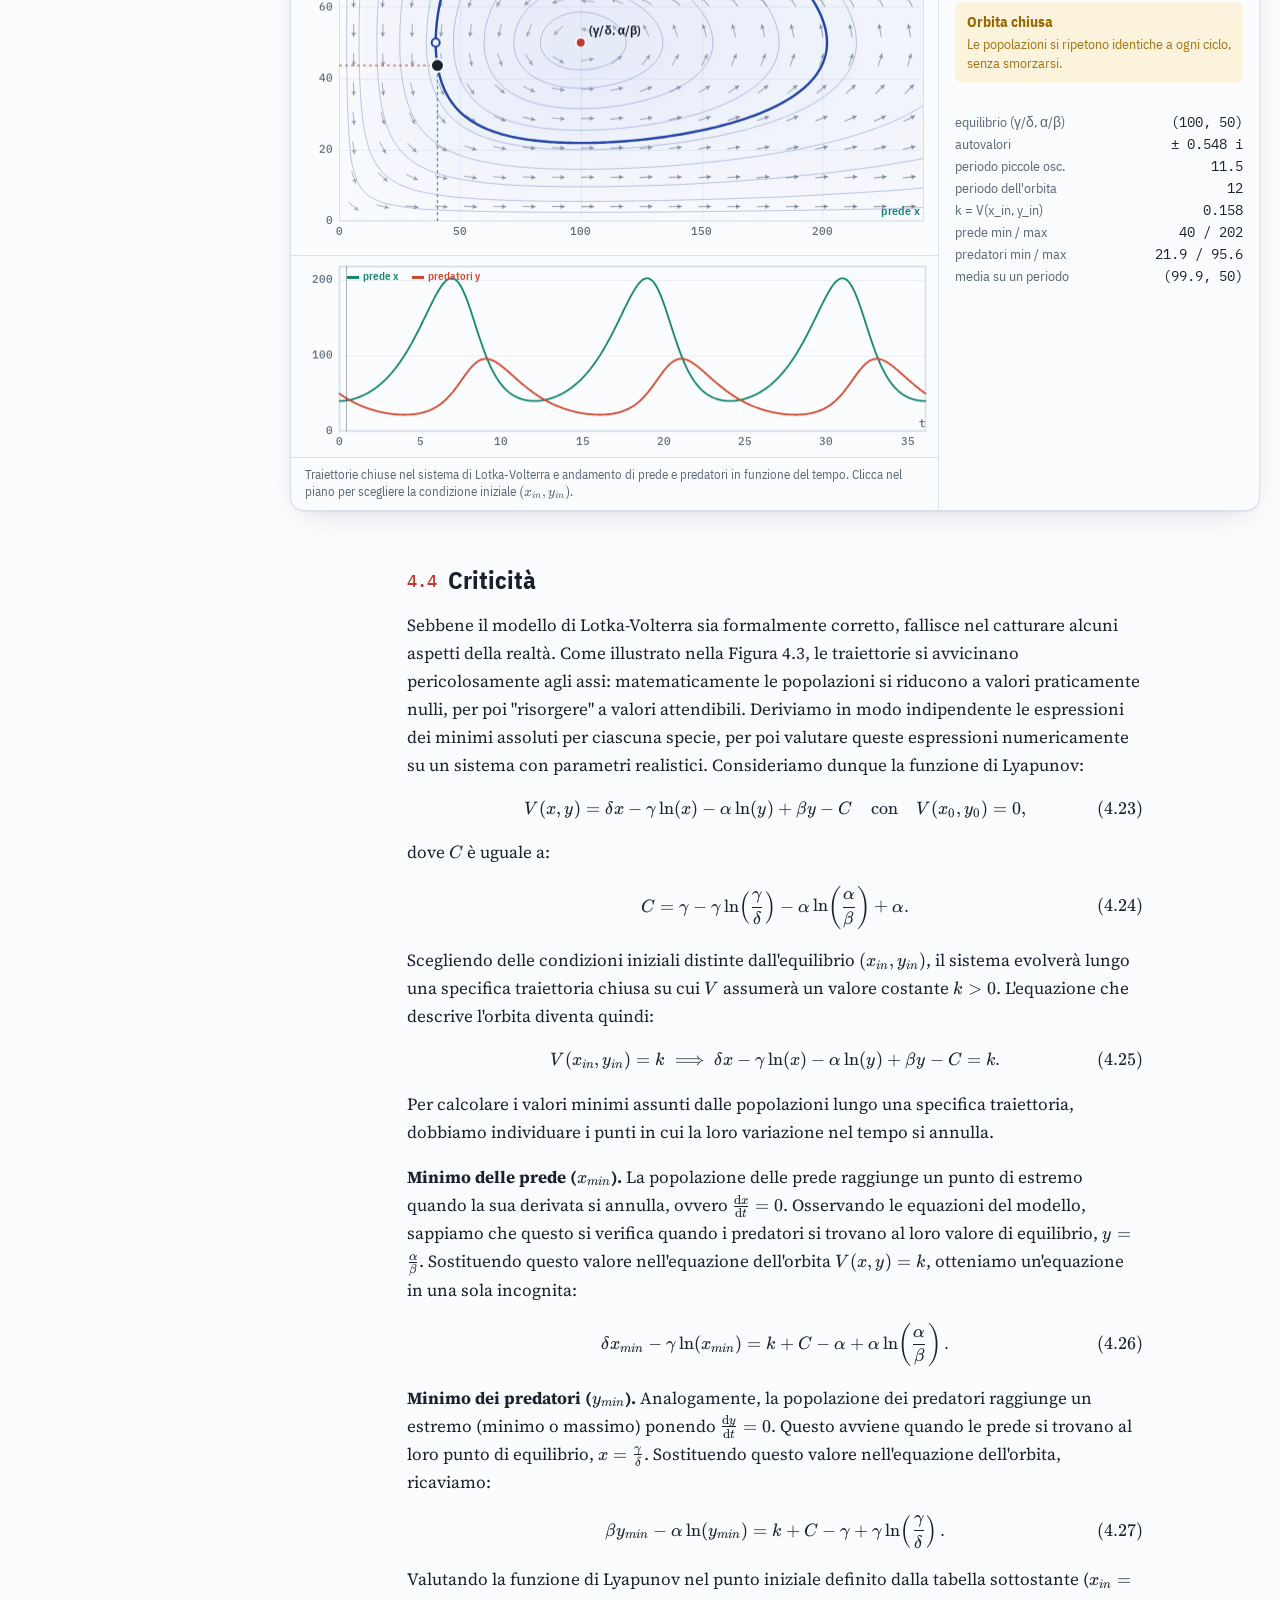
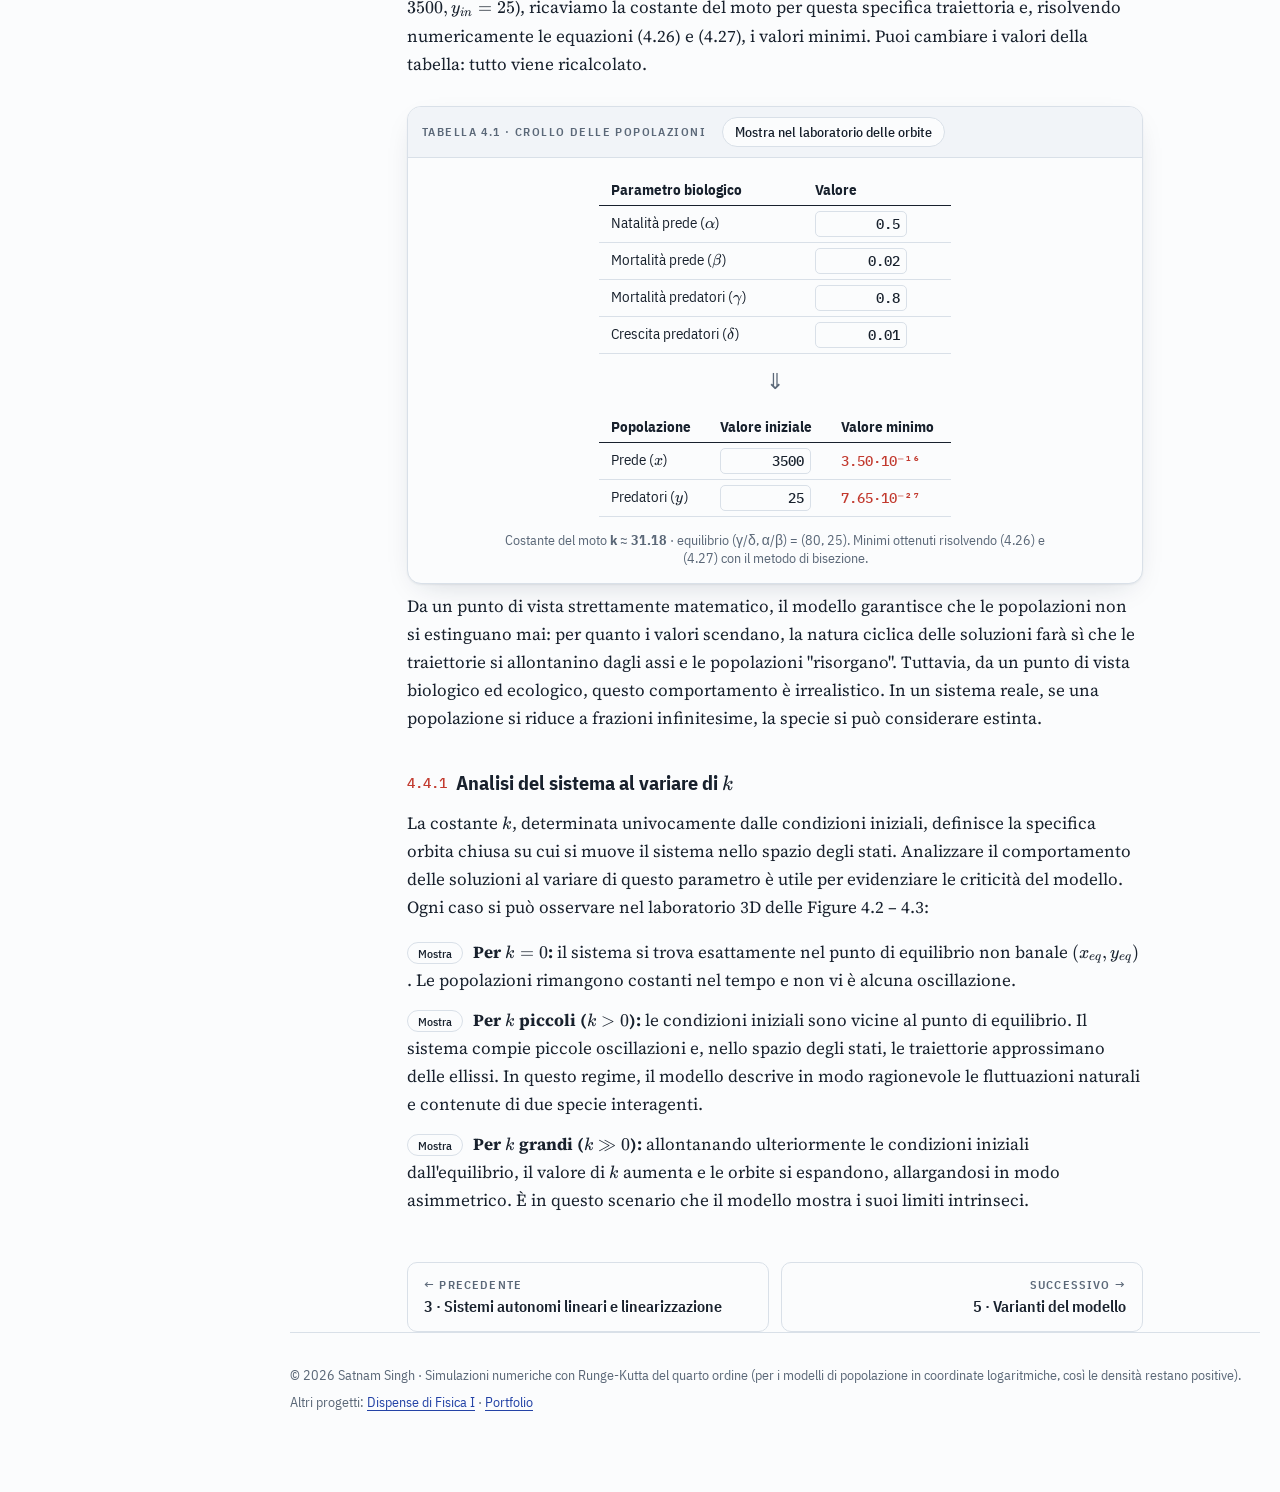
<file: capitolo-4.html>
<!doctype html>
<html lang="it">
<head>
<meta charset="utf-8">
<title>Il modello di Lotka-Volterra – equilibri, funzione di Lyapunov e orbite chiuse</title>
<meta name="viewport" content="width=device-width, initial-scale=1, viewport-fit=cover">
<meta name="claude:viewport-fit-sides" content="cover">
<meta name="description" content="Il modello preda-predatore di Lotka-Volterra: formulazione, significato dei parametri, punti di equilibrio, integrale primo e funzione di Lyapunov in 3D, orbite chiuse, crollo delle popolazioni e analisi al variare di k.">
<meta name="author" content="Satnam Singh">
<link rel="canonical" href="https://namsat.github.io/lotka-volterra/capitolo-4.html">
<meta property="og:title" content="Il modello di Lotka-Volterra – equilibri, funzione di Lyapunov e orbite chiuse">
<meta property="og:description" content="Il modello preda-predatore di Lotka-Volterra: formulazione, significato dei parametri, punti di equilibrio, integrale primo e funzione di Lyapunov in 3D, orbite chiuse, crollo delle popolazioni e analisi al variare di k.">
<meta property="og:type" content="article">
<meta property="og:url" content="https://namsat.github.io/lotka-volterra/capitolo-4.html">
<meta property="og:site_name" content="Il modello preda-predatore">
<meta property="og:locale" content="it_IT">
<meta property="og:image" content="https://namsat.github.io/lotka-volterra/assets/og.png">
<meta name="twitter:card" content="summary_large_image">
<link rel="icon" href="assets/favicon.svg" type="image/svg+xml">
<link rel="icon" href="assets/favicon-48.png" sizes="48x48" type="image/png">
<link rel="apple-touch-icon" href="assets/apple-touch-icon.png">
<script type="application/ld+json">{"@context": "https://schema.org", "@type": "Article", "headline": "Il modello di Lotka-Volterra – equilibri, funzione di Lyapunov e orbite chiuse", "name": "Il modello di Lotka-Volterra – equilibri, funzione di Lyapunov e orbite chiuse", "inLanguage": "it", "author": {"@type": "Person", "name": "Satnam Singh"}, "url": "https://namsat.github.io/lotka-volterra/capitolo-4.html", "image": "https://namsat.github.io/lotka-volterra/assets/og.png", "about": ["Lotka-Volterra", "sistemi dinamici", "equazioni differenziali"], "educationalLevel": "Università"}</script><script type="application/ld+json">{"@context": "https://schema.org", "@type": "BreadcrumbList", "itemListElement": [{"@type": "ListItem", "position": 1, "name": "Il modello preda-predatore", "item": "https://namsat.github.io/lotka-volterra/"}, {"@type": "ListItem", "position": 2, "name": "Il modello di Lotka-Volterra", "item": "https://namsat.github.io/lotka-volterra/capitolo-4.html"}]}</script>
<script>try{var t=localStorage.getItem('lv-theme');if(t)document.documentElement.dataset.theme=t}catch(e){}</script>
<link rel="preconnect" href="https://fonts.googleapis.com">
<link rel="preconnect" href="https://fonts.gstatic.com" crossorigin>
<link rel="stylesheet" href="https://fonts.googleapis.com/css2?family=IBM+Plex+Mono:wght@400;500&family=IBM+Plex+Sans+Condensed:wght@500;600;700&family=Source+Serif+4:ital,opsz,wght@0,8..60,400;0,8..60,600;1,8..60,400&display=swap">
<link rel="stylesheet" href="assets/katex.min.css">
<link rel="stylesheet" href="assets/style.css">
<!-- analytics:start -->
<!-- Google tag (gtag.js) + consenso -->
<script>
(function(){
  if(!/(^|\.)namsat\.github\.io$/.test(location.hostname))return;
  var ID='G-EHDDLEJ30T',K='ss-consent',w=window,d=document;
  w.dataLayer=w.dataLayer||[];function gtag(){dataLayer.push(arguments)}w.gtag=gtag;
  var c=null;try{c=localStorage.getItem(K)}catch(e){}
  gtag('consent','default',{ad_storage:'denied',ad_user_data:'denied',ad_personalization:'denied',analytics_storage:c==='y'?'granted':'denied'});
  gtag('js',new Date());gtag('config',ID);
  var it=(d.documentElement.lang||'').slice(0,2)==='it';
  var T=it?{m:'Uso Google Analytics per contare le visite in forma aggregata. Niente pubblicità, niente profilazione.',y:'Accetta',n:'Rifiuta',p:'Preferenze cookie'}
          :{m:'I use Google Analytics to count visits in aggregate. No ads, no profiling.',y:'Accept',n:'Decline',p:'Cookie preferences'};
  function set(v){try{localStorage.setItem(K,v)}catch(e){}gtag('consent','update',{analytics_storage:v==='y'?'granted':'denied'});var b=d.getElementById('ss-cb');if(b)b.remove()}
  function show(){
    if(d.getElementById('ss-cb'))return;
    var b=d.createElement('div');b.id='ss-cb';b.setAttribute('role','dialog');b.setAttribute('aria-label',T.p);b.className='notranslate';
    b.innerHTML='<p>'+T.m+'</p><div><button type="button" data-v="n">'+T.n+'</button><button type="button" data-v="y">'+T.y+'</button></div>';
    b.addEventListener('click',function(e){var v=e.target.getAttribute&&e.target.getAttribute('data-v');if(v)set(v)});
    d.body.appendChild(b);
  }
  w.ssConsent=show;
  var css='#ss-cb{position:fixed;left:16px;right:16px;bottom:16px;z-index:2147483000;max-width:34rem;margin:0 auto;display:flex;flex-wrap:wrap;gap:.6rem 1rem;align-items:center;justify-content:space-between;padding:.75rem .9rem;border-radius:10px;font:14px/1.45 system-ui,-apple-system,Segoe UI,sans-serif;background:#fff;color:#1d1d1f;border:1px solid rgba(0,0,0,.14);box-shadow:0 8px 28px rgba(0,0,0,.16)}'
   +'#ss-cb p{margin:0;flex:1 1 16rem}#ss-cb div{display:flex;gap:.5rem}'
   +'#ss-cb button{font:inherit;cursor:pointer;padding:.4rem .9rem;border-radius:7px;border:1px solid currentColor;background:transparent;color:inherit}'
   +'#ss-cb button[data-v=y]{background:#1d1d1f;color:#fff;border-color:#1d1d1f}'
   +'@media (prefers-color-scheme:dark){:root:not([data-theme=light]) #ss-cb{background:#1f2023;color:#ececec;border-color:rgba(255,255,255,.16)}:root:not([data-theme=light]) #ss-cb button[data-v=y]{background:#ececec;color:#1f2023;border-color:#ececec}}'
   +':root[data-theme=dark] #ss-cb{background:#1f2023;color:#ececec;border-color:rgba(255,255,255,.16)}:root[data-theme=dark] #ss-cb button[data-v=y]{background:#ececec;color:#1f2023;border-color:#ececec}'
   +'.ss-cl{font:inherit;color:inherit;opacity:.75;background:none;border:0;padding:0;cursor:pointer;text-decoration:underline}';
  var st=d.createElement('style');st.textContent=css;d.head.appendChild(st);
  function ready(){
    var f=d.querySelectorAll('footer');f=f[f.length-1];
    if(f){var l=d.createElement('button');l.type='button';l.className='ss-cl';l.textContent=T.p;l.onclick=show;var p=d.createElement('p');p.appendChild(l);f.appendChild(p)}
    if(c!=='y'&&c!=='n')show();
  }
  if(d.readyState==='loading')d.addEventListener('DOMContentLoaded',ready);else ready();
})();
</script>
<script async src="https://www.googletagmanager.com/gtag/js?id=G-EHDDLEJ30T"></script>
<!-- analytics:end -->
</head>
<body>
<a class="skip" href="#main">Vai al contenuto</a>
<header class="top">
  <button class="icon-btn menu-btn" id="menu-btn" aria-label="Apri indice" aria-controls="side-nav" aria-expanded="false"><svg viewBox="0 0 20 20" aria-hidden="true"><path d="M3 5h14M3 10h14M3 15h14"/></svg></button>
  <a class="brand" href="index.html"><span class="brand-mark" aria-hidden="true"><svg viewBox="0 0 24 24"><path d="M3 15c3-9 7-11 9-6s6 4 9-4" fill="none" stroke="#fbfcfd" stroke-width="2.2" stroke-linecap="round"/><circle cx="12" cy="13.5" r="2.2" fill="#fbfcfd"/></svg></span><span class="brand-t">Il modello preda-predatore</span></a>
  <div class="top-r" style="margin-left:auto">
    <a class="en-btn" id="en-btn" href="#" hidden translate="no" lang="en" title="Read in English (Google Translate)">EN</a>
    <button class="icon-btn" id="theme-btn" aria-label="Cambia tema"><svg viewBox="0 0 20 20" aria-hidden="true"><circle cx="10" cy="10" r="4"/><path d="M10 1.5v2M10 16.5v2M1.5 10h2M16.5 10h2M4 4l1.4 1.4M14.6 14.6 16 16M4 16l1.4-1.4M14.6 5.4 16 4"/></svg></button>
    <a class="port" href="/">← Portfolio</a>
  </div>
</header>
<div class="layout">
  <nav class="side-nav" id="side-nav" aria-label="Indice">
    <h2>Indice</h2>
    <ol>
<li><a href="index.html"><span class="n">1</span><span>Introduzione</span></a>
</li>
<li><a href="capitolo-2.html"><span class="n">2</span><span>Sistemi di equazioni differenziali</span></a>
</li>
<li><a href="capitolo-3.html"><span class="n">3</span><span>Sistemi autonomi lineari e linearizzazione</span></a>
</li>
<li><a href="capitolo-4.html" class="cur" aria-current="page"><span class="n">4</span><span>Il modello di Lotka-Volterra</span></a>
<ol>
<li><a href="#formulazione"><span class="n">4.1</span>Formulazione matematica</a></li>
<li><a href="#significato"><span class="n">4.2</span>Significato e ipotesi</a></li>
<li><a href="#punti-di-equilibrio"><span class="n">4.3</span>Analisi dei punti di equilibrio</a></li>
<li><a href="#criticita"><span class="n">4.4</span>Criticità</a></li>
<li><a href="#variare-di-k"><span class="n">4.4.1</span>Analisi del sistema al variare di <span class="math inline notranslate" translate="no"><span class="katex"><span class="katex-html" aria-hidden="true"><span class="base"><span class="strut" style="height:0.6944em;"></span><span class="mord mathnormal" style="margin-right:0.0315em;">k</span></span></span></span></span></a></li>
</ol>
</li>
<li><a href="capitolo-5.html"><span class="n">5</span><span>Varianti del modello</span></a>
</li>
</ol>
  </nav>
  <div class="scrim" id="scrim" hidden></div>
  <main class="content" id="main">
<header class="ch-h"><p class="eyebrow">Capitolo 4</p><h1>Il modello di Lotka-Volterra</h1></header>
<article class="prose">
<p class="intro">In questo capitolo verrà presentato il modello preda-predatore, sviluppato indipendentemente da Alfred J. Lotka (1880-1949) e Vito Volterra (1860-1940) nei primi anni Venti del Novecento.</p>

<h2 id="formulazione"><span class="hn">4.1</span> Formulazione matematica</h2>
<p>Il modello viene descritto dal seguente sistema:</p>
<span class="math display notranslate" translate="no"><span class="katex-display"><span class="katex"><span class="katex-html" aria-hidden="true"><span class="base"><span class="strut" style="height:3em;vertical-align:-1.25em;"></span><span class="minner"><span class="mopen delimcenter" style="top:0em;"><span class="delimsizing size4">{</span></span><span class="mord"><span class="mtable"><span class="col-align-l"><span class="vlist-t vlist-t2"><span class="vlist-r"><span class="vlist" style="height:1.69em;"><span style="top:-3.69em;"><span class="pstrut" style="height:3.008em;"></span><span class="mord"><span class="mord"><span class="mord mathnormal">x</span><span class="msupsub"><span class="vlist-t"><span class="vlist-r"><span class="vlist" style="height:0.7519em;"><span style="top:-3.063em;margin-right:0.05em;"><span class="pstrut" style="height:2.7em;"></span><span class="sizing reset-size6 size3 mtight"><span class="mord mtight"><span class="mord mtight">′</span></span></span></span></span></span></span></span></span><span class="mspace" style="margin-right:0.2778em;"></span><span class="mrel">=</span><span class="mspace" style="margin-right:0.2778em;"></span><span class="mord mathnormal" style="margin-right:0.0037em;">α</span><span class="mord mathnormal">x</span><span class="mspace" style="margin-right:0.2222em;"></span><span class="mbin">−</span><span class="mspace" style="margin-right:0.2222em;"></span><span class="mord mathnormal" style="margin-right:0.0528em;">β</span><span class="mord mathnormal">x</span><span class="mord mathnormal" style="margin-right:0.0359em;">y</span><span class="mpunct">,</span></span></span><span style="top:-2.25em;"><span class="pstrut" style="height:3.008em;"></span><span class="mord"><span class="mord"><span class="mord mathnormal" style="margin-right:0.0359em;">y</span><span class="msupsub"><span class="vlist-t"><span class="vlist-r"><span class="vlist" style="height:0.7519em;"><span style="top:-3.063em;margin-right:0.05em;"><span class="pstrut" style="height:2.7em;"></span><span class="sizing reset-size6 size3 mtight"><span class="mord mtight"><span class="mord mtight">′</span></span></span></span></span></span></span></span></span><span class="mspace" style="margin-right:0.2778em;"></span><span class="mrel">=</span><span class="mspace" style="margin-right:0.2778em;"></span><span class="mord">−</span><span class="mord mathnormal" style="margin-right:0.0556em;">γ</span><span class="mord mathnormal" style="margin-right:0.0359em;">y</span><span class="mspace" style="margin-right:0.2222em;"></span><span class="mbin">+</span><span class="mspace" style="margin-right:0.2222em;"></span><span class="mord mathnormal" style="margin-right:0.0379em;">δ</span><span class="mord mathnormal">x</span><span class="mord mathnormal" style="margin-right:0.0359em;">y</span><span class="mpunct">,</span></span></span></span><span class="vlist-s">​</span></span><span class="vlist-r"><span class="vlist" style="height:1.19em;"><span></span></span></span></span></span></span></span><span class="mclose nulldelimiter"></span></span></span><span class="tag"><span class="strut" style="height:3em;vertical-align:-1.25em;"></span><span class="mord text"><span class="mord">(</span><span class="mord"><span class="mord">4.1</span></span><span class="mord">)</span></span></span></span></span></span></span>
<p>con <span class="math inline notranslate" translate="no"><span class="katex"><span class="katex-html" aria-hidden="true"><span class="base"><span class="strut" style="height:0.8889em;vertical-align:-0.1944em;"></span><span class="mord mathnormal" style="margin-right:0.0037em;">α</span><span class="mpunct">,</span><span class="mspace" style="margin-right:0.1667em;"></span><span class="mord mathnormal" style="margin-right:0.0528em;">β</span><span class="mpunct">,</span><span class="mspace" style="margin-right:0.1667em;"></span><span class="mord mathnormal" style="margin-right:0.0556em;">γ</span><span class="mpunct">,</span><span class="mspace" style="margin-right:0.1667em;"></span><span class="mord mathnormal" style="margin-right:0.0379em;">δ</span></span></span></span></span> quattro parametri reali positivi che descrivono le interazioni tra le due specie. Prima di cominciare con l'analisi più approfondita circa la stabilità e il comportamento attorno ai punti di equilibrio, soffermiamoci brevemente sulla natura del modello: il sistema è chiaramente autonomo e non lineare. Il problema di Cauchy associato risulta ben posto; infatti, essendo le funzioni a secondo membro di natura polinomiale (e pertanto di classe <span class="math inline notranslate" translate="no"><span class="katex"><span class="katex-html" aria-hidden="true"><span class="base"><span class="strut" style="height:0.6833em;"></span><span class="mord"><span class="mord mathnormal" style="margin-right:0.0715em;">C</span><span class="msupsub"><span class="vlist-t"><span class="vlist-r"><span class="vlist" style="height:0.6644em;"><span style="top:-3.063em;margin-right:0.05em;"><span class="pstrut" style="height:2.7em;"></span><span class="sizing reset-size6 size3 mtight"><span class="mord mtight">∞</span></span></span></span></span></span></span></span></span></span></span></span>), esse sono localmente lipschitziane. Questo garantisce la condizione di esistenza e unicità locale della soluzione.</p>

<h2 id="significato"><span class="hn">4.2</span> Significato e ipotesi</h2>
<p>Il modello viene interpretato nel seguente modo:</p>
<ul>
<li>la coppia <span class="math inline notranslate" translate="no"><span class="katex"><span class="katex-html" aria-hidden="true"><span class="base"><span class="strut" style="height:1em;vertical-align:-0.25em;"></span><span class="mopen">(</span><span class="mord mathnormal">x</span><span class="mpunct">,</span><span class="mspace" style="margin-right:0.1667em;"></span><span class="mord mathnormal" style="margin-right:0.0359em;">y</span><span class="mclose">)</span></span></span></span></span> rappresenta rispettivamente la <em>densità</em> delle <span class="c1">prede</span> e dei <span class="c2">predatori</span>;</li>
<li><span class="math inline notranslate" translate="no"><span class="katex"><span class="katex-html" aria-hidden="true"><span class="base"><span class="strut" style="height:0.7519em;"></span><span class="mord"><span class="mord mathnormal">x</span><span class="msupsub"><span class="vlist-t"><span class="vlist-r"><span class="vlist" style="height:0.7519em;"><span style="top:-3.063em;margin-right:0.05em;"><span class="pstrut" style="height:2.7em;"></span><span class="sizing reset-size6 size3 mtight"><span class="mord mtight"><span class="mord mtight">′</span></span></span></span></span></span></span></span></span></span></span></span></span> e <span class="math inline notranslate" translate="no"><span class="katex"><span class="katex-html" aria-hidden="true"><span class="base"><span class="strut" style="height:0.9463em;vertical-align:-0.1944em;"></span><span class="mord"><span class="mord mathnormal" style="margin-right:0.0359em;">y</span><span class="msupsub"><span class="vlist-t"><span class="vlist-r"><span class="vlist" style="height:0.7519em;"><span style="top:-3.063em;margin-right:0.05em;"><span class="pstrut" style="height:2.7em;"></span><span class="sizing reset-size6 size3 mtight"><span class="mord mtight"><span class="mord mtight">′</span></span></span></span></span></span></span></span></span></span></span></span></span> rappresentano il tasso di crescita delle due popolazioni al variare del tempo <span class="math inline notranslate" translate="no"><span class="katex"><span class="katex-html" aria-hidden="true"><span class="base"><span class="strut" style="height:0.6151em;"></span><span class="mord mathnormal">t</span></span></span></span></span>;</li>
<li>il prodotto <span class="math inline notranslate" translate="no"><span class="katex"><span class="katex-html" aria-hidden="true"><span class="base"><span class="strut" style="height:0.625em;vertical-align:-0.1944em;"></span><span class="mord mathnormal">x</span><span class="mord mathnormal" style="margin-right:0.0359em;">y</span></span></span></span></span> descrive l'incontro tra le due specie, ovvero l'istante in cui i predatori consumano le prede;</li>
<li><span class="math inline notranslate" translate="no"><span class="katex"><span class="katex-html" aria-hidden="true"><span class="base"><span class="strut" style="height:0.4306em;"></span><span class="mord mathnormal" style="margin-right:0.0037em;">α</span></span></span></span></span> e <span class="math inline notranslate" translate="no"><span class="katex"><span class="katex-html" aria-hidden="true"><span class="base"><span class="strut" style="height:0.625em;vertical-align:-0.1944em;"></span><span class="mord mathnormal" style="margin-right:0.0556em;">γ</span></span></span></span></span> sono il tasso di crescita delle prede e il tasso di decesso dei predatori, due processi che hanno luogo <em>spontaneamente</em> (senza il bisogno che le specie interagiscano tra di loro);</li>
<li><span class="math inline notranslate" translate="no"><span class="katex"><span class="katex-html" aria-hidden="true"><span class="base"><span class="strut" style="height:0.8889em;vertical-align:-0.1944em;"></span><span class="mord mathnormal" style="margin-right:0.0528em;">β</span></span></span></span></span> e <span class="math inline notranslate" translate="no"><span class="katex"><span class="katex-html" aria-hidden="true"><span class="base"><span class="strut" style="height:0.6944em;"></span><span class="mord mathnormal" style="margin-right:0.0379em;">δ</span></span></span></span></span> sono rispettivamente il tasso di decrescita delle prede e di crescita dei predatori dovuti agli incontri tra le due specie.</li>
</ul>
<p>Dunque il modello si presenta con una struttura nella quale le prede <span class="math inline notranslate" translate="no"><span class="katex"><span class="katex-html" aria-hidden="true"><span class="base"><span class="strut" style="height:0.4306em;"></span><span class="mord mathnormal">x</span></span></span></span></span> crescono autonomamente con tasso <span class="math inline notranslate" translate="no"><span class="katex"><span class="katex-html" aria-hidden="true"><span class="base"><span class="strut" style="height:0.4306em;"></span><span class="mord mathnormal" style="margin-right:0.0037em;">α</span></span></span></span></span>, ma diminuiscono con tasso <span class="math inline notranslate" translate="no"><span class="katex"><span class="katex-html" aria-hidden="true"><span class="base"><span class="strut" style="height:0.8889em;vertical-align:-0.1944em;"></span><span class="mord mathnormal" style="margin-right:0.0528em;">β</span></span></span></span></span> a causa del consumo da parte dei predatori, mentre i predatori <span class="math inline notranslate" translate="no"><span class="katex"><span class="katex-html" aria-hidden="true"><span class="base"><span class="strut" style="height:0.625em;vertical-align:-0.1944em;"></span><span class="mord mathnormal" style="margin-right:0.0359em;">y</span></span></span></span></span> muoiono naturalmente con tasso <span class="math inline notranslate" translate="no"><span class="katex"><span class="katex-html" aria-hidden="true"><span class="base"><span class="strut" style="height:0.625em;vertical-align:-0.1944em;"></span><span class="mord mathnormal" style="margin-right:0.0556em;">γ</span></span></span></span></span>, ma aumentano con tasso <span class="math inline notranslate" translate="no"><span class="katex"><span class="katex-html" aria-hidden="true"><span class="base"><span class="strut" style="height:0.6944em;"></span><span class="mord mathnormal" style="margin-right:0.0379em;">δ</span></span></span></span></span> grazie al consumo delle prede. Il modello inoltre tiene conto delle seguenti ipotesi:</p>
<ol>
<li>le prede hanno a disposizione una quantità sufficiente di cibo;</li>
<li>i predatori hanno come unica fonte di sostentamento le prede;</li>
<li>il tasso di crescita o decrescita del campione è costante;</li>
<li>non occorrono cambiamenti ambientali o evolutivi che favoriscano una specie rispetto all'altra;</li>
<li>i predatori hanno un appetito illimitato e sfrutteranno ogni opportunità per cibarsi delle prede;</li>
<li>entrambe le specie possono essere descritte da una variabile: non verranno presi in considerazione fattori di età o di distribuzione spaziale della specie.</li>
</ol>
<p>Inoltre, dal momento che non ha senso parlare di una densità di popolazione negativa, ci limiteremo a discutere delle proprietà del modello nel primo quadrante.</p>

<h2 id="punti-di-equilibrio"><span class="hn">4.3</span> Analisi dei punti di equilibrio</h2>
<p>Ricordando la definizione di punto di equilibrio poniamo <span class="math inline notranslate" translate="no"><span class="katex"><span class="katex-html" aria-hidden="true"><span class="base"><span class="strut" style="height:0.7519em;"></span><span class="mord"><span class="mord"><span class="mord"><span class="mord boldsymbol">x</span></span></span><span class="msupsub"><span class="vlist-t"><span class="vlist-r"><span class="vlist" style="height:0.7519em;"><span style="top:-3.063em;margin-right:0.05em;"><span class="pstrut" style="height:2.7em;"></span><span class="sizing reset-size6 size3 mtight"><span class="mord mtight"><span class="mord mtight">′</span></span></span></span></span></span></span></span></span><span class="mspace" style="margin-right:0.2778em;"></span><span class="mrel">=</span><span class="mspace" style="margin-right:0.2778em;"></span></span><span class="base"><span class="strut" style="height:0.6444em;"></span><span class="mord"><span class="mord"><span class="mord mathbf">0</span></span></span></span></span></span></span>:</p>
<span class="math display notranslate" translate="no"><span class="katex-display"><span class="katex"><span class="katex-html" aria-hidden="true"><span class="base"><span class="strut" style="height:3em;vertical-align:-1.25em;"></span><span class="minner"><span class="mopen delimcenter" style="top:0em;"><span class="delimsizing size4">{</span></span><span class="mord"><span class="mtable"><span class="col-align-l"><span class="vlist-t vlist-t2"><span class="vlist-r"><span class="vlist" style="height:1.69em;"><span style="top:-3.69em;"><span class="pstrut" style="height:3.008em;"></span><span class="mord"><span class="mord">0</span><span class="mspace" style="margin-right:0.2778em;"></span><span class="mrel">=</span><span class="mspace" style="margin-right:0.2778em;"></span><span class="mord mathnormal" style="margin-right:0.0037em;">α</span><span class="mord mathnormal">x</span><span class="mspace" style="margin-right:0.2222em;"></span><span class="mbin">−</span><span class="mspace" style="margin-right:0.2222em;"></span><span class="mord mathnormal" style="margin-right:0.0528em;">β</span><span class="mord mathnormal">x</span><span class="mord mathnormal" style="margin-right:0.0359em;">y</span><span class="mpunct">,</span></span></span><span style="top:-2.25em;"><span class="pstrut" style="height:3.008em;"></span><span class="mord"><span class="mord">0</span><span class="mspace" style="margin-right:0.2778em;"></span><span class="mrel">=</span><span class="mspace" style="margin-right:0.2778em;"></span><span class="mord">−</span><span class="mord mathnormal" style="margin-right:0.0556em;">γ</span><span class="mord mathnormal" style="margin-right:0.0359em;">y</span><span class="mspace" style="margin-right:0.2222em;"></span><span class="mbin">+</span><span class="mspace" style="margin-right:0.2222em;"></span><span class="mord mathnormal" style="margin-right:0.0379em;">δ</span><span class="mord mathnormal">x</span><span class="mord mathnormal" style="margin-right:0.0359em;">y</span><span class="mord">.</span></span></span></span><span class="vlist-s">​</span></span><span class="vlist-r"><span class="vlist" style="height:1.19em;"><span></span></span></span></span></span></span></span><span class="mclose nulldelimiter"></span></span></span><span class="tag"><span class="strut" style="height:3em;vertical-align:-1.25em;"></span><span class="mord text"><span class="mord">(</span><span class="mord"><span class="mord">4.2</span></span><span class="mord">)</span></span></span></span></span></span></span>
<p>Un primo punto di equilibrio è dato dalla coppia <span class="math inline notranslate" translate="no"><span class="katex"><span class="katex-html" aria-hidden="true"><span class="base"><span class="strut" style="height:1em;vertical-align:-0.25em;"></span><span class="mopen">(</span><span class="mord mathnormal">x</span><span class="mpunct">,</span><span class="mspace" style="margin-right:0.1667em;"></span><span class="mord mathnormal" style="margin-right:0.0359em;">y</span><span class="mclose">)</span><span class="mspace" style="margin-right:0.2778em;"></span><span class="mrel">=</span><span class="mspace" style="margin-right:0.2778em;"></span></span><span class="base"><span class="strut" style="height:1em;vertical-align:-0.25em;"></span><span class="mopen">(</span><span class="mord">0</span><span class="mpunct">,</span><span class="mspace" style="margin-right:0.1667em;"></span><span class="mord">0</span><span class="mclose">)</span></span></span></span></span>, il quale però risulta essere banale; un altro punto stazionario si trova dividendo per <span class="math inline notranslate" translate="no"><span class="katex"><span class="katex-html" aria-hidden="true"><span class="base"><span class="strut" style="height:0.4306em;"></span><span class="mord mathnormal">x</span></span></span></span></span> la prima equazione e per <span class="math inline notranslate" translate="no"><span class="katex"><span class="katex-html" aria-hidden="true"><span class="base"><span class="strut" style="height:0.625em;vertical-align:-0.1944em;"></span><span class="mord mathnormal" style="margin-right:0.0359em;">y</span></span></span></span></span> la seconda:</p>
<span class="math display notranslate" translate="no"><span class="katex-display"><span class="katex"><span class="katex-html" aria-hidden="true"><span class="base"><span class="strut" style="height:3em;vertical-align:-1.25em;"></span><span class="minner"><span class="mopen delimcenter" style="top:0em;"><span class="delimsizing size4">{</span></span><span class="mord"><span class="mtable"><span class="col-align-l"><span class="vlist-t vlist-t2"><span class="vlist-r"><span class="vlist" style="height:1.69em;"><span style="top:-3.69em;"><span class="pstrut" style="height:3.008em;"></span><span class="mord"><span class="mord mathnormal" style="margin-right:0.0037em;">α</span><span class="mspace" style="margin-right:0.2778em;"></span><span class="mrel">=</span><span class="mspace" style="margin-right:0.2778em;"></span><span class="mord mathnormal" style="margin-right:0.0528em;">β</span><span class="mord mathnormal" style="margin-right:0.0359em;">y</span></span></span><span style="top:-2.25em;"><span class="pstrut" style="height:3.008em;"></span><span class="mord"><span class="mord mathnormal" style="margin-right:0.0556em;">γ</span><span class="mspace" style="margin-right:0.2778em;"></span><span class="mrel">=</span><span class="mspace" style="margin-right:0.2778em;"></span><span class="mord mathnormal" style="margin-right:0.0379em;">δ</span><span class="mord mathnormal">x</span></span></span></span><span class="vlist-s">​</span></span><span class="vlist-r"><span class="vlist" style="height:1.19em;"><span></span></span></span></span></span></span></span><span class="mclose nulldelimiter"></span></span><span class="mspace" style="margin-right:0.2778em;"></span><span class="mrel">⟹</span><span class="mspace" style="margin-right:0.2778em;"></span></span><span class="base"><span class="strut" style="height:1em;vertical-align:-0.25em;"></span><span class="mopen">(</span><span class="mord"><span class="mord mathnormal">x</span><span class="msupsub"><span class="vlist-t vlist-t2"><span class="vlist-r"><span class="vlist" style="height:0.3011em;"><span style="top:-2.55em;margin-left:0em;margin-right:0.05em;"><span class="pstrut" style="height:2.7em;"></span><span class="sizing reset-size6 size3 mtight"><span class="mord mtight">0</span></span></span></span><span class="vlist-s">​</span></span><span class="vlist-r"><span class="vlist" style="height:0.15em;"><span></span></span></span></span></span></span><span class="mpunct">,</span><span class="mspace" style="margin-right:0.1667em;"></span><span class="mord"><span class="mord mathnormal" style="margin-right:0.0359em;">y</span><span class="msupsub"><span class="vlist-t vlist-t2"><span class="vlist-r"><span class="vlist" style="height:0.3011em;"><span style="top:-2.55em;margin-left:-0.0359em;margin-right:0.05em;"><span class="pstrut" style="height:2.7em;"></span><span class="sizing reset-size6 size3 mtight"><span class="mord mtight">0</span></span></span></span><span class="vlist-s">​</span></span><span class="vlist-r"><span class="vlist" style="height:0.15em;"><span></span></span></span></span></span></span><span class="mclose">)</span><span class="mspace" style="margin-right:0.2778em;"></span><span class="mrel">=</span><span class="mspace" style="margin-right:0.2778em;"></span></span><span class="base"><span class="strut" style="height:2.4em;vertical-align:-0.95em;"></span><span class="minner"><span class="mopen delimcenter" style="top:0em;"><span class="delimsizing size3">(</span></span><span class="mord"><span class="mopen nulldelimiter"></span><span class="mfrac"><span class="vlist-t vlist-t2"><span class="vlist-r"><span class="vlist" style="height:1.1076em;"><span style="top:-2.314em;"><span class="pstrut" style="height:3em;"></span><span class="mord"><span class="mord mathnormal" style="margin-right:0.0379em;">δ</span></span></span><span style="top:-3.23em;"><span class="pstrut" style="height:3em;"></span><span class="frac-line" style="border-bottom-width:0.04em;"></span></span><span style="top:-3.677em;"><span class="pstrut" style="height:3em;"></span><span class="mord"><span class="mord mathnormal" style="margin-right:0.0556em;">γ</span></span></span></span><span class="vlist-s">​</span></span><span class="vlist-r"><span class="vlist" style="height:0.686em;"><span></span></span></span></span></span><span class="mclose nulldelimiter"></span></span><span class="mpunct">,</span><span class="mspace" style="margin-right:0.1667em;"></span><span class="mord"><span class="mopen nulldelimiter"></span><span class="mfrac"><span class="vlist-t vlist-t2"><span class="vlist-r"><span class="vlist" style="height:1.1076em;"><span style="top:-2.314em;"><span class="pstrut" style="height:3em;"></span><span class="mord"><span class="mord mathnormal" style="margin-right:0.0528em;">β</span></span></span><span style="top:-3.23em;"><span class="pstrut" style="height:3em;"></span><span class="frac-line" style="border-bottom-width:0.04em;"></span></span><span style="top:-3.677em;"><span class="pstrut" style="height:3em;"></span><span class="mord"><span class="mord mathnormal" style="margin-right:0.0037em;">α</span></span></span></span><span class="vlist-s">​</span></span><span class="vlist-r"><span class="vlist" style="height:0.8804em;"><span></span></span></span></span></span><span class="mclose nulldelimiter"></span></span><span class="mclose delimcenter" style="top:0em;"><span class="delimsizing size3">)</span></span></span><span class="mspace" style="margin-right:0.1667em;"></span><span class="mord">.</span></span><span class="tag"><span class="strut" style="height:3em;vertical-align:-1.25em;"></span><span class="mord text"><span class="mord">(</span><span class="mord"><span class="mord">4.3</span></span><span class="mord">)</span></span></span></span></span></span></span>
<p>Dal momento che <span class="math inline notranslate" translate="no"><span class="katex"><span class="katex-html" aria-hidden="true"><span class="base"><span class="strut" style="height:0.8889em;vertical-align:-0.1944em;"></span><span class="mord mathnormal" style="margin-right:0.0037em;">α</span><span class="mpunct">,</span><span class="mspace" style="margin-right:0.1667em;"></span><span class="mord mathnormal" style="margin-right:0.0528em;">β</span><span class="mpunct">,</span><span class="mspace" style="margin-right:0.1667em;"></span><span class="mord mathnormal" style="margin-right:0.0556em;">γ</span><span class="mpunct">,</span><span class="mspace" style="margin-right:0.1667em;"></span><span class="mord mathnormal" style="margin-right:0.0379em;">δ</span></span></span></span></span> sono quattro parametri reali positivi, il punto di equilibrio <span class="math inline notranslate" translate="no"><span class="katex"><span class="katex-html" aria-hidden="true"><span class="base"><span class="strut" style="height:1.8em;vertical-align:-0.65em;"></span><span class="minner"><span class="mopen delimcenter" style="top:0em;"><span class="delimsizing size2">(</span></span><span class="mord"><span class="mopen nulldelimiter"></span><span class="mfrac"><span class="vlist-t vlist-t2"><span class="vlist-r"><span class="vlist" style="height:0.7475em;"><span style="top:-2.655em;"><span class="pstrut" style="height:3em;"></span><span class="sizing reset-size6 size3 mtight"><span class="mord mtight"><span class="mord mathnormal mtight" style="margin-right:0.0379em;">δ</span></span></span></span><span style="top:-3.23em;"><span class="pstrut" style="height:3em;"></span><span class="frac-line" style="border-bottom-width:0.04em;"></span></span><span style="top:-3.4461em;"><span class="pstrut" style="height:3em;"></span><span class="sizing reset-size6 size3 mtight"><span class="mord mtight"><span class="mord mathnormal mtight" style="margin-right:0.0556em;">γ</span></span></span></span></span><span class="vlist-s">​</span></span><span class="vlist-r"><span class="vlist" style="height:0.345em;"><span></span></span></span></span></span><span class="mclose nulldelimiter"></span></span><span class="mpunct">,</span><span class="mspace" style="margin-right:0.1667em;"></span><span class="mord"><span class="mopen nulldelimiter"></span><span class="mfrac"><span class="vlist-t vlist-t2"><span class="vlist-r"><span class="vlist" style="height:0.6954em;"><span style="top:-2.655em;"><span class="pstrut" style="height:3em;"></span><span class="sizing reset-size6 size3 mtight"><span class="mord mtight"><span class="mord mathnormal mtight" style="margin-right:0.0528em;">β</span></span></span></span><span style="top:-3.23em;"><span class="pstrut" style="height:3em;"></span><span class="frac-line" style="border-bottom-width:0.04em;"></span></span><span style="top:-3.394em;"><span class="pstrut" style="height:3em;"></span><span class="sizing reset-size6 size3 mtight"><span class="mord mtight"><span class="mord mathnormal mtight" style="margin-right:0.0037em;">α</span></span></span></span></span><span class="vlist-s">​</span></span><span class="vlist-r"><span class="vlist" style="height:0.4811em;"><span></span></span></span></span></span><span class="mclose nulldelimiter"></span></span><span class="mclose delimcenter" style="top:0em;"><span class="delimsizing size2">)</span></span></span></span></span></span></span> è collocato nel primo quadrante (Figura 4.1). Per valutare che tipi di punti di equilibrio sono <span class="math inline notranslate" translate="no"><span class="katex"><span class="katex-html" aria-hidden="true"><span class="base"><span class="strut" style="height:0.8313em;vertical-align:-0.15em;"></span><span class="mord"><span class="mord accent"><span class="vlist-t"><span class="vlist-r"><span class="vlist" style="height:0.6813em;"><span style="top:-3em;"><span class="pstrut" style="height:3em;"></span><span class="mord"><span class="mord"><span class="mord boldsymbol">x</span></span></span></span><span style="top:-3.3634em;"><span class="pstrut" style="height:3em;"></span><span class="accent-body" style="left:-0.25em;"><span class="mord">~</span></span></span></span></span></span></span><span class="msupsub"><span class="vlist-t vlist-t2"><span class="vlist-r"><span class="vlist" style="height:0.3011em;"><span style="top:-2.55em;margin-right:0.05em;"><span class="pstrut" style="height:2.7em;"></span><span class="sizing reset-size6 size3 mtight"><span class="mord mtight">0</span></span></span></span><span class="vlist-s">​</span></span><span class="vlist-r"><span class="vlist" style="height:0.15em;"><span></span></span></span></span></span></span><span class="mspace" style="margin-right:0.2778em;"></span><span class="mrel">=</span><span class="mspace" style="margin-right:0.2778em;"></span></span><span class="base"><span class="strut" style="height:1em;vertical-align:-0.25em;"></span><span class="mopen">(</span><span class="mord">0</span><span class="mpunct">,</span><span class="mspace" style="margin-right:0.1667em;"></span><span class="mord">0</span><span class="mclose">)</span></span></span></span></span> e <span class="math inline notranslate" translate="no"><span class="katex"><span class="katex-html" aria-hidden="true"><span class="base"><span class="strut" style="height:0.5944em;vertical-align:-0.15em;"></span><span class="mord"><span class="mord"><span class="mord"><span class="mord boldsymbol">x</span></span></span><span class="msupsub"><span class="vlist-t vlist-t2"><span class="vlist-r"><span class="vlist" style="height:0.3011em;"><span style="top:-2.55em;margin-right:0.05em;"><span class="pstrut" style="height:2.7em;"></span><span class="sizing reset-size6 size3 mtight"><span class="mord mtight">0</span></span></span></span><span class="vlist-s">​</span></span><span class="vlist-r"><span class="vlist" style="height:0.15em;"><span></span></span></span></span></span></span></span></span></span></span>, costruiamo preliminarmente lo jacobiano di <span class="math inline notranslate" translate="no"><span class="katex"><span class="katex-html" aria-hidden="true"><span class="base"><span class="strut" style="height:1em;vertical-align:-0.25em;"></span><span class="mord"><span class="mord"><span class="mord boldsymbol" style="margin-right:0.1104em;">f</span></span></span><span class="mopen">(</span><span class="mord"><span class="mord"><span class="mord boldsymbol">x</span></span></span><span class="mclose">)</span></span></span></span></span>:</p>
<span class="math display notranslate" translate="no"><span class="katex-display"><span class="katex"><span class="katex-html" aria-hidden="true"><span class="base"><span class="strut" style="height:1em;vertical-align:-0.25em;"></span><span class="mord"><span class="mord"><span class="mord boldsymbol" style="margin-right:0.1007em;">J</span></span></span><span class="mord"><span class="mord"><span class="mord boldsymbol" style="margin-right:0.1104em;">f</span></span></span><span class="mopen">(</span><span class="mord"><span class="mord"><span class="mord boldsymbol">x</span></span></span><span class="mclose">)</span><span class="mspace" style="margin-right:0.2778em;"></span><span class="mrel">=</span><span class="mspace" style="margin-right:0.2778em;"></span></span><span class="base"><span class="strut" style="height:3em;vertical-align:-1.25em;"></span><span class="minner"><span class="mopen delimcenter" style="top:0em;"><span class="delimsizing size4">(</span></span><span class="mord"><span class="mtable"><span class="col-align-c"><span class="vlist-t vlist-t2"><span class="vlist-r"><span class="vlist" style="height:1.6633em;"><span style="top:-3.7311em;"><span class="pstrut" style="height:3em;"></span><span class="mord"><span class="mord"><span class="mopen nulldelimiter"></span><span class="mfrac"><span class="vlist-t vlist-t2"><span class="vlist-r"><span class="vlist" style="height:0.9322em;"><span style="top:-2.655em;"><span class="pstrut" style="height:3em;"></span><span class="sizing reset-size6 size3 mtight"><span class="mord mtight"><span class="mord mtight" style="margin-right:0.0556em;">∂</span><span class="mord mathnormal mtight">x</span></span></span></span><span style="top:-3.23em;"><span class="pstrut" style="height:3em;"></span><span class="frac-line" style="border-bottom-width:0.04em;"></span></span><span style="top:-3.4461em;"><span class="pstrut" style="height:3em;"></span><span class="sizing reset-size6 size3 mtight"><span class="mord mtight"><span class="mord mtight" style="margin-right:0.0556em;">∂</span><span class="mord mtight"><span class="mord mathnormal mtight" style="margin-right:0.1076em;">f</span><span class="msupsub"><span class="vlist-t vlist-t2"><span class="vlist-r"><span class="vlist" style="height:0.3173em;"><span style="top:-2.357em;margin-left:-0.1076em;margin-right:0.0714em;"><span class="pstrut" style="height:2.5em;"></span><span class="sizing reset-size3 size1 mtight"><span class="mord mtight">1</span></span></span></span><span class="vlist-s">​</span></span><span class="vlist-r"><span class="vlist" style="height:0.143em;"><span></span></span></span></span></span></span></span></span></span></span><span class="vlist-s">​</span></span><span class="vlist-r"><span class="vlist" style="height:0.345em;"><span></span></span></span></span></span><span class="mclose nulldelimiter"></span></span></span></span><span style="top:-2.3178em;"><span class="pstrut" style="height:3em;"></span><span class="mord"><span class="mord"><span class="mopen nulldelimiter"></span><span class="mfrac"><span class="vlist-t vlist-t2"><span class="vlist-r"><span class="vlist" style="height:0.9322em;"><span style="top:-2.655em;"><span class="pstrut" style="height:3em;"></span><span class="sizing reset-size6 size3 mtight"><span class="mord mtight"><span class="mord mtight" style="margin-right:0.0556em;">∂</span><span class="mord mathnormal mtight">x</span></span></span></span><span style="top:-3.23em;"><span class="pstrut" style="height:3em;"></span><span class="frac-line" style="border-bottom-width:0.04em;"></span></span><span style="top:-3.4461em;"><span class="pstrut" style="height:3em;"></span><span class="sizing reset-size6 size3 mtight"><span class="mord mtight"><span class="mord mtight" style="margin-right:0.0556em;">∂</span><span class="mord mtight"><span class="mord mathnormal mtight" style="margin-right:0.1076em;">f</span><span class="msupsub"><span class="vlist-t vlist-t2"><span class="vlist-r"><span class="vlist" style="height:0.3173em;"><span style="top:-2.357em;margin-left:-0.1076em;margin-right:0.0714em;"><span class="pstrut" style="height:2.5em;"></span><span class="sizing reset-size3 size1 mtight"><span class="mord mtight">2</span></span></span></span><span class="vlist-s">​</span></span><span class="vlist-r"><span class="vlist" style="height:0.143em;"><span></span></span></span></span></span></span></span></span></span></span><span class="vlist-s">​</span></span><span class="vlist-r"><span class="vlist" style="height:0.345em;"><span></span></span></span></span></span><span class="mclose nulldelimiter"></span></span></span></span></span><span class="vlist-s">​</span></span><span class="vlist-r"><span class="vlist" style="height:1.1633em;"><span></span></span></span></span></span><span class="arraycolsep" style="width:0.5em;"></span><span class="arraycolsep" style="width:0.5em;"></span><span class="col-align-c"><span class="vlist-t vlist-t2"><span class="vlist-r"><span class="vlist" style="height:1.6633em;"><span style="top:-3.7311em;"><span class="pstrut" style="height:3em;"></span><span class="mord"><span class="mord"><span class="mopen nulldelimiter"></span><span class="mfrac"><span class="vlist-t vlist-t2"><span class="vlist-r"><span class="vlist" style="height:0.9322em;"><span style="top:-2.655em;"><span class="pstrut" style="height:3em;"></span><span class="sizing reset-size6 size3 mtight"><span class="mord mtight"><span class="mord mtight" style="margin-right:0.0556em;">∂</span><span class="mord mathnormal mtight" style="margin-right:0.0359em;">y</span></span></span></span><span style="top:-3.23em;"><span class="pstrut" style="height:3em;"></span><span class="frac-line" style="border-bottom-width:0.04em;"></span></span><span style="top:-3.4461em;"><span class="pstrut" style="height:3em;"></span><span class="sizing reset-size6 size3 mtight"><span class="mord mtight"><span class="mord mtight" style="margin-right:0.0556em;">∂</span><span class="mord mtight"><span class="mord mathnormal mtight" style="margin-right:0.1076em;">f</span><span class="msupsub"><span class="vlist-t vlist-t2"><span class="vlist-r"><span class="vlist" style="height:0.3173em;"><span style="top:-2.357em;margin-left:-0.1076em;margin-right:0.0714em;"><span class="pstrut" style="height:2.5em;"></span><span class="sizing reset-size3 size1 mtight"><span class="mord mtight">1</span></span></span></span><span class="vlist-s">​</span></span><span class="vlist-r"><span class="vlist" style="height:0.143em;"><span></span></span></span></span></span></span></span></span></span></span><span class="vlist-s">​</span></span><span class="vlist-r"><span class="vlist" style="height:0.4811em;"><span></span></span></span></span></span><span class="mclose nulldelimiter"></span></span></span></span><span style="top:-2.3178em;"><span class="pstrut" style="height:3em;"></span><span class="mord"><span class="mord"><span class="mopen nulldelimiter"></span><span class="mfrac"><span class="vlist-t vlist-t2"><span class="vlist-r"><span class="vlist" style="height:0.9322em;"><span style="top:-2.655em;"><span class="pstrut" style="height:3em;"></span><span class="sizing reset-size6 size3 mtight"><span class="mord mtight"><span class="mord mtight" style="margin-right:0.0556em;">∂</span><span class="mord mathnormal mtight" style="margin-right:0.0359em;">y</span></span></span></span><span style="top:-3.23em;"><span class="pstrut" style="height:3em;"></span><span class="frac-line" style="border-bottom-width:0.04em;"></span></span><span style="top:-3.4461em;"><span class="pstrut" style="height:3em;"></span><span class="sizing reset-size6 size3 mtight"><span class="mord mtight"><span class="mord mtight" style="margin-right:0.0556em;">∂</span><span class="mord mtight"><span class="mord mathnormal mtight" style="margin-right:0.1076em;">f</span><span class="msupsub"><span class="vlist-t vlist-t2"><span class="vlist-r"><span class="vlist" style="height:0.3173em;"><span style="top:-2.357em;margin-left:-0.1076em;margin-right:0.0714em;"><span class="pstrut" style="height:2.5em;"></span><span class="sizing reset-size3 size1 mtight"><span class="mord mtight">2</span></span></span></span><span class="vlist-s">​</span></span><span class="vlist-r"><span class="vlist" style="height:0.143em;"><span></span></span></span></span></span></span></span></span></span></span><span class="vlist-s">​</span></span><span class="vlist-r"><span class="vlist" style="height:0.4811em;"><span></span></span></span></span></span><span class="mclose nulldelimiter"></span></span></span></span></span><span class="vlist-s">​</span></span><span class="vlist-r"><span class="vlist" style="height:1.1633em;"><span></span></span></span></span></span></span></span><span class="mclose delimcenter" style="top:0em;"><span class="delimsizing size4">)</span></span></span><span class="mspace" style="margin-right:0.2778em;"></span><span class="mrel">=</span><span class="mspace" style="margin-right:0.2778em;"></span></span><span class="base"><span class="strut" style="height:2.4em;vertical-align:-0.95em;"></span><span class="minner"><span class="mopen delimcenter" style="top:0em;"><span class="delimsizing size3">(</span></span><span class="mord"><span class="mtable"><span class="col-align-c"><span class="vlist-t vlist-t2"><span class="vlist-r"><span class="vlist" style="height:1.45em;"><span style="top:-3.61em;"><span class="pstrut" style="height:3em;"></span><span class="mord"><span class="mord mathnormal" style="margin-right:0.0037em;">α</span><span class="mspace" style="margin-right:0.2222em;"></span><span class="mbin">−</span><span class="mspace" style="margin-right:0.2222em;"></span><span class="mord mathnormal" style="margin-right:0.0528em;">β</span><span class="mord mathnormal" style="margin-right:0.0359em;">y</span></span></span><span style="top:-2.41em;"><span class="pstrut" style="height:3em;"></span><span class="mord"><span class="mord mathnormal" style="margin-right:0.0379em;">δ</span><span class="mord mathnormal" style="margin-right:0.0359em;">y</span></span></span></span><span class="vlist-s">​</span></span><span class="vlist-r"><span class="vlist" style="height:0.95em;"><span></span></span></span></span></span><span class="arraycolsep" style="width:0.5em;"></span><span class="arraycolsep" style="width:0.5em;"></span><span class="col-align-c"><span class="vlist-t vlist-t2"><span class="vlist-r"><span class="vlist" style="height:1.45em;"><span style="top:-3.61em;"><span class="pstrut" style="height:3em;"></span><span class="mord"><span class="mord">−</span><span class="mord mathnormal" style="margin-right:0.0528em;">β</span><span class="mord mathnormal">x</span></span></span><span style="top:-2.41em;"><span class="pstrut" style="height:3em;"></span><span class="mord"><span class="mord">−</span><span class="mord mathnormal" style="margin-right:0.0556em;">γ</span><span class="mspace" style="margin-right:0.2222em;"></span><span class="mbin">+</span><span class="mspace" style="margin-right:0.2222em;"></span><span class="mord mathnormal" style="margin-right:0.0379em;">δ</span><span class="mord mathnormal">x</span></span></span></span><span class="vlist-s">​</span></span><span class="vlist-r"><span class="vlist" style="height:0.95em;"><span></span></span></span></span></span></span></span><span class="mclose delimcenter" style="top:0em;"><span class="delimsizing size3">)</span></span></span><span class="mspace" style="margin-right:0.1667em;"></span><span class="mord">.</span></span><span class="tag"><span class="strut" style="height:3em;vertical-align:-1.25em;"></span><span class="mord text"><span class="mord">(</span><span class="mord"><span class="mord">4.4</span></span><span class="mord">)</span></span></span></span></span></span></span>
<p>Valutiamo inizialmente il punto di equilibrio nell'origine:</p>
<span class="math display notranslate" translate="no"><span class="katex-display"><span class="katex"><span class="katex-html" aria-hidden="true"><span class="base"><span class="strut" style="height:1em;vertical-align:-0.25em;"></span><span class="mord"><span class="mord"><span class="mord boldsymbol" style="margin-right:0.1007em;">J</span></span></span><span class="mord"><span class="mord"><span class="mord boldsymbol" style="margin-right:0.1104em;">f</span></span></span><span class="mopen">(</span><span class="mord"><span class="mord accent"><span class="vlist-t"><span class="vlist-r"><span class="vlist" style="height:0.6813em;"><span style="top:-3em;"><span class="pstrut" style="height:3em;"></span><span class="mord"><span class="mord"><span class="mord boldsymbol">x</span></span></span></span><span style="top:-3.3634em;"><span class="pstrut" style="height:3em;"></span><span class="accent-body" style="left:-0.25em;"><span class="mord">~</span></span></span></span></span></span></span><span class="msupsub"><span class="vlist-t vlist-t2"><span class="vlist-r"><span class="vlist" style="height:0.3011em;"><span style="top:-2.55em;margin-right:0.05em;"><span class="pstrut" style="height:2.7em;"></span><span class="sizing reset-size6 size3 mtight"><span class="mord mtight">0</span></span></span></span><span class="vlist-s">​</span></span><span class="vlist-r"><span class="vlist" style="height:0.15em;"><span></span></span></span></span></span></span><span class="mclose">)</span><span class="mspace" style="margin-right:0.2778em;"></span><span class="mrel">=</span><span class="mspace" style="margin-right:0.2778em;"></span></span><span class="base"><span class="strut" style="height:2.4em;vertical-align:-0.95em;"></span><span class="minner"><span class="mopen delimcenter" style="top:0em;"><span class="delimsizing size3">(</span></span><span class="mord"><span class="mtable"><span class="col-align-c"><span class="vlist-t vlist-t2"><span class="vlist-r"><span class="vlist" style="height:1.45em;"><span style="top:-3.61em;"><span class="pstrut" style="height:3em;"></span><span class="mord"><span class="mord mathnormal" style="margin-right:0.0037em;">α</span></span></span><span style="top:-2.41em;"><span class="pstrut" style="height:3em;"></span><span class="mord"><span class="mord">0</span></span></span></span><span class="vlist-s">​</span></span><span class="vlist-r"><span class="vlist" style="height:0.95em;"><span></span></span></span></span></span><span class="arraycolsep" style="width:0.5em;"></span><span class="arraycolsep" style="width:0.5em;"></span><span class="col-align-c"><span class="vlist-t vlist-t2"><span class="vlist-r"><span class="vlist" style="height:1.45em;"><span style="top:-3.61em;"><span class="pstrut" style="height:3em;"></span><span class="mord"><span class="mord">0</span></span></span><span style="top:-2.41em;"><span class="pstrut" style="height:3em;"></span><span class="mord"><span class="mord">−</span><span class="mord mathnormal" style="margin-right:0.0556em;">γ</span></span></span></span><span class="vlist-s">​</span></span><span class="vlist-r"><span class="vlist" style="height:0.95em;"><span></span></span></span></span></span></span></span><span class="mclose delimcenter" style="top:0em;"><span class="delimsizing size3">)</span></span></span></span><span class="tag"><span class="strut" style="height:2.4em;vertical-align:-0.95em;"></span><span class="mord text"><span class="mord">(</span><span class="mord"><span class="mord">4.5</span></span><span class="mord">)</span></span></span></span></span></span></span>
<p>Gli autovalori <span class="math inline notranslate" translate="no"><span class="katex"><span class="katex-html" aria-hidden="true"><span class="base"><span class="strut" style="height:0.8444em;vertical-align:-0.15em;"></span><span class="mord"><span class="mord mathnormal">λ</span><span class="msupsub"><span class="vlist-t vlist-t2"><span class="vlist-r"><span class="vlist" style="height:0.3011em;"><span style="top:-2.55em;margin-left:0em;margin-right:0.05em;"><span class="pstrut" style="height:2.7em;"></span><span class="sizing reset-size6 size3 mtight"><span class="mord mtight">1</span></span></span></span><span class="vlist-s">​</span></span><span class="vlist-r"><span class="vlist" style="height:0.15em;"><span></span></span></span></span></span></span></span></span></span></span> e <span class="math inline notranslate" translate="no"><span class="katex"><span class="katex-html" aria-hidden="true"><span class="base"><span class="strut" style="height:0.8444em;vertical-align:-0.15em;"></span><span class="mord"><span class="mord mathnormal">λ</span><span class="msupsub"><span class="vlist-t vlist-t2"><span class="vlist-r"><span class="vlist" style="height:0.3011em;"><span style="top:-2.55em;margin-left:0em;margin-right:0.05em;"><span class="pstrut" style="height:2.7em;"></span><span class="sizing reset-size6 size3 mtight"><span class="mord mtight">2</span></span></span></span><span class="vlist-s">​</span></span><span class="vlist-r"><span class="vlist" style="height:0.15em;"><span></span></span></span></span></span></span></span></span></span></span> sono rispettivamente <span class="math inline notranslate" translate="no"><span class="katex"><span class="katex-html" aria-hidden="true"><span class="base"><span class="strut" style="height:0.4306em;"></span><span class="mord mathnormal" style="margin-right:0.0037em;">α</span></span></span></span></span> e <span class="math inline notranslate" translate="no"><span class="katex"><span class="katex-html" aria-hidden="true"><span class="base"><span class="strut" style="height:0.7778em;vertical-align:-0.1944em;"></span><span class="mord">−</span><span class="mord mathnormal" style="margin-right:0.0556em;">γ</span></span></span></span></span>; ricordando che i coefficienti del modello sono tutti reali maggiori di zero, deduciamo che il punto di equilibrio centrato nell'origine è una <em>sella</em>. Valutiamolo ora nel punto di equilibrio <span class="math inline notranslate" translate="no"><span class="katex"><span class="katex-html" aria-hidden="true"><span class="base"><span class="strut" style="height:1.8em;vertical-align:-0.65em;"></span><span class="minner"><span class="mopen delimcenter" style="top:0em;"><span class="delimsizing size2">(</span></span><span class="mord"><span class="mopen nulldelimiter"></span><span class="mfrac"><span class="vlist-t vlist-t2"><span class="vlist-r"><span class="vlist" style="height:0.7475em;"><span style="top:-2.655em;"><span class="pstrut" style="height:3em;"></span><span class="sizing reset-size6 size3 mtight"><span class="mord mtight"><span class="mord mathnormal mtight" style="margin-right:0.0379em;">δ</span></span></span></span><span style="top:-3.23em;"><span class="pstrut" style="height:3em;"></span><span class="frac-line" style="border-bottom-width:0.04em;"></span></span><span style="top:-3.4461em;"><span class="pstrut" style="height:3em;"></span><span class="sizing reset-size6 size3 mtight"><span class="mord mtight"><span class="mord mathnormal mtight" style="margin-right:0.0556em;">γ</span></span></span></span></span><span class="vlist-s">​</span></span><span class="vlist-r"><span class="vlist" style="height:0.345em;"><span></span></span></span></span></span><span class="mclose nulldelimiter"></span></span><span class="mpunct">,</span><span class="mspace" style="margin-right:0.1667em;"></span><span class="mord"><span class="mopen nulldelimiter"></span><span class="mfrac"><span class="vlist-t vlist-t2"><span class="vlist-r"><span class="vlist" style="height:0.6954em;"><span style="top:-2.655em;"><span class="pstrut" style="height:3em;"></span><span class="sizing reset-size6 size3 mtight"><span class="mord mtight"><span class="mord mathnormal mtight" style="margin-right:0.0528em;">β</span></span></span></span><span style="top:-3.23em;"><span class="pstrut" style="height:3em;"></span><span class="frac-line" style="border-bottom-width:0.04em;"></span></span><span style="top:-3.394em;"><span class="pstrut" style="height:3em;"></span><span class="sizing reset-size6 size3 mtight"><span class="mord mtight"><span class="mord mathnormal mtight" style="margin-right:0.0037em;">α</span></span></span></span></span><span class="vlist-s">​</span></span><span class="vlist-r"><span class="vlist" style="height:0.4811em;"><span></span></span></span></span></span><span class="mclose nulldelimiter"></span></span><span class="mclose delimcenter" style="top:0em;"><span class="delimsizing size2">)</span></span></span></span></span></span></span>:</p>
<span class="math display notranslate" translate="no"><span class="katex-display"><span class="katex"><span class="katex-html" aria-hidden="true"><span class="base"><span class="strut" style="height:1em;vertical-align:-0.25em;"></span><span class="mord"><span class="mord"><span class="mord boldsymbol" style="margin-right:0.1007em;">J</span></span></span><span class="mord"><span class="mord"><span class="mord boldsymbol" style="margin-right:0.1104em;">f</span></span></span><span class="mopen">(</span><span class="mord"><span class="mord"><span class="mord"><span class="mord boldsymbol">x</span></span></span><span class="msupsub"><span class="vlist-t vlist-t2"><span class="vlist-r"><span class="vlist" style="height:0.3011em;"><span style="top:-2.55em;margin-right:0.05em;"><span class="pstrut" style="height:2.7em;"></span><span class="sizing reset-size6 size3 mtight"><span class="mord mtight">0</span></span></span></span><span class="vlist-s">​</span></span><span class="vlist-r"><span class="vlist" style="height:0.15em;"><span></span></span></span></span></span></span><span class="mclose">)</span><span class="mspace" style="margin-right:0.2778em;"></span><span class="mrel">=</span><span class="mspace" style="margin-right:0.2778em;"></span></span><span class="base"><span class="strut" style="height:2.6534em;vertical-align:-1.0767em;"></span><span class="minner"><span class="mopen delimcenter" style="top:0em;"><span class="delimsizing size3">(</span></span><span class="mord"><span class="mtable"><span class="col-align-c"><span class="vlist-t vlist-t2"><span class="vlist-r"><span class="vlist" style="height:1.5767em;"><span style="top:-3.6445em;"><span class="pstrut" style="height:3em;"></span><span class="mord"><span class="mord">0</span></span></span><span style="top:-2.4044em;"><span class="pstrut" style="height:3em;"></span><span class="mord"><span class="mord"><span class="mopen nulldelimiter"></span><span class="mfrac"><span class="vlist-t vlist-t2"><span class="vlist-r"><span class="vlist" style="height:0.8801em;"><span style="top:-2.655em;"><span class="pstrut" style="height:3em;"></span><span class="sizing reset-size6 size3 mtight"><span class="mord mtight"><span class="mord mathnormal mtight" style="margin-right:0.0528em;">β</span></span></span></span><span style="top:-3.23em;"><span class="pstrut" style="height:3em;"></span><span class="frac-line" style="border-bottom-width:0.04em;"></span></span><span style="top:-3.394em;"><span class="pstrut" style="height:3em;"></span><span class="sizing reset-size6 size3 mtight"><span class="mord mtight"><span class="mord mathnormal mtight" style="margin-right:0.0379em;">δ</span><span class="mord mathnormal mtight" style="margin-right:0.0037em;">α</span></span></span></span></span><span class="vlist-s">​</span></span><span class="vlist-r"><span class="vlist" style="height:0.4811em;"><span></span></span></span></span></span><span class="mclose nulldelimiter"></span></span></span></span></span><span class="vlist-s">​</span></span><span class="vlist-r"><span class="vlist" style="height:1.0767em;"><span></span></span></span></span></span><span class="arraycolsep" style="width:0.5em;"></span><span class="arraycolsep" style="width:0.5em;"></span><span class="col-align-c"><span class="vlist-t vlist-t2"><span class="vlist-r"><span class="vlist" style="height:1.5767em;"><span style="top:-3.6445em;"><span class="pstrut" style="height:3em;"></span><span class="mord"><span class="mord">−</span><span class="mord"><span class="mopen nulldelimiter"></span><span class="mfrac"><span class="vlist-t vlist-t2"><span class="vlist-r"><span class="vlist" style="height:0.9322em;"><span style="top:-2.655em;"><span class="pstrut" style="height:3em;"></span><span class="sizing reset-size6 size3 mtight"><span class="mord mtight"><span class="mord mathnormal mtight" style="margin-right:0.0379em;">δ</span></span></span></span><span style="top:-3.23em;"><span class="pstrut" style="height:3em;"></span><span class="frac-line" style="border-bottom-width:0.04em;"></span></span><span style="top:-3.4461em;"><span class="pstrut" style="height:3em;"></span><span class="sizing reset-size6 size3 mtight"><span class="mord mtight"><span class="mord mathnormal mtight" style="margin-right:0.0528em;">β</span><span class="mord mathnormal mtight" style="margin-right:0.0556em;">γ</span></span></span></span></span><span class="vlist-s">​</span></span><span class="vlist-r"><span class="vlist" style="height:0.345em;"><span></span></span></span></span></span><span class="mclose nulldelimiter"></span></span></span></span><span style="top:-2.4044em;"><span class="pstrut" style="height:3em;"></span><span class="mord"><span class="mord">0</span></span></span></span><span class="vlist-s">​</span></span><span class="vlist-r"><span class="vlist" style="height:1.0767em;"><span></span></span></span></span></span></span></span><span class="mclose delimcenter" style="top:0em;"><span class="delimsizing size3">)</span></span></span></span><span class="tag"><span class="strut" style="height:2.6534em;vertical-align:-1.0767em;"></span><span class="mord text"><span class="mord">(</span><span class="mord"><span class="mord">4.6</span></span><span class="mord">)</span></span></span></span></span></span></span>
<p>Procediamo al calcolo degli autovalori:</p>
<span class="math display notranslate" translate="no"><span class="katex-display"><span class="katex"><span class="katex-html" aria-hidden="true"><span class="base"><span class="strut" style="height:2.6534em;vertical-align:-1.0767em;"></span><span class="mop">det</span><span class="mspace" style="margin-right:0.1667em;"></span><span class="minner"><span class="mopen delimcenter" style="top:0em;"><span class="delimsizing size3">(</span></span><span class="mord"><span class="mtable"><span class="col-align-c"><span class="vlist-t vlist-t2"><span class="vlist-r"><span class="vlist" style="height:1.5767em;"><span style="top:-3.6445em;"><span class="pstrut" style="height:3em;"></span><span class="mord"><span class="mord">−</span><span class="mord mathnormal">λ</span></span></span><span style="top:-2.4044em;"><span class="pstrut" style="height:3em;"></span><span class="mord"><span class="mord"><span class="mopen nulldelimiter"></span><span class="mfrac"><span class="vlist-t vlist-t2"><span class="vlist-r"><span class="vlist" style="height:0.8801em;"><span style="top:-2.655em;"><span class="pstrut" style="height:3em;"></span><span class="sizing reset-size6 size3 mtight"><span class="mord mtight"><span class="mord mathnormal mtight" style="margin-right:0.0528em;">β</span></span></span></span><span style="top:-3.23em;"><span class="pstrut" style="height:3em;"></span><span class="frac-line" style="border-bottom-width:0.04em;"></span></span><span style="top:-3.394em;"><span class="pstrut" style="height:3em;"></span><span class="sizing reset-size6 size3 mtight"><span class="mord mtight"><span class="mord mathnormal mtight" style="margin-right:0.0379em;">δ</span><span class="mord mathnormal mtight" style="margin-right:0.0037em;">α</span></span></span></span></span><span class="vlist-s">​</span></span><span class="vlist-r"><span class="vlist" style="height:0.4811em;"><span></span></span></span></span></span><span class="mclose nulldelimiter"></span></span></span></span></span><span class="vlist-s">​</span></span><span class="vlist-r"><span class="vlist" style="height:1.0767em;"><span></span></span></span></span></span><span class="arraycolsep" style="width:0.5em;"></span><span class="arraycolsep" style="width:0.5em;"></span><span class="col-align-c"><span class="vlist-t vlist-t2"><span class="vlist-r"><span class="vlist" style="height:1.5767em;"><span style="top:-3.6445em;"><span class="pstrut" style="height:3em;"></span><span class="mord"><span class="mord">−</span><span class="mord"><span class="mopen nulldelimiter"></span><span class="mfrac"><span class="vlist-t vlist-t2"><span class="vlist-r"><span class="vlist" style="height:0.9322em;"><span style="top:-2.655em;"><span class="pstrut" style="height:3em;"></span><span class="sizing reset-size6 size3 mtight"><span class="mord mtight"><span class="mord mathnormal mtight" style="margin-right:0.0379em;">δ</span></span></span></span><span style="top:-3.23em;"><span class="pstrut" style="height:3em;"></span><span class="frac-line" style="border-bottom-width:0.04em;"></span></span><span style="top:-3.4461em;"><span class="pstrut" style="height:3em;"></span><span class="sizing reset-size6 size3 mtight"><span class="mord mtight"><span class="mord mathnormal mtight" style="margin-right:0.0528em;">β</span><span class="mord mathnormal mtight" style="margin-right:0.0556em;">γ</span></span></span></span></span><span class="vlist-s">​</span></span><span class="vlist-r"><span class="vlist" style="height:0.345em;"><span></span></span></span></span></span><span class="mclose nulldelimiter"></span></span></span></span><span style="top:-2.4044em;"><span class="pstrut" style="height:3em;"></span><span class="mord"><span class="mord">−</span><span class="mord mathnormal">λ</span></span></span></span><span class="vlist-s">​</span></span><span class="vlist-r"><span class="vlist" style="height:1.0767em;"><span></span></span></span></span></span></span></span><span class="mclose delimcenter" style="top:0em;"><span class="delimsizing size3">)</span></span></span><span class="mspace" style="margin-right:0.2778em;"></span><span class="mrel">=</span><span class="mspace" style="margin-right:0.2778em;"></span></span><span class="base"><span class="strut" style="height:0.6444em;"></span><span class="mord">0</span><span class="mspace" style="margin-right:0.2778em;"></span><span class="mrel">⇒</span><span class="mspace" style="margin-right:0.2778em;"></span></span><span class="base"><span class="strut" style="height:0.9474em;vertical-align:-0.0833em;"></span><span class="mord"><span class="mord mathnormal">λ</span><span class="msupsub"><span class="vlist-t"><span class="vlist-r"><span class="vlist" style="height:0.8641em;"><span style="top:-3.113em;margin-right:0.05em;"><span class="pstrut" style="height:2.7em;"></span><span class="sizing reset-size6 size3 mtight"><span class="mord mtight">2</span></span></span></span></span></span></span></span><span class="mspace" style="margin-right:0.2222em;"></span><span class="mbin">+</span><span class="mspace" style="margin-right:0.2222em;"></span></span><span class="base"><span class="strut" style="height:0.625em;vertical-align:-0.1944em;"></span><span class="mord mathnormal" style="margin-right:0.0556em;">γ</span><span class="mord mathnormal" style="margin-right:0.0037em;">α</span><span class="mspace" style="margin-right:0.2778em;"></span><span class="mrel">=</span><span class="mspace" style="margin-right:0.2778em;"></span></span><span class="base"><span class="strut" style="height:0.8389em;vertical-align:-0.1944em;"></span><span class="mord">0</span><span class="mpunct">,</span></span><span class="tag"><span class="strut" style="height:2.6534em;vertical-align:-1.0767em;"></span><span class="mord text"><span class="mord">(</span><span class="mord"><span class="mord">4.7</span></span><span class="mord">)</span></span></span></span></span></span></span>
<span class="math display notranslate" translate="no"><span class="katex-display"><span class="katex"><span class="katex-html" aria-hidden="true"><span class="base"><span class="strut" style="height:0.6944em;"></span><span class="mord mathnormal">λ</span><span class="mspace" style="margin-right:0.2778em;"></span><span class="mrel">=</span><span class="mspace" style="margin-right:0.2778em;"></span></span><span class="base"><span class="strut" style="height:1.04em;vertical-align:-0.2881em;"></span><span class="mord">±</span><span class="mord mathnormal">i</span><span class="mord sqrt"><span class="vlist-t vlist-t2"><span class="vlist-r"><span class="vlist" style="height:0.7519em;"><span class="svg-align" style="top:-3em;"><span class="pstrut" style="height:3em;"></span><span class="mord" style="padding-left:0.833em;"><span class="mord mathnormal" style="margin-right:0.0556em;">γ</span><span class="mord mathnormal" style="margin-right:0.0037em;">α</span></span></span><span style="top:-2.7119em;"><span class="pstrut" style="height:3em;"></span><span class="hide-tail" style="min-width:0.853em;height:1.08em;"><svg xmlns="http://www.w3.org/2000/svg" width="400em" height="1.08em" viewBox="0 0 400000 1080" preserveAspectRatio="xMinYMin slice"><path d="M95,702
c-2.7,0,-7.17,-2.7,-13.5,-8c-5.8,-5.3,-9.5,-10,-9.5,-14
c0,-2,0.3,-3.3,1,-4c1.3,-2.7,23.83,-20.7,67.5,-54
c44.2,-33.3,65.8,-50.3,66.5,-51c1.3,-1.3,3,-2,5,-2c4.7,0,8.7,3.3,12,10
s173,378,173,378c0.7,0,35.3,-71,104,-213c68.7,-142,137.5,-285,206.5,-429
c69,-144,104.5,-217.7,106.5,-221
l0 -0
c5.3,-9.3,12,-14,20,-14
H400000v40H845.2724
s-225.272,467,-225.272,467s-235,486,-235,486c-2.7,4.7,-9,7,-19,7
c-6,0,-10,-1,-12,-3s-194,-422,-194,-422s-65,47,-65,47z
M834 80h400000v40h-400000z"/></svg></span></span></span><span class="vlist-s">​</span></span><span class="vlist-r"><span class="vlist" style="height:0.2881em;"><span></span></span></span></span></span><span class="mord">.</span></span><span class="tag"><span class="strut" style="height:1.04em;vertical-align:-0.2881em;"></span><span class="mord text"><span class="mord">(</span><span class="mord"><span class="mord">4.8</span></span><span class="mord">)</span></span></span></span></span></span></span>
<p>Per continuare con l'analisi del punto di equilibrio dobbiamo fare affidamento al teorema di stabilità di Lyapunov 3.3 e cercare la funzione di Lyapunov <span class="math inline notranslate" translate="no"><span class="katex"><span class="katex-html" aria-hidden="true"><span class="base"><span class="strut" style="height:0.6833em;"></span><span class="mord mathnormal" style="margin-right:0.2222em;">V</span></span></span></span></span>, che in questo caso sarà anche un integrale primo del sistema, ovvero una quantità costante durante l'evoluzione del sistema. Dal momento che la funzione <span class="math inline notranslate" translate="no"><span class="katex"><span class="katex-html" aria-hidden="true"><span class="base"><span class="strut" style="height:0.6833em;"></span><span class="mord mathnormal" style="margin-right:0.2222em;">V</span></span></span></span></span> deve essere costante durante l'evoluzione temporale del sistema, possiamo pensare di ignorare la dipendenza temporale trovando una relazione del tipo <span class="math inline notranslate" translate="no"><span class="katex"><span class="katex-html" aria-hidden="true"><span class="base"><span class="strut" style="height:1em;vertical-align:-0.25em;"></span><span class="mord mathnormal" style="margin-right:0.0359em;">y</span><span class="mopen">(</span><span class="mord mathnormal">x</span><span class="mclose">)</span></span></span></span></span>:</p>
<span class="math display notranslate" translate="no"><span class="katex-display"><span class="katex"><span class="katex-html" aria-hidden="true"><span class="base"><span class="strut" style="height:2.0574em;vertical-align:-0.686em;"></span><span class="mord"><span class="mopen nulldelimiter"></span><span class="mfrac"><span class="vlist-t vlist-t2"><span class="vlist-r"><span class="vlist" style="height:1.3714em;"><span style="top:-2.314em;"><span class="pstrut" style="height:3em;"></span><span class="mord"><span class="mord mathrm">d</span><span class="mord mathnormal">x</span></span></span><span style="top:-3.23em;"><span class="pstrut" style="height:3em;"></span><span class="frac-line" style="border-bottom-width:0.04em;"></span></span><span style="top:-3.677em;"><span class="pstrut" style="height:3em;"></span><span class="mord"><span class="mord mathrm">d</span><span class="mord mathnormal" style="margin-right:0.0359em;">y</span></span></span></span><span class="vlist-s">​</span></span><span class="vlist-r"><span class="vlist" style="height:0.686em;"><span></span></span></span></span></span><span class="mclose nulldelimiter"></span></span><span class="mspace" style="margin-right:0.2778em;"></span><span class="mrel">=</span><span class="mspace" style="margin-right:0.2778em;"></span></span><span class="base"><span class="strut" style="height:2.7823em;vertical-align:-1.1151em;"></span><span class="mord"><span class="mopen nulldelimiter"></span><span class="mfrac"><span class="vlist-t vlist-t2"><span class="vlist-r"><span class="vlist" style="height:1.6672em;"><span style="top:-2.2299em;"><span class="pstrut" style="height:3em;"></span><span class="mord"><span class="mord"><span class="mopen nulldelimiter"></span><span class="mfrac"><span class="vlist-t vlist-t2"><span class="vlist-r"><span class="vlist" style="height:0.8801em;"><span style="top:-2.655em;"><span class="pstrut" style="height:3em;"></span><span class="sizing reset-size6 size3 mtight"><span class="mord mtight"><span class="mord mathrm mtight">d</span><span class="mord mathnormal mtight">t</span></span></span></span><span style="top:-3.23em;"><span class="pstrut" style="height:3em;"></span><span class="frac-line" style="border-bottom-width:0.04em;"></span></span><span style="top:-3.394em;"><span class="pstrut" style="height:3em;"></span><span class="sizing reset-size6 size3 mtight"><span class="mord mtight"><span class="mord mathrm mtight">d</span><span class="mord mathnormal mtight">x</span></span></span></span></span><span class="vlist-s">​</span></span><span class="vlist-r"><span class="vlist" style="height:0.345em;"><span></span></span></span></span></span><span class="mclose nulldelimiter"></span></span></span></span><span style="top:-3.23em;"><span class="pstrut" style="height:3em;"></span><span class="frac-line" style="border-bottom-width:0.04em;"></span></span><span style="top:-3.735em;"><span class="pstrut" style="height:3em;"></span><span class="mord"><span class="mord"><span class="mopen nulldelimiter"></span><span class="mfrac"><span class="vlist-t vlist-t2"><span class="vlist-r"><span class="vlist" style="height:0.9322em;"><span style="top:-2.655em;"><span class="pstrut" style="height:3em;"></span><span class="sizing reset-size6 size3 mtight"><span class="mord mtight"><span class="mord mathrm mtight">d</span><span class="mord mathnormal mtight">t</span></span></span></span><span style="top:-3.23em;"><span class="pstrut" style="height:3em;"></span><span class="frac-line" style="border-bottom-width:0.04em;"></span></span><span style="top:-3.4461em;"><span class="pstrut" style="height:3em;"></span><span class="sizing reset-size6 size3 mtight"><span class="mord mtight"><span class="mord mathrm mtight">d</span><span class="mord mathnormal mtight" style="margin-right:0.0359em;">y</span></span></span></span></span><span class="vlist-s">​</span></span><span class="vlist-r"><span class="vlist" style="height:0.345em;"><span></span></span></span></span></span><span class="mclose nulldelimiter"></span></span></span></span></span><span class="vlist-s">​</span></span><span class="vlist-r"><span class="vlist" style="height:1.1151em;"><span></span></span></span></span></span><span class="mclose nulldelimiter"></span></span><span class="mspace" style="margin-right:0.2778em;"></span><span class="mrel">=</span><span class="mspace" style="margin-right:0.2778em;"></span></span><span class="base"><span class="strut" style="height:2.2519em;vertical-align:-0.8804em;"></span><span class="mord"><span class="mopen nulldelimiter"></span><span class="mfrac"><span class="vlist-t vlist-t2"><span class="vlist-r"><span class="vlist" style="height:1.3714em;"><span style="top:-2.314em;"><span class="pstrut" style="height:3em;"></span><span class="mord"><span class="mord mathnormal" style="margin-right:0.0037em;">α</span><span class="mord mathnormal">x</span><span class="mspace" style="margin-right:0.2222em;"></span><span class="mbin">−</span><span class="mspace" style="margin-right:0.2222em;"></span><span class="mord mathnormal" style="margin-right:0.0528em;">β</span><span class="mord mathnormal">x</span><span class="mord mathnormal" style="margin-right:0.0359em;">y</span></span></span><span style="top:-3.23em;"><span class="pstrut" style="height:3em;"></span><span class="frac-line" style="border-bottom-width:0.04em;"></span></span><span style="top:-3.677em;"><span class="pstrut" style="height:3em;"></span><span class="mord"><span class="mord">−</span><span class="mord mathnormal" style="margin-right:0.0556em;">γ</span><span class="mord mathnormal" style="margin-right:0.0359em;">y</span><span class="mspace" style="margin-right:0.2222em;"></span><span class="mbin">+</span><span class="mspace" style="margin-right:0.2222em;"></span><span class="mord mathnormal" style="margin-right:0.0379em;">δ</span><span class="mord mathnormal">x</span><span class="mord mathnormal" style="margin-right:0.0359em;">y</span></span></span></span><span class="vlist-s">​</span></span><span class="vlist-r"><span class="vlist" style="height:0.8804em;"><span></span></span></span></span></span><span class="mclose nulldelimiter"></span></span><span class="mpunct">,</span></span><span class="tag"><span class="strut" style="height:2.7823em;vertical-align:-1.1151em;"></span><span class="mord text"><span class="mord">(</span><span class="mord"><span class="mord">4.9</span></span><span class="mord">)</span></span></span></span></span></span></span>
<p>possiamo riscrivere l'equazione differenziale come</p>
<span class="math display notranslate" translate="no"><span class="katex-display"><span class="katex"><span class="katex-html" aria-hidden="true"><span class="base"><span class="strut" style="height:2.2519em;vertical-align:-0.8804em;"></span><span class="mord"><span class="mopen nulldelimiter"></span><span class="mfrac"><span class="vlist-t vlist-t2"><span class="vlist-r"><span class="vlist" style="height:1.3714em;"><span style="top:-2.314em;"><span class="pstrut" style="height:3em;"></span><span class="mord"><span class="mord mathnormal" style="margin-right:0.0359em;">y</span></span></span><span style="top:-3.23em;"><span class="pstrut" style="height:3em;"></span><span class="frac-line" style="border-bottom-width:0.04em;"></span></span><span style="top:-3.677em;"><span class="pstrut" style="height:3em;"></span><span class="mord"><span class="mord mathnormal" style="margin-right:0.0037em;">α</span><span class="mspace" style="margin-right:0.2222em;"></span><span class="mbin">−</span><span class="mspace" style="margin-right:0.2222em;"></span><span class="mord mathnormal" style="margin-right:0.0528em;">β</span><span class="mord mathnormal" style="margin-right:0.0359em;">y</span></span></span></span><span class="vlist-s">​</span></span><span class="vlist-r"><span class="vlist" style="height:0.8804em;"><span></span></span></span></span></span><span class="mclose nulldelimiter"></span></span><span class="mspace" style="margin-right:0.1667em;"></span><span class="mord mathrm">d</span><span class="mord mathnormal" style="margin-right:0.0359em;">y</span><span class="mspace" style="margin-right:0.2778em;"></span><span class="mrel">=</span><span class="mspace" style="margin-right:0.2778em;"></span></span><span class="base"><span class="strut" style="height:2.0574em;vertical-align:-0.686em;"></span><span class="mord"><span class="mopen nulldelimiter"></span><span class="mfrac"><span class="vlist-t vlist-t2"><span class="vlist-r"><span class="vlist" style="height:1.3714em;"><span style="top:-2.314em;"><span class="pstrut" style="height:3em;"></span><span class="mord"><span class="mord mathnormal">x</span></span></span><span style="top:-3.23em;"><span class="pstrut" style="height:3em;"></span><span class="frac-line" style="border-bottom-width:0.04em;"></span></span><span style="top:-3.677em;"><span class="pstrut" style="height:3em;"></span><span class="mord"><span class="mord mathnormal" style="margin-right:0.0379em;">δ</span><span class="mord mathnormal">x</span><span class="mspace" style="margin-right:0.2222em;"></span><span class="mbin">−</span><span class="mspace" style="margin-right:0.2222em;"></span><span class="mord mathnormal" style="margin-right:0.0556em;">γ</span></span></span></span><span class="vlist-s">​</span></span><span class="vlist-r"><span class="vlist" style="height:0.686em;"><span></span></span></span></span></span><span class="mclose nulldelimiter"></span></span><span class="mspace" style="margin-right:0.1667em;"></span><span class="mord mathrm">d</span><span class="mord mathnormal">x</span><span class="mpunct">,</span></span><span class="tag"><span class="strut" style="height:2.2519em;vertical-align:-0.8804em;"></span><span class="mord text"><span class="mord">(</span><span class="mord"><span class="mord">4.10</span></span><span class="mord">)</span></span></span></span></span></span></span>
<p>che è a variabili separabili. Integrando si ottiene</p>
<span class="math display notranslate" translate="no"><span class="katex-display"><span class="katex"><span class="katex-html" aria-hidden="true"><span class="base"><span class="strut" style="height:1em;vertical-align:-0.25em;"></span><span class="mord mathnormal" style="margin-right:0.0037em;">α</span><span class="mspace" style="margin-right:0.1667em;"></span><span class="mop">ln</span><span class="mopen">(</span><span class="mord mathnormal" style="margin-right:0.0359em;">y</span><span class="mclose">)</span><span class="mspace" style="margin-right:0.2222em;"></span><span class="mbin">−</span><span class="mspace" style="margin-right:0.2222em;"></span></span><span class="base"><span class="strut" style="height:0.8889em;vertical-align:-0.1944em;"></span><span class="mord mathnormal" style="margin-right:0.0528em;">β</span><span class="mord mathnormal" style="margin-right:0.0359em;">y</span><span class="mspace" style="margin-right:0.2778em;"></span><span class="mrel">=</span><span class="mspace" style="margin-right:0.2778em;"></span></span><span class="base"><span class="strut" style="height:0.7778em;vertical-align:-0.0833em;"></span><span class="mord mathnormal" style="margin-right:0.0379em;">δ</span><span class="mord mathnormal">x</span><span class="mspace" style="margin-right:0.2222em;"></span><span class="mbin">−</span><span class="mspace" style="margin-right:0.2222em;"></span></span><span class="base"><span class="strut" style="height:1em;vertical-align:-0.25em;"></span><span class="mord mathnormal" style="margin-right:0.0556em;">γ</span><span class="mspace" style="margin-right:0.1667em;"></span><span class="mop">ln</span><span class="mopen">(</span><span class="mord mathnormal">x</span><span class="mclose">)</span><span class="mspace" style="margin-right:0.2222em;"></span><span class="mbin">+</span><span class="mspace" style="margin-right:0.2222em;"></span></span><span class="base"><span class="strut" style="height:0.8778em;vertical-align:-0.1944em;"></span><span class="mord mathnormal" style="margin-right:0.0715em;">C</span><span class="mpunct">,</span></span><span class="tag"><span class="strut" style="height:1em;vertical-align:-0.25em;"></span><span class="mord text"><span class="mord">(</span><span class="mord"><span class="mord">4.11</span></span><span class="mord">)</span></span></span></span></span></span></span>
<p>dove <span class="math inline notranslate" translate="no"><span class="katex"><span class="katex-html" aria-hidden="true"><span class="base"><span class="strut" style="height:0.6833em;"></span><span class="mord mathnormal" style="margin-right:0.0715em;">C</span></span></span></span></span> è la costante di integrazione;</p>
<span class="math display notranslate" translate="no"><span class="katex-display"><span class="katex"><span class="katex-html" aria-hidden="true"><span class="base"><span class="strut" style="height:0.7778em;vertical-align:-0.0833em;"></span><span class="mord mathnormal" style="margin-right:0.0379em;">δ</span><span class="mord mathnormal">x</span><span class="mspace" style="margin-right:0.2222em;"></span><span class="mbin">−</span><span class="mspace" style="margin-right:0.2222em;"></span></span><span class="base"><span class="strut" style="height:1em;vertical-align:-0.25em;"></span><span class="mord mathnormal" style="margin-right:0.0556em;">γ</span><span class="mspace" style="margin-right:0.1667em;"></span><span class="mop">ln</span><span class="mopen">(</span><span class="mord mathnormal">x</span><span class="mclose">)</span><span class="mspace" style="margin-right:0.2222em;"></span><span class="mbin">−</span><span class="mspace" style="margin-right:0.2222em;"></span></span><span class="base"><span class="strut" style="height:1em;vertical-align:-0.25em;"></span><span class="mord mathnormal" style="margin-right:0.0037em;">α</span><span class="mspace" style="margin-right:0.1667em;"></span><span class="mop">ln</span><span class="mopen">(</span><span class="mord mathnormal" style="margin-right:0.0359em;">y</span><span class="mclose">)</span><span class="mspace" style="margin-right:0.2222em;"></span><span class="mbin">+</span><span class="mspace" style="margin-right:0.2222em;"></span></span><span class="base"><span class="strut" style="height:0.8889em;vertical-align:-0.1944em;"></span><span class="mord mathnormal" style="margin-right:0.0528em;">β</span><span class="mord mathnormal" style="margin-right:0.0359em;">y</span><span class="mspace" style="margin-right:0.2778em;"></span><span class="mrel">=</span><span class="mspace" style="margin-right:0.2778em;"></span></span><span class="base"><span class="strut" style="height:0.6833em;"></span><span class="mord mathnormal" style="margin-right:0.0715em;">C</span><span class="mord">.</span></span><span class="tag"><span class="strut" style="height:1em;vertical-align:-0.25em;"></span><span class="mord text"><span class="mord">(</span><span class="mord"><span class="mord">4.12</span></span><span class="mord">)</span></span></span></span></span></span></span>
<p>Dalla (4.11) si nota che la quantità <span class="math inline notranslate" translate="no"><span class="katex"><span class="katex-html" aria-hidden="true"><span class="base"><span class="strut" style="height:0.6833em;"></span><span class="mord mathnormal" style="margin-right:0.2222em;">V</span><span class="mspace nobreak"></span><span class="mspace" style="margin-right:0.1111em;"></span><span class="mpunct"></span><span class="mspace" style="margin-right:-0.1667em;"></span><span class="mspace" style="margin-right:0.1667em;"></span><span class="mord"><span class="mrel">:</span></span><span class="mspace" style="margin-right:0.3333em;"></span><span class="mord mathnormal" style="margin-right:0.0278em;">D</span><span class="mspace" style="margin-right:0.2778em;"></span><span class="mrel">→</span><span class="mspace" style="margin-right:0.2778em;"></span></span><span class="base"><span class="strut" style="height:0.6889em;"></span><span class="mord mathbb">R</span></span></span></span></span> definita da</p>
<span class="math display notranslate" translate="no"><span class="katex-display"><span class="katex"><span class="katex-html" aria-hidden="true"><span class="base"><span class="strut" style="height:1em;vertical-align:-0.25em;"></span><span class="mord mathnormal" style="margin-right:0.2222em;">V</span><span class="mopen">(</span><span class="mord mathnormal">x</span><span class="mpunct">,</span><span class="mspace" style="margin-right:0.1667em;"></span><span class="mord mathnormal" style="margin-right:0.0359em;">y</span><span class="mclose">)</span><span class="mspace" style="margin-right:0.2778em;"></span><span class="mrel"><span class="mrel"><span class="mop" style="position:relative;top:-0.0347em;">:</span></span><span class="mrel"><span class="mspace" style="margin-right:-0.0667em;"></span></span><span class="mrel">=</span></span><span class="mspace" style="margin-right:0.2778em;"></span></span><span class="base"><span class="strut" style="height:0.7778em;vertical-align:-0.0833em;"></span><span class="mord mathnormal" style="margin-right:0.0379em;">δ</span><span class="mord mathnormal">x</span><span class="mspace" style="margin-right:0.2222em;"></span><span class="mbin">−</span><span class="mspace" style="margin-right:0.2222em;"></span></span><span class="base"><span class="strut" style="height:1em;vertical-align:-0.25em;"></span><span class="mord mathnormal" style="margin-right:0.0556em;">γ</span><span class="mspace" style="margin-right:0.1667em;"></span><span class="mop">ln</span><span class="mopen">(</span><span class="mord mathnormal">x</span><span class="mclose">)</span><span class="mspace" style="margin-right:0.2222em;"></span><span class="mbin">−</span><span class="mspace" style="margin-right:0.2222em;"></span></span><span class="base"><span class="strut" style="height:1em;vertical-align:-0.25em;"></span><span class="mord mathnormal" style="margin-right:0.0037em;">α</span><span class="mspace" style="margin-right:0.1667em;"></span><span class="mop">ln</span><span class="mopen">(</span><span class="mord mathnormal" style="margin-right:0.0359em;">y</span><span class="mclose">)</span><span class="mspace" style="margin-right:0.2222em;"></span><span class="mbin">+</span><span class="mspace" style="margin-right:0.2222em;"></span></span><span class="base"><span class="strut" style="height:0.8889em;vertical-align:-0.1944em;"></span><span class="mord mathnormal" style="margin-right:0.0528em;">β</span><span class="mord mathnormal" style="margin-right:0.0359em;">y</span><span class="mspace" style="margin-right:0.2222em;"></span><span class="mbin">−</span><span class="mspace" style="margin-right:0.2222em;"></span></span><span class="base"><span class="strut" style="height:1em;vertical-align:-0.25em;"></span><span class="mord mathnormal" style="margin-right:0.0715em;">C</span><span class="mspace" style="margin-right:2em;"></span><span class="mord text"><span class="mord">per ogni </span></span><span class="mopen">(</span><span class="mord mathnormal">x</span><span class="mpunct">,</span><span class="mspace" style="margin-right:0.1667em;"></span><span class="mord mathnormal" style="margin-right:0.0359em;">y</span><span class="mclose">)</span></span><span class="tag"><span class="strut" style="height:1em;vertical-align:-0.25em;"></span><span class="mord text"><span class="mord">(</span><span class="mord"><span class="mord">4.13</span></span><span class="mord">)</span></span></span></span></span></span></span>
<p>è costante, quindi un integrale primo del sistema. Dal momento che la scelta di <span class="math inline notranslate" translate="no"><span class="katex"><span class="katex-html" aria-hidden="true"><span class="base"><span class="strut" style="height:0.6833em;"></span><span class="mord mathnormal" style="margin-right:0.0715em;">C</span></span></span></span></span> è arbitraria, poniamo la relazione</p>
<span class="math display notranslate" translate="no"><span class="katex-display"><span class="katex"><span class="katex-html" aria-hidden="true"><span class="base"><span class="strut" style="height:0.6833em;"></span><span class="mord mathnormal" style="margin-right:0.0715em;">C</span><span class="mspace" style="margin-right:0.2778em;"></span><span class="mrel">=</span><span class="mspace" style="margin-right:0.2778em;"></span></span><span class="base"><span class="strut" style="height:0.7778em;vertical-align:-0.1944em;"></span><span class="mord mathnormal" style="margin-right:0.0556em;">γ</span><span class="mspace" style="margin-right:0.2222em;"></span><span class="mbin">−</span><span class="mspace" style="margin-right:0.2222em;"></span></span><span class="base"><span class="strut" style="height:1.836em;vertical-align:-0.686em;"></span><span class="mord mathnormal" style="margin-right:0.0556em;">γ</span><span class="mspace" style="margin-right:0.1667em;"></span><span class="mop">ln</span><span class="mspace" style="margin-right:-0.1667em;"></span><span class="mspace" style="margin-right:0.1667em;"></span><span class="minner"><span class="mopen delimcenter" style="top:0em;"><span class="delimsizing size2">(</span></span><span class="mord"><span class="mopen nulldelimiter"></span><span class="mfrac"><span class="vlist-t vlist-t2"><span class="vlist-r"><span class="vlist" style="height:1.1076em;"><span style="top:-2.314em;"><span class="pstrut" style="height:3em;"></span><span class="mord"><span class="mord mathnormal" style="margin-right:0.0379em;">δ</span></span></span><span style="top:-3.23em;"><span class="pstrut" style="height:3em;"></span><span class="frac-line" style="border-bottom-width:0.04em;"></span></span><span style="top:-3.677em;"><span class="pstrut" style="height:3em;"></span><span class="mord"><span class="mord mathnormal" style="margin-right:0.0556em;">γ</span></span></span></span><span class="vlist-s">​</span></span><span class="vlist-r"><span class="vlist" style="height:0.686em;"><span></span></span></span></span></span><span class="mclose nulldelimiter"></span></span><span class="mclose delimcenter" style="top:0em;"><span class="delimsizing size2">)</span></span></span><span class="mspace" style="margin-right:0.2222em;"></span><span class="mbin">−</span><span class="mspace" style="margin-right:0.2222em;"></span></span><span class="base"><span class="strut" style="height:2.4em;vertical-align:-0.95em;"></span><span class="mord mathnormal" style="margin-right:0.0037em;">α</span><span class="mspace" style="margin-right:0.1667em;"></span><span class="mop">ln</span><span class="mspace" style="margin-right:-0.1667em;"></span><span class="mspace" style="margin-right:0.1667em;"></span><span class="minner"><span class="mopen delimcenter" style="top:0em;"><span class="delimsizing size3">(</span></span><span class="mord"><span class="mopen nulldelimiter"></span><span class="mfrac"><span class="vlist-t vlist-t2"><span class="vlist-r"><span class="vlist" style="height:1.1076em;"><span style="top:-2.314em;"><span class="pstrut" style="height:3em;"></span><span class="mord"><span class="mord mathnormal" style="margin-right:0.0528em;">β</span></span></span><span style="top:-3.23em;"><span class="pstrut" style="height:3em;"></span><span class="frac-line" style="border-bottom-width:0.04em;"></span></span><span style="top:-3.677em;"><span class="pstrut" style="height:3em;"></span><span class="mord"><span class="mord mathnormal" style="margin-right:0.0037em;">α</span></span></span></span><span class="vlist-s">​</span></span><span class="vlist-r"><span class="vlist" style="height:0.8804em;"><span></span></span></span></span></span><span class="mclose nulldelimiter"></span></span><span class="mclose delimcenter" style="top:0em;"><span class="delimsizing size3">)</span></span></span><span class="mspace" style="margin-right:0.2222em;"></span><span class="mbin">+</span><span class="mspace" style="margin-right:0.2222em;"></span></span><span class="base"><span class="strut" style="height:0.625em;vertical-align:-0.1944em;"></span><span class="mord mathnormal" style="margin-right:0.0037em;">α</span><span class="mpunct">,</span></span><span class="tag"><span class="strut" style="height:2.4em;vertical-align:-0.95em;"></span><span class="mord text"><span class="mord">(</span><span class="mord"><span class="mord">4.14</span></span><span class="mord">)</span></span></span></span></span></span></span>
<p>in questo modo la funzione <span class="math inline notranslate" translate="no"><span class="katex"><span class="katex-html" aria-hidden="true"><span class="base"><span class="strut" style="height:0.6833em;"></span><span class="mord mathnormal" style="margin-right:0.2222em;">V</span></span></span></span></span></p>
<span class="math display notranslate" translate="no"><span class="katex-display"><span class="katex"><span class="katex-html" aria-hidden="true"><span class="base"><span class="strut" style="height:1em;vertical-align:-0.25em;"></span><span class="mord mathnormal" style="margin-right:0.2222em;">V</span><span class="mopen">(</span><span class="mord mathnormal">x</span><span class="mpunct">,</span><span class="mspace" style="margin-right:0.1667em;"></span><span class="mord mathnormal" style="margin-right:0.0359em;">y</span><span class="mclose">)</span><span class="mspace" style="margin-right:0.2778em;"></span><span class="mrel">=</span><span class="mspace" style="margin-right:0.2778em;"></span></span><span class="base"><span class="strut" style="height:0.7778em;vertical-align:-0.0833em;"></span><span class="mord mathnormal" style="margin-right:0.0379em;">δ</span><span class="mord mathnormal">x</span><span class="mspace" style="margin-right:0.2222em;"></span><span class="mbin">−</span><span class="mspace" style="margin-right:0.2222em;"></span></span><span class="base"><span class="strut" style="height:1em;vertical-align:-0.25em;"></span><span class="mord mathnormal" style="margin-right:0.0556em;">γ</span><span class="mspace" style="margin-right:0.1667em;"></span><span class="mop">ln</span><span class="mopen">(</span><span class="mord mathnormal">x</span><span class="mclose">)</span><span class="mspace" style="margin-right:0.2222em;"></span><span class="mbin">−</span><span class="mspace" style="margin-right:0.2222em;"></span></span><span class="base"><span class="strut" style="height:1em;vertical-align:-0.25em;"></span><span class="mord mathnormal" style="margin-right:0.0037em;">α</span><span class="mspace" style="margin-right:0.1667em;"></span><span class="mop">ln</span><span class="mopen">(</span><span class="mord mathnormal" style="margin-right:0.0359em;">y</span><span class="mclose">)</span><span class="mspace" style="margin-right:0.2222em;"></span><span class="mbin">+</span><span class="mspace" style="margin-right:0.2222em;"></span></span><span class="base"><span class="strut" style="height:0.8889em;vertical-align:-0.1944em;"></span><span class="mord mathnormal" style="margin-right:0.0528em;">β</span><span class="mord mathnormal" style="margin-right:0.0359em;">y</span><span class="mspace" style="margin-right:0.2222em;"></span><span class="mbin">−</span><span class="mspace" style="margin-right:0.2222em;"></span></span><span class="base"><span class="strut" style="height:0.7778em;vertical-align:-0.1944em;"></span><span class="mord mathnormal" style="margin-right:0.0556em;">γ</span><span class="mspace" style="margin-right:0.2222em;"></span><span class="mbin">+</span><span class="mspace" style="margin-right:0.2222em;"></span></span><span class="base"><span class="strut" style="height:1.836em;vertical-align:-0.686em;"></span><span class="mord mathnormal" style="margin-right:0.0556em;">γ</span><span class="mspace" style="margin-right:0.1667em;"></span><span class="mop">ln</span><span class="mspace" style="margin-right:-0.1667em;"></span><span class="mspace" style="margin-right:0.1667em;"></span><span class="minner"><span class="mopen delimcenter" style="top:0em;"><span class="delimsizing size2">(</span></span><span class="mord"><span class="mopen nulldelimiter"></span><span class="mfrac"><span class="vlist-t vlist-t2"><span class="vlist-r"><span class="vlist" style="height:1.1076em;"><span style="top:-2.314em;"><span class="pstrut" style="height:3em;"></span><span class="mord"><span class="mord mathnormal" style="margin-right:0.0379em;">δ</span></span></span><span style="top:-3.23em;"><span class="pstrut" style="height:3em;"></span><span class="frac-line" style="border-bottom-width:0.04em;"></span></span><span style="top:-3.677em;"><span class="pstrut" style="height:3em;"></span><span class="mord"><span class="mord mathnormal" style="margin-right:0.0556em;">γ</span></span></span></span><span class="vlist-s">​</span></span><span class="vlist-r"><span class="vlist" style="height:0.686em;"><span></span></span></span></span></span><span class="mclose nulldelimiter"></span></span><span class="mclose delimcenter" style="top:0em;"><span class="delimsizing size2">)</span></span></span><span class="mspace" style="margin-right:0.2222em;"></span><span class="mbin">+</span><span class="mspace" style="margin-right:0.2222em;"></span></span><span class="base"><span class="strut" style="height:2.4em;vertical-align:-0.95em;"></span><span class="mord mathnormal" style="margin-right:0.0037em;">α</span><span class="mspace" style="margin-right:0.1667em;"></span><span class="mop">ln</span><span class="mspace" style="margin-right:-0.1667em;"></span><span class="mspace" style="margin-right:0.1667em;"></span><span class="minner"><span class="mopen delimcenter" style="top:0em;"><span class="delimsizing size3">(</span></span><span class="mord"><span class="mopen nulldelimiter"></span><span class="mfrac"><span class="vlist-t vlist-t2"><span class="vlist-r"><span class="vlist" style="height:1.1076em;"><span style="top:-2.314em;"><span class="pstrut" style="height:3em;"></span><span class="mord"><span class="mord mathnormal" style="margin-right:0.0528em;">β</span></span></span><span style="top:-3.23em;"><span class="pstrut" style="height:3em;"></span><span class="frac-line" style="border-bottom-width:0.04em;"></span></span><span style="top:-3.677em;"><span class="pstrut" style="height:3em;"></span><span class="mord"><span class="mord mathnormal" style="margin-right:0.0037em;">α</span></span></span></span><span class="vlist-s">​</span></span><span class="vlist-r"><span class="vlist" style="height:0.8804em;"><span></span></span></span></span></span><span class="mclose nulldelimiter"></span></span><span class="mclose delimcenter" style="top:0em;"><span class="delimsizing size3">)</span></span></span><span class="mspace" style="margin-right:0.2222em;"></span><span class="mbin">−</span><span class="mspace" style="margin-right:0.2222em;"></span></span><span class="base"><span class="strut" style="height:0.625em;vertical-align:-0.1944em;"></span><span class="mord mathnormal" style="margin-right:0.0037em;">α</span><span class="mpunct">,</span></span><span class="tag"><span class="strut" style="height:2.4em;vertical-align:-0.95em;"></span><span class="mord text"><span class="mord">(</span><span class="mord"><span class="mord">4.15</span></span><span class="mord">)</span></span></span></span></span></span></span>
<p>ha uno zero nel punto di equilibrio non banale. In questo caso <span class="math inline notranslate" translate="no"><span class="katex"><span class="katex-html" aria-hidden="true"><span class="base"><span class="strut" style="height:0.6833em;"></span><span class="mord mathnormal" style="margin-right:0.2222em;">V</span></span></span></span></span> è anche una funzione di Lyapunov, pertanto possiamo pensare di applicare il Teorema 3.3 per verificare la natura delle traiettorie nell'intorno di <span class="math inline notranslate" translate="no"><span class="katex"><span class="katex-html" aria-hidden="true"><span class="base"><span class="strut" style="height:0.5944em;vertical-align:-0.15em;"></span><span class="mord"><span class="mord"><span class="mord"><span class="mord boldsymbol">x</span></span></span><span class="msupsub"><span class="vlist-t vlist-t2"><span class="vlist-r"><span class="vlist" style="height:0.3011em;"><span style="top:-2.55em;margin-right:0.05em;"><span class="pstrut" style="height:2.7em;"></span><span class="sizing reset-size6 size3 mtight"><span class="mord mtight">0</span></span></span></span><span class="vlist-s">​</span></span><span class="vlist-r"><span class="vlist" style="height:0.15em;"><span></span></span></span></span></span></span></span></span></span></span>. Dobbiamo dunque verificare le seguenti condizioni:</p>
<ol><li><span class="math inline notranslate" translate="no"><span class="katex"><span class="katex-html" aria-hidden="true"><span class="base"><span class="strut" style="height:1em;vertical-align:-0.25em;"></span><span class="mord mathnormal" style="margin-right:0.2222em;">V</span><span class="mopen">(</span><span class="mord"><span class="mord mathnormal">x</span><span class="msupsub"><span class="vlist-t vlist-t2"><span class="vlist-r"><span class="vlist" style="height:0.3011em;"><span style="top:-2.55em;margin-left:0em;margin-right:0.05em;"><span class="pstrut" style="height:2.7em;"></span><span class="sizing reset-size6 size3 mtight"><span class="mord mtight">0</span></span></span></span><span class="vlist-s">​</span></span><span class="vlist-r"><span class="vlist" style="height:0.15em;"><span></span></span></span></span></span></span><span class="mpunct">,</span><span class="mspace" style="margin-right:0.1667em;"></span><span class="mord"><span class="mord mathnormal" style="margin-right:0.0359em;">y</span><span class="msupsub"><span class="vlist-t vlist-t2"><span class="vlist-r"><span class="vlist" style="height:0.3011em;"><span style="top:-2.55em;margin-left:-0.0359em;margin-right:0.05em;"><span class="pstrut" style="height:2.7em;"></span><span class="sizing reset-size6 size3 mtight"><span class="mord mtight">0</span></span></span></span><span class="vlist-s">​</span></span><span class="vlist-r"><span class="vlist" style="height:0.15em;"><span></span></span></span></span></span></span><span class="mclose">)</span><span class="mspace" style="margin-right:0.2778em;"></span><span class="mrel">=</span><span class="mspace" style="margin-right:0.2778em;"></span></span><span class="base"><span class="strut" style="height:0.6444em;"></span><span class="mord">0</span></span></span></span></span>;</li><li><span class="math inline notranslate" translate="no"><span class="katex"><span class="katex-html" aria-hidden="true"><span class="base"><span class="strut" style="height:1em;vertical-align:-0.25em;"></span><span class="mord mathnormal" style="margin-right:0.2222em;">V</span><span class="mopen">(</span><span class="mord mathnormal">x</span><span class="mpunct">,</span><span class="mspace" style="margin-right:0.1667em;"></span><span class="mord mathnormal" style="margin-right:0.0359em;">y</span><span class="mclose">)</span><span class="mspace" style="margin-right:0.2778em;"></span><span class="mrel">&gt;</span><span class="mspace" style="margin-right:0.2778em;"></span></span><span class="base"><span class="strut" style="height:0.6444em;"></span><span class="mord">0</span></span></span></span></span> per <span class="math inline notranslate" translate="no"><span class="katex"><span class="katex-html" aria-hidden="true"><span class="base"><span class="strut" style="height:1em;vertical-align:-0.25em;"></span><span class="mopen">(</span><span class="mord"><span class="mord mathnormal">x</span><span class="msupsub"><span class="vlist-t vlist-t2"><span class="vlist-r"><span class="vlist" style="height:0.3011em;"><span style="top:-2.55em;margin-left:0em;margin-right:0.05em;"><span class="pstrut" style="height:2.7em;"></span><span class="sizing reset-size6 size3 mtight"><span class="mord mtight">0</span></span></span></span><span class="vlist-s">​</span></span><span class="vlist-r"><span class="vlist" style="height:0.15em;"><span></span></span></span></span></span></span><span class="mpunct">,</span><span class="mspace" style="margin-right:0.1667em;"></span><span class="mord"><span class="mord mathnormal" style="margin-right:0.0359em;">y</span><span class="msupsub"><span class="vlist-t vlist-t2"><span class="vlist-r"><span class="vlist" style="height:0.3011em;"><span style="top:-2.55em;margin-left:-0.0359em;margin-right:0.05em;"><span class="pstrut" style="height:2.7em;"></span><span class="sizing reset-size6 size3 mtight"><span class="mord mtight">0</span></span></span></span><span class="vlist-s">​</span></span><span class="vlist-r"><span class="vlist" style="height:0.15em;"><span></span></span></span></span></span></span><span class="mclose">)</span><span class="mspace" style="margin-right:0.2778em;"></span><span class="mrel"><span class="mrel"><span class="mord vbox"><span class="thinbox"><span class="rlap"><span class="strut" style="height:0.8889em;vertical-align:-0.1944em;"></span><span class="inner"><span class="mord"><span class="mrel"></span></span></span><span class="fix"></span></span></span></span></span><span class="mspace nobreak"></span><span class="mrel">=</span></span><span class="mspace" style="margin-right:0.2778em;"></span></span><span class="base"><span class="strut" style="height:1em;vertical-align:-0.25em;"></span><span class="mopen">(</span><span class="mord mathnormal">x</span><span class="mpunct">,</span><span class="mspace" style="margin-right:0.1667em;"></span><span class="mord mathnormal" style="margin-right:0.0359em;">y</span><span class="mclose">)</span></span></span></span></span>;</li><li><span class="math inline notranslate" translate="no"><span class="katex"><span class="katex-html" aria-hidden="true"><span class="base"><span class="strut" style="height:1.1702em;vertical-align:-0.25em;"></span><span class="mord accent"><span class="vlist-t"><span class="vlist-r"><span class="vlist" style="height:0.9202em;"><span style="top:-3em;"><span class="pstrut" style="height:3em;"></span><span class="mord mathnormal" style="margin-right:0.2222em;">V</span></span><span style="top:-3.2523em;"><span class="pstrut" style="height:3em;"></span><span class="accent-body" style="left:-0.1389em;"><span class="mord">˙</span></span></span></span></span></span></span><span class="mopen">(</span><span class="mord mathnormal">x</span><span class="mpunct">,</span><span class="mspace" style="margin-right:0.1667em;"></span><span class="mord mathnormal" style="margin-right:0.0359em;">y</span><span class="mclose">)</span><span class="mspace" style="margin-right:0.2778em;"></span><span class="mrel">≤</span><span class="mspace" style="margin-right:0.2778em;"></span></span><span class="base"><span class="strut" style="height:0.6444em;"></span><span class="mord">0</span></span></span></span></span> per <span class="math inline notranslate" translate="no"><span class="katex"><span class="katex-html" aria-hidden="true"><span class="base"><span class="strut" style="height:1em;vertical-align:-0.25em;"></span><span class="mord mathnormal" style="margin-right:0.0278em;">D</span><span class="mspace" style="margin-right:0.2222em;"></span><span class="mbin">∖</span><span class="mspace" style="margin-right:0.2222em;"></span></span><span class="base"><span class="strut" style="height:1em;vertical-align:-0.25em;"></span><span class="mopen">(</span><span class="mord"><span class="mord mathnormal">x</span><span class="msupsub"><span class="vlist-t vlist-t2"><span class="vlist-r"><span class="vlist" style="height:0.3011em;"><span style="top:-2.55em;margin-left:0em;margin-right:0.05em;"><span class="pstrut" style="height:2.7em;"></span><span class="sizing reset-size6 size3 mtight"><span class="mord mtight">0</span></span></span></span><span class="vlist-s">​</span></span><span class="vlist-r"><span class="vlist" style="height:0.15em;"><span></span></span></span></span></span></span><span class="mpunct">,</span><span class="mspace" style="margin-right:0.1667em;"></span><span class="mord"><span class="mord mathnormal" style="margin-right:0.0359em;">y</span><span class="msupsub"><span class="vlist-t vlist-t2"><span class="vlist-r"><span class="vlist" style="height:0.3011em;"><span style="top:-2.55em;margin-left:-0.0359em;margin-right:0.05em;"><span class="pstrut" style="height:2.7em;"></span><span class="sizing reset-size6 size3 mtight"><span class="mord mtight">0</span></span></span></span><span class="vlist-s">​</span></span><span class="vlist-r"><span class="vlist" style="height:0.15em;"><span></span></span></span></span></span></span><span class="mclose">)</span></span></span></span></span>.</li></ol>
<p>Procediamo in ordine:</p>
<ol>
<li>La prima condizione è soddisfatta per definizione, dal momento che abbiamo scelto la costante di integrazione con lo scopo di avere uno zero nel punto di equilibrio.</li>
<li>Per dimostrare il secondo punto, calcoliamo l'hessiana di <span class="math inline notranslate" translate="no"><span class="katex"><span class="katex-html" aria-hidden="true"><span class="base"><span class="strut" style="height:0.6833em;"></span><span class="mord mathnormal" style="margin-right:0.2222em;">V</span></span></span></span></span>
<span class="math display notranslate" translate="no"><span class="katex-display"><span class="katex"><span class="katex-html" aria-hidden="true"><span class="base"><span class="strut" style="height:1em;vertical-align:-0.25em;"></span><span class="mord mathnormal" style="margin-right:0.0813em;">H</span><span class="mopen">(</span><span class="mord mathnormal">x</span><span class="mpunct">,</span><span class="mspace" style="margin-right:0.1667em;"></span><span class="mord mathnormal" style="margin-right:0.0359em;">y</span><span class="mclose">)</span><span class="mspace" style="margin-right:0.2778em;"></span><span class="mrel">=</span><span class="mspace" style="margin-right:0.2778em;"></span></span><span class="base"><span class="strut" style="height:3em;vertical-align:-1.25em;"></span><span class="minner"><span class="mopen delimcenter" style="top:0em;"><span class="delimsizing size4">(</span></span><span class="mord"><span class="mtable"><span class="col-align-c"><span class="vlist-t vlist-t2"><span class="vlist-r"><span class="vlist" style="height:1.749em;"><span style="top:-3.749em;"><span class="pstrut" style="height:3.0179em;"></span><span class="mord"><span class="mord"><span class="mopen nulldelimiter"></span><span class="mfrac"><span class="vlist-t vlist-t2"><span class="vlist-r"><span class="vlist" style="height:1.0179em;"><span style="top:-2.655em;"><span class="pstrut" style="height:3em;"></span><span class="sizing reset-size6 size3 mtight"><span class="mord mtight"><span class="mord mtight" style="margin-right:0.0556em;">∂</span><span class="mord mtight"><span class="mord mathnormal mtight">x</span><span class="msupsub"><span class="vlist-t"><span class="vlist-r"><span class="vlist" style="height:0.7463em;"><span style="top:-2.786em;margin-right:0.0714em;"><span class="pstrut" style="height:2.5em;"></span><span class="sizing reset-size3 size1 mtight"><span class="mord mtight">2</span></span></span></span></span></span></span></span></span></span></span><span style="top:-3.23em;"><span class="pstrut" style="height:3em;"></span><span class="frac-line" style="border-bottom-width:0.04em;"></span></span><span style="top:-3.394em;"><span class="pstrut" style="height:3em;"></span><span class="sizing reset-size6 size3 mtight"><span class="mord mtight"><span class="mord mtight"><span class="mord mtight" style="margin-right:0.0556em;">∂</span><span class="msupsub"><span class="vlist-t"><span class="vlist-r"><span class="vlist" style="height:0.8913em;"><span style="top:-2.931em;margin-right:0.0714em;"><span class="pstrut" style="height:2.5em;"></span><span class="sizing reset-size3 size1 mtight"><span class="mord mtight">2</span></span></span></span></span></span></span></span><span class="mord mathnormal mtight" style="margin-right:0.2222em;">V</span></span></span></span></span><span class="vlist-s">​</span></span><span class="vlist-r"><span class="vlist" style="height:0.345em;"><span></span></span></span></span></span><span class="mclose nulldelimiter"></span></span></span></span><span style="top:-2.25em;"><span class="pstrut" style="height:3.0179em;"></span><span class="mord"><span class="mord"><span class="mopen nulldelimiter"></span><span class="mfrac"><span class="vlist-t vlist-t2"><span class="vlist-r"><span class="vlist" style="height:1.0179em;"><span style="top:-2.655em;"><span class="pstrut" style="height:3em;"></span><span class="sizing reset-size6 size3 mtight"><span class="mord mtight"><span class="mord mtight" style="margin-right:0.0556em;">∂</span><span class="mord mathnormal mtight" style="margin-right:0.0359em;">y</span><span class="mord mtight" style="margin-right:0.0556em;">∂</span><span class="mord mathnormal mtight">x</span></span></span></span><span style="top:-3.23em;"><span class="pstrut" style="height:3em;"></span><span class="frac-line" style="border-bottom-width:0.04em;"></span></span><span style="top:-3.394em;"><span class="pstrut" style="height:3em;"></span><span class="sizing reset-size6 size3 mtight"><span class="mord mtight"><span class="mord mtight"><span class="mord mtight" style="margin-right:0.0556em;">∂</span><span class="msupsub"><span class="vlist-t"><span class="vlist-r"><span class="vlist" style="height:0.8913em;"><span style="top:-2.931em;margin-right:0.0714em;"><span class="pstrut" style="height:2.5em;"></span><span class="sizing reset-size3 size1 mtight"><span class="mord mtight">2</span></span></span></span></span></span></span></span><span class="mord mathnormal mtight" style="margin-right:0.2222em;">V</span></span></span></span></span><span class="vlist-s">​</span></span><span class="vlist-r"><span class="vlist" style="height:0.4811em;"><span></span></span></span></span></span><span class="mclose nulldelimiter"></span></span></span></span></span><span class="vlist-s">​</span></span><span class="vlist-r"><span class="vlist" style="height:1.249em;"><span></span></span></span></span></span><span class="arraycolsep" style="width:0.5em;"></span><span class="arraycolsep" style="width:0.5em;"></span><span class="col-align-c"><span class="vlist-t vlist-t2"><span class="vlist-r"><span class="vlist" style="height:1.749em;"><span style="top:-3.749em;"><span class="pstrut" style="height:3.0179em;"></span><span class="mord"><span class="mord"><span class="mopen nulldelimiter"></span><span class="mfrac"><span class="vlist-t vlist-t2"><span class="vlist-r"><span class="vlist" style="height:1.0179em;"><span style="top:-2.655em;"><span class="pstrut" style="height:3em;"></span><span class="sizing reset-size6 size3 mtight"><span class="mord mtight"><span class="mord mtight" style="margin-right:0.0556em;">∂</span><span class="mord mathnormal mtight">x</span><span class="mord mtight" style="margin-right:0.0556em;">∂</span><span class="mord mathnormal mtight" style="margin-right:0.0359em;">y</span></span></span></span><span style="top:-3.23em;"><span class="pstrut" style="height:3em;"></span><span class="frac-line" style="border-bottom-width:0.04em;"></span></span><span style="top:-3.394em;"><span class="pstrut" style="height:3em;"></span><span class="sizing reset-size6 size3 mtight"><span class="mord mtight"><span class="mord mtight"><span class="mord mtight" style="margin-right:0.0556em;">∂</span><span class="msupsub"><span class="vlist-t"><span class="vlist-r"><span class="vlist" style="height:0.8913em;"><span style="top:-2.931em;margin-right:0.0714em;"><span class="pstrut" style="height:2.5em;"></span><span class="sizing reset-size3 size1 mtight"><span class="mord mtight">2</span></span></span></span></span></span></span></span><span class="mord mathnormal mtight" style="margin-right:0.2222em;">V</span></span></span></span></span><span class="vlist-s">​</span></span><span class="vlist-r"><span class="vlist" style="height:0.4811em;"><span></span></span></span></span></span><span class="mclose nulldelimiter"></span></span></span></span><span style="top:-2.25em;"><span class="pstrut" style="height:3.0179em;"></span><span class="mord"><span class="mord"><span class="mopen nulldelimiter"></span><span class="mfrac"><span class="vlist-t vlist-t2"><span class="vlist-r"><span class="vlist" style="height:1.0179em;"><span style="top:-2.655em;"><span class="pstrut" style="height:3em;"></span><span class="sizing reset-size6 size3 mtight"><span class="mord mtight"><span class="mord mtight" style="margin-right:0.0556em;">∂</span><span class="mord mtight"><span class="mord mathnormal mtight" style="margin-right:0.0359em;">y</span><span class="msupsub"><span class="vlist-t"><span class="vlist-r"><span class="vlist" style="height:0.7463em;"><span style="top:-2.786em;margin-right:0.0714em;"><span class="pstrut" style="height:2.5em;"></span><span class="sizing reset-size3 size1 mtight"><span class="mord mtight">2</span></span></span></span></span></span></span></span></span></span></span><span style="top:-3.23em;"><span class="pstrut" style="height:3em;"></span><span class="frac-line" style="border-bottom-width:0.04em;"></span></span><span style="top:-3.394em;"><span class="pstrut" style="height:3em;"></span><span class="sizing reset-size6 size3 mtight"><span class="mord mtight"><span class="mord mtight"><span class="mord mtight" style="margin-right:0.0556em;">∂</span><span class="msupsub"><span class="vlist-t"><span class="vlist-r"><span class="vlist" style="height:0.8913em;"><span style="top:-2.931em;margin-right:0.0714em;"><span class="pstrut" style="height:2.5em;"></span><span class="sizing reset-size3 size1 mtight"><span class="mord mtight">2</span></span></span></span></span></span></span></span><span class="mord mathnormal mtight" style="margin-right:0.2222em;">V</span></span></span></span></span><span class="vlist-s">​</span></span><span class="vlist-r"><span class="vlist" style="height:0.4811em;"><span></span></span></span></span></span><span class="mclose nulldelimiter"></span></span></span></span></span><span class="vlist-s">​</span></span><span class="vlist-r"><span class="vlist" style="height:1.249em;"><span></span></span></span></span></span></span></span><span class="mclose delimcenter" style="top:0em;"><span class="delimsizing size4">)</span></span></span><span class="mspace" style="margin-right:0.2778em;"></span><span class="mrel">=</span><span class="mspace" style="margin-right:0.2778em;"></span></span><span class="base"><span class="strut" style="height:2.5211em;vertical-align:-1.0106em;"></span><span class="minner"><span class="mopen delimcenter" style="top:0em;"><span class="delimsizing size3">(</span></span><span class="mord"><span class="mtable"><span class="col-align-c"><span class="vlist-t vlist-t2"><span class="vlist-r"><span class="vlist" style="height:1.5106em;"><span style="top:-3.6706em;"><span class="pstrut" style="height:3em;"></span><span class="mord"><span class="mord"><span class="mopen nulldelimiter"></span><span class="mfrac"><span class="vlist-t vlist-t2"><span class="vlist-r"><span class="vlist" style="height:0.7475em;"><span style="top:-2.655em;"><span class="pstrut" style="height:3em;"></span><span class="sizing reset-size6 size3 mtight"><span class="mord mtight"><span class="mord mtight"><span class="mord mathnormal mtight">x</span><span class="msupsub"><span class="vlist-t"><span class="vlist-r"><span class="vlist" style="height:0.7463em;"><span style="top:-2.786em;margin-right:0.0714em;"><span class="pstrut" style="height:2.5em;"></span><span class="sizing reset-size3 size1 mtight"><span class="mord mtight">2</span></span></span></span></span></span></span></span></span></span></span><span style="top:-3.23em;"><span class="pstrut" style="height:3em;"></span><span class="frac-line" style="border-bottom-width:0.04em;"></span></span><span style="top:-3.4461em;"><span class="pstrut" style="height:3em;"></span><span class="sizing reset-size6 size3 mtight"><span class="mord mtight"><span class="mord mathnormal mtight" style="margin-right:0.0556em;">γ</span></span></span></span></span><span class="vlist-s">​</span></span><span class="vlist-r"><span class="vlist" style="height:0.345em;"><span></span></span></span></span></span><span class="mclose nulldelimiter"></span></span></span></span><span style="top:-2.4706em;"><span class="pstrut" style="height:3em;"></span><span class="mord"><span class="mord">0</span></span></span></span><span class="vlist-s">​</span></span><span class="vlist-r"><span class="vlist" style="height:1.0106em;"><span></span></span></span></span></span><span class="arraycolsep" style="width:0.5em;"></span><span class="arraycolsep" style="width:0.5em;"></span><span class="col-align-c"><span class="vlist-t vlist-t2"><span class="vlist-r"><span class="vlist" style="height:1.5106em;"><span style="top:-3.6706em;"><span class="pstrut" style="height:3em;"></span><span class="mord"><span class="mord">0</span></span></span><span style="top:-2.4706em;"><span class="pstrut" style="height:3em;"></span><span class="mord"><span class="mord"><span class="mopen nulldelimiter"></span><span class="mfrac"><span class="vlist-t vlist-t2"><span class="vlist-r"><span class="vlist" style="height:0.6954em;"><span style="top:-2.655em;"><span class="pstrut" style="height:3em;"></span><span class="sizing reset-size6 size3 mtight"><span class="mord mtight"><span class="mord mtight"><span class="mord mathnormal mtight" style="margin-right:0.0359em;">y</span><span class="msupsub"><span class="vlist-t"><span class="vlist-r"><span class="vlist" style="height:0.7463em;"><span style="top:-2.786em;margin-right:0.0714em;"><span class="pstrut" style="height:2.5em;"></span><span class="sizing reset-size3 size1 mtight"><span class="mord mtight">2</span></span></span></span></span></span></span></span></span></span></span><span style="top:-3.23em;"><span class="pstrut" style="height:3em;"></span><span class="frac-line" style="border-bottom-width:0.04em;"></span></span><span style="top:-3.394em;"><span class="pstrut" style="height:3em;"></span><span class="sizing reset-size6 size3 mtight"><span class="mord mtight"><span class="mord mathnormal mtight" style="margin-right:0.0037em;">α</span></span></span></span></span><span class="vlist-s">​</span></span><span class="vlist-r"><span class="vlist" style="height:0.4811em;"><span></span></span></span></span></span><span class="mclose nulldelimiter"></span></span></span></span></span><span class="vlist-s">​</span></span><span class="vlist-r"><span class="vlist" style="height:1.0106em;"><span></span></span></span></span></span></span></span><span class="mclose delimcenter" style="top:0em;"><span class="delimsizing size3">)</span></span></span><span class="mspace" style="margin-right:0.1667em;"></span><span class="mpunct">,</span></span><span class="tag"><span class="strut" style="height:3em;vertical-align:-1.25em;"></span><span class="mord text"><span class="mord">(</span><span class="mord"><span class="mord">4.16</span></span><span class="mord">)</span></span></span></span></span></span></span>
e valutiamola nel punto di equilibrio
<span class="math display notranslate" translate="no"><span class="katex-display"><span class="katex"><span class="katex-html" aria-hidden="true"><span class="base"><span class="strut" style="height:2.4em;vertical-align:-0.95em;"></span><span class="mord mathnormal" style="margin-right:0.0813em;">H</span><span class="mspace" style="margin-right:-0.1667em;"></span><span class="mspace" style="margin-right:0.1667em;"></span><span class="minner"><span class="mopen delimcenter" style="top:0em;"><span class="delimsizing size3">(</span></span><span class="mord"><span class="mopen nulldelimiter"></span><span class="mfrac"><span class="vlist-t vlist-t2"><span class="vlist-r"><span class="vlist" style="height:1.1076em;"><span style="top:-2.314em;"><span class="pstrut" style="height:3em;"></span><span class="mord"><span class="mord mathnormal" style="margin-right:0.0379em;">δ</span></span></span><span style="top:-3.23em;"><span class="pstrut" style="height:3em;"></span><span class="frac-line" style="border-bottom-width:0.04em;"></span></span><span style="top:-3.677em;"><span class="pstrut" style="height:3em;"></span><span class="mord"><span class="mord mathnormal" style="margin-right:0.0556em;">γ</span></span></span></span><span class="vlist-s">​</span></span><span class="vlist-r"><span class="vlist" style="height:0.686em;"><span></span></span></span></span></span><span class="mclose nulldelimiter"></span></span><span class="mpunct">,</span><span class="mspace" style="margin-right:0.1667em;"></span><span class="mord"><span class="mopen nulldelimiter"></span><span class="mfrac"><span class="vlist-t vlist-t2"><span class="vlist-r"><span class="vlist" style="height:1.1076em;"><span style="top:-2.314em;"><span class="pstrut" style="height:3em;"></span><span class="mord"><span class="mord mathnormal" style="margin-right:0.0528em;">β</span></span></span><span style="top:-3.23em;"><span class="pstrut" style="height:3em;"></span><span class="frac-line" style="border-bottom-width:0.04em;"></span></span><span style="top:-3.677em;"><span class="pstrut" style="height:3em;"></span><span class="mord"><span class="mord mathnormal" style="margin-right:0.0037em;">α</span></span></span></span><span class="vlist-s">​</span></span><span class="vlist-r"><span class="vlist" style="height:0.8804em;"><span></span></span></span></span></span><span class="mclose nulldelimiter"></span></span><span class="mclose delimcenter" style="top:0em;"><span class="delimsizing size3">)</span></span></span><span class="mspace" style="margin-right:0.2778em;"></span><span class="mrel">=</span><span class="mspace" style="margin-right:0.2778em;"></span></span><span class="base"><span class="strut" style="height:3em;vertical-align:-1.25em;"></span><span class="minner"><span class="mopen delimcenter" style="top:0em;"><span class="delimsizing size4">(</span></span><span class="mord"><span class="mtable"><span class="col-align-c"><span class="vlist-t vlist-t2"><span class="vlist-r"><span class="vlist" style="height:1.7145em;"><span style="top:-3.7666em;"><span class="pstrut" style="height:3.07em;"></span><span class="mord"><span class="mord"><span class="mopen nulldelimiter"></span><span class="mfrac"><span class="vlist-t vlist-t2"><span class="vlist-r"><span class="vlist" style="height:1.0179em;"><span style="top:-2.655em;"><span class="pstrut" style="height:3em;"></span><span class="sizing reset-size6 size3 mtight"><span class="mord mtight"><span class="mord mathnormal mtight" style="margin-right:0.0556em;">γ</span></span></span></span><span style="top:-3.23em;"><span class="pstrut" style="height:3em;"></span><span class="frac-line" style="border-bottom-width:0.04em;"></span></span><span style="top:-3.394em;"><span class="pstrut" style="height:3em;"></span><span class="sizing reset-size6 size3 mtight"><span class="mord mtight"><span class="mord mtight"><span class="mord mathnormal mtight" style="margin-right:0.0379em;">δ</span><span class="msupsub"><span class="vlist-t"><span class="vlist-r"><span class="vlist" style="height:0.8913em;"><span style="top:-2.931em;margin-right:0.0714em;"><span class="pstrut" style="height:2.5em;"></span><span class="sizing reset-size3 size1 mtight"><span class="mord mtight">2</span></span></span></span></span></span></span></span></span></span></span></span><span class="vlist-s">​</span></span><span class="vlist-r"><span class="vlist" style="height:0.4811em;"><span></span></span></span></span></span><span class="mclose nulldelimiter"></span></span></span></span><span style="top:-2.2155em;"><span class="pstrut" style="height:3.07em;"></span><span class="mord"><span class="mord">0</span></span></span></span><span class="vlist-s">​</span></span><span class="vlist-r"><span class="vlist" style="height:1.2145em;"><span></span></span></span></span></span><span class="arraycolsep" style="width:0.5em;"></span><span class="arraycolsep" style="width:0.5em;"></span><span class="col-align-c"><span class="vlist-t vlist-t2"><span class="vlist-r"><span class="vlist" style="height:1.7145em;"><span style="top:-3.7666em;"><span class="pstrut" style="height:3.07em;"></span><span class="mord"><span class="mord">0</span></span></span><span style="top:-2.2155em;"><span class="pstrut" style="height:3.07em;"></span><span class="mord"><span class="mord"><span class="mopen nulldelimiter"></span><span class="mfrac"><span class="vlist-t vlist-t2"><span class="vlist-r"><span class="vlist" style="height:1.07em;"><span style="top:-2.655em;"><span class="pstrut" style="height:3em;"></span><span class="sizing reset-size6 size3 mtight"><span class="mord mtight"><span class="mord mathnormal mtight" style="margin-right:0.0037em;">α</span></span></span></span><span style="top:-3.23em;"><span class="pstrut" style="height:3em;"></span><span class="frac-line" style="border-bottom-width:0.04em;"></span></span><span style="top:-3.4461em;"><span class="pstrut" style="height:3em;"></span><span class="sizing reset-size6 size3 mtight"><span class="mord mtight"><span class="mord mtight"><span class="mord mathnormal mtight" style="margin-right:0.0528em;">β</span><span class="msupsub"><span class="vlist-t"><span class="vlist-r"><span class="vlist" style="height:0.8913em;"><span style="top:-2.931em;margin-right:0.0714em;"><span class="pstrut" style="height:2.5em;"></span><span class="sizing reset-size3 size1 mtight"><span class="mord mtight">2</span></span></span></span></span></span></span></span></span></span></span></span><span class="vlist-s">​</span></span><span class="vlist-r"><span class="vlist" style="height:0.345em;"><span></span></span></span></span></span><span class="mclose nulldelimiter"></span></span></span></span></span><span class="vlist-s">​</span></span><span class="vlist-r"><span class="vlist" style="height:1.2145em;"><span></span></span></span></span></span></span></span><span class="mclose delimcenter" style="top:0em;"><span class="delimsizing size4">)</span></span></span><span class="mspace" style="margin-right:0.1667em;"></span><span class="mord">.</span></span><span class="tag"><span class="strut" style="height:3em;vertical-align:-1.25em;"></span><span class="mord text"><span class="mord">(</span><span class="mord"><span class="mord">4.17</span></span><span class="mord">)</span></span></span></span></span></span></span>
Dal momento che sia <span class="math inline notranslate" translate="no"><span class="katex"><span class="katex-html" aria-hidden="true"><span class="base"><span class="strut" style="height:1.3629em;vertical-align:-0.345em;"></span><span class="mord"><span class="mopen nulldelimiter"></span><span class="mfrac"><span class="vlist-t vlist-t2"><span class="vlist-r"><span class="vlist" style="height:1.0179em;"><span style="top:-2.655em;"><span class="pstrut" style="height:3em;"></span><span class="sizing reset-size6 size3 mtight"><span class="mord mtight"><span class="mord mtight" style="margin-right:0.0556em;">∂</span><span class="mord mtight"><span class="mord mathnormal mtight">x</span><span class="msupsub"><span class="vlist-t"><span class="vlist-r"><span class="vlist" style="height:0.7463em;"><span style="top:-2.786em;margin-right:0.0714em;"><span class="pstrut" style="height:2.5em;"></span><span class="sizing reset-size3 size1 mtight"><span class="mord mtight">2</span></span></span></span></span></span></span></span></span></span></span><span style="top:-3.23em;"><span class="pstrut" style="height:3em;"></span><span class="frac-line" style="border-bottom-width:0.04em;"></span></span><span style="top:-3.394em;"><span class="pstrut" style="height:3em;"></span><span class="sizing reset-size6 size3 mtight"><span class="mord mtight"><span class="mord mtight"><span class="mord mtight" style="margin-right:0.0556em;">∂</span><span class="msupsub"><span class="vlist-t"><span class="vlist-r"><span class="vlist" style="height:0.8913em;"><span style="top:-2.931em;margin-right:0.0714em;"><span class="pstrut" style="height:2.5em;"></span><span class="sizing reset-size3 size1 mtight"><span class="mord mtight">2</span></span></span></span></span></span></span></span><span class="mord mathnormal mtight" style="margin-right:0.2222em;">V</span></span></span></span></span><span class="vlist-s">​</span></span><span class="vlist-r"><span class="vlist" style="height:0.345em;"><span></span></span></span></span></span><span class="mclose nulldelimiter"></span></span></span></span></span></span> che <span class="math inline notranslate" translate="no"><span class="katex"><span class="katex-html" aria-hidden="true"><span class="base"><span class="strut" style="height:1em;vertical-align:-0.25em;"></span><span class="mop">det</span><span class="mopen">(</span><span class="mord mathnormal" style="margin-right:0.0813em;">H</span><span class="mclose">)</span></span></span></span></span> sono maggiori di zero, la matrice è definita positiva. Il punto di equilibrio è dunque di minimo.</li>
<li>Per verificare il punto 3, calcoliamo la derivata di <span class="math inline notranslate" translate="no"><span class="katex"><span class="katex-html" aria-hidden="true"><span class="base"><span class="strut" style="height:0.6833em;"></span><span class="mord mathnormal" style="margin-right:0.2222em;">V</span></span></span></span></span> rispetto al tempo lungo le traiettorie del sistema:
<span class="math display notranslate" translate="no"><span class="katex-display"><span class="katex"><span class="katex-html" aria-hidden="true"><span class="base"><span class="strut" style="height:2.0574em;vertical-align:-0.686em;"></span><span class="mord"><span class="mopen nulldelimiter"></span><span class="mfrac"><span class="vlist-t vlist-t2"><span class="vlist-r"><span class="vlist" style="height:1.3714em;"><span style="top:-2.314em;"><span class="pstrut" style="height:3em;"></span><span class="mord"><span class="mord mathrm">d</span><span class="mord mathnormal">t</span></span></span><span style="top:-3.23em;"><span class="pstrut" style="height:3em;"></span><span class="frac-line" style="border-bottom-width:0.04em;"></span></span><span style="top:-3.677em;"><span class="pstrut" style="height:3em;"></span><span class="mord"><span class="mord mathrm">d</span><span class="mord mathnormal" style="margin-right:0.2222em;">V</span></span></span></span><span class="vlist-s">​</span></span><span class="vlist-r"><span class="vlist" style="height:0.686em;"><span></span></span></span></span></span><span class="mclose nulldelimiter"></span></span><span class="mspace" style="margin-right:0.2778em;"></span><span class="mrel">=</span><span class="mspace" style="margin-right:0.2778em;"></span></span><span class="base"><span class="strut" style="height:2.0574em;vertical-align:-0.686em;"></span><span class="mord"><span class="mopen nulldelimiter"></span><span class="mfrac"><span class="vlist-t vlist-t2"><span class="vlist-r"><span class="vlist" style="height:1.3714em;"><span style="top:-2.314em;"><span class="pstrut" style="height:3em;"></span><span class="mord"><span class="mord" style="margin-right:0.0556em;">∂</span><span class="mord mathnormal">x</span></span></span><span style="top:-3.23em;"><span class="pstrut" style="height:3em;"></span><span class="frac-line" style="border-bottom-width:0.04em;"></span></span><span style="top:-3.677em;"><span class="pstrut" style="height:3em;"></span><span class="mord"><span class="mord" style="margin-right:0.0556em;">∂</span><span class="mord mathnormal" style="margin-right:0.2222em;">V</span></span></span></span><span class="vlist-s">​</span></span><span class="vlist-r"><span class="vlist" style="height:0.686em;"><span></span></span></span></span></span><span class="mclose nulldelimiter"></span></span><span class="mord"><span class="mopen nulldelimiter"></span><span class="mfrac"><span class="vlist-t vlist-t2"><span class="vlist-r"><span class="vlist" style="height:1.3714em;"><span style="top:-2.314em;"><span class="pstrut" style="height:3em;"></span><span class="mord"><span class="mord mathrm">d</span><span class="mord mathnormal">t</span></span></span><span style="top:-3.23em;"><span class="pstrut" style="height:3em;"></span><span class="frac-line" style="border-bottom-width:0.04em;"></span></span><span style="top:-3.677em;"><span class="pstrut" style="height:3em;"></span><span class="mord"><span class="mord mathrm">d</span><span class="mord mathnormal">x</span></span></span></span><span class="vlist-s">​</span></span><span class="vlist-r"><span class="vlist" style="height:0.686em;"><span></span></span></span></span></span><span class="mclose nulldelimiter"></span></span><span class="mspace" style="margin-right:0.2222em;"></span><span class="mbin">+</span><span class="mspace" style="margin-right:0.2222em;"></span></span><span class="base"><span class="strut" style="height:2.2519em;vertical-align:-0.8804em;"></span><span class="mord"><span class="mopen nulldelimiter"></span><span class="mfrac"><span class="vlist-t vlist-t2"><span class="vlist-r"><span class="vlist" style="height:1.3714em;"><span style="top:-2.314em;"><span class="pstrut" style="height:3em;"></span><span class="mord"><span class="mord" style="margin-right:0.0556em;">∂</span><span class="mord mathnormal" style="margin-right:0.0359em;">y</span></span></span><span style="top:-3.23em;"><span class="pstrut" style="height:3em;"></span><span class="frac-line" style="border-bottom-width:0.04em;"></span></span><span style="top:-3.677em;"><span class="pstrut" style="height:3em;"></span><span class="mord"><span class="mord" style="margin-right:0.0556em;">∂</span><span class="mord mathnormal" style="margin-right:0.2222em;">V</span></span></span></span><span class="vlist-s">​</span></span><span class="vlist-r"><span class="vlist" style="height:0.8804em;"><span></span></span></span></span></span><span class="mclose nulldelimiter"></span></span><span class="mord"><span class="mopen nulldelimiter"></span><span class="mfrac"><span class="vlist-t vlist-t2"><span class="vlist-r"><span class="vlist" style="height:1.3714em;"><span style="top:-2.314em;"><span class="pstrut" style="height:3em;"></span><span class="mord"><span class="mord mathrm">d</span><span class="mord mathnormal">t</span></span></span><span style="top:-3.23em;"><span class="pstrut" style="height:3em;"></span><span class="frac-line" style="border-bottom-width:0.04em;"></span></span><span style="top:-3.677em;"><span class="pstrut" style="height:3em;"></span><span class="mord"><span class="mord mathrm">d</span><span class="mord mathnormal" style="margin-right:0.0359em;">y</span></span></span></span><span class="vlist-s">​</span></span><span class="vlist-r"><span class="vlist" style="height:0.686em;"><span></span></span></span></span></span><span class="mclose nulldelimiter"></span></span><span class="mpunct">,</span></span><span class="tag"><span class="strut" style="height:2.2519em;vertical-align:-0.8804em;"></span><span class="mord text"><span class="mord">(</span><span class="mord"><span class="mord">4.18</span></span><span class="mord">)</span></span></span></span></span></span></span>
sostituendo le espressioni del sistema di Lotka-Volterra e le derivate parziali di <span class="math inline notranslate" translate="no"><span class="katex"><span class="katex-html" aria-hidden="true"><span class="base"><span class="strut" style="height:0.6833em;"></span><span class="mord mathnormal" style="margin-right:0.2222em;">V</span></span></span></span></span>, otteniamo:
<span class="math display notranslate" translate="no"><span class="katex-display"><span class="katex"><span class="katex-html" aria-hidden="true"><span class="base"><span class="strut" style="height:2.0574em;vertical-align:-0.686em;"></span><span class="mord"><span class="mopen nulldelimiter"></span><span class="mfrac"><span class="vlist-t vlist-t2"><span class="vlist-r"><span class="vlist" style="height:1.3714em;"><span style="top:-2.314em;"><span class="pstrut" style="height:3em;"></span><span class="mord"><span class="mord mathrm">d</span><span class="mord mathnormal">t</span></span></span><span style="top:-3.23em;"><span class="pstrut" style="height:3em;"></span><span class="frac-line" style="border-bottom-width:0.04em;"></span></span><span style="top:-3.677em;"><span class="pstrut" style="height:3em;"></span><span class="mord"><span class="mord mathrm">d</span><span class="mord mathnormal" style="margin-right:0.2222em;">V</span></span></span></span><span class="vlist-s">​</span></span><span class="vlist-r"><span class="vlist" style="height:0.686em;"><span></span></span></span></span></span><span class="mclose nulldelimiter"></span></span><span class="mspace" style="margin-right:0.2778em;"></span><span class="mrel">=</span><span class="mspace" style="margin-right:0.2778em;"></span></span><span class="base"><span class="strut" style="height:1.836em;vertical-align:-0.686em;"></span><span class="minner"><span class="mopen delimcenter" style="top:0em;"><span class="delimsizing size2">(</span></span><span class="mord mathnormal" style="margin-right:0.0379em;">δ</span><span class="mspace" style="margin-right:0.2222em;"></span><span class="mbin">−</span><span class="mspace" style="margin-right:0.2222em;"></span><span class="mord"><span class="mopen nulldelimiter"></span><span class="mfrac"><span class="vlist-t vlist-t2"><span class="vlist-r"><span class="vlist" style="height:1.1076em;"><span style="top:-2.314em;"><span class="pstrut" style="height:3em;"></span><span class="mord"><span class="mord mathnormal">x</span></span></span><span style="top:-3.23em;"><span class="pstrut" style="height:3em;"></span><span class="frac-line" style="border-bottom-width:0.04em;"></span></span><span style="top:-3.677em;"><span class="pstrut" style="height:3em;"></span><span class="mord"><span class="mord mathnormal" style="margin-right:0.0556em;">γ</span></span></span></span><span class="vlist-s">​</span></span><span class="vlist-r"><span class="vlist" style="height:0.686em;"><span></span></span></span></span></span><span class="mclose nulldelimiter"></span></span><span class="mclose delimcenter" style="top:0em;"><span class="delimsizing size2">)</span></span></span><span class="mspace" style="margin-right:0.1667em;"></span><span class="mord mathnormal">x</span><span class="mopen">(</span><span class="mord mathnormal" style="margin-right:0.0037em;">α</span><span class="mspace" style="margin-right:0.2222em;"></span><span class="mbin">−</span><span class="mspace" style="margin-right:0.2222em;"></span></span><span class="base"><span class="strut" style="height:1em;vertical-align:-0.25em;"></span><span class="mord mathnormal" style="margin-right:0.0528em;">β</span><span class="mord mathnormal" style="margin-right:0.0359em;">y</span><span class="mclose">)</span><span class="mspace" style="margin-right:0.2222em;"></span><span class="mbin">+</span><span class="mspace" style="margin-right:0.2222em;"></span></span><span class="base"><span class="strut" style="height:2.4em;vertical-align:-0.95em;"></span><span class="minner"><span class="mopen delimcenter" style="top:0em;"><span class="delimsizing size3">(</span></span><span class="mord mathnormal" style="margin-right:0.0528em;">β</span><span class="mspace" style="margin-right:0.2222em;"></span><span class="mbin">−</span><span class="mspace" style="margin-right:0.2222em;"></span><span class="mord"><span class="mopen nulldelimiter"></span><span class="mfrac"><span class="vlist-t vlist-t2"><span class="vlist-r"><span class="vlist" style="height:1.1076em;"><span style="top:-2.314em;"><span class="pstrut" style="height:3em;"></span><span class="mord"><span class="mord mathnormal" style="margin-right:0.0359em;">y</span></span></span><span style="top:-3.23em;"><span class="pstrut" style="height:3em;"></span><span class="frac-line" style="border-bottom-width:0.04em;"></span></span><span style="top:-3.677em;"><span class="pstrut" style="height:3em;"></span><span class="mord"><span class="mord mathnormal" style="margin-right:0.0037em;">α</span></span></span></span><span class="vlist-s">​</span></span><span class="vlist-r"><span class="vlist" style="height:0.8804em;"><span></span></span></span></span></span><span class="mclose nulldelimiter"></span></span><span class="mclose delimcenter" style="top:0em;"><span class="delimsizing size3">)</span></span></span><span class="mspace" style="margin-right:0.1667em;"></span><span class="mord mathnormal" style="margin-right:0.0359em;">y</span><span class="mopen">(</span><span class="mord mathnormal" style="margin-right:0.0379em;">δ</span><span class="mord mathnormal">x</span><span class="mspace" style="margin-right:0.2222em;"></span><span class="mbin">−</span><span class="mspace" style="margin-right:0.2222em;"></span></span><span class="base"><span class="strut" style="height:1em;vertical-align:-0.25em;"></span><span class="mord mathnormal" style="margin-right:0.0556em;">γ</span><span class="mclose">)</span><span class="mpunct">,</span></span><span class="tag"><span class="strut" style="height:2.4em;vertical-align:-0.95em;"></span><span class="mord text"><span class="mord">(</span><span class="mord"><span class="mord">4.19</span></span><span class="mord">)</span></span></span></span></span></span></span>
semplificando i termini <span class="math inline notranslate" translate="no"><span class="katex"><span class="katex-html" aria-hidden="true"><span class="base"><span class="strut" style="height:0.4306em;"></span><span class="mord mathnormal">x</span></span></span></span></span> e <span class="math inline notranslate" translate="no"><span class="katex"><span class="katex-html" aria-hidden="true"><span class="base"><span class="strut" style="height:0.625em;vertical-align:-0.1944em;"></span><span class="mord mathnormal" style="margin-right:0.0359em;">y</span></span></span></span></span> ai denominatori:
<span class="math display notranslate" translate="no"><span class="katex-display"><span class="katex"><span class="katex-html" aria-hidden="true"><span class="base"><span class="strut" style="height:2.0574em;vertical-align:-0.686em;"></span><span class="mord"><span class="mopen nulldelimiter"></span><span class="mfrac"><span class="vlist-t vlist-t2"><span class="vlist-r"><span class="vlist" style="height:1.3714em;"><span style="top:-2.314em;"><span class="pstrut" style="height:3em;"></span><span class="mord"><span class="mord mathrm">d</span><span class="mord mathnormal">t</span></span></span><span style="top:-3.23em;"><span class="pstrut" style="height:3em;"></span><span class="frac-line" style="border-bottom-width:0.04em;"></span></span><span style="top:-3.677em;"><span class="pstrut" style="height:3em;"></span><span class="mord"><span class="mord mathrm">d</span><span class="mord mathnormal" style="margin-right:0.2222em;">V</span></span></span></span><span class="vlist-s">​</span></span><span class="vlist-r"><span class="vlist" style="height:0.686em;"><span></span></span></span></span></span><span class="mclose nulldelimiter"></span></span><span class="mspace" style="margin-right:0.2778em;"></span><span class="mrel">=</span><span class="mspace" style="margin-right:0.2778em;"></span></span><span class="base"><span class="strut" style="height:1em;vertical-align:-0.25em;"></span><span class="mopen">(</span><span class="mord mathnormal" style="margin-right:0.0379em;">δ</span><span class="mord mathnormal">x</span><span class="mspace" style="margin-right:0.2222em;"></span><span class="mbin">−</span><span class="mspace" style="margin-right:0.2222em;"></span></span><span class="base"><span class="strut" style="height:1em;vertical-align:-0.25em;"></span><span class="mord mathnormal" style="margin-right:0.0556em;">γ</span><span class="mclose">)</span><span class="mopen">(</span><span class="mord mathnormal" style="margin-right:0.0037em;">α</span><span class="mspace" style="margin-right:0.2222em;"></span><span class="mbin">−</span><span class="mspace" style="margin-right:0.2222em;"></span></span><span class="base"><span class="strut" style="height:1em;vertical-align:-0.25em;"></span><span class="mord mathnormal" style="margin-right:0.0528em;">β</span><span class="mord mathnormal" style="margin-right:0.0359em;">y</span><span class="mclose">)</span><span class="mspace" style="margin-right:0.2222em;"></span><span class="mbin">+</span><span class="mspace" style="margin-right:0.2222em;"></span></span><span class="base"><span class="strut" style="height:1em;vertical-align:-0.25em;"></span><span class="mopen">(</span><span class="mord mathnormal" style="margin-right:0.0528em;">β</span><span class="mord mathnormal" style="margin-right:0.0359em;">y</span><span class="mspace" style="margin-right:0.2222em;"></span><span class="mbin">−</span><span class="mspace" style="margin-right:0.2222em;"></span></span><span class="base"><span class="strut" style="height:1em;vertical-align:-0.25em;"></span><span class="mord mathnormal" style="margin-right:0.0037em;">α</span><span class="mclose">)</span><span class="mopen">(</span><span class="mord mathnormal" style="margin-right:0.0379em;">δ</span><span class="mord mathnormal">x</span><span class="mspace" style="margin-right:0.2222em;"></span><span class="mbin">−</span><span class="mspace" style="margin-right:0.2222em;"></span></span><span class="base"><span class="strut" style="height:1em;vertical-align:-0.25em;"></span><span class="mord mathnormal" style="margin-right:0.0556em;">γ</span><span class="mclose">)</span><span class="mpunct">,</span></span><span class="tag"><span class="strut" style="height:2.0574em;vertical-align:-0.686em;"></span><span class="mord text"><span class="mord">(</span><span class="mord"><span class="mord">4.20</span></span><span class="mord">)</span></span></span></span></span></span></span>
poiché <span class="math inline notranslate" translate="no"><span class="katex"><span class="katex-html" aria-hidden="true"><span class="base"><span class="strut" style="height:1em;vertical-align:-0.25em;"></span><span class="mopen">(</span><span class="mord mathnormal" style="margin-right:0.0528em;">β</span><span class="mord mathnormal" style="margin-right:0.0359em;">y</span><span class="mspace" style="margin-right:0.2222em;"></span><span class="mbin">−</span><span class="mspace" style="margin-right:0.2222em;"></span></span><span class="base"><span class="strut" style="height:1em;vertical-align:-0.25em;"></span><span class="mord mathnormal" style="margin-right:0.0037em;">α</span><span class="mclose">)</span><span class="mspace" style="margin-right:0.2778em;"></span><span class="mrel">=</span><span class="mspace" style="margin-right:0.2778em;"></span></span><span class="base"><span class="strut" style="height:1em;vertical-align:-0.25em;"></span><span class="mord">−</span><span class="mopen">(</span><span class="mord mathnormal" style="margin-right:0.0037em;">α</span><span class="mspace" style="margin-right:0.2222em;"></span><span class="mbin">−</span><span class="mspace" style="margin-right:0.2222em;"></span></span><span class="base"><span class="strut" style="height:1em;vertical-align:-0.25em;"></span><span class="mord mathnormal" style="margin-right:0.0528em;">β</span><span class="mord mathnormal" style="margin-right:0.0359em;">y</span><span class="mclose">)</span></span></span></span></span>, i due addendi sono opposti, pertanto:
<span class="math display notranslate" translate="no"><span class="katex-display"><span class="katex"><span class="katex-html" aria-hidden="true"><span class="base"><span class="strut" style="height:2.0574em;vertical-align:-0.686em;"></span><span class="mord"><span class="mopen nulldelimiter"></span><span class="mfrac"><span class="vlist-t vlist-t2"><span class="vlist-r"><span class="vlist" style="height:1.3714em;"><span style="top:-2.314em;"><span class="pstrut" style="height:3em;"></span><span class="mord"><span class="mord mathrm">d</span><span class="mord mathnormal">t</span></span></span><span style="top:-3.23em;"><span class="pstrut" style="height:3em;"></span><span class="frac-line" style="border-bottom-width:0.04em;"></span></span><span style="top:-3.677em;"><span class="pstrut" style="height:3em;"></span><span class="mord"><span class="mord mathrm">d</span><span class="mord mathnormal" style="margin-right:0.2222em;">V</span></span></span></span><span class="vlist-s">​</span></span><span class="vlist-r"><span class="vlist" style="height:0.686em;"><span></span></span></span></span></span><span class="mclose nulldelimiter"></span></span><span class="mspace" style="margin-right:0.2778em;"></span><span class="mrel">=</span><span class="mspace" style="margin-right:0.2778em;"></span></span><span class="base"><span class="strut" style="height:1em;vertical-align:-0.25em;"></span><span class="mord">0</span><span class="mpunct">,</span><span class="mspace" style="margin-right:1em;"></span><span class="mspace" style="margin-right:0.1667em;"></span><span class="mord text"><span class="mord">per ogni </span></span><span class="mopen">(</span><span class="mord mathnormal">x</span><span class="mpunct">,</span><span class="mspace" style="margin-right:0.1667em;"></span><span class="mord mathnormal" style="margin-right:0.0359em;">y</span><span class="mclose">)</span><span class="mspace" style="margin-right:0.2778em;"></span><span class="mrel">∈</span><span class="mspace" style="margin-right:0.2778em;"></span></span><span class="base"><span class="strut" style="height:0.6833em;"></span><span class="mord mathnormal" style="margin-right:0.0278em;">D</span><span class="mord">.</span></span><span class="tag"><span class="strut" style="height:2.0574em;vertical-align:-0.686em;"></span><span class="mord text"><span class="mord">(</span><span class="mord"><span class="mord">4.21</span></span><span class="mord">)</span></span></span></span></span></span></span></li>
</ol>
<p>Avendo verificato le tre condizioni richieste dal teorema di Lyapunov, possiamo concludere che il punto di equilibrio interno <span class="math inline notranslate" translate="no"><span class="katex"><span class="katex-html" aria-hidden="true"><span class="base"><span class="strut" style="height:0.5944em;vertical-align:-0.15em;"></span><span class="mord"><span class="mord"><span class="mord"><span class="mord boldsymbol">x</span></span></span><span class="msupsub"><span class="vlist-t vlist-t2"><span class="vlist-r"><span class="vlist" style="height:0.3011em;"><span style="top:-2.55em;margin-right:0.05em;"><span class="pstrut" style="height:2.7em;"></span><span class="sizing reset-size6 size3 mtight"><span class="mord mtight">0</span></span></span></span><span class="vlist-s">​</span></span><span class="vlist-r"><span class="vlist" style="height:0.15em;"><span></span></span></span></span></span></span></span></span></span></span> è stabile (tuttavia la stabilità non è di tipo asintotico). Dal punto di vista geometrico, l'esistenza dell'integrale primo <span class="math inline notranslate" translate="no"><span class="katex"><span class="katex-html" aria-hidden="true"><span class="base"><span class="strut" style="height:1em;vertical-align:-0.25em;"></span><span class="mord mathnormal" style="margin-right:0.2222em;">V</span><span class="mopen">(</span><span class="mord mathnormal">x</span><span class="mpunct">,</span><span class="mspace" style="margin-right:0.1667em;"></span><span class="mord mathnormal" style="margin-right:0.0359em;">y</span><span class="mclose">)</span></span></span></span></span> implica che le traiettorie del sistema nello spazio degli stati coincidano esattamente con le curve di livello della funzione stessa. Poiché abbiamo dimostrato che <span class="math inline notranslate" translate="no"><span class="katex"><span class="katex-html" aria-hidden="true"><span class="base"><span class="strut" style="height:0.6833em;"></span><span class="mord mathnormal" style="margin-right:0.2222em;">V</span></span></span></span></span> è una funzione strettamente convessa con un minimo isolato in <span class="math inline notranslate" translate="no"><span class="katex"><span class="katex-html" aria-hidden="true"><span class="base"><span class="strut" style="height:1em;vertical-align:-0.25em;"></span><span class="mopen">(</span><span class="mord"><span class="mord mathnormal">x</span><span class="msupsub"><span class="vlist-t vlist-t2"><span class="vlist-r"><span class="vlist" style="height:0.3011em;"><span style="top:-2.55em;margin-left:0em;margin-right:0.05em;"><span class="pstrut" style="height:2.7em;"></span><span class="sizing reset-size6 size3 mtight"><span class="mord mtight">0</span></span></span></span><span class="vlist-s">​</span></span><span class="vlist-r"><span class="vlist" style="height:0.15em;"><span></span></span></span></span></span></span><span class="mpunct">,</span><span class="mspace" style="margin-right:0.1667em;"></span><span class="mord"><span class="mord mathnormal" style="margin-right:0.0359em;">y</span><span class="msupsub"><span class="vlist-t vlist-t2"><span class="vlist-r"><span class="vlist" style="height:0.3011em;"><span style="top:-2.55em;margin-left:-0.0359em;margin-right:0.05em;"><span class="pstrut" style="height:2.7em;"></span><span class="sizing reset-size6 size3 mtight"><span class="mord mtight">0</span></span></span></span><span class="vlist-s">​</span></span><span class="vlist-r"><span class="vlist" style="height:0.15em;"><span></span></span></span></span></span></span><span class="mclose">)</span></span></span></span></span>, la sua superficie assume una forma "parabolica" i cui tagli orizzontali generano necessariamente delle orbite chiuse. In quest'ottica, per visualizzare con maggiore efficacia l'utilità degli integrali primi, rappresentiamo la funzione <span class="math inline notranslate" translate="no"><span class="katex"><span class="katex-html" aria-hidden="true"><span class="base"><span class="strut" style="height:0.4306em;"></span><span class="mord mathnormal" style="margin-right:0.044em;">z</span><span class="mspace" style="margin-right:0.2778em;"></span><span class="mrel">=</span><span class="mspace" style="margin-right:0.2778em;"></span></span><span class="base"><span class="strut" style="height:1em;vertical-align:-0.25em;"></span><span class="mord mathnormal" style="margin-right:0.2222em;">V</span><span class="mopen">(</span><span class="mord mathnormal">x</span><span class="mpunct">,</span><span class="mspace" style="margin-right:0.1667em;"></span><span class="mord mathnormal" style="margin-right:0.0359em;">y</span><span class="mclose">)</span></span></span></span></span>:</p>
</article>

<div class="lab" id="lab-v">
  <div class="lab-bar"><span class="lab-tag">Figure 4.2 – 4.3 · Laboratorio 3D</span><span class="note">la funzione di Lyapunov e la sua proiezione su <span class="math inline notranslate" translate="no"><span class="katex"><span class="katex-html" aria-hidden="true"><span class="base"><span class="strut" style="height:0.8141em;"></span><span class="mord"><span class="mord mathbb">R</span><span class="msupsub"><span class="vlist-t"><span class="vlist-r"><span class="vlist" style="height:0.8141em;"><span style="top:-3.063em;margin-right:0.05em;"><span class="pstrut" style="height:2.7em;"></span><span class="sizing reset-size6 size3 mtight"><span class="mord mtight">2</span></span></span></span></span></span></span></span></span></span></span></span>; parametri del laboratorio sulle orbite più sotto</span></div>
  <div class="lab-body">
    <div class="lab-main">
      <canvas class="cv-3d" id="v-cv" aria-label="Superficie V(x,y) in 3D: trascina per ruotare"></canvas>
      <div class="hint">Trascina per ruotare, rotella o pizzico per lo zoom. Il piano orizzontale è <span class="math inline notranslate" translate="no"><span class="katex"><span class="katex-html" aria-hidden="true"><span class="base"><span class="strut" style="height:0.4306em;"></span><span class="mord mathnormal" style="margin-right:0.044em;">z</span><span class="mspace" style="margin-right:0.2778em;"></span><span class="mrel">=</span><span class="mspace" style="margin-right:0.2778em;"></span></span><span class="base"><span class="strut" style="height:0.6944em;"></span><span class="mord mathnormal" style="margin-right:0.0315em;">k</span></span></span></span></span>: la sua intersezione con la superficie è un'orbita del sistema.</div>
    </div>
    <div class="side">
      <div>
        <h4>Livello dell'orbita</h4>
        <div class="ctl"><label for="v-k"><span class="math inline notranslate" translate="no"><span class="katex"><span class="katex-html" aria-hidden="true"><span class="base"><span class="strut" style="height:0.6944em;"></span><span class="mord mathnormal" style="margin-right:0.0315em;">k</span></span></span></span></span></label><input type="range" id="v-k" min="0" max="1" step="0.001"><output for="v-k"></output></div>
      </div>
      <div class="toggles">
        <label><input type="checkbox" id="v-plane" checked> piano <span class="math inline notranslate" translate="no"><span class="katex"><span class="katex-html" aria-hidden="true"><span class="base"><span class="strut" style="height:0.4306em;"></span><span class="mord mathnormal" style="margin-right:0.044em;">z</span><span class="mspace" style="margin-right:0.2778em;"></span><span class="mrel">=</span><span class="mspace" style="margin-right:0.2778em;"></span></span><span class="base"><span class="strut" style="height:0.6944em;"></span><span class="mord mathnormal" style="margin-right:0.0315em;">k</span></span></span></span></span></label>
        <label><input type="checkbox" id="v-rot"> rotazione automatica</label>
      </div>
      <canvas class="cv-td" id="v-2d" aria-label="Curve di livello di V e orbita selezionata"></canvas>
      <dl class="ro" id="v-ro"></dl>
    </div>
  </div>
</div>

<article class="prose">
<p>L'individuazione di un integrale primo per il sistema di Lotka-Volterra è uno strumento fondamentale per lo studio della sua dinamica. Essendo <span class="math inline notranslate" translate="no"><span class="katex"><span class="katex-html" aria-hidden="true"><span class="base"><span class="strut" style="height:0.6833em;"></span><span class="mord mathnormal" style="margin-right:0.2222em;">V</span></span></span></span></span> una funzione che si conserva lungo le soluzioni del sistema, le orbite del moto sono interamente confinate sulle sue curve di livello (<span class="math inline notranslate" translate="no"><span class="katex"><span class="katex-html" aria-hidden="true"><span class="base"><span class="strut" style="height:0.6833em;"></span><span class="mord mathnormal" style="margin-right:0.2222em;">V</span><span class="mspace" style="margin-right:0.2778em;"></span><span class="mrel">=</span><span class="mspace" style="margin-right:0.2778em;"></span></span><span class="base"><span class="strut" style="height:0.6151em;"></span><span class="mord text"><span class="mord">cost.</span></span></span></span></span></span>). Intersecando tale superficie con piani orizzontali e proiettando le curve risultanti sul piano <span class="math inline notranslate" translate="no"><span class="katex"><span class="katex-html" aria-hidden="true"><span class="base"><span class="strut" style="height:0.625em;vertical-align:-0.1944em;"></span><span class="mord mathnormal">x</span><span class="mord mathnormal" style="margin-right:0.0359em;">y</span></span></span></span></span>, emergono in modo naturale le orbite chiuse e periodiche caratteristiche del modello preda-predatore.</p>
<p>Ogni curva di livello rappresenta un diverso valore costante <span class="math inline notranslate" translate="no"><span class="katex"><span class="katex-html" aria-hidden="true"><span class="base"><span class="strut" style="height:0.6944em;"></span><span class="mord mathnormal" style="margin-right:0.0315em;">k</span></span></span></span></span>, tracciando di fatto la famiglia di traiettorie chiuse percorribili dal sistema. Imponendo analiticamente la condizione <span class="math inline notranslate" translate="no"><span class="katex"><span class="katex-html" aria-hidden="true"><span class="base"><span class="strut" style="height:1em;vertical-align:-0.25em;"></span><span class="mord mathnormal" style="margin-right:0.2222em;">V</span><span class="mopen">(</span><span class="mord mathnormal">x</span><span class="mpunct">,</span><span class="mspace" style="margin-right:0.1667em;"></span><span class="mord mathnormal" style="margin-right:0.0359em;">y</span><span class="mclose">)</span><span class="mspace" style="margin-right:0.2778em;"></span><span class="mrel">=</span><span class="mspace" style="margin-right:0.2778em;"></span></span><span class="base"><span class="strut" style="height:0.6944em;"></span><span class="mord mathnormal" style="margin-right:0.0315em;">k</span></span></span></span></span>, otteniamo l'equazione che vincola l'evoluzione temporale delle popolazioni:</p>
<span class="math display notranslate" translate="no"><span class="katex-display"><span class="katex"><span class="katex-html" aria-hidden="true"><span class="base"><span class="strut" style="height:1em;vertical-align:-0.25em;"></span><span class="mord mathnormal" style="margin-right:0.2222em;">V</span><span class="mopen">(</span><span class="mord mathnormal">x</span><span class="mpunct">,</span><span class="mspace" style="margin-right:0.1667em;"></span><span class="mord mathnormal" style="margin-right:0.0359em;">y</span><span class="mclose">)</span><span class="mspace" style="margin-right:0.2778em;"></span><span class="mrel">=</span><span class="mspace" style="margin-right:0.2778em;"></span></span><span class="base"><span class="strut" style="height:0.7778em;vertical-align:-0.0833em;"></span><span class="mord mathnormal" style="margin-right:0.0379em;">δ</span><span class="mord mathnormal">x</span><span class="mspace" style="margin-right:0.2222em;"></span><span class="mbin">−</span><span class="mspace" style="margin-right:0.2222em;"></span></span><span class="base"><span class="strut" style="height:1em;vertical-align:-0.25em;"></span><span class="mord mathnormal" style="margin-right:0.0556em;">γ</span><span class="mspace" style="margin-right:0.1667em;"></span><span class="mop">ln</span><span class="mopen">(</span><span class="mord mathnormal">x</span><span class="mclose">)</span><span class="mspace" style="margin-right:0.2222em;"></span><span class="mbin">−</span><span class="mspace" style="margin-right:0.2222em;"></span></span><span class="base"><span class="strut" style="height:1em;vertical-align:-0.25em;"></span><span class="mord mathnormal" style="margin-right:0.0037em;">α</span><span class="mspace" style="margin-right:0.1667em;"></span><span class="mop">ln</span><span class="mopen">(</span><span class="mord mathnormal" style="margin-right:0.0359em;">y</span><span class="mclose">)</span><span class="mspace" style="margin-right:0.2222em;"></span><span class="mbin">+</span><span class="mspace" style="margin-right:0.2222em;"></span></span><span class="base"><span class="strut" style="height:0.8889em;vertical-align:-0.1944em;"></span><span class="mord mathnormal" style="margin-right:0.0528em;">β</span><span class="mord mathnormal" style="margin-right:0.0359em;">y</span><span class="mspace" style="margin-right:0.2222em;"></span><span class="mbin">−</span><span class="mspace" style="margin-right:0.2222em;"></span></span><span class="base"><span class="strut" style="height:0.6833em;"></span><span class="mord mathnormal" style="margin-right:0.0715em;">C</span><span class="mspace" style="margin-right:0.2778em;"></span><span class="mrel">=</span><span class="mspace" style="margin-right:0.2778em;"></span></span><span class="base"><span class="strut" style="height:0.8889em;vertical-align:-0.1944em;"></span><span class="mord mathnormal" style="margin-right:0.0315em;">k</span><span class="mpunct">,</span></span><span class="tag"><span class="strut" style="height:1em;vertical-align:-0.25em;"></span><span class="mord text"><span class="mord">(</span><span class="mord"><span class="mord">4.22</span></span><span class="mord">)</span></span></span></span></span></span></span>
<p>dove <span class="math inline notranslate" translate="no"><span class="katex"><span class="katex-html" aria-hidden="true"><span class="base"><span class="strut" style="height:0.6833em;"></span><span class="mord mathnormal" style="margin-right:0.0715em;">C</span></span></span></span></span> è la costante precedentemente fissata affinché la funzione <span class="math inline notranslate" translate="no"><span class="katex"><span class="katex-html" aria-hidden="true"><span class="base"><span class="strut" style="height:1em;vertical-align:-0.25em;"></span><span class="mord mathnormal" style="margin-right:0.2222em;">V</span><span class="mopen">(</span><span class="mord mathnormal">x</span><span class="mpunct">,</span><span class="mspace" style="margin-right:0.1667em;"></span><span class="mord mathnormal" style="margin-right:0.0359em;">y</span><span class="mclose">)</span></span></span></span></span> si annulli esattamente nel punto di equilibrio (che ne costituisce il minimo globale). Di conseguenza, affinché l'equazione descriva delle traiettorie reali (ossia le orbite attorno all'equilibrio), il parametro <span class="math inline notranslate" translate="no"><span class="katex"><span class="katex-html" aria-hidden="true"><span class="base"><span class="strut" style="height:0.6944em;"></span><span class="mord mathnormal" style="margin-right:0.0315em;">k</span></span></span></span></span> (che geometricamente corrisponde all'intersezione con il piano orizzontale <span class="math inline notranslate" translate="no"><span class="katex"><span class="katex-html" aria-hidden="true"><span class="base"><span class="strut" style="height:0.4306em;"></span><span class="mord mathnormal" style="margin-right:0.044em;">z</span><span class="mspace" style="margin-right:0.2778em;"></span><span class="mrel">=</span><span class="mspace" style="margin-right:0.2778em;"></span></span><span class="base"><span class="strut" style="height:0.6944em;"></span><span class="mord mathnormal" style="margin-right:0.0315em;">k</span></span></span></span></span>) deve assumere valori strettamente positivi (<span class="math inline notranslate" translate="no"><span class="katex"><span class="katex-html" aria-hidden="true"><span class="base"><span class="strut" style="height:0.7335em;vertical-align:-0.0391em;"></span><span class="mord mathnormal" style="margin-right:0.0315em;">k</span><span class="mspace" style="margin-right:0.2778em;"></span><span class="mrel">&gt;</span><span class="mspace" style="margin-right:0.2778em;"></span></span><span class="base"><span class="strut" style="height:0.6444em;"></span><span class="mord">0</span></span></span></span></span>). Poiché si tratta di un'equazione trascendente, risulta impossibile esplicitare le soluzioni per <span class="math inline notranslate" translate="no"><span class="katex"><span class="katex-html" aria-hidden="true"><span class="base"><span class="strut" style="height:0.4306em;"></span><span class="mord mathnormal">x</span></span></span></span></span> o <span class="math inline notranslate" translate="no"><span class="katex"><span class="katex-html" aria-hidden="true"><span class="base"><span class="strut" style="height:0.625em;vertical-align:-0.1944em;"></span><span class="mord mathnormal" style="margin-right:0.0359em;">y</span></span></span></span></span> in forma analitica chiusa. Tuttavia, la sua rappresentazione geometrica nel piano degli stati <span class="math inline notranslate" translate="no"><span class="katex"><span class="katex-html" aria-hidden="true"><span class="base"><span class="strut" style="height:0.625em;vertical-align:-0.1944em;"></span><span class="mord mathnormal">x</span><span class="mord mathnormal" style="margin-right:0.0359em;">y</span></span></span></span></span> permette di superare questo ostacolo analitico. Le curve di livello confermano infatti visivamente la natura periodica del modello, mostrando come le popolazioni oscillino ciclicamente attorno al punto di equilibrio non banale.</p>
<p>Sebbene non sia analiticamente possibile ricavare delle soluzioni in forma chiusa, possiamo comunque dedurre che siano funzioni periodiche dal momento che le loro traiettorie sono orbite chiuse nello spazio degli stati. Risolvendo numericamente il problema otteniamo due andamenti periodici sfasati nel tempo, ciascuno con lo stesso periodo.</p>
</article>

<div class="lab" id="lab-lv">
  <div class="lab-bar"><span class="lab-tag">Figure 4.4 – 4.5 · Laboratorio</span><div class="presets" id="lv-presets"></div></div>
  <div class="lab-body">
    <div class="lab-main">
      <canvas class="cv-plane" id="lv-cv" aria-label="Piano delle fasi di Lotka-Volterra: clicca per scegliere la condizione iniziale"></canvas>
      <canvas class="cv-ts" id="lv-ts" aria-label="Prede e predatori nel tempo"></canvas>
      <div class="hint">Traiettorie chiuse nel sistema di Lotka-Volterra e andamento di prede e predatori in funzione del tempo. Clicca nel piano per scegliere la condizione iniziale <span class="math inline notranslate" translate="no"><span class="katex"><span class="katex-html" aria-hidden="true"><span class="base"><span class="strut" style="height:1em;vertical-align:-0.25em;"></span><span class="mopen">(</span><span class="mord"><span class="mord mathnormal">x</span><span class="msupsub"><span class="vlist-t vlist-t2"><span class="vlist-r"><span class="vlist" style="height:0.3117em;"><span style="top:-2.55em;margin-left:0em;margin-right:0.05em;"><span class="pstrut" style="height:2.7em;"></span><span class="sizing reset-size6 size3 mtight"><span class="mord mtight"><span class="mord mathnormal mtight">in</span></span></span></span></span><span class="vlist-s">​</span></span><span class="vlist-r"><span class="vlist" style="height:0.15em;"><span></span></span></span></span></span></span><span class="mpunct">,</span><span class="mspace" style="margin-right:0.1667em;"></span><span class="mord"><span class="mord mathnormal" style="margin-right:0.0359em;">y</span><span class="msupsub"><span class="vlist-t vlist-t2"><span class="vlist-r"><span class="vlist" style="height:0.3117em;"><span style="top:-2.55em;margin-left:-0.0359em;margin-right:0.05em;"><span class="pstrut" style="height:2.7em;"></span><span class="sizing reset-size6 size3 mtight"><span class="mord mtight"><span class="mord mathnormal mtight">in</span></span></span></span></span><span class="vlist-s">​</span></span><span class="vlist-r"><span class="vlist" style="height:0.15em;"><span></span></span></span></span></span></span><span class="mclose">)</span></span></span></span></span>.</div>
    </div>
    <div class="side">
      <div>
        <h4>Parametri</h4>
        <div class="ctl"><label for="lv-al"><span class="math inline notranslate" translate="no"><span class="katex"><span class="katex-html" aria-hidden="true"><span class="base"><span class="strut" style="height:0.4306em;"></span><span class="mord mathnormal" style="margin-right:0.0037em;">α</span></span></span></span></span></label><input type="range" id="lv-al" min="0.05" max="2" step="0.01"><output for="lv-al"></output></div>
        <div class="ctl"><label for="lv-be"><span class="math inline notranslate" translate="no"><span class="katex"><span class="katex-html" aria-hidden="true"><span class="base"><span class="strut" style="height:0.8889em;vertical-align:-0.1944em;"></span><span class="mord mathnormal" style="margin-right:0.0528em;">β</span></span></span></span></span></label><input type="range" id="lv-be" min="0.002" max="0.08" step="0.001"><output for="lv-be"></output></div>
        <div class="ctl"><label for="lv-ga"><span class="math inline notranslate" translate="no"><span class="katex"><span class="katex-html" aria-hidden="true"><span class="base"><span class="strut" style="height:0.625em;vertical-align:-0.1944em;"></span><span class="mord mathnormal" style="margin-right:0.0556em;">γ</span></span></span></span></span></label><input type="range" id="lv-ga" min="0.05" max="2" step="0.01"><output for="lv-ga"></output></div>
        <div class="ctl"><label for="lv-de"><span class="math inline notranslate" translate="no"><span class="katex"><span class="katex-html" aria-hidden="true"><span class="base"><span class="strut" style="height:0.6944em;"></span><span class="mord mathnormal" style="margin-right:0.0379em;">δ</span></span></span></span></span></label><input type="range" id="lv-de" min="0.001" max="0.04" step="0.0005"><output for="lv-de"></output></div>
        <input type="hidden" id="lv-h" value="0">
      </div>
      <div class="toggles">
        <label><input type="checkbox" id="lv-field" checked> campo vettoriale</label>
        <label><input type="checkbox" id="lv-levels" checked> curve di livello di <span class="math inline notranslate" translate="no"><span class="katex"><span class="katex-html" aria-hidden="true"><span class="base"><span class="strut" style="height:0.6833em;"></span><span class="mord mathnormal" style="margin-right:0.2222em;">V</span></span></span></span></span></label>
        <label><input type="checkbox" id="lv-log"> scala logaritmica</label>
      </div>
      <div class="status" id="lv-status"></div>
      <dl class="ro" id="lv-ro"></dl>
    </div>
  </div>
</div>

<article class="prose">
<h2 id="criticita"><span class="hn">4.4</span> Criticità</h2>
<p>Sebbene il modello di Lotka-Volterra sia formalmente corretto, fallisce nel catturare alcuni aspetti della realtà. Come illustrato nella Figura 4.3, le traiettorie si avvicinano pericolosamente agli assi: matematicamente le popolazioni si riducono a valori praticamente nulli, per poi "risorgere" a valori attendibili. Deriviamo in modo indipendente le espressioni dei minimi assoluti per ciascuna specie, per poi valutare queste espressioni numericamente su un sistema con parametri realistici. Consideriamo dunque la funzione di Lyapunov:</p>
<span class="math display notranslate" translate="no"><span class="katex-display"><span class="katex"><span class="katex-html" aria-hidden="true"><span class="base"><span class="strut" style="height:1em;vertical-align:-0.25em;"></span><span class="mord mathnormal" style="margin-right:0.2222em;">V</span><span class="mopen">(</span><span class="mord mathnormal">x</span><span class="mpunct">,</span><span class="mspace" style="margin-right:0.1667em;"></span><span class="mord mathnormal" style="margin-right:0.0359em;">y</span><span class="mclose">)</span><span class="mspace" style="margin-right:0.2778em;"></span><span class="mrel">=</span><span class="mspace" style="margin-right:0.2778em;"></span></span><span class="base"><span class="strut" style="height:0.7778em;vertical-align:-0.0833em;"></span><span class="mord mathnormal" style="margin-right:0.0379em;">δ</span><span class="mord mathnormal">x</span><span class="mspace" style="margin-right:0.2222em;"></span><span class="mbin">−</span><span class="mspace" style="margin-right:0.2222em;"></span></span><span class="base"><span class="strut" style="height:1em;vertical-align:-0.25em;"></span><span class="mord mathnormal" style="margin-right:0.0556em;">γ</span><span class="mspace" style="margin-right:0.1667em;"></span><span class="mop">ln</span><span class="mopen">(</span><span class="mord mathnormal">x</span><span class="mclose">)</span><span class="mspace" style="margin-right:0.2222em;"></span><span class="mbin">−</span><span class="mspace" style="margin-right:0.2222em;"></span></span><span class="base"><span class="strut" style="height:1em;vertical-align:-0.25em;"></span><span class="mord mathnormal" style="margin-right:0.0037em;">α</span><span class="mspace" style="margin-right:0.1667em;"></span><span class="mop">ln</span><span class="mopen">(</span><span class="mord mathnormal" style="margin-right:0.0359em;">y</span><span class="mclose">)</span><span class="mspace" style="margin-right:0.2222em;"></span><span class="mbin">+</span><span class="mspace" style="margin-right:0.2222em;"></span></span><span class="base"><span class="strut" style="height:0.8889em;vertical-align:-0.1944em;"></span><span class="mord mathnormal" style="margin-right:0.0528em;">β</span><span class="mord mathnormal" style="margin-right:0.0359em;">y</span><span class="mspace" style="margin-right:0.2222em;"></span><span class="mbin">−</span><span class="mspace" style="margin-right:0.2222em;"></span></span><span class="base"><span class="strut" style="height:1em;vertical-align:-0.25em;"></span><span class="mord mathnormal" style="margin-right:0.0715em;">C</span><span class="mspace" style="margin-right:1em;"></span><span class="mord text"><span class="mord">con</span></span><span class="mspace" style="margin-right:1em;"></span><span class="mord mathnormal" style="margin-right:0.2222em;">V</span><span class="mopen">(</span><span class="mord"><span class="mord mathnormal">x</span><span class="msupsub"><span class="vlist-t vlist-t2"><span class="vlist-r"><span class="vlist" style="height:0.3011em;"><span style="top:-2.55em;margin-left:0em;margin-right:0.05em;"><span class="pstrut" style="height:2.7em;"></span><span class="sizing reset-size6 size3 mtight"><span class="mord mtight">0</span></span></span></span><span class="vlist-s">​</span></span><span class="vlist-r"><span class="vlist" style="height:0.15em;"><span></span></span></span></span></span></span><span class="mpunct">,</span><span class="mspace" style="margin-right:0.1667em;"></span><span class="mord"><span class="mord mathnormal" style="margin-right:0.0359em;">y</span><span class="msupsub"><span class="vlist-t vlist-t2"><span class="vlist-r"><span class="vlist" style="height:0.3011em;"><span style="top:-2.55em;margin-left:-0.0359em;margin-right:0.05em;"><span class="pstrut" style="height:2.7em;"></span><span class="sizing reset-size6 size3 mtight"><span class="mord mtight">0</span></span></span></span><span class="vlist-s">​</span></span><span class="vlist-r"><span class="vlist" style="height:0.15em;"><span></span></span></span></span></span></span><span class="mclose">)</span><span class="mspace" style="margin-right:0.2778em;"></span><span class="mrel">=</span><span class="mspace" style="margin-right:0.2778em;"></span></span><span class="base"><span class="strut" style="height:0.8389em;vertical-align:-0.1944em;"></span><span class="mord">0</span><span class="mpunct">,</span></span><span class="tag"><span class="strut" style="height:1em;vertical-align:-0.25em;"></span><span class="mord text"><span class="mord">(</span><span class="mord"><span class="mord">4.23</span></span><span class="mord">)</span></span></span></span></span></span></span>
<p>dove <span class="math inline notranslate" translate="no"><span class="katex"><span class="katex-html" aria-hidden="true"><span class="base"><span class="strut" style="height:0.6833em;"></span><span class="mord mathnormal" style="margin-right:0.0715em;">C</span></span></span></span></span> è uguale a:</p>
<span class="math display notranslate" translate="no"><span class="katex-display"><span class="katex"><span class="katex-html" aria-hidden="true"><span class="base"><span class="strut" style="height:0.6833em;"></span><span class="mord mathnormal" style="margin-right:0.0715em;">C</span><span class="mspace" style="margin-right:0.2778em;"></span><span class="mrel">=</span><span class="mspace" style="margin-right:0.2778em;"></span></span><span class="base"><span class="strut" style="height:0.7778em;vertical-align:-0.1944em;"></span><span class="mord mathnormal" style="margin-right:0.0556em;">γ</span><span class="mspace" style="margin-right:0.2222em;"></span><span class="mbin">−</span><span class="mspace" style="margin-right:0.2222em;"></span></span><span class="base"><span class="strut" style="height:1.836em;vertical-align:-0.686em;"></span><span class="mord mathnormal" style="margin-right:0.0556em;">γ</span><span class="mspace" style="margin-right:0.1667em;"></span><span class="mop">ln</span><span class="mspace" style="margin-right:-0.1667em;"></span><span class="mspace" style="margin-right:0.1667em;"></span><span class="minner"><span class="mopen delimcenter" style="top:0em;"><span class="delimsizing size2">(</span></span><span class="mord"><span class="mopen nulldelimiter"></span><span class="mfrac"><span class="vlist-t vlist-t2"><span class="vlist-r"><span class="vlist" style="height:1.1076em;"><span style="top:-2.314em;"><span class="pstrut" style="height:3em;"></span><span class="mord"><span class="mord mathnormal" style="margin-right:0.0379em;">δ</span></span></span><span style="top:-3.23em;"><span class="pstrut" style="height:3em;"></span><span class="frac-line" style="border-bottom-width:0.04em;"></span></span><span style="top:-3.677em;"><span class="pstrut" style="height:3em;"></span><span class="mord"><span class="mord mathnormal" style="margin-right:0.0556em;">γ</span></span></span></span><span class="vlist-s">​</span></span><span class="vlist-r"><span class="vlist" style="height:0.686em;"><span></span></span></span></span></span><span class="mclose nulldelimiter"></span></span><span class="mclose delimcenter" style="top:0em;"><span class="delimsizing size2">)</span></span></span><span class="mspace" style="margin-right:0.2222em;"></span><span class="mbin">−</span><span class="mspace" style="margin-right:0.2222em;"></span></span><span class="base"><span class="strut" style="height:2.4em;vertical-align:-0.95em;"></span><span class="mord mathnormal" style="margin-right:0.0037em;">α</span><span class="mspace" style="margin-right:0.1667em;"></span><span class="mop">ln</span><span class="mspace" style="margin-right:-0.1667em;"></span><span class="mspace" style="margin-right:0.1667em;"></span><span class="minner"><span class="mopen delimcenter" style="top:0em;"><span class="delimsizing size3">(</span></span><span class="mord"><span class="mopen nulldelimiter"></span><span class="mfrac"><span class="vlist-t vlist-t2"><span class="vlist-r"><span class="vlist" style="height:1.1076em;"><span style="top:-2.314em;"><span class="pstrut" style="height:3em;"></span><span class="mord"><span class="mord mathnormal" style="margin-right:0.0528em;">β</span></span></span><span style="top:-3.23em;"><span class="pstrut" style="height:3em;"></span><span class="frac-line" style="border-bottom-width:0.04em;"></span></span><span style="top:-3.677em;"><span class="pstrut" style="height:3em;"></span><span class="mord"><span class="mord mathnormal" style="margin-right:0.0037em;">α</span></span></span></span><span class="vlist-s">​</span></span><span class="vlist-r"><span class="vlist" style="height:0.8804em;"><span></span></span></span></span></span><span class="mclose nulldelimiter"></span></span><span class="mclose delimcenter" style="top:0em;"><span class="delimsizing size3">)</span></span></span><span class="mspace" style="margin-right:0.2222em;"></span><span class="mbin">+</span><span class="mspace" style="margin-right:0.2222em;"></span></span><span class="base"><span class="strut" style="height:0.4306em;"></span><span class="mord mathnormal" style="margin-right:0.0037em;">α</span><span class="mord">.</span></span><span class="tag"><span class="strut" style="height:2.4em;vertical-align:-0.95em;"></span><span class="mord text"><span class="mord">(</span><span class="mord"><span class="mord">4.24</span></span><span class="mord">)</span></span></span></span></span></span></span>
<p>Scegliendo delle condizioni iniziali distinte dall'equilibrio <span class="math inline notranslate" translate="no"><span class="katex"><span class="katex-html" aria-hidden="true"><span class="base"><span class="strut" style="height:1em;vertical-align:-0.25em;"></span><span class="mopen">(</span><span class="mord"><span class="mord mathnormal">x</span><span class="msupsub"><span class="vlist-t vlist-t2"><span class="vlist-r"><span class="vlist" style="height:0.3117em;"><span style="top:-2.55em;margin-left:0em;margin-right:0.05em;"><span class="pstrut" style="height:2.7em;"></span><span class="sizing reset-size6 size3 mtight"><span class="mord mtight"><span class="mord mathnormal mtight">in</span></span></span></span></span><span class="vlist-s">​</span></span><span class="vlist-r"><span class="vlist" style="height:0.15em;"><span></span></span></span></span></span></span><span class="mpunct">,</span><span class="mspace" style="margin-right:0.1667em;"></span><span class="mord"><span class="mord mathnormal" style="margin-right:0.0359em;">y</span><span class="msupsub"><span class="vlist-t vlist-t2"><span class="vlist-r"><span class="vlist" style="height:0.3117em;"><span style="top:-2.55em;margin-left:-0.0359em;margin-right:0.05em;"><span class="pstrut" style="height:2.7em;"></span><span class="sizing reset-size6 size3 mtight"><span class="mord mtight"><span class="mord mathnormal mtight">in</span></span></span></span></span><span class="vlist-s">​</span></span><span class="vlist-r"><span class="vlist" style="height:0.15em;"><span></span></span></span></span></span></span><span class="mclose">)</span></span></span></span></span>, il sistema evolverà lungo una specifica traiettoria chiusa su cui <span class="math inline notranslate" translate="no"><span class="katex"><span class="katex-html" aria-hidden="true"><span class="base"><span class="strut" style="height:0.6833em;"></span><span class="mord mathnormal" style="margin-right:0.2222em;">V</span></span></span></span></span> assumerà un valore costante <span class="math inline notranslate" translate="no"><span class="katex"><span class="katex-html" aria-hidden="true"><span class="base"><span class="strut" style="height:0.7335em;vertical-align:-0.0391em;"></span><span class="mord mathnormal" style="margin-right:0.0315em;">k</span><span class="mspace" style="margin-right:0.2778em;"></span><span class="mrel">&gt;</span><span class="mspace" style="margin-right:0.2778em;"></span></span><span class="base"><span class="strut" style="height:0.6444em;"></span><span class="mord">0</span></span></span></span></span>. L'equazione che descrive l'orbita diventa quindi:</p>
<span class="math display notranslate" translate="no"><span class="katex-display"><span class="katex"><span class="katex-html" aria-hidden="true"><span class="base"><span class="strut" style="height:1em;vertical-align:-0.25em;"></span><span class="mord mathnormal" style="margin-right:0.2222em;">V</span><span class="mopen">(</span><span class="mord"><span class="mord mathnormal">x</span><span class="msupsub"><span class="vlist-t vlist-t2"><span class="vlist-r"><span class="vlist" style="height:0.3117em;"><span style="top:-2.55em;margin-left:0em;margin-right:0.05em;"><span class="pstrut" style="height:2.7em;"></span><span class="sizing reset-size6 size3 mtight"><span class="mord mtight"><span class="mord mathnormal mtight">in</span></span></span></span></span><span class="vlist-s">​</span></span><span class="vlist-r"><span class="vlist" style="height:0.15em;"><span></span></span></span></span></span></span><span class="mpunct">,</span><span class="mspace" style="margin-right:0.1667em;"></span><span class="mord"><span class="mord mathnormal" style="margin-right:0.0359em;">y</span><span class="msupsub"><span class="vlist-t vlist-t2"><span class="vlist-r"><span class="vlist" style="height:0.3117em;"><span style="top:-2.55em;margin-left:-0.0359em;margin-right:0.05em;"><span class="pstrut" style="height:2.7em;"></span><span class="sizing reset-size6 size3 mtight"><span class="mord mtight"><span class="mord mathnormal mtight">in</span></span></span></span></span><span class="vlist-s">​</span></span><span class="vlist-r"><span class="vlist" style="height:0.15em;"><span></span></span></span></span></span></span><span class="mclose">)</span><span class="mspace" style="margin-right:0.2778em;"></span><span class="mrel">=</span><span class="mspace" style="margin-right:0.2778em;"></span></span><span class="base"><span class="strut" style="height:0.7184em;vertical-align:-0.024em;"></span><span class="mord mathnormal" style="margin-right:0.0315em;">k</span><span class="mspace" style="margin-right:0.2778em;"></span><span class="mspace" style="margin-right:0.2778em;"></span><span class="mrel">⟹</span><span class="mspace" style="margin-right:0.2778em;"></span><span class="mspace" style="margin-right:0.2778em;"></span></span><span class="base"><span class="strut" style="height:0.7778em;vertical-align:-0.0833em;"></span><span class="mord mathnormal" style="margin-right:0.0379em;">δ</span><span class="mord mathnormal">x</span><span class="mspace" style="margin-right:0.2222em;"></span><span class="mbin">−</span><span class="mspace" style="margin-right:0.2222em;"></span></span><span class="base"><span class="strut" style="height:1em;vertical-align:-0.25em;"></span><span class="mord mathnormal" style="margin-right:0.0556em;">γ</span><span class="mspace" style="margin-right:0.1667em;"></span><span class="mop">ln</span><span class="mopen">(</span><span class="mord mathnormal">x</span><span class="mclose">)</span><span class="mspace" style="margin-right:0.2222em;"></span><span class="mbin">−</span><span class="mspace" style="margin-right:0.2222em;"></span></span><span class="base"><span class="strut" style="height:1em;vertical-align:-0.25em;"></span><span class="mord mathnormal" style="margin-right:0.0037em;">α</span><span class="mspace" style="margin-right:0.1667em;"></span><span class="mop">ln</span><span class="mopen">(</span><span class="mord mathnormal" style="margin-right:0.0359em;">y</span><span class="mclose">)</span><span class="mspace" style="margin-right:0.2222em;"></span><span class="mbin">+</span><span class="mspace" style="margin-right:0.2222em;"></span></span><span class="base"><span class="strut" style="height:0.8889em;vertical-align:-0.1944em;"></span><span class="mord mathnormal" style="margin-right:0.0528em;">β</span><span class="mord mathnormal" style="margin-right:0.0359em;">y</span><span class="mspace" style="margin-right:0.2222em;"></span><span class="mbin">−</span><span class="mspace" style="margin-right:0.2222em;"></span></span><span class="base"><span class="strut" style="height:0.6833em;"></span><span class="mord mathnormal" style="margin-right:0.0715em;">C</span><span class="mspace" style="margin-right:0.2778em;"></span><span class="mrel">=</span><span class="mspace" style="margin-right:0.2778em;"></span></span><span class="base"><span class="strut" style="height:0.6944em;"></span><span class="mord mathnormal" style="margin-right:0.0315em;">k</span><span class="mord">.</span></span><span class="tag"><span class="strut" style="height:1em;vertical-align:-0.25em;"></span><span class="mord text"><span class="mord">(</span><span class="mord"><span class="mord">4.25</span></span><span class="mord">)</span></span></span></span></span></span></span>
<p>Per calcolare i valori minimi assunti dalle popolazioni lungo una specifica traiettoria, dobbiamo individuare i punti in cui la loro variazione nel tempo si annulla.</p>
<p><strong>Minimo delle prede (<span class="math inline notranslate" translate="no"><span class="katex"><span class="katex-html" aria-hidden="true"><span class="base"><span class="strut" style="height:0.5806em;vertical-align:-0.15em;"></span><span class="mord"><span class="mord mathnormal">x</span><span class="msupsub"><span class="vlist-t vlist-t2"><span class="vlist-r"><span class="vlist" style="height:0.3117em;"><span style="top:-2.55em;margin-left:0em;margin-right:0.05em;"><span class="pstrut" style="height:2.7em;"></span><span class="sizing reset-size6 size3 mtight"><span class="mord mtight"><span class="mord mathnormal mtight">min</span></span></span></span></span><span class="vlist-s">​</span></span><span class="vlist-r"><span class="vlist" style="height:0.15em;"><span></span></span></span></span></span></span></span></span></span></span>).</strong> La popolazione delle prede raggiunge un punto di estremo quando la sua derivata si annulla, ovvero <span class="math inline notranslate" translate="no"><span class="katex"><span class="katex-html" aria-hidden="true"><span class="base"><span class="strut" style="height:1.2251em;vertical-align:-0.345em;"></span><span class="mord"><span class="mopen nulldelimiter"></span><span class="mfrac"><span class="vlist-t vlist-t2"><span class="vlist-r"><span class="vlist" style="height:0.8801em;"><span style="top:-2.655em;"><span class="pstrut" style="height:3em;"></span><span class="sizing reset-size6 size3 mtight"><span class="mord mtight"><span class="mord mathrm mtight">d</span><span class="mord mathnormal mtight">t</span></span></span></span><span style="top:-3.23em;"><span class="pstrut" style="height:3em;"></span><span class="frac-line" style="border-bottom-width:0.04em;"></span></span><span style="top:-3.394em;"><span class="pstrut" style="height:3em;"></span><span class="sizing reset-size6 size3 mtight"><span class="mord mtight"><span class="mord mathrm mtight">d</span><span class="mord mathnormal mtight">x</span></span></span></span></span><span class="vlist-s">​</span></span><span class="vlist-r"><span class="vlist" style="height:0.345em;"><span></span></span></span></span></span><span class="mclose nulldelimiter"></span></span><span class="mspace" style="margin-right:0.2778em;"></span><span class="mrel">=</span><span class="mspace" style="margin-right:0.2778em;"></span></span><span class="base"><span class="strut" style="height:0.6444em;"></span><span class="mord">0</span></span></span></span></span>. Osservando le equazioni del modello, sappiamo che questo si verifica quando i predatori si trovano al loro valore di equilibrio, <span class="math inline notranslate" translate="no"><span class="katex"><span class="katex-html" aria-hidden="true"><span class="base"><span class="strut" style="height:0.625em;vertical-align:-0.1944em;"></span><span class="mord mathnormal" style="margin-right:0.0359em;">y</span><span class="mspace" style="margin-right:0.2778em;"></span><span class="mrel">=</span><span class="mspace" style="margin-right:0.2778em;"></span></span><span class="base"><span class="strut" style="height:1.1765em;vertical-align:-0.4811em;"></span><span class="mord"><span class="mopen nulldelimiter"></span><span class="mfrac"><span class="vlist-t vlist-t2"><span class="vlist-r"><span class="vlist" style="height:0.6954em;"><span style="top:-2.655em;"><span class="pstrut" style="height:3em;"></span><span class="sizing reset-size6 size3 mtight"><span class="mord mtight"><span class="mord mathnormal mtight" style="margin-right:0.0528em;">β</span></span></span></span><span style="top:-3.23em;"><span class="pstrut" style="height:3em;"></span><span class="frac-line" style="border-bottom-width:0.04em;"></span></span><span style="top:-3.394em;"><span class="pstrut" style="height:3em;"></span><span class="sizing reset-size6 size3 mtight"><span class="mord mtight"><span class="mord mathnormal mtight" style="margin-right:0.0037em;">α</span></span></span></span></span><span class="vlist-s">​</span></span><span class="vlist-r"><span class="vlist" style="height:0.4811em;"><span></span></span></span></span></span><span class="mclose nulldelimiter"></span></span></span></span></span></span>. Sostituendo questo valore nell'equazione dell'orbita <span class="math inline notranslate" translate="no"><span class="katex"><span class="katex-html" aria-hidden="true"><span class="base"><span class="strut" style="height:1em;vertical-align:-0.25em;"></span><span class="mord mathnormal" style="margin-right:0.2222em;">V</span><span class="mopen">(</span><span class="mord mathnormal">x</span><span class="mpunct">,</span><span class="mspace" style="margin-right:0.1667em;"></span><span class="mord mathnormal" style="margin-right:0.0359em;">y</span><span class="mclose">)</span><span class="mspace" style="margin-right:0.2778em;"></span><span class="mrel">=</span><span class="mspace" style="margin-right:0.2778em;"></span></span><span class="base"><span class="strut" style="height:0.6944em;"></span><span class="mord mathnormal" style="margin-right:0.0315em;">k</span></span></span></span></span>, otteniamo un'equazione in una sola incognita:</p>
<span class="math display notranslate" translate="no"><span class="katex-display"><span class="katex"><span class="katex-html" aria-hidden="true"><span class="base"><span class="strut" style="height:0.8444em;vertical-align:-0.15em;"></span><span class="mord mathnormal" style="margin-right:0.0379em;">δ</span><span class="mord"><span class="mord mathnormal">x</span><span class="msupsub"><span class="vlist-t vlist-t2"><span class="vlist-r"><span class="vlist" style="height:0.3117em;"><span style="top:-2.55em;margin-left:0em;margin-right:0.05em;"><span class="pstrut" style="height:2.7em;"></span><span class="sizing reset-size6 size3 mtight"><span class="mord mtight"><span class="mord mathnormal mtight">min</span></span></span></span></span><span class="vlist-s">​</span></span><span class="vlist-r"><span class="vlist" style="height:0.15em;"><span></span></span></span></span></span></span><span class="mspace" style="margin-right:0.2222em;"></span><span class="mbin">−</span><span class="mspace" style="margin-right:0.2222em;"></span></span><span class="base"><span class="strut" style="height:1em;vertical-align:-0.25em;"></span><span class="mord mathnormal" style="margin-right:0.0556em;">γ</span><span class="mspace" style="margin-right:0.1667em;"></span><span class="mop">ln</span><span class="mopen">(</span><span class="mord"><span class="mord mathnormal">x</span><span class="msupsub"><span class="vlist-t vlist-t2"><span class="vlist-r"><span class="vlist" style="height:0.3117em;"><span style="top:-2.55em;margin-left:0em;margin-right:0.05em;"><span class="pstrut" style="height:2.7em;"></span><span class="sizing reset-size6 size3 mtight"><span class="mord mtight"><span class="mord mathnormal mtight">min</span></span></span></span></span><span class="vlist-s">​</span></span><span class="vlist-r"><span class="vlist" style="height:0.15em;"><span></span></span></span></span></span></span><span class="mclose">)</span><span class="mspace" style="margin-right:0.2778em;"></span><span class="mrel">=</span><span class="mspace" style="margin-right:0.2778em;"></span></span><span class="base"><span class="strut" style="height:0.7778em;vertical-align:-0.0833em;"></span><span class="mord mathnormal" style="margin-right:0.0315em;">k</span><span class="mspace" style="margin-right:0.2222em;"></span><span class="mbin">+</span><span class="mspace" style="margin-right:0.2222em;"></span></span><span class="base"><span class="strut" style="height:0.7667em;vertical-align:-0.0833em;"></span><span class="mord mathnormal" style="margin-right:0.0715em;">C</span><span class="mspace" style="margin-right:0.2222em;"></span><span class="mbin">−</span><span class="mspace" style="margin-right:0.2222em;"></span></span><span class="base"><span class="strut" style="height:0.6667em;vertical-align:-0.0833em;"></span><span class="mord mathnormal" style="margin-right:0.0037em;">α</span><span class="mspace" style="margin-right:0.2222em;"></span><span class="mbin">+</span><span class="mspace" style="margin-right:0.2222em;"></span></span><span class="base"><span class="strut" style="height:2.4em;vertical-align:-0.95em;"></span><span class="mord mathnormal" style="margin-right:0.0037em;">α</span><span class="mspace" style="margin-right:0.1667em;"></span><span class="mop">ln</span><span class="mspace" style="margin-right:-0.1667em;"></span><span class="mspace" style="margin-right:0.1667em;"></span><span class="minner"><span class="mopen delimcenter" style="top:0em;"><span class="delimsizing size3">(</span></span><span class="mord"><span class="mopen nulldelimiter"></span><span class="mfrac"><span class="vlist-t vlist-t2"><span class="vlist-r"><span class="vlist" style="height:1.1076em;"><span style="top:-2.314em;"><span class="pstrut" style="height:3em;"></span><span class="mord"><span class="mord mathnormal" style="margin-right:0.0528em;">β</span></span></span><span style="top:-3.23em;"><span class="pstrut" style="height:3em;"></span><span class="frac-line" style="border-bottom-width:0.04em;"></span></span><span style="top:-3.677em;"><span class="pstrut" style="height:3em;"></span><span class="mord"><span class="mord mathnormal" style="margin-right:0.0037em;">α</span></span></span></span><span class="vlist-s">​</span></span><span class="vlist-r"><span class="vlist" style="height:0.8804em;"><span></span></span></span></span></span><span class="mclose nulldelimiter"></span></span><span class="mclose delimcenter" style="top:0em;"><span class="delimsizing size3">)</span></span></span><span class="mspace" style="margin-right:0.1667em;"></span><span class="mord">.</span></span><span class="tag"><span class="strut" style="height:2.4em;vertical-align:-0.95em;"></span><span class="mord text"><span class="mord">(</span><span class="mord"><span class="mord">4.26</span></span><span class="mord">)</span></span></span></span></span></span></span>
<p><strong>Minimo dei predatori (<span class="math inline notranslate" translate="no"><span class="katex"><span class="katex-html" aria-hidden="true"><span class="base"><span class="strut" style="height:0.625em;vertical-align:-0.1944em;"></span><span class="mord"><span class="mord mathnormal" style="margin-right:0.0359em;">y</span><span class="msupsub"><span class="vlist-t vlist-t2"><span class="vlist-r"><span class="vlist" style="height:0.3117em;"><span style="top:-2.55em;margin-left:-0.0359em;margin-right:0.05em;"><span class="pstrut" style="height:2.7em;"></span><span class="sizing reset-size6 size3 mtight"><span class="mord mtight"><span class="mord mathnormal mtight">min</span></span></span></span></span><span class="vlist-s">​</span></span><span class="vlist-r"><span class="vlist" style="height:0.15em;"><span></span></span></span></span></span></span></span></span></span></span>).</strong> Analogamente, la popolazione dei predatori raggiunge un estremo (minimo o massimo) ponendo <span class="math inline notranslate" translate="no"><span class="katex"><span class="katex-html" aria-hidden="true"><span class="base"><span class="strut" style="height:1.2772em;vertical-align:-0.345em;"></span><span class="mord"><span class="mopen nulldelimiter"></span><span class="mfrac"><span class="vlist-t vlist-t2"><span class="vlist-r"><span class="vlist" style="height:0.9322em;"><span style="top:-2.655em;"><span class="pstrut" style="height:3em;"></span><span class="sizing reset-size6 size3 mtight"><span class="mord mtight"><span class="mord mathrm mtight">d</span><span class="mord mathnormal mtight">t</span></span></span></span><span style="top:-3.23em;"><span class="pstrut" style="height:3em;"></span><span class="frac-line" style="border-bottom-width:0.04em;"></span></span><span style="top:-3.4461em;"><span class="pstrut" style="height:3em;"></span><span class="sizing reset-size6 size3 mtight"><span class="mord mtight"><span class="mord mathrm mtight">d</span><span class="mord mathnormal mtight" style="margin-right:0.0359em;">y</span></span></span></span></span><span class="vlist-s">​</span></span><span class="vlist-r"><span class="vlist" style="height:0.345em;"><span></span></span></span></span></span><span class="mclose nulldelimiter"></span></span><span class="mspace" style="margin-right:0.2778em;"></span><span class="mrel">=</span><span class="mspace" style="margin-right:0.2778em;"></span></span><span class="base"><span class="strut" style="height:0.6444em;"></span><span class="mord">0</span></span></span></span></span>. Questo avviene quando le prede si trovano al loro punto di equilibrio, <span class="math inline notranslate" translate="no"><span class="katex"><span class="katex-html" aria-hidden="true"><span class="base"><span class="strut" style="height:0.4306em;"></span><span class="mord mathnormal">x</span><span class="mspace" style="margin-right:0.2778em;"></span><span class="mrel">=</span><span class="mspace" style="margin-right:0.2778em;"></span></span><span class="base"><span class="strut" style="height:1.0925em;vertical-align:-0.345em;"></span><span class="mord"><span class="mopen nulldelimiter"></span><span class="mfrac"><span class="vlist-t vlist-t2"><span class="vlist-r"><span class="vlist" style="height:0.7475em;"><span style="top:-2.655em;"><span class="pstrut" style="height:3em;"></span><span class="sizing reset-size6 size3 mtight"><span class="mord mtight"><span class="mord mathnormal mtight" style="margin-right:0.0379em;">δ</span></span></span></span><span style="top:-3.23em;"><span class="pstrut" style="height:3em;"></span><span class="frac-line" style="border-bottom-width:0.04em;"></span></span><span style="top:-3.4461em;"><span class="pstrut" style="height:3em;"></span><span class="sizing reset-size6 size3 mtight"><span class="mord mtight"><span class="mord mathnormal mtight" style="margin-right:0.0556em;">γ</span></span></span></span></span><span class="vlist-s">​</span></span><span class="vlist-r"><span class="vlist" style="height:0.345em;"><span></span></span></span></span></span><span class="mclose nulldelimiter"></span></span></span></span></span></span>. Sostituendo questo valore nell'equazione dell'orbita, ricaviamo:</p>
<span class="math display notranslate" translate="no"><span class="katex-display"><span class="katex"><span class="katex-html" aria-hidden="true"><span class="base"><span class="strut" style="height:0.8889em;vertical-align:-0.1944em;"></span><span class="mord mathnormal" style="margin-right:0.0528em;">β</span><span class="mord"><span class="mord mathnormal" style="margin-right:0.0359em;">y</span><span class="msupsub"><span class="vlist-t vlist-t2"><span class="vlist-r"><span class="vlist" style="height:0.3117em;"><span style="top:-2.55em;margin-left:-0.0359em;margin-right:0.05em;"><span class="pstrut" style="height:2.7em;"></span><span class="sizing reset-size6 size3 mtight"><span class="mord mtight"><span class="mord mathnormal mtight">min</span></span></span></span></span><span class="vlist-s">​</span></span><span class="vlist-r"><span class="vlist" style="height:0.15em;"><span></span></span></span></span></span></span><span class="mspace" style="margin-right:0.2222em;"></span><span class="mbin">−</span><span class="mspace" style="margin-right:0.2222em;"></span></span><span class="base"><span class="strut" style="height:1em;vertical-align:-0.25em;"></span><span class="mord mathnormal" style="margin-right:0.0037em;">α</span><span class="mspace" style="margin-right:0.1667em;"></span><span class="mop">ln</span><span class="mopen">(</span><span class="mord"><span class="mord mathnormal" style="margin-right:0.0359em;">y</span><span class="msupsub"><span class="vlist-t vlist-t2"><span class="vlist-r"><span class="vlist" style="height:0.3117em;"><span style="top:-2.55em;margin-left:-0.0359em;margin-right:0.05em;"><span class="pstrut" style="height:2.7em;"></span><span class="sizing reset-size6 size3 mtight"><span class="mord mtight"><span class="mord mathnormal mtight">min</span></span></span></span></span><span class="vlist-s">​</span></span><span class="vlist-r"><span class="vlist" style="height:0.15em;"><span></span></span></span></span></span></span><span class="mclose">)</span><span class="mspace" style="margin-right:0.2778em;"></span><span class="mrel">=</span><span class="mspace" style="margin-right:0.2778em;"></span></span><span class="base"><span class="strut" style="height:0.7778em;vertical-align:-0.0833em;"></span><span class="mord mathnormal" style="margin-right:0.0315em;">k</span><span class="mspace" style="margin-right:0.2222em;"></span><span class="mbin">+</span><span class="mspace" style="margin-right:0.2222em;"></span></span><span class="base"><span class="strut" style="height:0.7667em;vertical-align:-0.0833em;"></span><span class="mord mathnormal" style="margin-right:0.0715em;">C</span><span class="mspace" style="margin-right:0.2222em;"></span><span class="mbin">−</span><span class="mspace" style="margin-right:0.2222em;"></span></span><span class="base"><span class="strut" style="height:0.7778em;vertical-align:-0.1944em;"></span><span class="mord mathnormal" style="margin-right:0.0556em;">γ</span><span class="mspace" style="margin-right:0.2222em;"></span><span class="mbin">+</span><span class="mspace" style="margin-right:0.2222em;"></span></span><span class="base"><span class="strut" style="height:1.836em;vertical-align:-0.686em;"></span><span class="mord mathnormal" style="margin-right:0.0556em;">γ</span><span class="mspace" style="margin-right:0.1667em;"></span><span class="mop">ln</span><span class="mspace" style="margin-right:-0.1667em;"></span><span class="mspace" style="margin-right:0.1667em;"></span><span class="minner"><span class="mopen delimcenter" style="top:0em;"><span class="delimsizing size2">(</span></span><span class="mord"><span class="mopen nulldelimiter"></span><span class="mfrac"><span class="vlist-t vlist-t2"><span class="vlist-r"><span class="vlist" style="height:1.1076em;"><span style="top:-2.314em;"><span class="pstrut" style="height:3em;"></span><span class="mord"><span class="mord mathnormal" style="margin-right:0.0379em;">δ</span></span></span><span style="top:-3.23em;"><span class="pstrut" style="height:3em;"></span><span class="frac-line" style="border-bottom-width:0.04em;"></span></span><span style="top:-3.677em;"><span class="pstrut" style="height:3em;"></span><span class="mord"><span class="mord mathnormal" style="margin-right:0.0556em;">γ</span></span></span></span><span class="vlist-s">​</span></span><span class="vlist-r"><span class="vlist" style="height:0.686em;"><span></span></span></span></span></span><span class="mclose nulldelimiter"></span></span><span class="mclose delimcenter" style="top:0em;"><span class="delimsizing size2">)</span></span></span><span class="mspace" style="margin-right:0.1667em;"></span><span class="mord">.</span></span><span class="tag"><span class="strut" style="height:1.836em;vertical-align:-0.686em;"></span><span class="mord text"><span class="mord">(</span><span class="mord"><span class="mord">4.27</span></span><span class="mord">)</span></span></span></span></span></span></span>
<p>Valutando la funzione di Lyapunov nel punto iniziale definito dalla tabella sottostante (<span class="math inline notranslate" translate="no"><span class="katex"><span class="katex-html" aria-hidden="true"><span class="base"><span class="strut" style="height:0.5806em;vertical-align:-0.15em;"></span><span class="mord"><span class="mord mathnormal">x</span><span class="msupsub"><span class="vlist-t vlist-t2"><span class="vlist-r"><span class="vlist" style="height:0.3117em;"><span style="top:-2.55em;margin-left:0em;margin-right:0.05em;"><span class="pstrut" style="height:2.7em;"></span><span class="sizing reset-size6 size3 mtight"><span class="mord mtight"><span class="mord mathnormal mtight">in</span></span></span></span></span><span class="vlist-s">​</span></span><span class="vlist-r"><span class="vlist" style="height:0.15em;"><span></span></span></span></span></span></span><span class="mspace" style="margin-right:0.2778em;"></span><span class="mrel">=</span><span class="mspace" style="margin-right:0.2778em;"></span></span><span class="base"><span class="strut" style="height:0.8389em;vertical-align:-0.1944em;"></span><span class="mord">3500</span><span class="mpunct">,</span><span class="mspace" style="margin-right:0.1667em;"></span><span class="mord"><span class="mord mathnormal" style="margin-right:0.0359em;">y</span><span class="msupsub"><span class="vlist-t vlist-t2"><span class="vlist-r"><span class="vlist" style="height:0.3117em;"><span style="top:-2.55em;margin-left:-0.0359em;margin-right:0.05em;"><span class="pstrut" style="height:2.7em;"></span><span class="sizing reset-size6 size3 mtight"><span class="mord mtight"><span class="mord mathnormal mtight">in</span></span></span></span></span><span class="vlist-s">​</span></span><span class="vlist-r"><span class="vlist" style="height:0.15em;"><span></span></span></span></span></span></span><span class="mspace" style="margin-right:0.2778em;"></span><span class="mrel">=</span><span class="mspace" style="margin-right:0.2778em;"></span></span><span class="base"><span class="strut" style="height:0.6444em;"></span><span class="mord">25</span></span></span></span></span>), ricaviamo la costante del moto per questa specifica traiettoria e, risolvendo numericamente le equazioni (4.26) e (4.27), i valori minimi. Puoi cambiare i valori della tabella: tutto viene ricalcolato.</p>
</article>

<div class="lab lab-narrow" id="lab-tab">
  <div class="lab-bar"><span class="lab-tag">Tabella 4.1 · Crollo delle popolazioni</span><button class="chip" type="button" id="tab-load">Mostra nel laboratorio delle orbite</button></div>
  <div class="tab-wrap">
    <table class="dtab">
      <thead><tr><th>Parametro biologico</th><th>Valore</th></tr></thead>
      <tbody>
        <tr><td>Natalità prede (<span class="math inline notranslate" translate="no"><span class="katex"><span class="katex-html" aria-hidden="true"><span class="base"><span class="strut" style="height:0.4306em;"></span><span class="mord mathnormal" style="margin-right:0.0037em;">α</span></span></span></span></span>)</td><td><input id="tab-al" value="0.5" inputmode="decimal" aria-label="alfa"></td></tr>
        <tr><td>Mortalità prede (<span class="math inline notranslate" translate="no"><span class="katex"><span class="katex-html" aria-hidden="true"><span class="base"><span class="strut" style="height:0.8889em;vertical-align:-0.1944em;"></span><span class="mord mathnormal" style="margin-right:0.0528em;">β</span></span></span></span></span>)</td><td><input id="tab-be" value="0.02" inputmode="decimal" aria-label="beta"></td></tr>
        <tr><td>Mortalità predatori (<span class="math inline notranslate" translate="no"><span class="katex"><span class="katex-html" aria-hidden="true"><span class="base"><span class="strut" style="height:0.625em;vertical-align:-0.1944em;"></span><span class="mord mathnormal" style="margin-right:0.0556em;">γ</span></span></span></span></span>)</td><td><input id="tab-ga" value="0.8" inputmode="decimal" aria-label="gamma"></td></tr>
        <tr><td>Crescita predatori (<span class="math inline notranslate" translate="no"><span class="katex"><span class="katex-html" aria-hidden="true"><span class="base"><span class="strut" style="height:0.6944em;"></span><span class="mord mathnormal" style="margin-right:0.0379em;">δ</span></span></span></span></span>)</td><td><input id="tab-de" value="0.01" inputmode="decimal" aria-label="delta"></td></tr>
      </tbody>
    </table>
    <span class="tab-arrow" aria-hidden="true">⇓</span>
    <table class="dtab">
      <thead><tr><th>Popolazione</th><th>Valore iniziale</th><th>Valore minimo</th></tr></thead>
      <tbody>
        <tr><td>Prede (<span class="math inline notranslate" translate="no"><span class="katex"><span class="katex-html" aria-hidden="true"><span class="base"><span class="strut" style="height:0.4306em;"></span><span class="mord mathnormal">x</span></span></span></span></span>)</td><td><input id="tab-x" value="3500" inputmode="decimal" aria-label="prede iniziali"></td><td id="tab-xmin" class="num"></td></tr>
        <tr><td>Predatori (<span class="math inline notranslate" translate="no"><span class="katex"><span class="katex-html" aria-hidden="true"><span class="base"><span class="strut" style="height:0.625em;vertical-align:-0.1944em;"></span><span class="mord mathnormal" style="margin-right:0.0359em;">y</span></span></span></span></span>)</td><td><input id="tab-y" value="25" inputmode="decimal" aria-label="predatori iniziali"></td><td id="tab-ymin" class="num"></td></tr>
      </tbody>
    </table>
    <p class="tab-k" id="tab-k"></p>
  </div>
</div>

<article class="prose">
<p>Da un punto di vista strettamente matematico, il modello garantisce che le popolazioni non si estinguano mai: per quanto i valori scendano, la natura ciclica delle soluzioni farà sì che le traiettorie si allontanino dagli assi e le popolazioni "risorgano". Tuttavia, da un punto di vista biologico ed ecologico, questo comportamento è irrealistico. In un sistema reale, se una popolazione si riduce a frazioni infinitesime, la specie si può considerare estinta.</p>

<h3 id="variare-di-k"><span class="hn">4.4.1</span> Analisi del sistema al variare di <span class="math inline notranslate" translate="no"><span class="katex"><span class="katex-html" aria-hidden="true"><span class="base"><span class="strut" style="height:0.6944em;"></span><span class="mord mathnormal" style="margin-right:0.0315em;">k</span></span></span></span></span></h3>
<p>La costante <span class="math inline notranslate" translate="no"><span class="katex"><span class="katex-html" aria-hidden="true"><span class="base"><span class="strut" style="height:0.6944em;"></span><span class="mord mathnormal" style="margin-right:0.0315em;">k</span></span></span></span></span>, determinata univocamente dalle condizioni iniziali, definisce la specifica orbita chiusa su cui si muove il sistema nello spazio degli stati. Analizzare il comportamento delle soluzioni al variare di questo parametro è utile per evidenziare le criticità del modello. Ogni caso si può osservare nel laboratorio 3D delle Figure 4.2 – 4.3:</p>
<ul class="kcases">
<li><button class="chip" type="button" data-k="0">Mostra</button> <strong>Per <span class="math inline notranslate" translate="no"><span class="katex"><span class="katex-html" aria-hidden="true"><span class="base"><span class="strut" style="height:0.6944em;"></span><span class="mord mathnormal" style="margin-right:0.0315em;">k</span><span class="mspace" style="margin-right:0.2778em;"></span><span class="mrel">=</span><span class="mspace" style="margin-right:0.2778em;"></span></span><span class="base"><span class="strut" style="height:0.6444em;"></span><span class="mord">0</span></span></span></span></span>:</strong> il sistema si trova esattamente nel punto di equilibrio non banale <span class="math inline notranslate" translate="no"><span class="katex"><span class="katex-html" aria-hidden="true"><span class="base"><span class="strut" style="height:1.0361em;vertical-align:-0.2861em;"></span><span class="mopen">(</span><span class="mord"><span class="mord mathnormal">x</span><span class="msupsub"><span class="vlist-t vlist-t2"><span class="vlist-r"><span class="vlist" style="height:0.1514em;"><span style="top:-2.55em;margin-left:0em;margin-right:0.05em;"><span class="pstrut" style="height:2.7em;"></span><span class="sizing reset-size6 size3 mtight"><span class="mord mtight"><span class="mord mathnormal mtight">e</span><span class="mord mathnormal mtight" style="margin-right:0.0359em;">q</span></span></span></span></span><span class="vlist-s">​</span></span><span class="vlist-r"><span class="vlist" style="height:0.2861em;"><span></span></span></span></span></span></span><span class="mpunct">,</span><span class="mspace" style="margin-right:0.1667em;"></span><span class="mord"><span class="mord mathnormal" style="margin-right:0.0359em;">y</span><span class="msupsub"><span class="vlist-t vlist-t2"><span class="vlist-r"><span class="vlist" style="height:0.1514em;"><span style="top:-2.55em;margin-left:-0.0359em;margin-right:0.05em;"><span class="pstrut" style="height:2.7em;"></span><span class="sizing reset-size6 size3 mtight"><span class="mord mtight"><span class="mord mathnormal mtight">e</span><span class="mord mathnormal mtight" style="margin-right:0.0359em;">q</span></span></span></span></span><span class="vlist-s">​</span></span><span class="vlist-r"><span class="vlist" style="height:0.2861em;"><span></span></span></span></span></span></span><span class="mclose">)</span></span></span></span></span>. Le popolazioni rimangono costanti nel tempo e non vi è alcuna oscillazione.</li>
<li><button class="chip" type="button" data-k="0.04">Mostra</button> <strong>Per <span class="math inline notranslate" translate="no"><span class="katex"><span class="katex-html" aria-hidden="true"><span class="base"><span class="strut" style="height:0.6944em;"></span><span class="mord mathnormal" style="margin-right:0.0315em;">k</span></span></span></span></span> piccoli (<span class="math inline notranslate" translate="no"><span class="katex"><span class="katex-html" aria-hidden="true"><span class="base"><span class="strut" style="height:0.7335em;vertical-align:-0.0391em;"></span><span class="mord mathnormal" style="margin-right:0.0315em;">k</span><span class="mspace" style="margin-right:0.2778em;"></span><span class="mrel">&gt;</span><span class="mspace" style="margin-right:0.2778em;"></span></span><span class="base"><span class="strut" style="height:0.6444em;"></span><span class="mord">0</span></span></span></span></span>):</strong> le condizioni iniziali sono vicine al punto di equilibrio. Il sistema compie piccole oscillazioni e, nello spazio degli stati, le traiettorie approssimano delle ellissi. In questo regime, il modello descrive in modo ragionevole le fluttuazioni naturali e contenute di due specie interagenti.</li>
<li><button class="chip" type="button" data-k="0.6">Mostra</button> <strong>Per <span class="math inline notranslate" translate="no"><span class="katex"><span class="katex-html" aria-hidden="true"><span class="base"><span class="strut" style="height:0.6944em;"></span><span class="mord mathnormal" style="margin-right:0.0315em;">k</span></span></span></span></span> grandi (<span class="math inline notranslate" translate="no"><span class="katex"><span class="katex-html" aria-hidden="true"><span class="base"><span class="strut" style="height:0.7335em;vertical-align:-0.0391em;"></span><span class="mord mathnormal" style="margin-right:0.0315em;">k</span><span class="mspace" style="margin-right:0.2778em;"></span><span class="mrel">≫</span><span class="mspace" style="margin-right:0.2778em;"></span></span><span class="base"><span class="strut" style="height:0.6444em;"></span><span class="mord">0</span></span></span></span></span>):</strong> allontanando ulteriormente le condizioni iniziali dall'equilibrio, il valore di <span class="math inline notranslate" translate="no"><span class="katex"><span class="katex-html" aria-hidden="true"><span class="base"><span class="strut" style="height:0.6944em;"></span><span class="mord mathnormal" style="margin-right:0.0315em;">k</span></span></span></span></span> aumenta e le orbite si espandono, allargandosi in modo asimmetrico. È in questo scenario che il modello mostra i suoi limiti intrinseci.</li>
</ul>
</article>

    <nav class="pn-row" aria-label="Capitoli"><a class="pn prev" href="capitolo-3.html" rel="prev"><span class="pn-l">← Precedente</span><span class="pn-t">3 · Sistemi autonomi lineari e linearizzazione</span></a><a class="pn next" href="capitolo-5.html" rel="next"><span class="pn-l">Successivo →</span><span class="pn-t">5 · Varianti del modello</span></a></nav>
    <footer class="foot">
      <p>© 2026 Satnam Singh · Simulazioni numeriche con Runge-Kutta del quarto ordine (per i modelli di popolazione in coordinate logaritmiche, così le densità restano positive).</p>
      <p>Altri progetti: <a href="https://namsat.github.io/fisica1/">Dispense di Fisica I</a> · <a href="/">Portfolio</a></p>
    </footer>
  </main>
</div>
<script src="assets/lv.js"></script>
</body>
</html>
</file>
<file: assets/style.css>
/* Layout: pagina unica a sezioni; ogni sezione = colonna di testo (~64ch) + laboratorio largo (canvas + pannello controlli).
   Stessa famiglia visiva delle dispense (carta a quadretti, inchiostro blu); le specie hanno colori fissi in tutta la pagina. */
:root {
  --paper: #fbfcfd;
  --surface: #f1f4f8;
  --ink: #18212d;
  --muted: #5b6878;
  --rule: #d9e0e8;
  --grid: rgba(35, 80, 160, .07);
  --accent: #2443a6;
  --accent-soft: #e6ebf8;
  --red: #c23a2f;
  --sp1: #13866f;   /* prede */
  --sp2: #d2462f;   /* predatori */
  --sp3: #b7860b;
  --sp4: #6a4cc2;
  --sp5: #2f7dc4;
  --good: #1b7f4b; --good-bg: #e6f4ec;
  --warn: #9a6700; --warn-bg: #fbf3dc;
  --bad: #b3261e; --bad-bg: #fbe9e7;
  --shadow: 0 1px 2px rgba(20,35,60,.06), 0 10px 30px -14px rgba(20,35,60,.22);
  --f-body: "Source Serif 4", "Source Serif Pro", Georgia, serif;
  --f-ui: "IBM Plex Sans Condensed", "Arial Narrow", "Helvetica Neue", Arial, sans-serif;
  --f-mono: "IBM Plex Mono", ui-monospace, Menlo, Consolas, monospace;
  --top-h: 56px;
}
@media (prefers-color-scheme: dark) {
  :root:not([data-theme="light"]) {
    --paper: #0f141b; --surface: #161d27; --ink: #e2e7ee; --muted: #94a2b4; --rule: #273242;
    --grid: rgba(140,170,255,.06); --accent: #93abff; --accent-soft: #1d2741; --red: #ff8a7a;
    --sp1: #3cc9a6; --sp2: #ff7a5c; --sp3: #f0c04a; --sp4: #a98bff; --sp5: #6db6ff;
    --good: #6fd39b; --good-bg: #13291d; --warn: #f0c04a; --warn-bg: #2a2412; --bad: #ff8a7a; --bad-bg: #2e1715;
    --shadow: 0 1px 2px rgba(0,0,0,.3), 0 10px 30px -14px rgba(0,0,0,.7);
    color-scheme: dark;
  }
}
:root[data-theme="dark"] {
  --paper: #0f141b; --surface: #161d27; --ink: #e2e7ee; --muted: #94a2b4; --rule: #273242;
  --grid: rgba(140,170,255,.06); --accent: #93abff; --accent-soft: #1d2741; --red: #ff8a7a;
  --sp1: #3cc9a6; --sp2: #ff7a5c; --sp3: #f0c04a; --sp4: #a98bff; --sp5: #6db6ff;
  --good: #6fd39b; --good-bg: #13291d; --warn: #f0c04a; --warn-bg: #2a2412; --bad: #ff8a7a; --bad-bg: #2e1715;
  --shadow: 0 1px 2px rgba(0,0,0,.3), 0 10px 30px -14px rgba(0,0,0,.7);
  color-scheme: dark;
}
*, *::before, *::after { box-sizing: border-box; }
html { scroll-padding-top: calc(var(--top-h) + 16px); -webkit-text-size-adjust: 100%; }
body { margin: 0; background: var(--paper); color: var(--ink); font: 400 1.0625rem/1.65 var(--f-body); }
body::before { content: ""; position: fixed; inset: 0 0 auto; height: env(safe-area-inset-top, 0px); z-index: 60; background: var(--paper); }
a { color: var(--accent); text-underline-offset: .18em; }
:focus-visible { outline: 2px solid var(--accent); outline-offset: 2px; border-radius: 3px; }
button, input, select { font: inherit; color: inherit; }
.skip { position: absolute; left: -999px; top: 8px; z-index: 100; background: var(--accent); color: var(--paper); padding: 6px 12px; }
.skip:focus { left: 16px; }
.c1 { color: var(--sp1); } .c2 { color: var(--sp2); } .c3 { color: var(--sp3); }

/* top bar */
.top { position: sticky; top: env(safe-area-inset-top, 0px); z-index: 50; height: var(--top-h); display: flex; align-items: center; gap: 14px;
  padding-left: max(16px, env(safe-area-inset-left, 0px)); padding-right: max(16px, env(safe-area-inset-right, 0px));
  background: color-mix(in srgb, var(--paper) 88%, transparent); backdrop-filter: saturate(1.4) blur(10px); -webkit-backdrop-filter: saturate(1.4) blur(10px);
  border-bottom: 1px solid var(--rule); }
.brand { display: flex; align-items: center; gap: 10px; text-decoration: none; color: var(--ink); flex: none; }
.brand-mark { width: 32px; height: 32px; border-radius: 7px; background: var(--accent); display: grid; place-items: center; }
.brand-mark svg { width: 22px; height: 22px; }
.brand-t { font: 600 1rem var(--f-ui); white-space: nowrap; }
.secnav { display: flex; gap: 2px; overflow-x: auto; scrollbar-width: none; min-width: 0; flex: 1; justify-content: center; }
.secnav::-webkit-scrollbar { display: none; }
.secnav a { font: 500 .88rem var(--f-ui); color: var(--muted); text-decoration: none; padding: 6px 10px; border-radius: 6px; white-space: nowrap; }
.secnav a span { font-family: var(--f-mono); font-size: .78em; color: var(--red); margin-right: 4px; }
.secnav a:hover { color: var(--ink); background: var(--surface); }
.secnav a.on { color: var(--accent); background: var(--accent-soft); }
.top-r { display: flex; align-items: center; gap: 6px; flex: none; }
.icon-btn { display: grid; place-items: center; width: 36px; height: 36px; border: 0; background: none; border-radius: 8px; cursor: pointer; color: var(--muted); }
.icon-btn:hover { background: var(--surface); color: var(--ink); }
.icon-btn svg { width: 20px; height: 20px; fill: none; stroke: currentColor; stroke-width: 1.6; stroke-linecap: round; }
.en-btn { display: inline-flex; align-items: center; height: 30px; padding: 0 8px; border: 1.5px solid var(--rule); border-radius: 6px; font: 600 .78rem var(--f-mono); color: var(--muted); text-decoration: none; }
.en-btn:hover { border-color: var(--accent); color: var(--accent); }
.en-btn[hidden] { display: none; }
.port { font: 600 .9rem var(--f-ui); text-decoration: none; padding: 8px 10px; border-radius: 8px; white-space: nowrap; }
.port:hover { background: var(--accent-soft); }

/* page */
main { padding-left: max(16px, env(safe-area-inset-left, 0px)); padding-right: max(16px, env(safe-area-inset-right, 0px)); }
.wrap { max-width: 1180px; margin: 0 auto; }
.hero { display: grid; grid-template-columns: minmax(0, 1fr) minmax(0, 1.05fr); gap: 48px; align-items: center; padding-block: 56px 40px; }
.eyebrow { margin: 0 0 10px; font: 600 .8rem var(--f-ui); letter-spacing: .1em; text-transform: uppercase; color: var(--muted); }
.hero h1 { margin: 0 0 16px; font: 700 clamp(2.6rem, 1.6rem + 3.8vw, 4.3rem)/1.0 var(--f-ui); letter-spacing: -.02em; text-wrap: balance; }
.hero h1 .c1, .hero h1 .c2 { font-style: normal; }
.lede { margin: 0 0 22px; font-size: 1.15rem; line-height: 1.55; color: var(--muted); max-width: 34em; }
.toc { list-style: none; margin: 0; padding: 0; display: grid; gap: 2px; max-width: 30rem; border-top: 1px solid var(--rule); }
.toc a { display: grid; grid-template-columns: 2.2em minmax(0, 1fr); gap: 8px; padding: 9px 4px; border-bottom: 1px solid var(--rule); text-decoration: none; color: var(--ink); font: 500 1rem var(--f-ui); }
.toc a:hover { background: var(--surface); }
.toc .n { font: 500 .82rem var(--f-mono); color: var(--red); padding-top: .15em; }
.toc small { display: block; font: 400 .85rem var(--f-body); color: var(--muted); }
.hero-fig { margin: 0; border: 1px solid var(--rule); border-radius: 12px; background: var(--paper); box-shadow: var(--shadow); overflow: hidden; }
.hero-fig canvas { display: block; width: 100%; aspect-ratio: 16 / 11; }
.hero-fig figcaption { padding: 10px 14px; border-top: 1px solid var(--rule); font: 400 .86rem/1.45 var(--f-ui); color: var(--muted); display: flex; gap: 14px; flex-wrap: wrap; justify-content: space-between; }
.legend { display: inline-flex; gap: 14px; flex-wrap: wrap; }
.legend i { display: inline-block; width: 14px; height: 3px; border-radius: 2px; vertical-align: middle; margin-right: 6px; }

/* sections */
.sec { padding-block: 56px 24px; border-top: 1px solid var(--rule); }
.sec-head { max-width: 46rem; }
.sec-n { font: 500 .85rem var(--f-mono); color: var(--red); margin: 0 0 6px; }
.sec h2 { margin: 0 0 14px; font: 700 clamp(1.7rem, 1.3rem + 1.5vw, 2.3rem)/1.12 var(--f-ui); letter-spacing: -.01em; text-wrap: balance; }
.prose { max-width: 46rem; }
.prose p { margin: 0 0 1em; }
.prose ul { margin: 0 0 1em; padding-left: 1.3em; }
.prose li { margin: .3em 0; }
.prose h3 { font: 600 1.15rem var(--f-ui); margin: 1.6em 0 .5em; }
.math.display { display: block; overflow-x: auto; overflow-y: hidden; margin: .9em 0; padding: 2px 0; }
.katex-display { margin: 0; }
.katex { font-size: 1.07em; }
.cols { display: grid; grid-template-columns: minmax(0, 1fr) minmax(0, 1fr); gap: 8px 40px; max-width: 100%; }
.note { font: 400 .95rem/1.55 var(--f-body); color: var(--muted); }

/* lab */
.lab { margin: 28px 0 8px; border: 1px solid var(--rule); border-radius: 14px; background: var(--paper); box-shadow: var(--shadow); overflow: hidden; }
.lab-bar { display: flex; align-items: center; gap: 10px 16px; flex-wrap: wrap; padding: 10px 14px; border-bottom: 1px solid var(--rule); background: var(--surface); }
.lab-tag { font: 600 .74rem var(--f-ui); letter-spacing: .12em; text-transform: uppercase; color: var(--muted); }
.presets { display: flex; flex-wrap: wrap; gap: 6px; }
.chip { border: 1px solid var(--rule); background: var(--paper); border-radius: 999px; padding: 5px 12px; font: 500 .85rem var(--f-ui); cursor: pointer; color: var(--ink); }
.chip:hover { border-color: var(--accent); }
.chip[aria-pressed="true"] { background: var(--accent); border-color: var(--accent); color: var(--paper); }
.lab-body { display: grid; grid-template-columns: minmax(0, 1fr) 320px; }
.lab-main { min-width: 0; border-right: 1px solid var(--rule); display: grid; }
.lab-main canvas { display: block; width: 100%; touch-action: none; }
.cv-plane { aspect-ratio: 4 / 3; cursor: crosshair; }
.cv-ts { aspect-ratio: 4 / 1.25; border-top: 1px solid var(--rule); }
.cv-3d { aspect-ratio: 4 / 3; cursor: grab; }
.cv-3d:active { cursor: grabbing; }
.hint { padding: 8px 14px; font: 400 .82rem var(--f-ui); color: var(--muted); border-top: 1px solid var(--rule); }
.side { padding: 14px 16px 18px; display: flex; flex-direction: column; gap: 16px; min-width: 0; }
.side h4 { margin: 0 0 6px; font: 600 .72rem var(--f-ui); letter-spacing: .12em; text-transform: uppercase; color: var(--muted); }
.ctl { display: grid; grid-template-columns: minmax(2.4em, max-content) minmax(0, 1fr) 4.2em; align-items: center; gap: 8px; margin: 4px 0; }
.ctl label { font-size: 1rem; }
.ctl output { font: 500 .85rem var(--f-mono); text-align: right; font-variant-numeric: tabular-nums; }
.ctl-sub { grid-column: 2 / 4; margin-top: -6px; font: 400 .74rem var(--f-ui); color: var(--muted); }
input[type="range"] { width: 100%; accent-color: var(--accent); height: 22px; }
.toggles { display: flex; flex-wrap: wrap; gap: 6px 14px; font: 400 .88rem var(--f-ui); }
.toggles label { display: inline-flex; gap: 6px; align-items: center; cursor: pointer; }
.toggles input { accent-color: var(--accent); }
.ro { display: grid; grid-template-columns: minmax(6.5em, max-content) minmax(0, 1fr); gap: 4px 12px; font: 400 .88rem var(--f-ui); }
.ro dt { color: var(--muted); }
.ro dt { max-width: 11em; }
.ro dd { margin: 0; font-family: var(--f-mono); font-size: .86rem; text-align: right; font-variant-numeric: tabular-nums; }
.status { padding: 10px 12px; border-radius: 8px; font: 500 .92rem/1.4 var(--f-ui); background: var(--surface); }
.status b { display: block; font-weight: 700; }
.status small { display: block; font-weight: 400; font-size: .85rem; opacity: .9; margin-top: 2px; }
.status.good { background: var(--good-bg); color: var(--good); }
.status.warn { background: var(--warn-bg); color: var(--warn); }
.status.bad { background: var(--bad-bg); color: var(--bad); }
.btn { display: inline-flex; align-items: center; justify-content: center; gap: 6px; padding: 7px 12px; border-radius: 8px; border: 1.5px solid var(--rule); background: var(--paper); font: 600 .88rem var(--f-ui); cursor: pointer; color: var(--ink); }
.btn:hover { border-color: var(--accent); }
.btn-row { display: flex; flex-wrap: wrap; gap: 6px; }
.try { margin: 18px 0 0; padding: 14px 18px; border-left: 3px solid var(--accent); background: var(--accent-soft); border-radius: 4px 10px 10px 4px; max-width: 46rem; }
.try h4 { margin: 0 0 6px; font: 700 .78rem var(--f-ui); letter-spacing: .1em; text-transform: uppercase; color: var(--accent); }
.try ul { margin: 0; padding-left: 1.2em; }
.try li { margin: .3em 0; }
.try button.link { border: 0; background: none; padding: 0; color: var(--accent); text-decoration: underline; text-underline-offset: .18em; cursor: pointer; font: inherit; }

/* trace-det */
.cv-td { width: 100%; aspect-ratio: 1 / .8; border: 1px solid var(--rule); border-radius: 8px; cursor: grab; touch-action: none; }
/* matrix editor */
.mat { display: grid; gap: 4px; align-items: center; }
.mat input { width: 100%; min-width: 0; padding: 4px 3px; border: 1px solid var(--rule); border-radius: 5px; background: var(--paper); font: 500 .8rem var(--f-mono); text-align: center; }
.mat input:focus { border-color: var(--accent); outline: none; }
.mat.wide input { font-size: .7rem; padding: 4px 1px; }
.mat .h { font: 600 .74rem var(--f-mono); text-align: center; color: var(--muted); }
.mat input.pos { color: var(--good); } .mat input.neg { color: var(--bad); }
.graph { width: 100%; aspect-ratio: 1 / .78; }
.n-row { display: flex; align-items: center; gap: 8px; flex-wrap: wrap; font: 400 .88rem var(--f-ui); }
.n-row select { padding: 4px 6px; border-radius: 6px; border: 1px solid var(--rule); background: var(--paper); }
.quad { display: grid; grid-template-columns: 1fr 1fr; gap: 6px; max-width: 22rem; margin: 1em 0; font: 500 .85rem var(--f-ui); }
.quad div { padding: 10px; border-radius: 8px; text-align: center; }
.quad b { display: block; font-family: var(--f-mono); font-weight: 500; }
.q-pp { background: var(--warn-bg); color: var(--warn); } .q-mu { background: var(--good-bg); color: var(--good); } .q-co { background: var(--bad-bg); color: var(--bad); }

.foot { padding-block: 32px 48px; border-top: 1px solid var(--rule); font: 400 .88rem/1.55 var(--f-ui); color: var(--muted); }
.foot p { margin: 0 0 .4em; }

@media (max-width: 1000px) {
  .lab-body { grid-template-columns: minmax(0, 1fr); }
  .lab-main { border-right: 0; border-bottom: 1px solid var(--rule); }
  .hero { grid-template-columns: minmax(0, 1fr); gap: 28px; padding-block: 32px 24px; }
  .secnav { display: none; }
  .top-r { margin-left: auto; }
  .cols { grid-template-columns: minmax(0, 1fr); }
}
@media (max-width: 560px) {
  body { font-size: 1rem; }
  .brand-t { display: none; }
  .cv-ts { aspect-ratio: 4 / 1.7; }
  .sec { padding-block: 40px 16px; }
}
@media (prefers-reduced-motion: reduce) { *, *::before, *::after { transition: none !important; animation: none !important; } }

/* ===== multipage layout ===== */
.layout { display: grid; grid-template-columns: 270px minmax(0, 1fr); }
.side-nav { position: sticky; top: calc(var(--top-h) + env(safe-area-inset-top, 0px)); align-self: start; height: calc(100dvh - var(--top-h) - env(safe-area-inset-top, 0px)); overflow-y: auto;
  border-right: 1px solid var(--rule); background: var(--surface); padding: 18px 12px 40px max(12px, env(safe-area-inset-left, 0px)); font-family: var(--f-ui); scrollbar-width: thin; }
.side-nav h2 { margin: 0 8px 10px; font: 600 .74rem var(--f-ui); letter-spacing: .12em; text-transform: uppercase; color: var(--muted); }
.side-nav ol { list-style: none; margin: 0; padding: 0; }
.side-nav > ol > li { margin-bottom: 2px; }
.side-nav a { display: flex; gap: 8px; align-items: baseline; padding: 6px 8px; border-radius: 6px; color: var(--ink); text-decoration: none; font-size: .93rem; line-height: 1.3; }
.side-nav a:hover { background: var(--rule); }
.side-nav a .n { font: 500 .74rem var(--f-mono); color: var(--red); flex: none; min-width: 1.6em; }
.side-nav a.cur { background: var(--accent-soft); color: var(--accent); font-weight: 600; }
.side-nav ol ol { padding: 2px 0 8px 14px; }
.side-nav ol ol a { font-size: .86rem; color: var(--muted); padding: 4px 8px; }
.side-nav ol ol a:hover { color: var(--ink); }
.side-nav ol ol a.on { color: var(--accent); }
.side-nav ol ol ol { padding: 0 0 2px 12px; }
.side-nav ol ol ol a { font-size: .82rem; }
.content { min-width: 0; padding-left: max(20px, env(safe-area-inset-left, 0px)); padding-right: max(20px, env(safe-area-inset-right, 0px)); padding-block: 8px 24px; }
.content > * { max-width: 1120px; margin-left: auto; margin-right: auto; }
.content > .prose, .content > .ch-h, .content > article { max-width: 46rem; }
.menu-btn { display: none; }
.scrim { position: fixed; inset: 0; z-index: 44; background: rgba(10, 15, 25, .45); }

.ch-h { padding-block: 40px 8px; }
.ch-h h1 { margin: 0; font: 700 clamp(2rem, 1.4rem + 2.4vw, 2.9rem)/1.08 var(--f-ui); letter-spacing: -.015em; text-wrap: balance; }
.prose h2 { font: 700 1.55rem/1.25 var(--f-ui); margin: 2.2em 0 .6em; text-wrap: balance; }
.prose h3 { font: 700 1.25rem/1.3 var(--f-ui); margin: 1.9em 0 .5em; }
.prose h4 { font: 600 1.05rem/1.35 var(--f-ui); margin: 1.6em 0 .4em; }
.hn { font-family: var(--f-mono); font-weight: 500; color: var(--red); font-size: .7em; margin-right: .35em; vertical-align: .1em; }
.intro { font-size: 1.1rem; color: var(--muted); }
.prose ol { padding-left: 1.4em; }
.prose li > .math.display { margin: .6em 0; }
.thm { margin: 1.3em 0; padding: .3em 1.1em .4em; border-left: 3px solid var(--tc); background: var(--tb); border-radius: 3px 8px 8px 3px; }
.thm > :last-child { margin-bottom: .6em; }
.thm-h { margin: .7em 0 .35em !important; font: 400 .98rem var(--f-ui); color: var(--tc); }
.thm-h b { font-weight: 700; letter-spacing: .01em; }
.thm.def { --tc: var(--accent); --tb: var(--accent-soft); }
.thm.teo { --tc: var(--red); --tb: var(--bad-bg); }
.thm.prop { --tc: var(--good); --tb: var(--good-bg); }
.fn a { text-decoration: none; font-family: var(--f-mono); }
.fnote { font-size: .88rem; color: var(--muted); border-top: 1px solid var(--rule); padding-top: .6em; }
pre.code { background: var(--surface); border: 1px solid var(--rule); border-radius: 8px; padding: 12px 14px; overflow-x: auto; font: 400 .82rem/1.55 var(--f-mono); }
pre.code .k { color: var(--accent); font-weight: 500; } pre.code .c { color: var(--good); } pre.code .s { color: var(--sp4); }
.biblio { padding-left: 1.6em; font-size: .96rem; }
.biblio li { margin: .5em 0; }
.cta { display: flex; flex-wrap: wrap; gap: 10px; }
.btn-p { background: var(--accent); border-color: var(--accent); color: var(--paper); }
a.btn { text-decoration: none; padding: 10px 16px; font-size: .95rem; }
.chap-cards { list-style: none; padding: 0; margin: 32px auto; display: grid; grid-template-columns: repeat(auto-fill, minmax(250px, 1fr)); gap: 12px; }
.chap-cards a { display: flex; flex-direction: column; gap: 6px; height: 100%; padding: 16px 18px; border: 1px solid var(--rule); border-radius: 12px; text-decoration: none; color: var(--ink); background: var(--paper); }
.chap-cards a:hover { border-color: var(--accent); box-shadow: var(--shadow); }
.card-n { font: 500 .8rem var(--f-mono); color: var(--red); }
.card-t { font: 700 1.2rem/1.2 var(--f-ui); }
.card-d { font-size: .92rem; line-height: 1.45; color: var(--muted); }
.card-l { margin-top: auto; padding-top: 6px; font: 500 .8rem/1.4 var(--f-ui); color: var(--accent); }
.pn-row { display: grid; grid-template-columns: 1fr 1fr; gap: 12px; margin-top: 48px !important; max-width: 46rem !important; }
.pn { display: flex; flex-direction: column; gap: 4px; padding: 14px 16px; border: 1px solid var(--rule); border-radius: 10px; text-decoration: none; color: var(--ink); }
.pn:hover { border-color: var(--accent); background: var(--surface); }
.pn.next { text-align: right; grid-column: 2; }
.pn-l { font: 600 .74rem var(--f-ui); letter-spacing: .1em; text-transform: uppercase; color: var(--muted); }
.pn-t { font: 600 1rem/1.3 var(--f-ui); }

/* fig 3.1 tree */
.tree { padding: 14px; border-bottom: 1px solid var(--rule); display: grid; gap: 10px; font-family: var(--f-ui); }
.t-root { text-align: center; }
.node { display: inline-block; padding: 3px 10px; border: 1px solid var(--rule); border-radius: 6px; background: var(--surface); font: 600 .85rem var(--f-ui); }
.node.sm { font-size: .78rem; font-weight: 500; }
.t-cols { display: grid; grid-template-columns: 1.25fr 1fr 1.25fr; gap: 12px; }
.t-col, .t-sub { display: flex; flex-direction: column; align-items: center; gap: 8px; min-width: 0; }
.t-col { border-top: 2px solid var(--rule); padding-top: 10px; }
.leaves { display: flex; flex-wrap: wrap; gap: 6px; justify-content: center; }
.leaf { width: 104px; display: flex; flex-direction: column; align-items: center; gap: 3px; padding: 6px 4px; border: 1px solid var(--rule); border-radius: 8px; background: var(--paper); cursor: pointer; }
.leaf:hover { border-color: var(--accent); }
.leaf.on { border-color: var(--accent); background: var(--accent-soft); box-shadow: 0 0 0 2px var(--accent) inset; }
.leaf canvas { width: 64px; height: 64px; border-radius: 4px; }
.leaf-t { font: 600 .74rem/1.15 var(--f-ui); text-align: center; }
.leaf-c { font: 400 .68rem var(--f-mono); color: var(--muted); text-align: center; }

/* pendulum */
.cv-pend { width: 100%; aspect-ratio: 1 / .75; border: 1px solid var(--rule); border-radius: 8px; }

/* table 4.1 */
.lab-narrow { max-width: 46rem !important; }
.tab-wrap { padding: 16px; display: flex; flex-direction: column; align-items: center; gap: 10px; }
.dtab { border-collapse: collapse; font: 400 .92rem var(--f-ui); min-width: min(100%, 22rem); }
.dtab th { text-align: left; font-weight: 700; padding: 6px 12px; border-bottom: 1.5px solid var(--ink); }
.dtab td { padding: 5px 12px; border-bottom: 1px solid var(--rule); }
.dtab input { width: 6.5em; padding: 3px 6px; border: 1px solid var(--rule); border-radius: 5px; background: var(--paper); font: 500 .88rem var(--f-mono); text-align: right; }
.dtab .num { font: 500 .9rem var(--f-mono); color: var(--red); white-space: nowrap; }
.tab-arrow { font-size: 1.4rem; color: var(--muted); }
.tab-k { margin: 4px 0 0; font: 400 .88rem var(--f-ui); color: var(--muted); text-align: center; max-width: 34rem; }
.kcases { list-style: none; padding-left: 0 !important; }
.kcases li { margin: .7em 0; }
.kcases .chip { margin-right: 6px; padding: 2px 10px; font-size: .78rem; }

/* fig 5.3 */
.quad-wrap { display: grid; grid-template-columns: minmax(0, 320px) minmax(0, 1fr); gap: 8px; align-items: center; padding: 10px; }
#quad-svg { width: 100%; touch-action: none; }
/* figs 5.4–5.7 */
.net-body { display: grid; grid-template-columns: minmax(0, 0.9fr) minmax(0, 1.1fr) minmax(0, 1fr); gap: 16px; padding: 14px; align-items: start; }
.mat-sym { display: grid; gap: 4px; }
.mat-sym .cell { aspect-ratio: 1.3 / 1; min-width: 0; border: 1px solid var(--rule); border-radius: 6px; background: var(--paper); font: 500 .82rem var(--f-mono); cursor: pointer; color: var(--muted); padding: 0; }
.mat-sym .cell:hover { border-color: var(--accent); }
.mat-sym .cell.gen { color: var(--ink); background: var(--surface); }
.mat-sym .cell.pos { color: var(--good); background: var(--good-bg); border-color: var(--good); }
.mat-sym .cell.neg { color: var(--bad); background: var(--bad-bg); border-color: var(--bad); }
.mat-sym .cell sub { font-size: .7em; }
.mat-sym .cell b { margin-left: 2px; }
.net-graph { aspect-ratio: 340 / 280; }
.net-cap { margin: 0 0 10px; font: 400 .92rem/1.5 var(--f-body); }
button.link { border: 0; background: none; padding: 0; color: var(--accent); text-decoration: underline; text-underline-offset: .18em; cursor: pointer; font: inherit; }

@media (max-width: 1000px) {
  .layout { grid-template-columns: minmax(0, 1fr); }
  .menu-btn { display: grid; margin-left: -8px; }
  .side-nav { position: fixed; z-index: 45; left: 0; top: calc(var(--top-h) + env(safe-area-inset-top, 0px)); bottom: 0; height: auto; width: min(320px, 86vw); transform: translateX(-102%); transition: transform .25s ease; box-shadow: var(--shadow); }
  body.nav-open .side-nav { transform: none; }
  .t-cols { grid-template-columns: minmax(0, 1fr); }
  .net-body, .quad-wrap { grid-template-columns: minmax(0, 1fr); }
  .pn-row { grid-template-columns: minmax(0, 1fr); }
  .pn.next { grid-column: 1; }
}

.side .math.display { font-size: .86em; }
/* keep equation numbers clear of wide equations: the row grows and scrolls instead of overlapping */
.math.display .katex-display > .katex > .katex-html { min-width: fit-content; }
.math.display .katex-display > .katex > .katex-html:has(> .tag) { padding-right: 3.6em; padding-left: 3.6em; }
</file>
